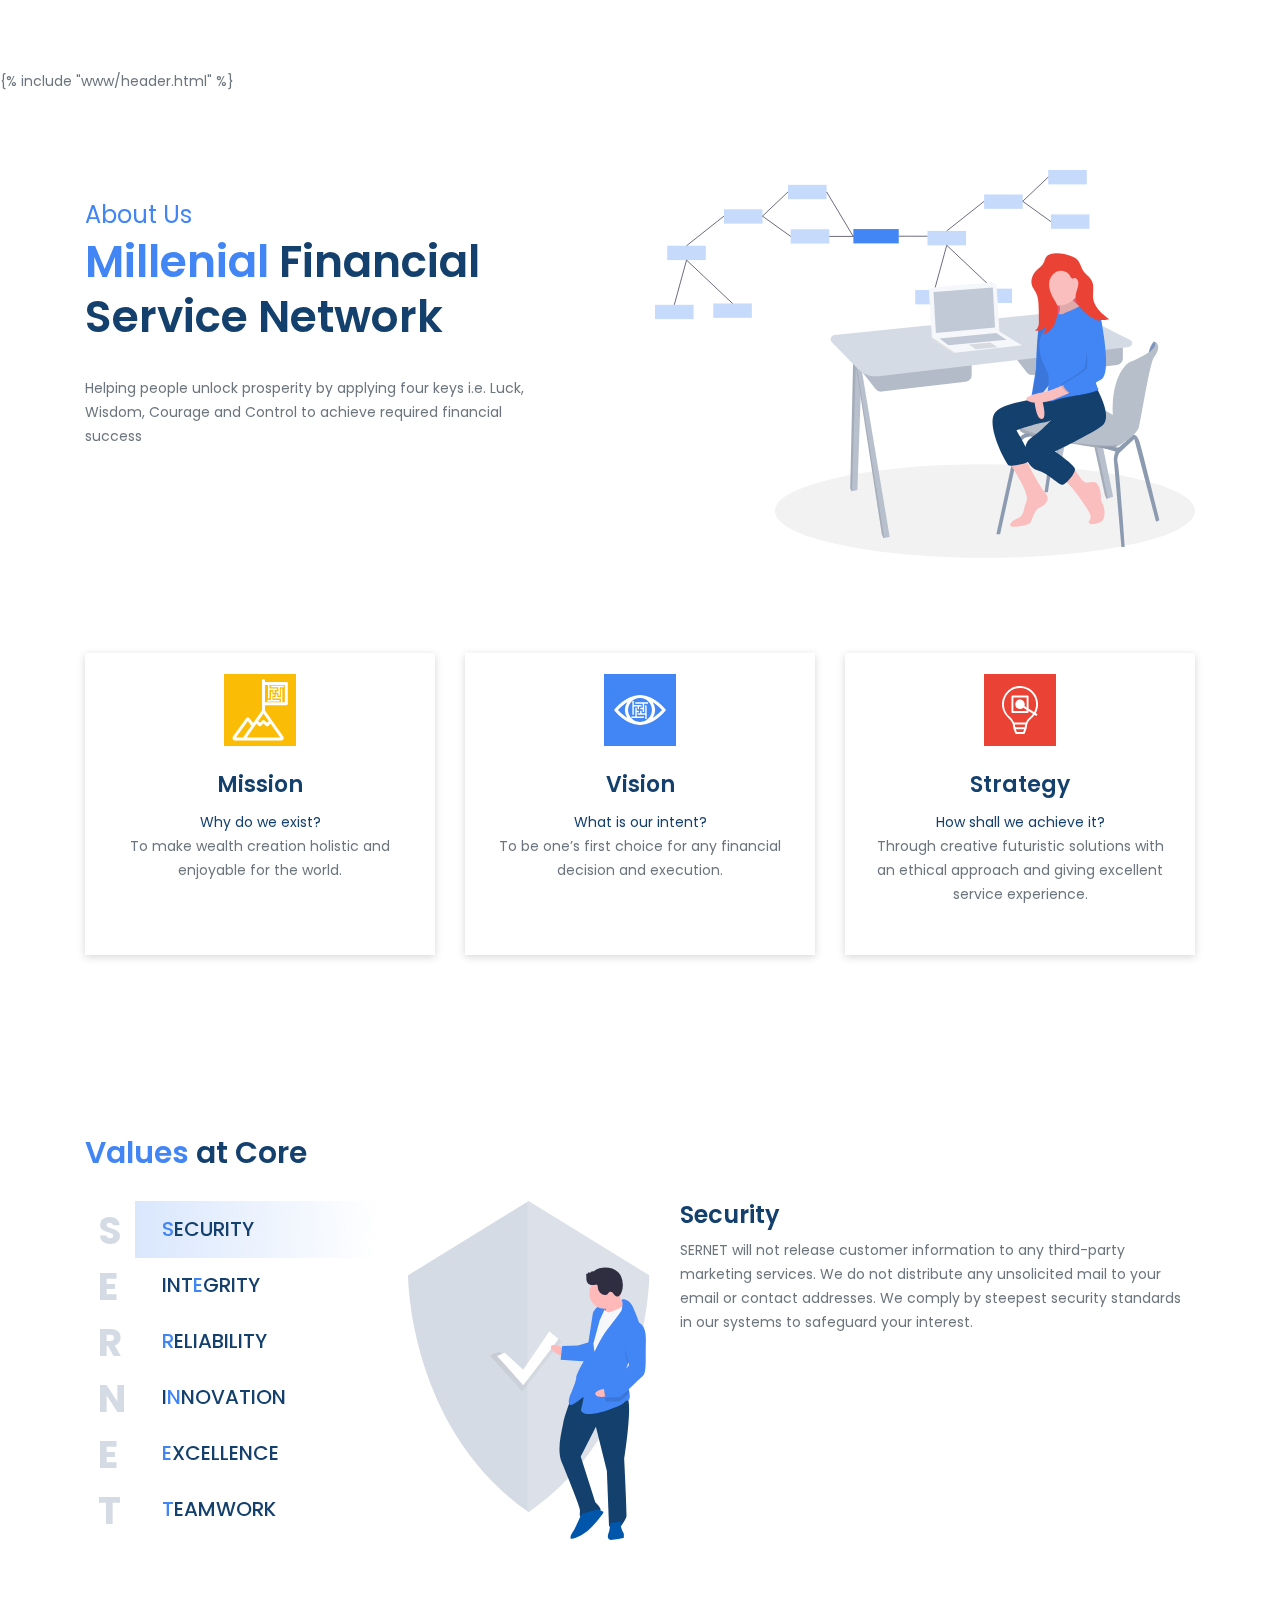
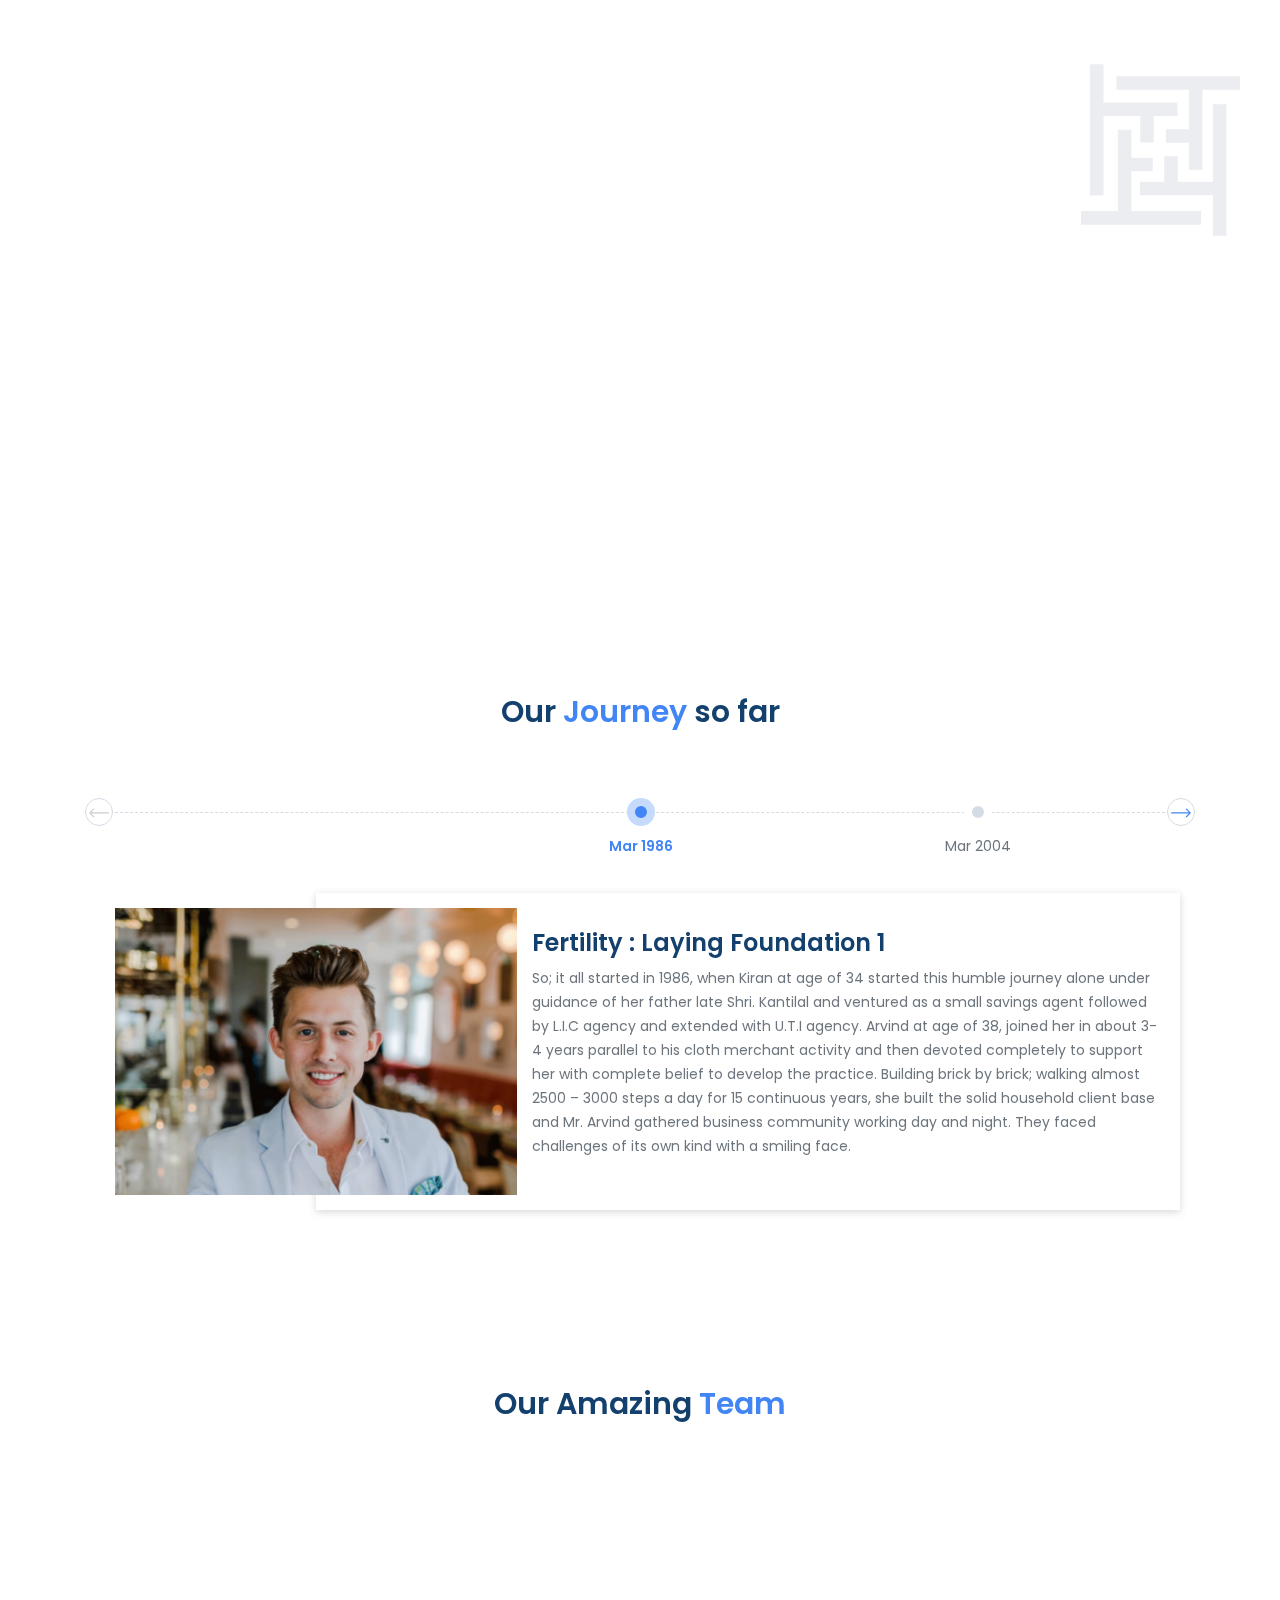
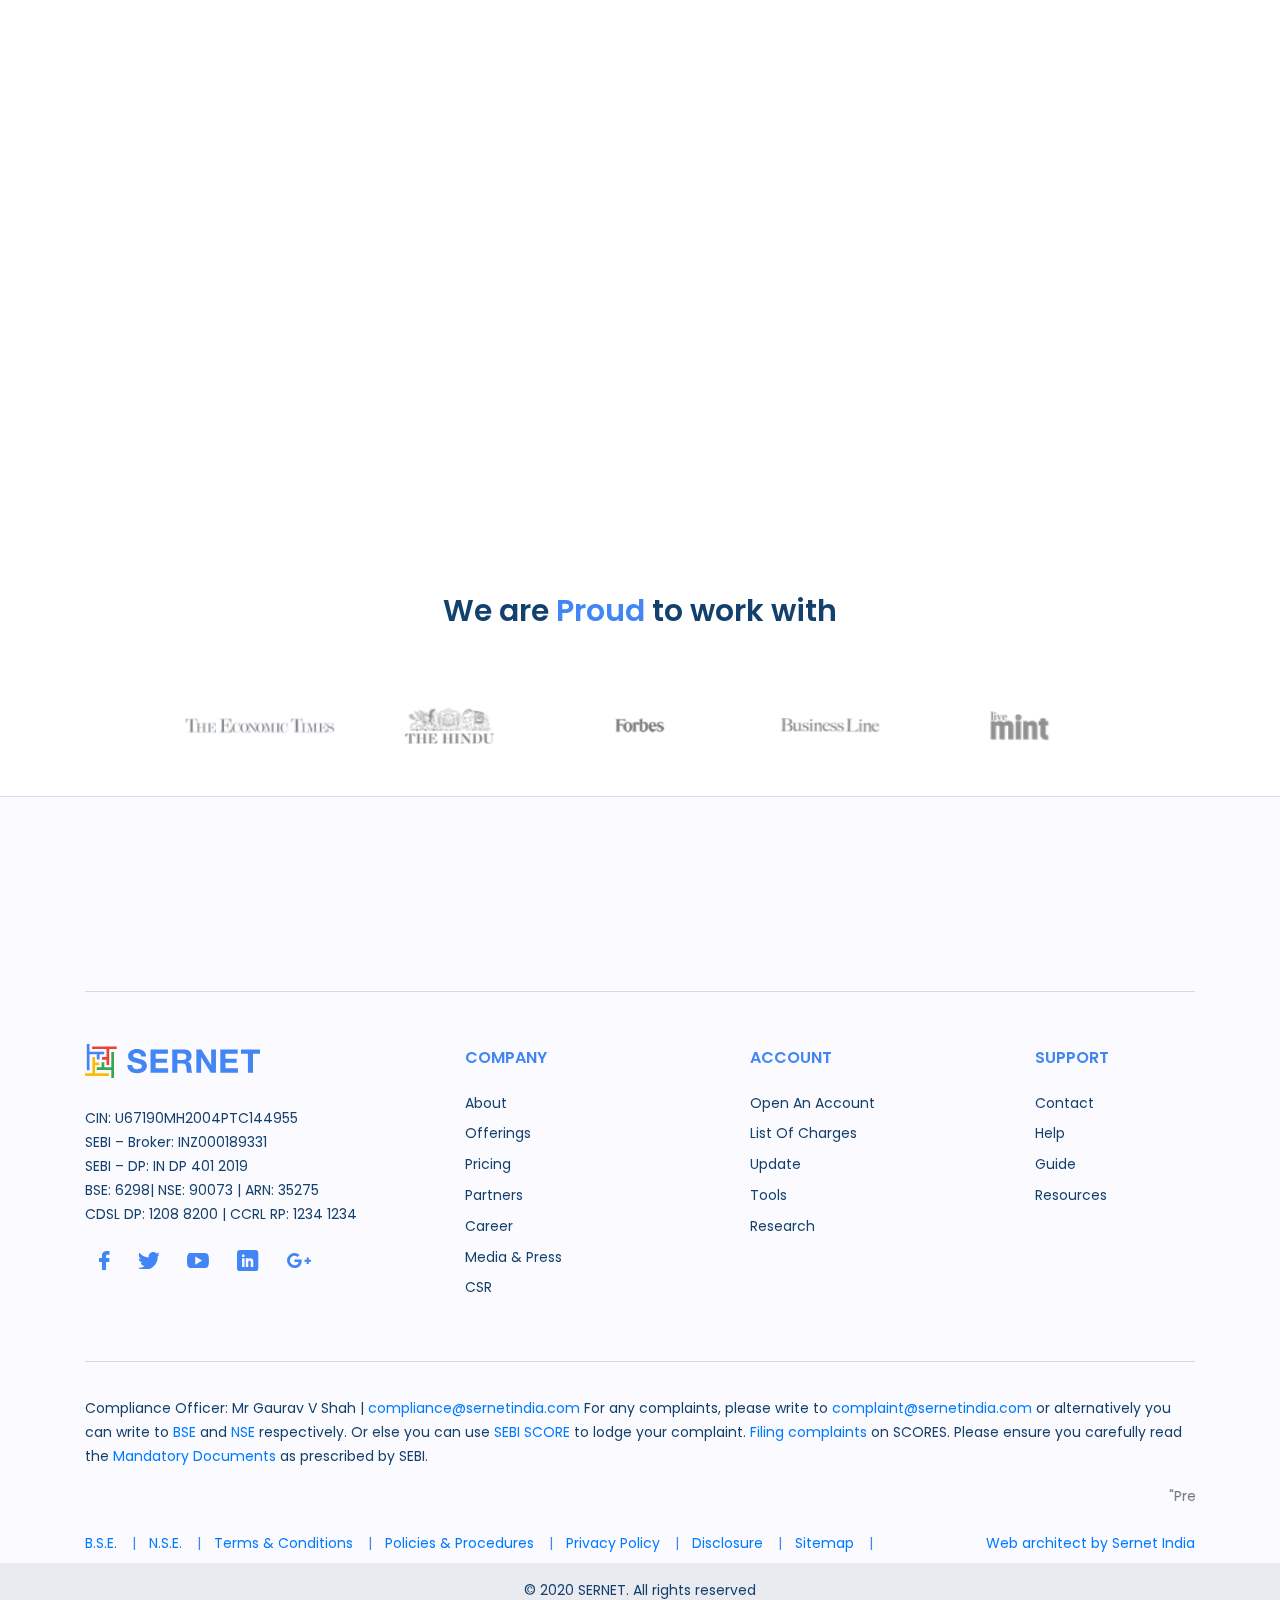
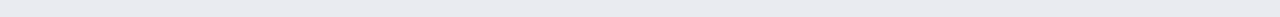
<file: bootstrap/www/about.html>
<!doctype html>
<html lang="en">
<head>
  <meta charset="utf-8">
  <meta name="viewport" content="width=device-width, initial-scale=1, shrink-to-fit=no">
  <link href="https://fonts.googleapis.com/css2?family=Poppins:wght@300;400;500;600;700&display=swap" rel="stylesheet">
  <link rel="stylesheet" href="https://stackpath.bootstrapcdn.com/bootstrap/4.4.1/css/bootstrap.min.css" integrity="sha384-Vkoo8x4CGsO3+Hhxv8T/Q5PaXtkKtu6ug5TOeNV6gBiFeWPGFN9MuhOf23Q9Ifjh" crossorigin="anonymous">
  <link rel="stylesheet" type="text/css" href="sernet_assets/css/style.css">
  <title>Sernet</title>
  <meta name="author" content="EnjoyFresh">
  <meta name="generator" content="EnjoyFresh">
  <meta name="theme-color" content="#4285F4">
  <meta name="description" content="">
  <link type="image/x-icon" rel="icon" href="sernet_assets/images/favicon.png"/>
  <link rel="apple-touch-icon" href="sernet_assets/images/favicon.png" />
</head>
<body data-target="#siteMenu">
  <div class="site-loader"></div>
  {% include "www/header.html" %}
  <main>

    <header class="header-about">
      <div class="container">
        <div class="row align-items-center">
          <div class="col-lg-6 offset-lg-1 order-lg-1">
            <div class="hero-media wow smoothenItUp" data-wow-delay=".3s" data-wow-duration="1s">
              <svg xmlns="http://www.w3.org/2000/svg" width="711" height="510.591" viewBox="0 0 711 510.591">
                  <rect width="50.796" height="18.917" transform="translate(433.344 32.229)" fill="#4285f4" opacity="0.3"/>
                  <rect width="50.796" height="18.917" transform="translate(517.77)" fill="#4285f4" opacity="0.3"/>
                  <rect width="50.796" height="18.917" transform="translate(521.273 58.503)" fill="#4285f4" opacity="0.3"/>
                  <rect width="50.796" height="18.917" transform="translate(358.727 80.222)" fill="#4285f4" opacity="0.3"/>
                  <rect width="50.796" height="18.917" transform="translate(342.613 157.992)" fill="#4285f4" opacity="0.3"/>
                  <rect width="50.796" height="18.917" transform="translate(419.332 156.24)" fill="#4285f4" opacity="0.3"/>
                  <path d="M803.76,14.856l-33.63,31.91,37.133,26.712" transform="translate(-285.99 -5.517)" fill="none" stroke="#3f3d56" stroke-miterlimit="10" stroke-width="1"/>
                  <line x1="49.219" y2="38.973" transform="translate(384.125 41.25)" fill="none" stroke="#3f3d56" stroke-miterlimit="10" stroke-width="1"/>
                  <path d="M585.4,216.54,601.515,157.7l60.6,57.1" transform="translate(-217.39 -58.563)" fill="none" stroke="#3f3d56" stroke-miterlimit="10" stroke-width="1"/>
                  <rect width="50.796" height="18.917" transform="translate(90.731 51.717)" fill="#4285f4" opacity="0.3"/>
                  <rect width="50.796" height="18.917" transform="translate(175.157 19.488)" fill="#4285f4" opacity="0.3"/>
                  <rect width="50.796" height="18.917" transform="translate(178.66 77.991)" fill="#4285f4" opacity="0.3"/>
                  <rect width="50.796" height="18.917" transform="translate(16.114 99.71)" fill="#4285f4" opacity="0.3"/>
                  <rect width="50.796" height="18.917" transform="translate(0 177.48)" fill="#4285f4" opacity="0.3"/>
                  <rect width="50.796" height="18.917" transform="translate(76.719 175.728)" fill="#4285f4" opacity="0.3"/>
                  <path d="M258.76,45.856l-33.63,31.91,37.133,26.712" transform="translate(-83.603 -17.029)" fill="none" stroke="#3f3d56" stroke-miterlimit="10" stroke-width="1"/>
                  <line x1="49.219" y2="38.973" transform="translate(41.512 60.738)" fill="none" stroke="#3f3d56" stroke-miterlimit="10" stroke-width="1"/>
                  <path d="M40.4,247.54,56.515,188.7l60.6,57.1" transform="translate(-15.003 -70.075)" fill="none" stroke="#3f3d56" stroke-miterlimit="10" stroke-width="1"/>
                  <line x2="57.605" transform="translate(229.456 87.449)" fill="none" stroke="#3f3d56" stroke-miterlimit="10" stroke-width="1"/>
                  <rect width="59.721" height="18.859" transform="translate(261.203 77.767)" fill="#4285f4"/>
                  <line x2="37.726" transform="translate(321.002 87.197)" fill="none" stroke="#3f3d56" stroke-miterlimit="10" stroke-width="1"/>
                  <line x1="34.964" y1="58.37" transform="translate(225.953 28.827)" fill="none" stroke="#3f3d56" stroke-miterlimit="10" stroke-width="1"/>
                  <ellipse cx="276.605" cy="61.607" rx="276.605" ry="61.607" transform="translate(157.79 387.376)" fill="#f2f2f2"/>
                  <path d="M874.123,391.611,847.15,526.752h-5.839l-.642-1-1.86-2.894,23.357-126.244,3.546-1.485Z" transform="translate(-311.494 -145.426)" fill="#b8c0ce"/>
                  <path d="M865.712,397.21,840.669,527.833l-1.86-2.894,23.357-126.244Z" transform="translate(-311.494 -147.505)" opacity="0.1"/>
                  <path d="M930.613,578.648l-6.935,2.235-1.685.545-2.225-5.005L881.6,402.33l3.968-.889,8.336-1.869Z" transform="translate(-327.386 -148.382)" fill="#b8c0ce"/>
                  <path d="M923.679,581.988l-1.685.545-2.225-5.005L881.6,403.434l3.968-.889Z" transform="translate(-327.386 -149.486)" opacity="0.1"/>
                  <path d="M424.437,391.611,418.32,566.794l-7.011,1.557-.5.111-1.947-3.615,3.893-171.569,3.746-.534Z" transform="translate(-151.833 -145.426)" fill="#b8c0ce"/>
                  <path d="M416.5,393.415l-5.195,175.606-.5.111-1.947-3.615,3.893-171.568Z" transform="translate(-151.833 -146.096)" opacity="0.1"/>
                  <path d="M464.642,630.61l-7.252,1.251-.812.139-2.224-4.727L419.039,398.422l1.018-.309,5.378-1.638Z" transform="translate(-155.611 -147.232)" fill="#b8c0ce"/>
                  <path d="M457.39,632.828l-.812.139-2.224-4.727L419.039,399.39l1.018-.309Z" transform="translate(-155.611 -148.2)" opacity="0.1"/>
                  <path d="M770.246,407.364l27,34.5a8.756,8.756,0,0,0,7.914,3.3L916,432.184a8.756,8.756,0,0,0,7.737-8.7V397.91Z" transform="translate(-307.721 -175.361)" fill="#b3bbc9"/>
                  <path d="M880.388,377.9H887.9v10.836a2.79,2.79,0,0,1-2.79,2.79h-1.929a2.79,2.79,0,0,1-2.79-2.79V377.9Z" transform="translate(-326.934 -140.334)" fill="#47465a"/>
                  <path d="M453.539,442.308l27,34.5a8.756,8.756,0,0,0,7.914,3.3L599.3,467.128a8.756,8.756,0,0,0,7.737-8.7V432.853Z" transform="translate(-190.111 -188.337)" fill="#b3bbc9"/>
                  <path d="M465.559,425.779l329.7-38.4a4.848,4.848,0,0,0,1.62-9.146L737.9,348.568a68.263,68.263,0,0,0-37.595-6.926L407.394,371.509A5.607,5.607,0,0,0,403.962,381l34.11,35A33.113,33.113,0,0,0,465.559,425.779Z" transform="translate(-171.11 -154.335)" fill="#d5dbe5"/>
                  <path d="M1078.488,405.166l-3.527-1.949s-3.807,2.8-6.909,14.61,5.8.128,5.8.128l3.893-8.064Z" transform="translate(-418.069 -177.331)" fill="#7d95bc"/>
                  <path d="M940.4,559.251s-3.615,16.962-5.283,21.689c-.818,2.314-4.766,4.43-9.143,6.048a61.218,61.218,0,0,1-11.99,3.128c-4.727.556-65.346-8.9-94.821-15.294-19.857-4.307-22.423-9.249-21.984-12.013a4.011,4.011,0,0,1,1.129-2.169s29.2-19.743,39.486-29.2,30.588-1.946,52.833,1.947S940.4,559.251,940.4,559.251Z" transform="translate(-317.707 -223.249)" fill="#b7bfcb"/>
                  <path d="M1047.39,403.217s13.625,8.9-32.256,27.251c0,0-24.938,14.061-21.692,71.982a15.886,15.886,0,0,0,2.309,7.356c4.734,7.786,14.878,27.5-2.029,29.942V544.2s30.588-15.294,33.924-28.363,14.459-85.645,20.021-92.319S1056.845,406.276,1047.39,403.217Z" transform="translate(-390.498 -177.331)" fill="#b7bfcb"/>
                  <path d="M925.972,608.22a61.213,61.213,0,0,1-11.99,3.128c-4.727.556-65.346-8.9-94.821-15.294-19.857-4.307-22.423-9.249-21.984-12.013,13.052,4.463,55.436,18.628,70.646,19.8,18.075,1.39,52.605,5.255,55.222,2.628C924.051,605.455,925.08,606.523,925.972,608.22Z" transform="translate(-317.706 -244.481)" opacity="0.1"/>
                  <path d="M749.457,728.094l26.417-120.682s4.727-12.791,15.572-12.235l10.01,5.006s-16.684-3.893-20.3,8.9-26.694,119.013-26.694,119.013Z" transform="translate(-300.001 -248.61)" fill="#8d9bb1"/>
                  <path d="M815.808,631.614l10.566-73.688H831.1l-10.845,73.688Z" transform="translate(-302.953 -207.187)" fill="#8d9bb1"/>
                  <path d="M1005.407,746.283,995.4,631.163s0-9.732,5.005-14.46,21.163-18.212,21.163-18.212,4.141-.975,7.478,8.48,26.417,104,26.417,104l-4.449,1.946-28.642-109-19.743,18.631s-3.893,6.952-1.946,13.347,9.176,110.393,9.176,110.393Z" transform="translate(-391.332 -249.836)" fill="#8d9bb1"/>
                  <path d="M927.717,579.158l25.026,7.229L958.3,581.1l-14.459-1.946Z" transform="translate(-344.51 -215.072)" fill="#8d9bb1"/>
                  <path d="M608.305,292.591l4.058,60.868,88.7-8.62-3.53-59.5a5.984,5.984,0,0,0-6.476-5.609l-77.287,6.5A5.984,5.984,0,0,0,608.305,292.591Z" transform="translate(-247.579 -131.466)" fill="#f6f7fb"/>
                  <path d="M699.218,356.53l-88.426,9.647-3.337.364-25.86-16.684v-3.615l87.869-7.913Z" transform="translate(-215.977 -125.639)" fill="#f6f7fb"/>
                  <path d="M610.792,371.075l-3.337.364-25.86-16.684v-3.237Z" transform="translate(-215.977 -130.537)" opacity="0.1"/>
                  <path d="M583.364,251.923l3.059,54.223,77.859-7.229L661.5,246.084Z" transform="translate(-216.634 -91.384)" fill="#c2c9d6"/>
                  <path d="M657.233,364.035l9.454,6.4,28.641-2.781-9.733-6.117Z" transform="translate(-244.065 -134.256)" fill="#a9b0bc" opacity="0.4"/>
                  <path d="M595.749,348.857l11.957,8.9,76.469-7.229-13.625-8.9Z" transform="translate(-221.233 -126.864)" fill="#c2c9d6"/>
                  <rect width="56.448" height="56.448" transform="translate(510.213 139.824)" fill="#ff6584"/>
                  <rect width="56.448" height="56.448" transform="translate(510.213 139.824)" opacity="0.1"/>
                  <path d="M876.358,301.726s7.963,21.566,0,25.548,28.534,0,28.534,0l10.285-8.295s-23.225-6.636-19.907-21.9S876.358,301.726,876.358,301.726Z" transform="translate(-346.704 -135.779)" fill="#fbbebe"/>
                  <path d="M876.358,301.726s7.963,21.566,0,25.548,28.534,0,28.534,0l10.285-8.295s-23.225-6.636-19.907-21.9S876.358,301.726,876.358,301.726Z" transform="translate(-346.704 -135.779)" opacity="0.1"/>
                  <path d="M773.056,649.52s29.861,42.137,24.884,53.75-2.322,18.912-12.276,22.894-12.608,11.281-3.982,10.949,19.907-2.654,21.566-5.64,5.64-17.253,11.281-19.244,16.257-9.622,8.626-18.912-26.859-43.509-25.374-46.971S773.056,649.52,773.056,649.52Z" transform="translate(-308.765 -267.247)" fill="#fbbebe"/>
                  <path d="M823.672,519.512s-61.713,3.982-77.638,18.912,13.935,70.671,17.253,71.335,29.2-1.991,28.2-9.29-18.58-37.161-18.58-37.161,22.893-8.295,35.5-10.285,26.543-11.281,26.543-11.281Z" transform="translate(-297.005 -220.518)" fill="#14406d"/>
                  <path d="M827.417,503.95s1,36.829,10.285,38.156,0-28.2,0-28.2l-.332-11.281Z" transform="translate(-328.952 -214.246)" fill="#fbbebe"/>
                  <path d="M854.051,350.609S836.8,345.632,833.48,358.9s-4.313,59.059-4.313,59.059l-5.972,36.5s10.949-3.318,13.271-1.659L850.4,435.215Z" transform="translate(-327.384 -157.456)" fill="#4285f4"/>
                  <path d="M854.051,350.609S836.8,345.632,833.48,358.9s-4.313,59.059-4.313,59.059l-5.972,36.5s10.949-3.318,13.271-1.659L850.4,435.215Z" transform="translate(-327.384 -151.326)" opacity="0.1"/>
                  <path d="M901.62,663.225s11.6,22.8,18.563,22.464,13.6-4.645,16.921,8.958-.664,9.954,3.318,17.917,4.645,21.9-2.986,25.216-14.6,3.65-14.931,0,6.636-3.65-1.327-16.59-24.884-36.5-31.852-38.819S901.62,663.225,901.62,663.225Z" transform="translate(-351.378 -273.886)" fill="#fbbebe"/>
                  <path d="M902.82,497.873s23.889,39.815,8.295,51.427-62.045,33.843-62.045,33.843,24.884,16.921,26.211,22.562-11.944,20.9-16.589,21.235-18.248-15.262-32.847-19.244-23.557-32.515-7.631-43.133,30.856-28.2,30.856-28.2l-4.642-25.544Z" transform="translate(-322.402 -212.482)" fill="#14406d"/>
                  <path d="M892.876,271.706c0,14.11-14.453,25.774-28.563,25.774a25.548,25.548,0,1,1,0-51.1C878.422,246.384,892.876,257.6,892.876,271.706Z" transform="translate(-333.166 -119.091)" fill="#fbbebe"/>
                  <path d="M871.043,338.533s22.894-9.954,22.894-11.281,13.272,2.986,16.258,5.64,4.645,2.323,6.636,7.631-9.954,54.745-9.954,54.745,6.636,38.156,10.286,41.806-29.529,8.958-29.529,8.958-21.9,3.981-25.548,5.64-10.285,3.982-8.958,0,6.968-6.968-2.654-11.944c0,0,3.318-16.258,0-23.557s-18.58-33.843-6.3-53.086,17.917-26.211,17.917-26.211S866.4,340.524,871.043,338.533Z" transform="translate(-333.426 -149.03)" fill="#4285f4"/>
                  <path d="M868.287,489.428s-25.88,11.478-33.677,12.541S803.256,509,816.2,514.312s32.515-2.654,32.515-2.654l27.539-11.613Z" transform="translate(-323.371 -209.346)" fill="#fbbebe"/>
                  <path d="M923.219,343.365s9.557-4.623,12.211,11.635,11.944,67.685,0,75.316-39.483,19.907-39.483,19.907-16.258-10.949-8.627-14.931,25.88-15.262,28.534-19.244,5.336-48.423.691-55.722S923.219,343.365,923.219,343.365Z" transform="translate(-350.44 -154.88)" opacity="0.1"/>
                  <path d="M924.37,337.425s13.272-.664,15.926,15.594,11.945,67.685,0,75.316-39.483,19.907-39.483,19.907-16.258-10.949-8.627-14.931,25.88-15.262,28.534-19.244-1.991-45.456-6.636-52.755S924.37,337.425,924.37,337.425Z" transform="translate(-352.247 -152.898)" fill="#4285f4"/>
                  <path d="M852.091,218.423c-4.073.554-8.442,2.044-10.492,5.608-1,1.744-1.327,3.789-2.1,5.646-2.132,5.125-7.31,8.186-11.048,12.289-4.872,5.348-7.291,13.406-4.418,20.045,1.113,2.571,2.919,4.773,4.29,7.217,3.823,6.817,4.027,15,4.136,22.817l.214,15.365a22.086,22.086,0,0,1-.648,6.977,7.472,7.472,0,0,1-4.521,5.04,11.718,11.718,0,0,0,13.646-4.66,11.975,11.975,0,0,1-3.66,10.624c6.083-1.433,11.184-5.857,14.4-11.216s4.7-11.594,5.372-17.807a23.344,23.344,0,0,0-.561-9.822,30.754,30.754,0,0,0-3.218-6.18c-3.121-5.126-5.932-10.578-6.938-16.494s0-12.408,3.846-17.019a15.374,15.374,0,0,1,12.142-5.568,13.518,13.518,0,0,1,11.271,6.9c.887,1.671,2.151,3.935,3.949,3.348a9.762,9.762,0,0,0,.974-.478c2.006-.913,4.284.888,5.168,2.906,2.79,6.366-2.35,13.316-2.881,20.246-.494,6.447,3.1,12.526,7.4,17.358A57.03,57.03,0,0,0,916.29,308.7a7.827,7.827,0,0,1-4.045-2.513,53.1,53.1,0,0,0,13.049-1.094c-4.668-3.518-9.37-7.066-13.267-11.423s-6.984-9.628-7.825-15.413c-1.128-7.764,1.763-16.171-1.543-23.286-3.023-6.5-10.519-10.139-13.256-16.769-2.781-6.734-4.583-12.584-11.945-15.515C869.422,219.484,860.773,217.241,852.091,218.423Z" transform="translate(-327.237 -108.589)" fill="#ea4335"/>
                  </svg>
            </div>
          </div>
          <div class="col-lg-5">
            <div class="hero-copy">
              <div class="hero-caption wow smoothenItUp" data-wow-duration="1s" data-wow-delay=".2s">
                <div class="hero-lead text-primary">About Us</div>
                <h1 class="title"><span class="text-primary">Millenial</span> Financial Service Network</h1>
                <p class="text">Helping people unlock prosperity by applying four keys i.e. Luck, Wisdom, Courage and Control to achieve required financial success
                </p>
              </div>

            </div>
          </div>
        </div>
      </div>
    </header>


    <section class="section-content section-goals">
      <div class="container">

        <div class="row">
          <div class="goal-item media-copy-card col-12 col-lg-4 wow fadeInUp" data-wow-delay=".3s" data-wow-duration="1s">
            <div class="media-copy-card__inner align-items-center">
              <div class="media-copy-card__media bg-warning">
                <img src="sernet_assets/images/about-mission-icon.svg" alt="Mission" class="img-fluid mx-auto d-block">
              </div>
              <div class="media-copy-card__copy align-items-center">
                <h3 class="title">Mission</h3>
                <div class="deck text-dark">Why do we exist?</div>
                <p class="text text-center">
                  To make wealth creation holistic and enjoyable for the world.
                </p>
              </div>

            </div>
          </div>

          <div class="goal-item media-copy-card col-12 col-lg-4 wow fadeInUp" data-wow-delay=".4s" data-wow-duration="1.1s">
            <div class="media-copy-card__inner align-items-center">
              <div class="media-copy-card__media bg-primary">
                <img src="sernet_assets/images/about-vision-icon.svg" alt="Vision" class="img-fluid mx-auto d-block">
              </div>
              <div class="media-copy-card__copy align-items-center">
                <h3 class="title">Vision</h3>
                <div class="deck text-dark">What is our intent?</div>
                <p class="text text-center">
                  To be one’s first choice for any financial decision and execution.
                </p>
              </div>

            </div>
          </div>

          <div class="goal-item media-copy-card col-12 col-lg-4 wow fadeInUp" data-wow-delay=".5s" data-wow-duration="1.2s">
            <div class="media-copy-card__inner align-items-center">
              <div class="media-copy-card__media bg-danger justify-content-center">
                <img src="sernet_assets/images/about-strategy-icon.svg" alt="Strategy" class="img-fluid mx-auto d-block">
              </div>
              <div class="media-copy-card__copy align-items-center">
                <h3 class="title">Strategy</h3>
                <div class="deck text-dark">How shall we achieve it?</div>
                <p class="text text-center">
                  Through creative futuristic solutions with an ethical approach and giving excellent service experience.
                </p>
              </div>

            </div>
          </div>
        </div>
      </div>
    </section>

    <section class="section-content section-values">
      <div class="container">
        <div class="section-heading">
          <h2 class="title"><span class="text-primary">Values</span> at Core</h2>
        </div>

        <div class="row values-tabs">
          <div class="col-12 col-md-5 col-lg-4 col-xl-3">
            <ul class="nav nav-tabs nav-pills flex-column"  role="tablist">
              <li class="nav-item">
                <a href="#tab-security" class="nav-link active" data-toggle="tab" role="tab" aria-controls="tab-Security" aria-selected="true" data-lead="S"><span class="text-primary">S</span>ECURITY</a>
              </li>
              <li class="nav-item">
                <a href="#tab-integrity" class="nav-link" data-toggle="tab" role="tab" aria-controls="tab-Integrity" aria-selected="false" data-lead="E">INT<span class="text-primary">E</span>GRITY</a>
              </li>
              <li class="nav-item">
                <a href="#tab-reliablity" class="nav-link" data-toggle="tab" role="tab" aria-controls="tab-Reliability" aria-selected="false" data-lead="R"><span class="text-primary">R</span>ELIABILITY</a>
              </li>
              <li class="nav-item">
                <a href="#tab-innovation" class="nav-link" data-toggle="tab" role="tab" aria-controls="tab-Innovation" aria-selected="false" data-lead="N">I<span class="text-primary">N</span>NOVATION</a>
              </li>
              <li class="nav-item">
                <a href="#tab-excellence" class="nav-link" data-toggle="tab" role="tab" aria-controls="tab-Excellence" aria-selected="false" data-lead="E"><span class="text-primary">E</span>XCELLENCE</a>
              </li>
              <li class="nav-item">
                <a href="#tab-teamwork" class="nav-link" data-toggle="tab" role="tab" aria-controls="tab-Teamwork" aria-selected="false" data-lead="T"><span class="text-primary">T</span>EAMWORK</a>
              </li>
            </ul>
          </div>

          <div class="col-12 col-md-7 col-lg-8 col-xl-9">
            <div class="tab-content">
              <div class="tab-pane fade show active" id="tab-security" role="tabpanel" aria-labelled-by="tab-security-pane">
                <div class="row">
                  <div class="col-12 col-lg-5 col-xl-4">
                    <div class="media">
                      <img class="img-fluid mx-auto d-block" src="sernet_assets/images/tab-security-img.svg" alt="">
                    </div>
                  </div>
                  <div class="col-12 col-lg-7 col-xl-8">
                    <div class="copy">
                      <h4 class="title">Security</h4>
                      <div class="text">
                        <p>SERNET will not release customer information to any third-party marketing services. We do not distribute any unsolicited mail to your email or contact addresses. We comply by steepest security standards in our systems to safeguard your interest.</p>
                      </div>
                    </div>
                  </div>
                </div>
              </div>
              <div class="tab-pane fade" id="tab-integrity" role="tabpanel" aria-labelled-by="tab-integrity-pane">
                <div class="row">
                  <div class="col-12 col-lg-5 col-xl-4">
                    <div class="media">
                      <img class="img-fluid mx-auto d-block" src="sernet_assets/images/tab-security-img.svg" alt="">
                    </div>
                  </div>
                  <div class="col-12 col-lg-7 col-xl-8">
                    <div class="copy">
                      <h4 class="title">Integrity</h4>
                      <div class="text">
                        <p>SERNET will not release customer information to any third-party marketing services. We do not distribute any unsolicited mail to your email or contact addresses. We comply by steepest security standards in our systems to safeguard your interest.</p>
                      </div>
                    </div>
                  </div>
                </div>
              </div>
              <div class="tab-pane fade" id="tab-reliablity" role="tabpanel" aria-labelled-by="tab-reliablity-pane">
                <div class="row">
                  <div class="col-12 col-lg-5 col-xl-4">
                    <div class="media">
                      <img class="img-fluid mx-auto d-block" src="sernet_assets/images/tab-security-img.svg" alt="">
                    </div>
                  </div>
                  <div class="col-12 col-lg-7 col-xl-8">
                    <div class="copy">
                      <h4 class="title">Reliablity</h4>
                      <div class="text">
                        <p>SERNET will not release customer information to any third-party marketing services. We do not distribute any unsolicited mail to your email or contact addresses. We comply by steepest security standards in our systems to safeguard your interest.</p>
                      </div>
                    </div>
                  </div>
                </div>
              </div>
              <div class="tab-pane fade" id="tab-innovation" role="tabpanel" aria-labelled-by="tab-innovation-pane">
                <div class="row">
                  <div class="col-12 col-lg-5 col-xl-4">
                    <div class="media">
                      <img class="img-fluid mx-auto d-block" src="sernet_assets/images/tab-security-img.svg" alt="">
                    </div>
                  </div>
                  <div class="col-12 col-lg-7 col-xl-8">
                    <div class="copy">
                      <h4 class="title">Innovation</h4>
                      <div class="text">
                        <p>SERNET will not release customer information to any third-party marketing services. We do not distribute any unsolicited mail to your email or contact addresses. We comply by steepest security standards in our systems to safeguard your interest.</p>
                      </div>
                    </div>
                  </div>
                </div>
              </div>
              <div class="tab-pane fade" id="tab-excellence" role="tabpanel" aria-labelled-by="tab-excellence-pane">
                <div class="row">
                  <div class="col-12 col-lg-5 col-xl-4">
                    <div class="media">
                      <img class="img-fluid mx-auto d-block" src="sernet_assets/images/tab-security-img.svg" alt="">
                    </div>
                  </div>
                  <div class="col-12 col-lg-7 col-xl-8">
                    <div class="copy">
                      <h4 class="title">Security</h4>
                      <div class="text">
                        <p>SERNET will not release customer information to any third-party marketing services. We do not distribute any unsolicited mail to your email or contact addresses. We comply by steepest security standards in our systems to safeguard your interest.</p>
                      </div>
                    </div>
                  </div>
                </div>
              </div>
              <div class="tab-pane fade" id="tab-teamwork" role="tabpanel" aria-labelled-by="tab-teamwork-pane">
                <div class="row">
                  <div class="col-12 col-lg-5 col-xl-4">
                    <div class="media">
                      <img class="img-fluid mx-auto d-block" src="sernet_assets/images/tab-security-img.svg" alt="">
                    </div>
                  </div>
                  <div class="col-12 col-lg-7 col-xl-8">
                    <div class="copy">
                      <h4 class="title">Teamwork</h4>
                      <div class="text">
                        <p>SERNET will not release customer information to any third-party marketing services. We do not distribute any unsolicited mail to your email or contact addresses. We comply by steepest security standards in our systems to safeguard your interest.</p>
                      </div>
                    </div>
                  </div>
                </div>
                </div>
              </div>
            </div>
          </div>
        </div>
      </div>
    </section>

    <section class="section-content section-about">
      <div class="container">
        <div class="row logo-sticker align-items-center">
          <div class="col-12  col-lg-4">
            <div class="media mb-3 wow fadeInUp" data-wow-delay=".3s" data-wow-duration="1s">
              <img class="img-fluid mx-auto d-block" src="sernet_assets/images/brief-img.png" alt="">
            </div>
          </div>
          <div class="col-12 col-lg-8 col-xl-7 offset-xl-1">
            <div class="copy wow fadeInUp" data-wow-delay=".4s" data-wow-duration="1.1s">
              <h3 class="title"><span class="text-primary">Brief</span> About Us</h3>
              <div class="text">
                <p>
                Lorem ipsum dolor sit amet, consetetur sadipscing elitr, sed diam nonumy eirmod tempor invidunt ut labore et dolore magna aliquyam erat, sed diam voluptua. At vero eos et accusam et justo duo dolores et ea rebum. Stet clita kasd gubergren, no sea takimata sanctus est Lorem ipsum dolor sit amet. Lorem ipsum dolor sit amet, consetetur sadipscing elitr, sed diam nonumy eirmod tempor invidunt ut labore et dolore magna aliquyam erat, sed diam voluptua. At vero eos et accusam et justo duo dolores et ea rebum. Stet clita kasd gubergren, no sea takimata sanctus est</p>
                <p>Lorem ipsum dolor sit amet. Lorem ipsum dolor sit amet, consetetur sadipscing elitr, sed diam nonumy eirmod tempor invidunt ut labore et dolore magna aliquyam erat, sed diam voluptua. At vero eos et accusam et justo duo dolores et ea rebum. Stet clita kasd gubergren, no sea takimata sanctus est Lorem ipsum dolor sit amet. Lorem ipsum dolor sit amet, consetetur sadipscing elitr, sed diam nonumy eirmod tempor invidunt ut labore et dolore magna aliquyam erat, sed diam voluptua. At vero eos et accusam et justo duo dolores et ea rebum. Stet clita kasd gubergren, no sea takimata sanctus est Lorem ipsum dolor sit amet</p>
              </div>
            </div>
          </div>
        </div>
      </div>
    </section>

    <section class="section-content section-journey">
      <div class="container">

        <div class="section-heading text-center">
          <h2 class="title">Our <span class="text-primary">Journey</span> so far</h2>
        </div>

        <div class="row">
          <div class="col-lg-12">

            <div class="timeline timeline--x">
              <div class="timeline-nav">
                <div class="timeline-nav__item" data-date="Mar 1986"><span></span></div>
                <div class="timeline-nav__item" data-date="Mar 2004"><span></span></div>
                <div class="timeline-nav__item" data-date="Mar 2010"><span></span></div>
                <div class="timeline-nav__item" data-date="Mar 2014"><span></span></div>
                <div class="timeline-nav__item" data-date="Mar 2020"><span></span></div>
              </div>
              <div class="timeline-content">

                <div class="timeline-content__item">
                  <div class="timeline-content__inner">
                    <div class="media">
                      <img src="sernet_assets/images/timeline-1.png" class="img-fluid mx-auto d-block" alt="">
                    </div>
                    <div class="copy">
                      <h4 class="title">Fertility : Laying Foundation 1</h4>
                      <div class="text">
                        <p>So; it all started in 1986, when Kiran at age of 34 started this humble journey alone under guidance of her father late Shri. Kantilal and ventured as a small savings agent followed by L.I.C agency and extended with U.T.I agency. Arvind at age of 38, joined her in about 3-4 years parallel to his cloth merchant activity and then devoted completely to support her with complete belief to develop the practice. Building brick by brick; walking almost 2500 – 3000 steps a day for 15 continuous years, she built the solid household client base and Mr. Arvind gathered business community working day and night. They faced challenges of its own kind with a smiling face.</p>
                      </div>
                    </div>
                  </div>
                </div>


                <div class="timeline-content__item">
                  <div class="timeline-content__inner">
                  <div class="media">
                    <img src="sernet_assets/images/timeline-1.png" class="img-fluid mx-auto d-block" alt="">
                  </div>
                  <div class="copy">
                    <h4 class="title">Fertility : Laying Foundation 2</h4>
                    <div class="text">
                      <p>So; it all started in 1986, when Kiran at age of 34 started this humble journey alone under guidance of her father late Shri. Kantilal and ventured as a small savings agent followed by L.I.C agency and extended with U.T.I agency. Arvind at age of 38, joined her in about 3-4 years parallel to his cloth merchant activity and then devoted completely to support her with complete belief to develop the practice. Building brick by brick; walking almost 2500 – 3000 steps a day for 15 continuous years, she built the solid household client base and Mr. Arvind gathered business community working day and night. They faced challenges of its own kind with a smiling face.</p>
                    </div>
                  </div>
                </div>
              </div>

                <div class="timeline-content__item">
                  <div class="timeline-content__inner">
                    <div class="media">
                      <img src="sernet_assets/images/timeline-1.png" class="img-fluid mx-auto d-block" alt="">
                    </div>
                    <div class="copy">
                      <h4 class="title">Fertility : Laying Foundation 3</h4>
                      <div class="text">
                        <p>So; it all started in 1986, when Kiran at age of 34 started this humble journey alone under guidance of her father late Shri. Kantilal and ventured as a small savings agent followed by L.I.C agency and extended with U.T.I agency. Arvind at age of 38, joined her in about 3-4 years parallel to his cloth merchant activity and then devoted completely to support her with complete belief to develop the practice. Building brick by brick; walking almost 2500 – 3000 steps a day for 15 continuous years, she built the solid household client base and Mr. Arvind gathered business community working day and night. They faced challenges of its own kind with a smiling face.</p>
                      </div>
                    </div>
                  </div>
                </div>

                <div class="timeline-content__item">
                  <div class="timeline-content__inner">
                    <div class="media">
                      <img src="sernet_assets/images/timeline-1.png" class="img-fluid mx-auto d-block" alt="">
                    </div>
                    <div class="copy">
                      <h4 class="title">Fertility : Laying Foundation 4</h4>
                      <div class="text">
                        <p>So; it all started in 1986, when Kiran at age of 34 started this humble journey alone under guidance of her father late Shri. Kantilal and ventured as a small savings agent followed by L.I.C agency and extended with U.T.I agency. Arvind at age of 38, joined her in about 3-4 years parallel to his cloth merchant activity and then devoted completely to support her with complete belief to develop the practice. Building brick by brick; walking almost 2500 – 3000 steps a day for 15 continuous years, she built the solid household client base and Mr. Arvind gathered business community working day and night. They faced challenges of its own kind with a smiling face.</p>
                      </div>
                    </div>
                  </div>
                </div>

                <div class="timeline-content__item">
                  <div class="timeline-content__inner">
                    <div class="media">
                      <img src="sernet_assets/images/timeline-1.png" class="img-fluid mx-auto d-block" alt="">
                    </div>
                    <div class="copy">
                      <h4 class="title">Fertility : Laying Foundation 5</h4>
                      <div class="text">
                        <p>So; it all started in 1986, when Kiran at age of 34 started this humble journey alone under guidance of her father late Shri. Kantilal and ventured as a small savings agent followed by L.I.C agency and extended with U.T.I agency. Arvind at age of 38, joined her in about 3-4 years parallel to his cloth merchant activity and then devoted completely to support her with complete belief to develop the practice. Building brick by brick; walking almost 2500 – 3000 steps a day for 15 continuous years, she built the solid household client base and Mr. Arvind gathered business community working day and night. They faced challenges of its own kind with a smiling face.</p>
                      </div>
                    </div>
                  </div>
                </div>

              </div>
            </div>

          </div>
        </div>

      </div>
    </section>

    <section class="section-content section-team">
      <div class="container">
        <div class="section-heading text-center">
          <h2 class="title">Our Amazing <span class="text-primary">Team</span></h2>
        </div>

        <div class="row">
          <div class="col-12 col-lg-4">
            <div class="teams-card text-center mb-5 wow fadeInUp" data-wow-delay=".3s" data-wow-duration="1s">
              <div class="media mb-4">
                <img src="sernet_assets/images/dp-arvind.jpg" alt="" class="img-fluid mx-auto d-block">
              </div>
              <div class="copy">
                <h3 class="title">Arvind J. Vora</h3>
                <div class="sub-text text-primary">Non Executive Chairman</div>
                <div class="text mb-4">Arvind is responsible to oversee finance functions and mentor young management.</div>
                <a class="link" href="#">
                  <svg xmlns="http://www.w3.org/2000/svg" width="24" height="24" viewBox="0 0 24 24"><defs><style>.a{fill:none;}.b{fill:#bcbcbc;}</style></defs><g transform="translate(1.35 1.35)"><circle class="a" cx="12" cy="12" r="12" transform="translate(-1.35 -1.35)"/><path class="b" d="M22.25,22.153h.005V14.34c0-3.822-.823-6.766-5.291-6.766a4.638,4.638,0,0,0-4.178,2.3h-.062V7.931H8.489V22.152H12.9V15.11c0-1.854.351-3.647,2.648-3.647,2.262,0,2.3,2.116,2.3,3.766v6.924Z" transform="translate(-0.955 -0.852)"/><path class="b" d="M.4,7.977H4.812V22.2H.4Z" transform="translate(-0.045 -0.897)"/><path class="b" d="M2.558,0A2.57,2.57,0,1,0,5.116,2.558,2.559,2.559,0,0,0,2.558,0Z"/></g></svg>
                </a>
              </div>
            </div>
          </div>

          <div class="col-12 col-lg-4">
            <div class="teams-card text-center mb-5 wow fadeInUp" data-wow-delay=".4s" data-wow-duration="1.1s">
              <div class="media mb-4">
                <img src="sernet_assets/images/dp-bhavesh.jpg" alt="" class="img-fluid mx-auto d-block">
              </div>
              <div class="copy">
                <h3 class="title">Bhavesh Vora</h3>
                <div class="sub-text text-primary">MD, CEO</div>
                <div class="text mb-4">Bhavesh is responsible to oversee key business decisions and drive the development agenda.</div>
                <a class="link" href="#">
                  <svg xmlns="http://www.w3.org/2000/svg" width="24" height="24" viewBox="0 0 24 24"><defs><style>.a{fill:none;}.b{fill:#bcbcbc;}</style></defs><g transform="translate(1.35 1.35)"><circle class="a" cx="12" cy="12" r="12" transform="translate(-1.35 -1.35)"/><path class="b" d="M22.25,22.153h.005V14.34c0-3.822-.823-6.766-5.291-6.766a4.638,4.638,0,0,0-4.178,2.3h-.062V7.931H8.489V22.152H12.9V15.11c0-1.854.351-3.647,2.648-3.647,2.262,0,2.3,2.116,2.3,3.766v6.924Z" transform="translate(-0.955 -0.852)"/><path class="b" d="M.4,7.977H4.812V22.2H.4Z" transform="translate(-0.045 -0.897)"/><path class="b" d="M2.558,0A2.57,2.57,0,1,0,5.116,2.558,2.559,2.559,0,0,0,2.558,0Z"/></g></svg>
                </a>
              </div>
            </div>
          </div>

          <div class="col-12 col-lg-4">
            <div class="teams-card text-center mb-5 wow fadeInUp" data-wow-delay=".5s" data-wow-duration="1.2s">
              <div class="media mb-4">
                <img src="sernet_assets/images/dp-bhumika.jpg" alt="" class="img-fluid mx-auto d-block">
              </div>
              <div class="copy">
                <h3 class="title">Bhumika Vora</h3>
                <div class="sub-text text-primary">Head HR</div>
                <div class="text mb-4">Bhumika is responsible to oversee training & development functions and nurture human resources.</div>
                <a class="link" href="#">
                  <svg xmlns="http://www.w3.org/2000/svg" width="24" height="24" viewBox="0 0 24 24"><defs><style>.a{fill:none;}.b{fill:#bcbcbc;}</style></defs><g transform="translate(1.35 1.35)"><circle class="a" cx="12" cy="12" r="12" transform="translate(-1.35 -1.35)"/><path class="b" d="M22.25,22.153h.005V14.34c0-3.822-.823-6.766-5.291-6.766a4.638,4.638,0,0,0-4.178,2.3h-.062V7.931H8.489V22.152H12.9V15.11c0-1.854.351-3.647,2.648-3.647,2.262,0,2.3,2.116,2.3,3.766v6.924Z" transform="translate(-0.955 -0.852)"/><path class="b" d="M.4,7.977H4.812V22.2H.4Z" transform="translate(-0.045 -0.897)"/><path class="b" d="M2.558,0A2.57,2.57,0,1,0,5.116,2.558,2.559,2.559,0,0,0,2.558,0Z"/></g></svg>
                </a>
              </div>
            </div>
          </div>

        </div>

      </div>
    </section>

    <section class="section-content section-press">
      <div class="container">
        <div class="section-heading text-center">
          <h2 class="title">We are <span class="text-primary">Proud</span> to  work with</h2>
        </div>
        <div class="row align-items-center">
          <div class="col-12 col-sm-6 col-md-4 col-xl-2 offset-xl-1 press-item">
            <img src="sernet_assets/images/tet.png" srcset="sernet_assets/images/tet@2x.png 1000w" alt="" class="img-fluid d-block mx-auto">
          </div>
          <div class="col-12 col-sm-6 col-md-4 col-xl-2 press-item">
            <img src="sernet_assets/images/the-hindu.png" srcset="sernet_assets/images/the-hindu@2x.png 1000w" alt="" class="img-fluid d-block mx-auto" width="90">
          </div>
          <div class="col-12 col-sm-6 col-md-4 col-xl-2 press-item">
            <img src="sernet_assets/images/forbes.png" srcset="sernet_assets/images/forbes@2x.png 1000w" alt="" class="img-fluid d-block mx-auto" width="50">
          </div>
          <div class="col-12 col-sm-6 col-md-4 col-xl-2 press-item">
            <img src="sernet_assets/images/businessline.png" srcset="sernet_assets/images/businessline@2x.png 1000w" alt="" class="img-fluid d-block mx-auto" width="100">
          </div>
          <div class="col-12 col-sm-6 col-md-4 col-xl-2 press-item">
            <img src="sernet_assets/images/mint.png" srcset="sernet_assets/images/mint@2x.png 1000w" alt="" class="img-fluid d-block mx-auto" width="60">
          </div>
        </div>
      </div>
    </section>
  </main>

  <footer>
    <div class="container">
      <div class="footer-top">

        <div class="row">
          <div class="col-12 col-md-6 col-lg-4">
            <div class="footer-cta wow smoothenItUp" data-wow-delay=".3s" data-wow-duration="1s">
              <span class="footer-cta-icon">
                <svg class="svg-icon-phone" xmlns="http://www.w3.org/2000/svg" width="50" height="50" viewBox="0 0 50 50"><defs></defs><g transform="translate(-236.782 -6913.428)"><circle class="a" cx="25" cy="25" r="25" transform="translate(236.782 6913.428)"/><g transform="translate(237.198 6914.126)"><path class="b" d="M48.881,39.392a7.231,7.231,0,0,0-2.218-4.969c-2.667-2.572-4.9-4.056-7.032-4.672-2.936-.848-5.655-.077-8.081,2.293l-.011.011-2.582,2.562a38.69,38.69,0,0,1-8.141-6.3l-.251-.251a38.694,38.694,0,0,1-6.3-8.14l2.563-2.582.011-.011c2.37-2.427,3.141-5.146,2.293-8.082-.616-2.13-2.1-4.365-4.672-7.032A7.267,7.267,0,0,0,4.379,1.861l-.055.049q-.038.034-.074.071A15.494,15.494,0,0,0,0,13.329C.04,21.18,4.354,30.158,11.542,37.345a46.542,46.542,0,0,0,4.578,3.987A1.91,1.91,0,0,0,18.444,38.3a42.759,42.759,0,0,1-4.2-3.656C7.75,28.153,3.854,20.177,3.82,13.31a11.8,11.8,0,0,1,3.1-8.595L6.931,4.7a3.435,3.435,0,0,1,4.784.173c4.944,5.127,4.586,7.548,2.4,9.788l-3.54,3.566a1.91,1.91,0,0,0-.389,2.122,38.586,38.586,0,0,0,7.678,10.42l.251.251A38.58,38.58,0,0,0,28.536,38.7a1.909,1.909,0,0,0,2.122-.389l3.566-3.54c2.24-2.185,4.661-2.542,9.788,2.4a3.435,3.435,0,0,1,.173,4.784l-.014.015a11.762,11.762,0,0,1-8.507,3.1h-.087a24.761,24.761,0,0,1-9.423-2.231,1.91,1.91,0,0,0-1.513,3.507,28.171,28.171,0,0,0,10.916,2.543h.107a15.46,15.46,0,0,0,11.242-4.25c.024-.024.048-.049.07-.074l.05-.055A7.231,7.231,0,0,0,48.881,39.392Z" transform="translate(0 -0.002)"/></g></g></svg>
              </span>
              <a class="footer-cta-link" href="tel:+919998811124" target="_blank">+91 99988 11124</a>
            </div>
          </div>

          <div class="col-12 col-md-6 col-lg-4">
            <div class="footer-cta wow smoothenItUp" data-wow-delay=".3s" data-wow-duration="1s">
              <span class="footer-cta-icon">
                <svg class="svg-icon-mail" xmlns="http://www.w3.org/2000/svg" width="50" height="50" viewBox="0 0 50 50"><defs></defs><g transform="translate(-674.564 -6898.543)"><circle class="a" cx="25" cy="25" r="25" transform="translate(674.564 6898.543)"/><g transform="translate(675.178 6904.939)"><path class="b" d="M46.846,82.495a1.9,1.9,0,0,0,1.9-1.9V68.117A7.626,7.626,0,0,0,41.133,60.5H7.617A7.626,7.626,0,0,0,0,68.117V90.112a7.626,7.626,0,0,0,7.617,7.617H41.133a7.626,7.626,0,0,0,7.617-7.617,1.9,1.9,0,0,0-3.809,0,3.813,3.813,0,0,1-3.809,3.809H7.617a3.813,3.813,0,0,1-3.809-3.809V68.521L20.353,78.808a7.57,7.57,0,0,0,8.045,0L44.942,68.521v12.07A1.9,1.9,0,0,0,46.846,82.495Zm-20.46-6.921a3.785,3.785,0,0,1-4.022,0L5.4,65.024a3.788,3.788,0,0,1,2.22-.715H41.133a3.788,3.788,0,0,1,2.22.715Z" transform="translate(0 -60.5)"/></g></g></svg>
              </span>
              <a class="footer-cta-link" href="mailto:provinceit@gmail.com" target="_blank">Provinceit@gmail.com</a>
            </div>
          </div>

          <div class="col-12 col-md-6 col-lg-4">
            <div class="footer-cta footer-cta--address wow smoothenItUp" data-wow-delay=".3s" data-wow-duration="1s">
              <span class="footer-cta-icon">
                <svg class="svg-icon-location" xmlns="http://www.w3.org/2000/svg" width="50" height="50" viewBox="0 0 50 50"><defs></defs><g transform="translate(-236.42 -6867.524)"><circle class="a" cx="25" cy="25" r="25" transform="translate(236.42 6867.524)"/><g transform="translate(241.387 6867.546)"><g transform="translate(2.747 2.747)"><g transform="translate(0 0)"><path class="b" d="M12.168,0a12.168,12.168,0,1,0,3.337,23.872,1.947,1.947,0,1,0-1.066-3.745A8.263,8.263,0,1,1,20.1,14.549a1.947,1.947,0,1,0,3.73,1.118A12.176,12.176,0,0,0,12.168,0Z" transform="translate(17.208 0) rotate(45)"/></g></g><g transform="translate(0)"><path class="b" d="M85.061,5.837A19.955,19.955,0,0,0,51,19.936,20.852,20.852,0,0,0,54.3,31.064,59.266,59.266,0,0,0,61.338,39.8a66.454,66.454,0,0,1,7.39,9.132,1.947,1.947,0,0,0,1.646.907h1.168a1.947,1.947,0,0,0,1.646-.907,66.455,66.455,0,0,1,7.39-9.132,59.255,59.255,0,0,0,7.041-8.737,20.854,20.854,0,0,0,3.294-11.132A19.826,19.826,0,0,0,85.061,5.837ZM77.7,37.176a80.24,80.24,0,0,0-6.745,8.083,80.223,80.223,0,0,0-6.745-8.083c-5-5.471-9.31-10.2-9.317-17.239a16.062,16.062,0,0,1,32.123,0C87.013,26.98,82.7,31.7,77.7,37.176Z" transform="translate(-51.003 0)"/></g></g></g></svg>
              </span>
              <address>B 201 Hemu Classic Premises CS Ltd<br> 67 S V Road, Opp Newera Cinema, Malad West<br> Mumbai 400064, Maharashtra, India
            </address>
          </div>
          </div>
        </div>
      </div>
        <div class="footer-middle">
          <div class="row">
            <div class="col-12 col-md-6 col-lg-4">
              <div class="footer-logo">
                <svg class="brand-logo" xmlns="http://www.w3.org/2000/svg" width="245.964" height="48" viewBox="0 0 245.964 48">
                  <g transform="translate(-92.004 -157.008)">
                    <g transform="translate(92.004 157.008)">
                      <path class="brand-blue" d="M101.95,167.747V157.008H98.16v36.764h3.79V171.537h10.283v7.391h3.79v-7.391h6.633v-3.79Z" transform="translate(-95.652 -157.008)"/>
                      <path class="brand-red" d="M116.422,165.225v3.79H136.7V180.1h-6.443v3.79H136.7v7.58h3.79V169.015h10.518v-3.79Z" transform="translate(-106.473 -161.877)"/>
                      <path class="brand-green" d="M152.935,184.527v21.7h-9.854v-7.106h-3.79v7.106h-6.822v3.79h20.467v11.37h3.79V184.527Z" transform="translate(-115.982 -173.386)"/>
                      <path class="brand-yellow" d="M106.122,224.9V213.716h5.969v-3.79h-5.969v-7.8h-3.79V224.9H92v3.79h33.637V224.9Z" transform="translate(-92.004 -183.813)"/>
                    </g>
                    <g transform="translate(151.491 163.966)">
                      <g transform="translate(0 0)">
                        <path class="brand-blue" d="M226.178,196.595c0,4.328,3.38,6.015,7.217,6.015,2.51,0,6.347-.729,6.347-4.055,0-3.508-4.886-4.1-9.682-5.376-4.837-1.276-9.726-3.145-9.726-9.252,0-6.653,6.3-9.841,12.2-9.841,6.8,0,13.058,2.961,13.058,10.48h-6.942c-.227-3.918-3.012-4.922-6.436-4.922-2.283,0-4.934.957-4.934,3.692,0,2.506,1.554,2.825,9.726,4.921,2.376.592,9.682,2.1,9.682,9.478,0,5.968-4.7,10.435-13.563,10.435-7.213,0-13.972-3.554-13.879-11.574Z" transform="translate(-219.24 -174.085)"/>
                        <g transform="translate(32.619 0.775)">
                          <path class="brand-blue" d="M299.3,175.988h24.386V182H306.47v6.971h15.8v5.558h-15.8v7.974h17.579v6.014H299.3Z" transform="translate(-299.298 -175.988)"/>
                        </g>
                        <g transform="translate(63.137 0.775)">
                          <path class="brand-blue" d="M374.2,175.988h17.582c5.845,0,9.541,4.055,9.541,8.976,0,3.826-1.551,6.7-5.157,8.156v.091c3.513.911,4.521,4.328,4.748,7.609.138,2.05.089,5.876,1.368,7.7h-7.168c-.866-2.05-.777-5.194-1.141-7.791-.5-3.417-1.826-4.921-5.432-4.921h-7.169V208.52H374.2Zm7.172,14.717h7.853c3.2,0,4.93-1.367,4.93-4.647,0-3.144-1.732-4.511-4.93-4.511h-7.853Z" transform="translate(-374.199 -175.988)"/>
                        </g>
                        <g transform="translate(97.033 0.775)">
                          <path class="brand-blue" d="M457.394,175.988h7.124l13.608,21.825h.093V175.988h6.711V208.52h-7.168L464.2,186.741h-.089V208.52h-6.715Z" transform="translate(-457.394 -175.988)"/>
                        </g>
                        <g transform="translate(130.745 0.775)">
                          <path class="brand-blue" d="M540.135,175.988h24.386V182H547.307v6.971h15.8v5.558h-15.8v7.974h17.579v6.014H540.135Z" transform="translate(-540.135 -175.988)"/>
                        </g>
                        <g transform="translate(159.767 0.775)">
                          <path class="brand-blue" d="M621.136,182h-9.771v-6.016h26.71V182H628.3V208.52h-7.169Z" transform="translate(-611.365 -175.988)"/>
                        </g>
                      </g>
                    </g>
                  </g>
                </svg>
              </div>
              <ul class="footer-copy list-unstyled">
                <li>CIN: U67190MH2004PTC144955</li>
                <li>SEBI – Broker: INZ000189331</li>
                <li>SEBI – DP: IN DP 401 2019</li>
                <li>BSE: 6298| NSE: 90073 | ARN: 35275</li>
                <li>CDSL DP: 1208 8200 | CCRL RP: 1234 1234</li>
              </ul>

              <div class="social-icons">
                <a href="//www.facebook.com/" title="Follow us on Facebook" target="_blank">
                <svg class="svg-icon-facebook" xmlns="http://www.w3.org/2000/svg" width="10.543" height="19.5" viewBox="0 0 10.543 19.5"><defs></defs><g transform="translate(-1086 -53)"><path class="a" d="M32.223,0,29.694,0a4.441,4.441,0,0,0-4.677,4.8V7.012H22.475a.4.4,0,0,0-.4.4v3.206a.4.4,0,0,0,.4.4h2.543V19.1a.4.4,0,0,0,.4.4h3.317a.4.4,0,0,0,.4-.4v-8.09H32.1a.4.4,0,0,0,.4-.4V7.41a.4.4,0,0,0-.4-.4H29.13V5.136c0-.9.215-1.359,1.389-1.359h1.7a.4.4,0,0,0,.4-.4V.4A.4.4,0,0,0,32.223,0Z" transform="translate(1063.923 53)"/></g></svg>
              </a>
              <a href="//www.twitter.com/" title="Follow us on Twitter" target="_blank">
                <svg class="svg-icon-twitter" xmlns="http://www.w3.org/2000/svg" width="21.938" height="17.82" viewBox="0 0 21.938 17.82"><defs></defs><g transform="translate(0)"><path class="a" d="M21.939,59.549a8.987,8.987,0,0,1-2.584.709,4.519,4.519,0,0,0,1.978-2.488,9.073,9.073,0,0,1-2.86,1.093,4.5,4.5,0,0,0-7.669,4.1,12.777,12.777,0,0,1-9.275-4.7,4.506,4.506,0,0,0,1.393,6.007,4.5,4.5,0,0,1-2.038-.565v.056a4.5,4.5,0,0,0,3.609,4.413,4.559,4.559,0,0,1-1.186.158,4.319,4.319,0,0,1-.847-.084,4.5,4.5,0,0,0,4.2,3.126A9.029,9.029,0,0,1,1.074,73.3,9.565,9.565,0,0,1,0,73.236a12.721,12.721,0,0,0,6.9,2.025,12.716,12.716,0,0,0,12.8-12.8l-.015-.583A8.987,8.987,0,0,0,21.939,59.549Z" transform="translate(-0.001 -57.441)"/></g></svg>
              </a>
              <a href="//www.youtube.com/" title="Subscribe us on YouTube" target="_blank">
                <svg class="svg-icon-youtube" xmlns="http://www.w3.org/2000/svg" width="21.938" height="15.083" viewBox="0 0 21.938 15.083"><defs></defs><g transform="translate(0 0)"><path class="a" d="M21.006,81.453c-.6-1.059-1.241-1.253-2.556-1.327C17.136,80.037,13.833,80,10.972,80s-6.171.037-7.484.125-1.959.269-2.56,1.329S0,84.331,0,87.537v.011c0,3.192.315,5.027.928,6.073s1.246,1.25,2.559,1.34,4.618.122,7.485.122,6.165-.045,7.479-.121,1.961-.281,2.556-1.34c.618-1.046.931-2.881.931-6.073v-.011C21.938,84.331,21.625,82.511,21.006,81.453ZM8.227,91.655V83.428l6.856,4.113Z" transform="translate(0 -80)"/></g></svg>
              </a>
              <a href="//www.linkedin.com/" target="_blank" title="Join us on Linkedin">
                <svg class="svg-icon-linkedin" xmlns="http://www.w3.org/2000/svg" width="21.298" height="21.298" viewBox="0 0 21.298 21.298"><defs></defs><path class="a" d="M18.178,0H3.12A3.124,3.124,0,0,0,0,3.12V18.178A3.124,3.124,0,0,0,3.12,21.3H18.178a3.124,3.124,0,0,0,3.12-3.12V3.12A3.124,3.124,0,0,0,18.178,0ZM7.529,16.889h-2.5V8.153h2.5Zm0-9.983h-2.5v-2.5h2.5Zm8.735,9.983h-2.5V11.9a1.248,1.248,0,1,0-2.5,0v4.992h-2.5V8.153h2.5v.47a5.41,5.41,0,0,1,1.872-.47,3.267,3.267,0,0,1,3.12,3.315Zm0,0"/></svg>
              </a>
              <a href="//www.google.com/" target="_blank" title="Find us on Google">
                <svg class="svg-icon-google" xmlns="http://www.w3.org/2000/svg" width="24" height="15" viewBox="0 0 24 15"><defs></defs><g transform="translate(0 -4.5)"><path class="a" d="M21.823,9H19.636v2.177H17.459v2.187h2.177v2.177h2.187V13.364H24V11.177H21.823Z"/><path class="a" d="M7.5,19.5c4.328,0,7.2-3.038,7.2-7.326a6.408,6.408,0,0,0-.122-1.248H7.5V13.5h4.257A4.062,4.062,0,0,1,7.5,16.737a4.738,4.738,0,0,1,0-9.475,4.213,4.213,0,0,1,2.988,1.156l2.036-1.954A7.172,7.172,0,0,0,7.5,4.5a7.5,7.5,0,0,0,0,15Z"/></g></svg>
              </a>
            </div>
          </div>
          <div class="col-12 col-sm-6 col-md-3 col-lg-3">
            <div class="title text-primary">
              COMPANY
            </div>
            <ul class="footer-links list-unstyled">
              <li><a href="about.html">About</a></li>
              <li><a href="#">offerings</a></li>
              <li><a href="#">Pricing</a></li>
              <li><a href="#">Partners</a></li>
              <li><a href="#">Career</a></li>
              <li><a href="#">Media &amp; Press</a></li>
              <li><a href="#">CSR</a></li>
            </ul>
          </div>
          <div class="col-12 col-sm-6 col-md-3 col-lg-3">
            <div class="title text-primary">
              ACCOUNT
            </div>
            <ul class="footer-links list-unstyled">
              <li><a href="#">Open an Account</a></li>
              <li><a href="#">List of Charges</a></li>
              <li><a href="#">Update</a></li>
              <li><a href="#">Tools</a></li>
              <li><a href="#">Research</a></li>
            </ul>
          </div>
          <div class="col-12 col-md-6 col-lg-2">
            <div class="title text-primary">
              SUPPORT
            </div>
            <ul class="footer-links list-unstyled">
              <li><a href="#">Contact</a></li>
              <li><a href="#">Help</a></li>
              <li><a href="#">Guide</a></li>
              <li><a href="#">Resources</a></li>
            </ul>
          </div>
        </div>
      </div>
      <div class="footer-lower">
        <p class="compliance">Compliance Officer: Mr Gaurav V Shah | <a href="mailto:compliance@sernetindia.com" target="_blank">compliance@sernetindia.com</a> For any complaints, please write to <a href="mailto:complaint@sernetindia.com" target="_blank">complaint@sernetindia.com</a> or alternatively you can write to <a target="_blank" href="#">BSE</a> and <a target="_blank" href="#">NSE</a> respectively. Or else you can use <a href="#" target="_blank">SEBI SCORE</a> to lodge your complaint. <a href="#" target="_blank">Filing complaints</a> on SCORES. Please ensure you carefully read the <a href="#" target="_blank">Mandatory Documents</a> as prescribed by SEBI.</p>
        <marquee class="marquee-copy" direction="left" scrollamount="3.5">
          <p class="disclaimer">"Prevent Unauthorized Transactions in your demat account. Update your Mobile Number with your Depository Participant. Receive alerts on your Registered Mobile for all debit and other important transactions in your Demat Account directly from CDSL on the same day. Issued in the interest of investors.” | “KYC is one time exercise while dealing in securities markets – once KYC is done through a SEBI registered intermediary (Broker, DP, Mutual Fund etc.), you need not undergo the same process again when you approach another intermediary.” | “No need to issue cheques by investors while subscribing to IPO. Just write the bank account number and sign in the application form to authorise your bank to make payment in case of allotment. No worries for refund as the money remains in investor’s account.” | “Research services offered by SERNET Financial Services Pvt. Ltd, is provided through tie ups with independent SEBI registered research analysts.” | “Mutual Fund Investments are subject to market risks. Please read all scheme related documents carefully before investing.” | “The Stock Exchange, Mumbai is not in any manner answerable, responsible or liable to any person or persons for any acts of omission or commission, errors, mistakes and/or violation, actual or perceived, by us or our partners, agents, associates etc., of any of the Rules, Regulations, Bye-laws of the Stock Exchange, Mumbai, SEBI Act or any other laws in force from time to time” | “The Stock Exchange, Mumbai is not answerable, responsible or liable for any information on this Website or for any services rendered by our employees, our servants, and us."</p>
        </marquee>

        <ul class="site-map nav list-inline mb-2">
          <li class="list-inline-item"><a href="#">B.S.E.</a></li>
          <li class="list-inline-item"><a href="#">N.S.E.</a></li>
          <li class="list-inline-item"><a href="#">Terms &amp; Conditions</a></li>
          <li class="list-inline-item"><a href="#">Policies &amp; Procedures</a></li>
          <li class="list-inline-item"><a href="#">Privacy Policy</a></li>
          <li class="list-inline-item"><a href="#">Disclosure</a></li>
          <li class="list-inline-item"><a href="#">Sitemap</a></li>
          <li class="list-inline-item ml-auto">
             <a href="#" class="ml-auto">Web architect by Sernet India</a>
          </li>
        </ul>
      </div>
    </div>
    <div class="footer-bottom text-center">
      <div class="container">&copy; 2020 SERNET. All rights reserved</div>
    </div>
  </footer>

<script type="text/javascript" src="sernet_assets/js/jquery-3.3.1.min.js"></script>
<script src="https://stackpath.bootstrapcdn.com/bootstrap/4.4.1/js/bootstrap.min.js" integrity="sha384-wfSDF2E50Y2D1uUdj0O3uMBJnjuUD4Ih7YwaYd1iqfktj0Uod8GCExl3Og8ifwB6" crossorigin="anonymous"></script>
<script type="text/javascript" src="sernet_assets/js/slick.min.js"></script>
<script type="text/javascript" src="sernet_assets/js/wow.min.js"></script>
<script src="sernet_assets/js/script.js"></script>
<script>
  new WOW().init();

  $(document).ready(function() {

    $('.timeline-nav').slick({
      slidesToShow: 1,
      slidesToScroll: 1,
      asNavFor: '.timeline-content',
      dots: false,
      infinite: false,
      centerMode: true,
      focusOnSelect: true,
      mobileFirst: true,
      responsive: [
        {
          breakpoint: 520,
          settings: {
            slidesToShow: 2
          }
        },
        {
          breakpoint: 768,
          settings: {
            slidesToShow: 3
          }
        },

      ],
      prevArrow: '<button type="button" class="slick-prev"><svg xmlns="http://www.w3.org/2000/svg" width="32" height="32" viewBox="0 0 32 32"><defs><style>.prev-a{fill:none;}.prev-b{fill:#4285f4;}</style></defs><circle class="prev-a" cx="16" cy="16" r="16"/><path class="prev-b" d="M4.819,11.5a.87.87,0,0,1,.007,1.225L.778,16.776H25.651a.865.865,0,0,1,0,1.731H.784l4.048,4.054a.876.876,0,0,1-.007,1.225.862.862,0,0,1-1.218-.007l-5.486-5.526h0a.972.972,0,0,1-.18-.273.826.826,0,0,1-.067-.333.868.868,0,0,1,.246-.606l5.486-5.526A.848.848,0,0,1,4.819,11.5Z" transform="translate(3.9 -1.735)"/></svg></button>',
      nextArrow: '<button type="button" class="slick-next"><svg xmlns="http://www.w3.org/2000/svg" width="32" height="32" viewBox="0 0 32 32"><defs><style>.next-a{fill:none;}.next-b{fill:#4285f4;}</style></defs><g transform="translate(-357 -2602.018)"><circle class="next-a" cx="16" cy="16" r="16" transform="translate(357 2602.018)"/><path class="next-b" d="M19.566,11.5a.87.87,0,0,0-.007,1.225l4.048,4.054H-1.266a.862.862,0,0,0-.859.865.862.862,0,0,0,.859.865H23.6l-4.048,4.054a.876.876,0,0,0,.007,1.225.862.862,0,0,0,1.218-.007l5.486-5.526h0a.972.972,0,0,0,.18-.273.826.826,0,0,0,.067-.333.868.868,0,0,0-.246-.606l-5.486-5.526A.848.848,0,0,0,19.566,11.5Z" transform="translate(360.716 2600.283)"/></g></svg></button>'
    });

     $('.timeline-content').slick({
      slidesToShow: 1,
      slidesToScroll: 1,
      arrows: false,
      fade: true,
      dots: false,
      asNavFor: '.timeline-nav'
    });

  });
</script>
</body>
</html>
</file>
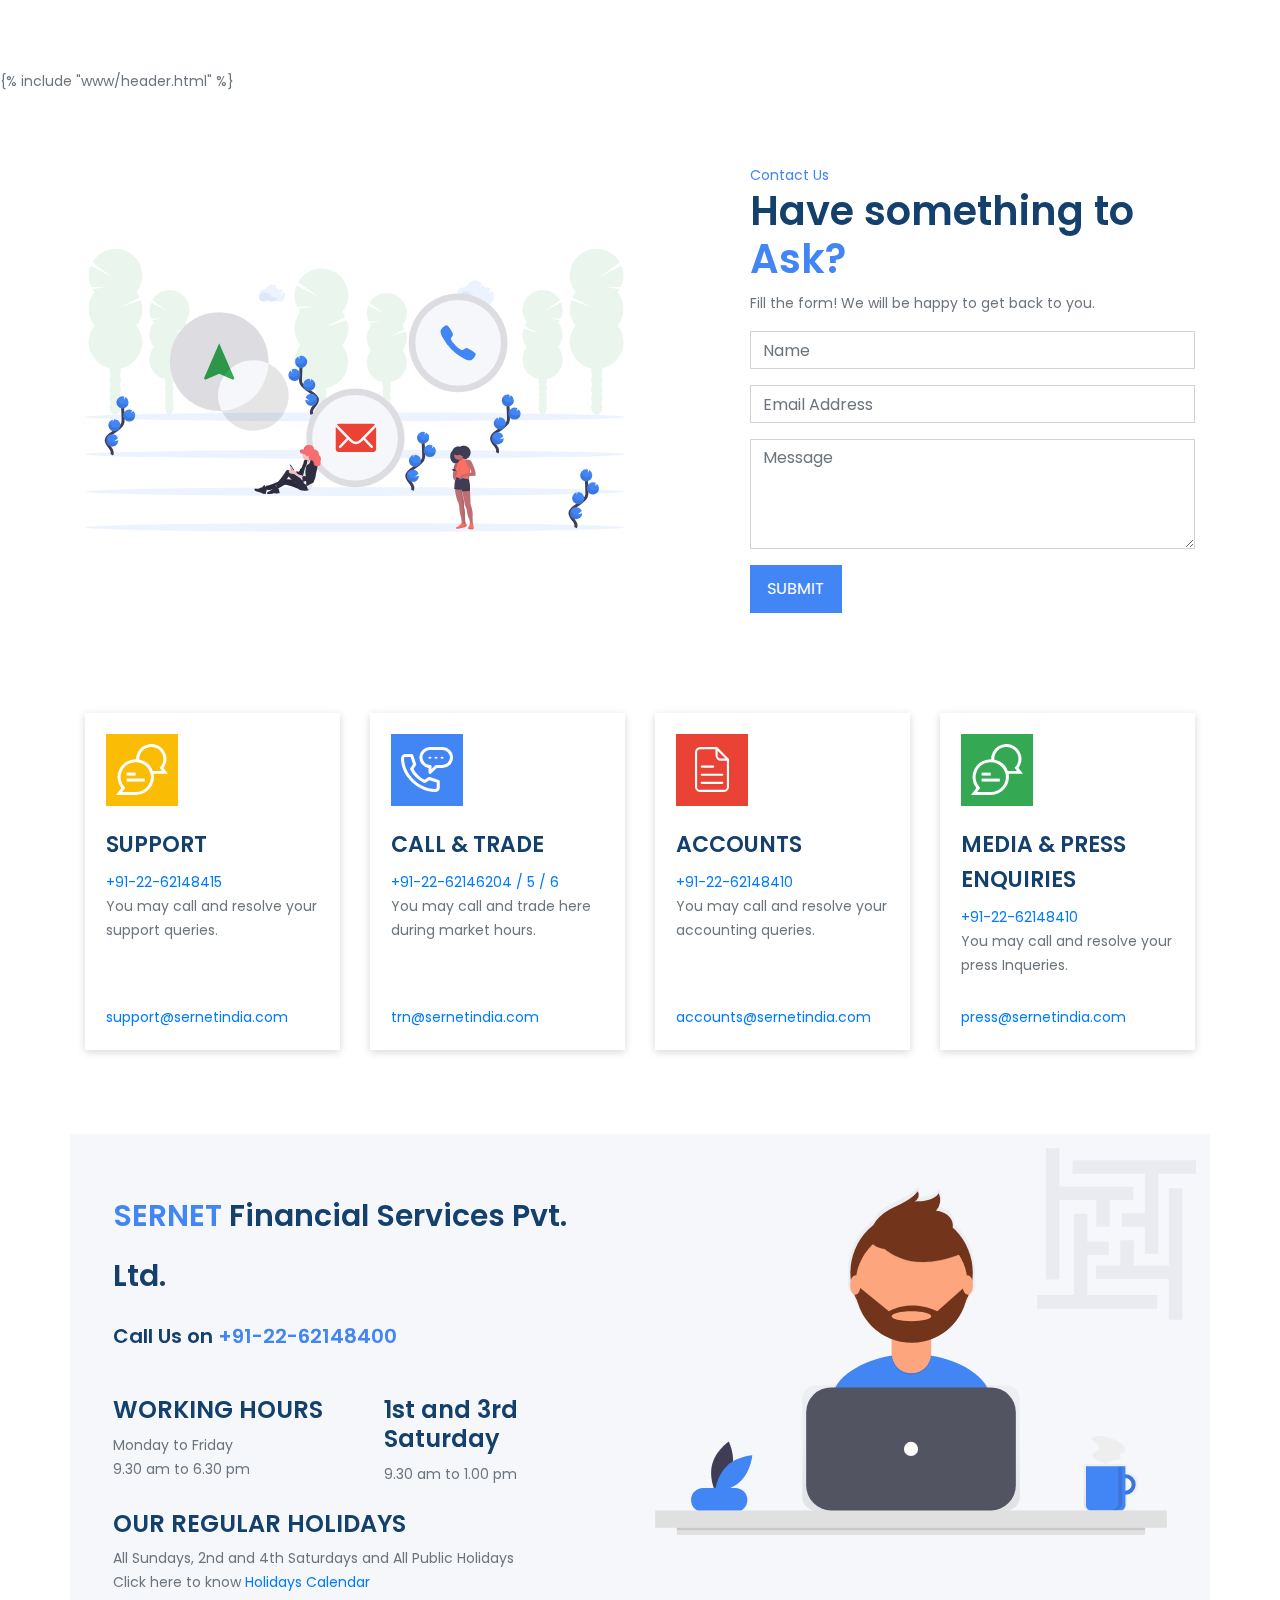
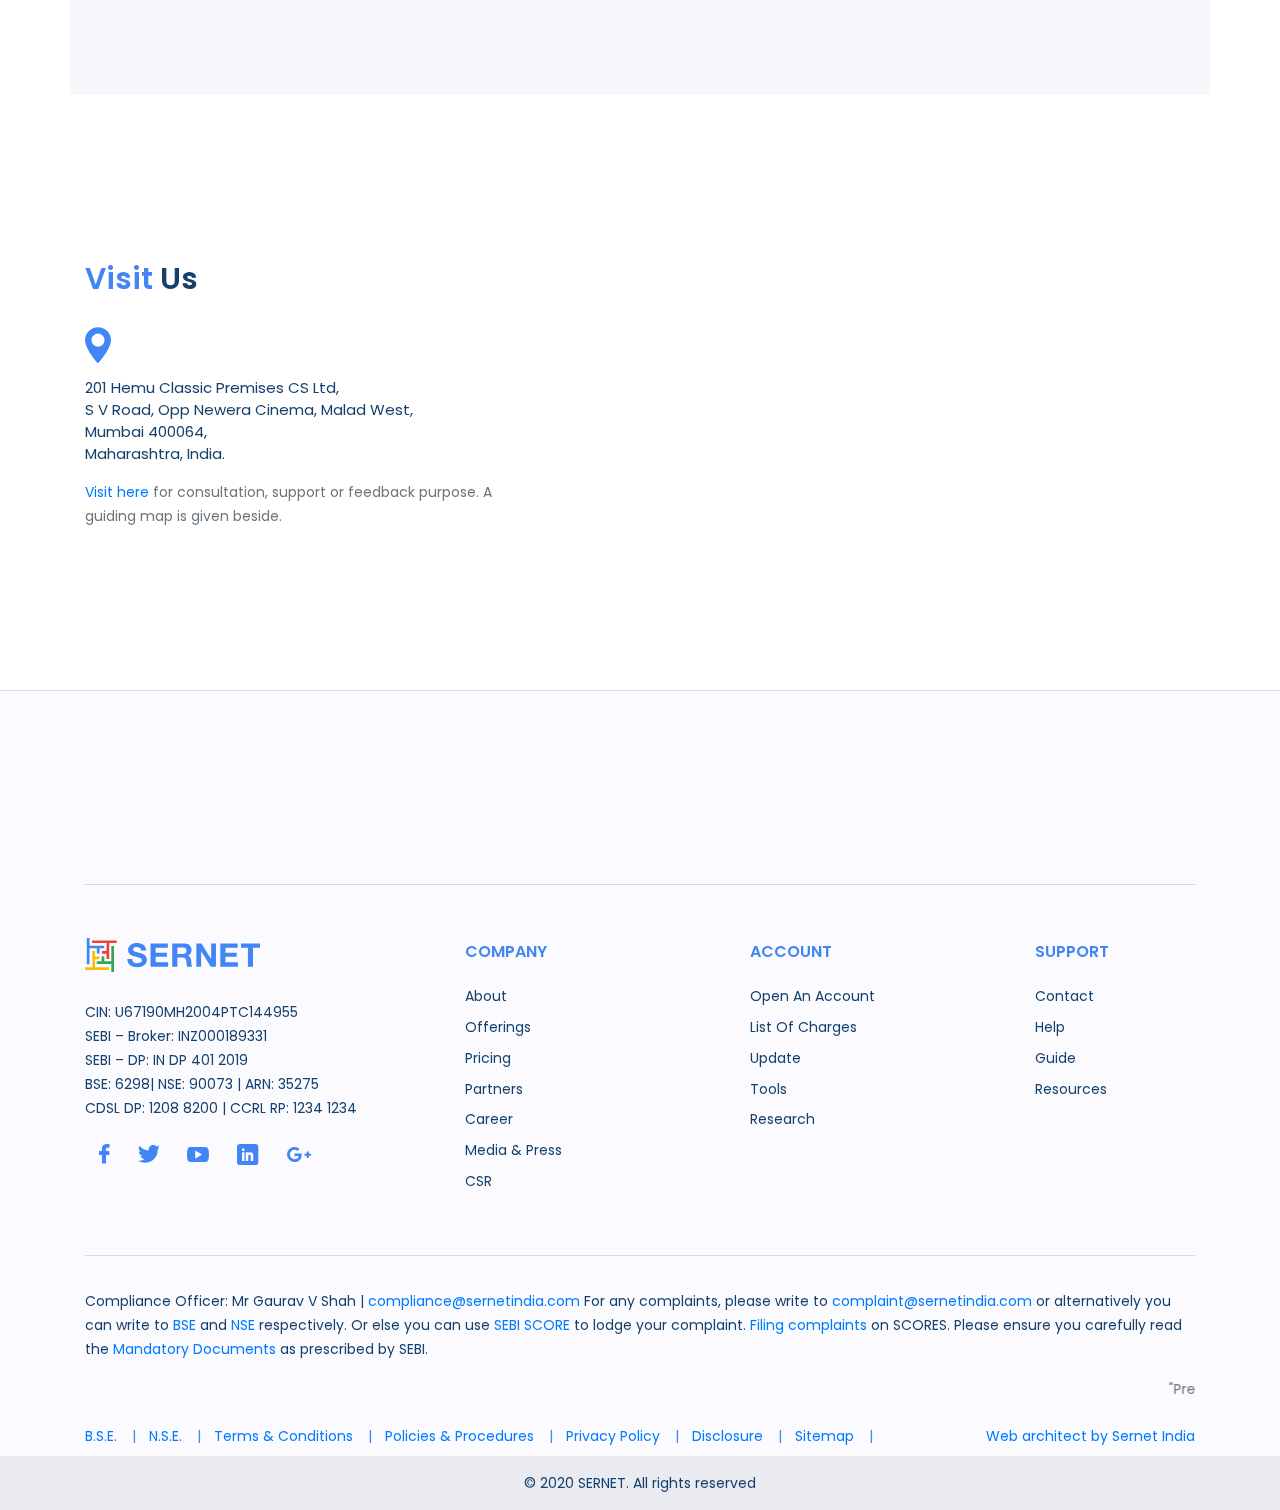
<file: bootstrap/www/contact-us.html>
<!doctype html>
<html lang="en">
<head>
  <meta charset="utf-8">
  <meta name="viewport" content="width=device-width, initial-scale=1, shrink-to-fit=no">
  <link href="https://fonts.googleapis.com/css2?family=Poppins:wght@300;400;500;600;700&display=swap" rel="stylesheet">
  <link rel="stylesheet" href="https://stackpath.bootstrapcdn.com/bootstrap/4.4.1/css/bootstrap.min.css" integrity="sha384-Vkoo8x4CGsO3+Hhxv8T/Q5PaXtkKtu6ug5TOeNV6gBiFeWPGFN9MuhOf23Q9Ifjh" crossorigin="anonymous">
  <link rel="stylesheet" type="text/css" href="sernet_assets/css/style.css">
  <title>Sernet</title>
  <meta name="author" content="EnjoyFresh">
  <meta name="generator" content="EnjoyFresh">
  <meta name="theme-color" content="#4285F4">
  <meta name="description" content="">
  <link type="image/x-icon" rel="icon" href="sernet_assets/images/favicon.png"/>
  <link rel="apple-touch-icon" href="sernet_assets/images/favicon.png" />
</head>
<body data-target="#siteMenu">
  <div class="site-loader"></div>
 {% include "www/header.html" %}
  <main>

    <header class="contact-hero section-content">
      <div class="container">
        <div class="row align-items-center">
          <div class="col-12 col-lg-6">
            <div class="media mb-4">
              <img src="sernet_assets/images/contact-hero.svg" alt="" class="img-fluid mx-auto d-block">
            </div>
          </div>
          <div class="col-12 col-lg-5 offset-lg-1">
            <div class="copy">
              <div class="hero-caption">
                <div class="hero-label text-primary">Contact Us</div>
                <h1 class="title">Have something to <span class="text-primary">Ask?</span></h1>
                <p class="text">Fill the form! We will be happy to get back to you.</p>
              </div>
              <form class="needs-validation" novalidate action="" method="post">
                <div class="form-group">
                  <label class="sr-only">Name</label>
                  <input type="text" name="contact-name" id="contact-name" class="form-control btn-flat" pattern="[a-zA-Z]+" placeholder="Name" maxlength="30" required="required">
                  <div class="invalid-feedback">
                    Invalid Name.
                  </div>

                </div>
                <div class="form-group">
                  <label class="sr-only">Email Address</label>
                  <input type="email" name="contact-email" id="contact-email" class="form-control btn-flat" placeholder="Email Address" maxlength="50" required="required">
                  <div class="invalid-feedback">
                    Invalid Email Address.
                  </div>
                </div>
                <div class="form-group">
                  <label class="sr-only">Message</label>
                  <textarea class="form-control btn-flat" rows="4" required="required" placeholder="Message"></textarea>
                  <div class="invalid-feedback">Please share the details</div>

                </div>
                <div class="form-group">
                  <button type="submit" class="btn btn-flat btn-primary">SUBMIT</button>
                </div>
              </form>
            </div>
          </div>
        </div>
      </div>
    </header>

    <section class="section-connect">
      <div class="container">


        <div class="connect-grid row">

          <div class="connect-item connect-item--support ripple-card media-copy-card col-md-6 col-xl-3 wow fadeInUp" data-wow-delay=".3s" data-wow-duration="1s">
            <div class="media-copy-card__inner ripple-effect">
              <span class="ripple"></span>
              <div class="media-copy-card__media">
                <img src="sernet_assets/images/connect-support.svg" alt="Support Icon">
              </div>
              <div class="media-copy-card__copy">
                <h3 class="title">SUPPORT</h3>
                <a class="tel-link" href="tel:+91-22-62148415">+91-22-62148415</a>
                <div class="text">You may call and resolve your support queries.</div>

                <a class="link" href="mailto:support@sernetindia.com">support@sernetindia.com</a>
              </div>
            </div>
          </div>

          <div class="connect-item connect-item--trade ripple-card media-copy-card col-md-6 col-xl-3 wow fadeInUp" data-wow-delay=".4s" data-wow-duration="1.1s">
            <div class="media-copy-card__inner ripple-effect">
              <span class="ripple"></span>
              <div class="media-copy-card__media">
                <img src="sernet_assets/images/connect-trade.svg" alt="Trade Icon">
              </div>
              <div class="media-copy-card__copy">
                <h3 class="title">CALL &amp; TRADE</h3>
                <a class="tel-link" href="tel:+91-22-62146204/5/6">+91-22-62146204 / 5 / 6</a>
                <div class="text">You may call and trade here during market hours.</div>

                <a class="link" href="mailto:trn@sernetindia.com">trn@sernetindia.com</a>
              </div>
            </div>
          </div>

          <div class="connect-item connect-item--accounts ripple-card media-copy-card col-md-6 col-xl-3 wow fadeInUp" data-wow-delay=".5s" data-wow-duration="1.2s">
            <div class="media-copy-card__inner ripple-effect">
              <span class="ripple"></span>
              <div class="media-copy-card__media">
                <img src="sernet_assets/images/connect-accounts.svg" alt="Accounts Icon">
              </div>
              <div class="media-copy-card__copy">
                <h3 class="title text-uppercase">ACCOUNTS</h3>
                <a class="tel-link" href="tel:+91-22-62148410">+91-22-62148410</a>
                <div class="text">You may call and resolve your accounting queries.</div>

                <a class="link" href="mailto:accounts@sernetindia.com">accounts@sernetindia.com</a>
              </div>
            </div>
          </div>

          <div class="connect-item connect-item--press ripple-card media-copy-card col-md-6 col-xl-3 wow fadeInUp" data-wow-delay=".6s" data-wow-duration="1.3s">
            <div class="media-copy-card__inner ripple-effect">
              <span class="ripple"></span>
              <div class="media-copy-card__media">
                <img src="sernet_assets/images/connect-support.svg" alt="Press Icon">
              </div>
              <div class="media-copy-card__copy">
                <h3 class="title text-uppercase">Media &amp; press enquiries</h3>
                <a class="tel-link" href="tel:+91-22-62148410">+91-22-62148410</a>
                <div class="text">You may call and resolve your press Inqueries.</div>

                <a class="link" href="mailto:press@sernetindia.com">press@sernetindia.com</a>
              </div>
            </div>
          </div>

        </div>

      </div>
    </section>

    <section class="section-office section-content">
      <div class="container">


        <div class="row section-box">

          <div class="col-12 col-lg-6">
            <div class="section-heading">
              <h2 class="title"><span class="text-primary">SERNET</span> Financial Services Pvt. Ltd.</h2>
            </div>
            <h5 class="title mb-5">Call Us on <a href="tel:+91-22-62148400" class="text-primary inline-decoration">+91-22-62148400</a></h5>
            <div class="row">
              <div class="col-12 col-sm-6">
                <h4 class="title text-uppercase">Working Hours</h4>

                <div class="day-label mb-4">
                  Monday to Friday<br> <time>9.30 am to 6.30 pm</time>
                </div>
              </div>
              <div class="col-12 col-sm-6">
                <h4 class="title">1st and 3rd Saturday</h4>

                <div class="day-label mb-4">
                  <time>9.30 am to 1.00 pm</time>
                </div>

              </div>
              <div class="col-12">
                <h4 class="title text-uppercase">Our regular holidays</h4>

                <div class="day-label mb-5">
                  All Sundays, 2nd and 4th Saturdays and All Public Holidays<br>
                  Click here to know <a href="#">Holidays Calendar</a>
                </div>
              </div>
            </div>
          </div>

          <div class="col-12 col-lg-6">
            <div class="media">
              <svg xmlns="http://www.w3.org/2000/svg" class="offuice-boy" xmlns:xlink="http://www.w3.org/1999/xlink" width="550" height="375" viewBox="0 0 550 375"><defs>
                <linearGradient id="a" x1="0.5" y1="1" x2="0.5" gradientUnits="objectBoundingBox">
                  <stop offset="0" stop-color="gray" stop-opacity="0.251"/><stop offset="0.535" stop-color="gray" stop-opacity="0.122"/>
                  <stop offset="1" stop-color="gray" stop-opacity="0.102"/>
                </linearGradient>
                </defs>

                  <g transform="translate(-1016.776 -2778.75)">
                    <ellipse cx="275" cy="187.5" rx="275" ry="187.5" transform="translate(1016.776 2778.75)" fill="none"/>

                    <g transform="translate(1017 2779)">

                      <path d="M242.886,633.749c-3.951,15.047-17.8,24.45-17.8,24.45s-7.439-14.993-3.488-30.039,17.8-24.45,17.8-24.45S246.837,618.7,242.886,633.749Z" transform="translate(-160.386 -329.504)" fill="#3f3d56"/>
                      <path d="M240.074,641.994c-11.067,10.934-12.3,27.624-12.3,27.624s16.7-1.036,27.771-11.97,12.3-27.624,12.3-27.624S251.14,631.06,240.074,641.994Z" transform="translate(-163.567 -340.933)" fill="#4285f4"/>
                      <rect width="60.483" height="25.738" rx="12.869" transform="translate(38.499 324.288)" fill="#4285f4"/>
                      <g transform="translate(460.219 298.573)" opacity="0.7">
                        <path d="M974.176,656.059v-9.274H927.8v42.893a9.043,9.043,0,0,0,9.042,9.042h28.286a9.042,9.042,0,0,0,9.042-9.042v-9.506a12.056,12.056,0,0,0,0-24.113Zm0,19.476V660.7a7.419,7.419,0,0,1,0,14.839Z" transform="translate(-927.805 -646.785)" fill="url(#a)"/>
                      </g>
                      <path d="M998.686,665.744a11.008,11.008,0,1,0,11.008,11.008A11.008,11.008,0,0,0,998.686,665.744Zm0,17.782a6.774,6.774,0,1,1,6.774-6.774A6.774,6.774,0,0,1,998.686,683.527Z" transform="translate(-493.588 -356.446)" fill="#4285f4"/>
                      <path d="M998.686,665.744a11.008,11.008,0,1,0,11.008,11.008A11.008,11.008,0,0,0,998.686,665.744Zm0,17.782a6.774,6.774,0,1,1,6.774-6.774A6.774,6.774,0,0,1,998.686,683.527Z" transform="translate(-493.588 -356.446)" opacity="0.1"/>
                      <path d="M818.016,531.776h42.338v41.9a5.516,5.516,0,0,1-5.516,5.516H823.531a5.516,5.516,0,0,1-5.516-5.516Z" transform="translate(-355.256 -230.945)" fill="#4285f4"/>
                      <rect width="549.554" height="18.629" transform="translate(0 348.25)" fill="#e0e0e0"/>
                      <g transform="translate(175.595 0)" opacity="0.7">
                        <path d="M610.554,342.605c-5.89-21.379-39.282-36.991-64.406-40.453,0-.158.012-.314.012-.473v-18.3l.081-.028v-.694a62.76,62.76,0,0,0,37.909-39.731,67.832,67.832,0,0,0,4.045-8.721c2.682-.977,4.708-5.4,4.708-10.714a18.7,18.7,0,0,0-.757-5.372,68.793,68.793,0,0,0,.5-8.157A67.987,67.987,0,0,0,570.191,159.4a13.267,13.267,0,0,0,.212-3.325c-.568-8.784-9.95-14.751-18.743-15.15a18.555,18.555,0,0,0,3.129-19.594c-5.607,8.168-17.118,9.037-27.025,9.1A8.105,8.105,0,0,0,531.476,119c-10.355,13.879-30.54,16.449-42.856,28.621a36.132,36.132,0,0,0-6.664,9.089,68.021,68.021,0,0,0-25.638,53.253,68.776,68.776,0,0,0,.494,8.084,18.652,18.652,0,0,0-.781,5.445c0,5.339,2.045,9.775,4.745,10.725a67.8,67.8,0,0,0,4.063,8.75,62.747,62.747,0,0,0,37.643,39.591V301.68c0,.147.008.292.011.439-25.22,3.4-58.879,19.137-64.716,40.688-5.041,18.611-10.422,39.05-13.1,51.05,22.95,16.126,71.106,25.595,101.285,25.595,28.674,0,75.541-8.546,97.815-23.23C621.366,383.036,615.815,361.7,610.554,342.605Z" transform="translate(-424.678 -119)" fill="url(#a)"/>
                      </g>
                      <path d="M528.6,553.318c27.661,0,72.871-8.244,94.358-22.409-2.327-12.72-7.682-33.3-12.757-51.722-6.463-23.459-47.252-39.722-71.585-39.722H515.171c-24.408,0-65.257,16.357-71.638,39.917-4.863,17.953-10.054,37.67-12.637,49.246C453.035,544.184,499.489,553.318,528.6,553.318Z" transform="translate(-251.783 -258.175)" fill="#4285f4"/>
                      <circle cx="65.756" cy="65.756" r="65.756" transform="translate(209.636 27.302)" fill="#72351c"/>
                      <path d="M449.291,261.311h42.133v33.707a21.067,21.067,0,0,1-21.067,21.067h0a21.067,21.067,0,0,1-21.067-21.067V261.311Z" transform="translate(-195.123 -113.485)" opacity="0.1"/>
                      <path d="M455.335,258.553h30.047a6.044,6.044,0,0,1,6.043,6.043v27.663a21.067,21.067,0,0,1-21.067,21.067h0a21.067,21.067,0,0,1-21.067-21.067V264.6A6.043,6.043,0,0,1,455.335,258.553Z" transform="translate(-195.123 -112.287)" fill="#fda57d"/>
                      <path d="M563.709,404.55a60.639,60.639,0,0,0,42.133.116V399.49H563.709Z" transform="translate(-309.462 -240.814)" opacity="0.1"/>
                      <circle cx="60.391" cy="60.391" r="60.391" transform="translate(215 45.775)" fill="#fda57d"/>
                      <path d="M525.046,197.9s25.451,51.662,97.246,21.653l-16.714-26.211-29.63-10.636Z" transform="translate(-292.672 -146.667)" opacity="0.1"/>
                      <path d="M525.046,196.557s25.451,51.662,97.246,21.652L605.578,192l-29.63-10.636Z" transform="translate(-292.672 -146.083)" fill="#72351c"/>
                      <path d="M523.679,170.059a34.889,34.889,0,0,1,8.647-14.065c11.881-11.742,31.353-14.221,41.341-27.61a7.819,7.819,0,0,1-3.581,11.026c9.557-.062,20.661-.9,26.07-8.779a17.9,17.9,0,0,1-3.019,18.9c8.482.385,17.533,6.142,18.081,14.615.365,5.645-3.174,10.99-7.813,14.227s-10.251,4.724-15.775,5.942C571.5,187.872,513.156,202.774,523.679,170.059Z" transform="translate(-291.53 -123.075)" fill="#72351c"/>
                      <path d="M615.133,307.6h-1.6l-31.149,27.73c-30.01-14.055-52.042,0-52.042,0l-32.669-26.591-3.294.414A60.386,60.386,0,1,0,615.14,307.6Zm-60.481,38.367c-11.749,0-21.273-2.381-21.273-5.318s9.524-5.318,21.273-5.318,21.273,2.381,21.273,5.318S566.4,345.969,554.653,345.969Z" transform="translate(-279.353 -200.908)" fill="#72351c"/><ellipse cx="5.618" cy="10.533" rx="5.618" ry="10.533" transform="translate(209.358 95.575)" fill="#fda57d"/><ellipse cx="5.618" cy="10.533" rx="5.618" ry="10.533" transform="translate(330.157 95.575)" fill="#fda57d"/>
                      <g transform="translate(157.923 213.671)" opacity="0.7">
                      <rect width="233.708" height="134.579" rx="14.5" fill="url(#a)"/></g>
                      <rect width="225.241" height="132.096" rx="26.835" transform="translate(162.156 216.154)" fill="#535461"/>
                      <circle cx="7.621" cy="7.621" r="7.621" transform="translate(267.156 274.581)" class="mac-logo" fill="#fff"/>
                      <rect width="502.981" height="7.621" transform="translate(23.286 366.879)" fill="#e0e0e0"/>
                      <rect width="502.981" height="2.54" transform="translate(23.286 366.879)" opacity="0.1"/>
                      <path d="M987.327,650.776v39.163a8.256,8.256,0,0,1-8.256,8.256h4.234a8.256,8.256,0,0,0,8.256-8.256V650.776Z" transform="translate(-489.85 -349.945)" opacity="0.1"/>
                      <path class="mug-smoke" d="M945.507,594.147a2.472,2.472,0,0,0-1.87.949c-.555,1.007.451,2.142,1.37,2.834a18.208,18.208,0,0,1,4.638,4.317c1.153,1.784,1.516,4.273.255,5.983-1.646,2.232-5.573,2.712-5.954,5.46-.244,1.764,1.281,3.269,2.826,4.154,3.814,2.185,8.73,2.767,11.492,6.186,1.143-2.35,3.7-3.708,6.247-4.288s5.2-.537,7.778-.93a2.689,2.689,0,0,0,2.146-1.138c.722-1.465-1.336-3.223-.626-4.694.541-1.12,2.129-1.033,3.289-1.481,1.888-.73,2.667-3.16,2.131-5.113a9.629,9.629,0,0,0-3.642-4.729c-4.29-3.371-9.449-5.354-14.667-6.78-2.427-.663-5.276-1.7-7.8-1.8C950.691,592.975,947.915,593.735,945.507,594.147Z" transform="translate(-474.392 -324.881)" fill="#eee"/>
                    </g>
                  </g>
                </svg>
            </div>

          </div>

        </div>


      </div>
    </section>

    <section class="section-location section-content">
      <div class="container">
        <div class="row">
          <div class="col-12 col-md-6 col-lg-5">
            <div class="section-heading">
              <h2 class="title"><span class="text-primary">Visit</span> Us</h2>
            </div>
            <div class="location-icon"><svg xmlns="http://www.w3.org/2000/svg" width="36" height="50" viewBox="0 0 36 50"><g transform="translate(-239.938 -2328.234)"><ellipse cx="18" cy="25" rx="18" ry="25" transform="translate(239.938 2328.234)" fill="none"/><g transform="translate(169.427 2334.469)"><g transform="translate(70.573 -6)"><path d="M88.511,0A17.958,17.958,0,0,0,70.573,17.938c0,12.275,16.053,30.3,16.736,31.057a1.616,1.616,0,0,0,2.4,0c.683-.761,16.736-18.782,16.736-31.057A17.959,17.959,0,0,0,88.511,0Zm0,26.963a9.025,9.025,0,1,1,9.025-9.025A9.035,9.035,0,0,1,88.511,26.963Z" transform="translate(-70.573)" fill="#4285f4"/></g></g></g></svg></div>
            <address class="text-dark">201 Hemu Classic Premises CS Ltd,<br> S V Road, Opp Newera Cinema, Malad West,<br> Mumbai 400064,<br> Maharashtra, India.</address>

            <div class="address-disclaimer mb-5">
              <a href="#">Visit here</a> for consultation, support or feedback purpose. A guiding map is given beside.
            </div>
          </div>
          <div class="col-12 col-md-6 col-lg-7">
            <div class="embed-responsive embed-responsive-16by9">
              <iframe class="embed-responsive-item" src="https://www.google.com/maps/embed?pb=!1m14!1m8!1m3!1d15073.0194114537!2d72.847184!3d19.184068!3m2!1i1024!2i768!4f13.1!3m3!1m2!1s0x0%3A0xe22243ec5a895685!2sSERNET!5e0!3m2!1sen!2sin!4v1592682514773!5m2!1sen!2sin" width="834" height="400" frameborder="0" style="border:0;" allowfullscreen="" aria-hidden="false" tabindex="0"></iframe>

            </div>
          </div>
        </div>
      </div>
    </section>


  </main>

  <footer>
    <div class="container">
      <div class="footer-top">

        <div class="row">
          <div class="col-12 col-md-6 col-lg-4">
            <div class="footer-cta wow smoothenItUp" data-wow-delay=".3s" data-wow-duration="1s">
              <span class="footer-cta-icon">
                <svg class="svg-icon-phone" xmlns="http://www.w3.org/2000/svg" width="50" height="50" viewBox="0 0 50 50"><defs></defs><g transform="translate(-236.782 -6913.428)"><circle class="a" cx="25" cy="25" r="25" transform="translate(236.782 6913.428)"/><g transform="translate(237.198 6914.126)"><path class="b" d="M48.881,39.392a7.231,7.231,0,0,0-2.218-4.969c-2.667-2.572-4.9-4.056-7.032-4.672-2.936-.848-5.655-.077-8.081,2.293l-.011.011-2.582,2.562a38.69,38.69,0,0,1-8.141-6.3l-.251-.251a38.694,38.694,0,0,1-6.3-8.14l2.563-2.582.011-.011c2.37-2.427,3.141-5.146,2.293-8.082-.616-2.13-2.1-4.365-4.672-7.032A7.267,7.267,0,0,0,4.379,1.861l-.055.049q-.038.034-.074.071A15.494,15.494,0,0,0,0,13.329C.04,21.18,4.354,30.158,11.542,37.345a46.542,46.542,0,0,0,4.578,3.987A1.91,1.91,0,0,0,18.444,38.3a42.759,42.759,0,0,1-4.2-3.656C7.75,28.153,3.854,20.177,3.82,13.31a11.8,11.8,0,0,1,3.1-8.595L6.931,4.7a3.435,3.435,0,0,1,4.784.173c4.944,5.127,4.586,7.548,2.4,9.788l-3.54,3.566a1.91,1.91,0,0,0-.389,2.122,38.586,38.586,0,0,0,7.678,10.42l.251.251A38.58,38.58,0,0,0,28.536,38.7a1.909,1.909,0,0,0,2.122-.389l3.566-3.54c2.24-2.185,4.661-2.542,9.788,2.4a3.435,3.435,0,0,1,.173,4.784l-.014.015a11.762,11.762,0,0,1-8.507,3.1h-.087a24.761,24.761,0,0,1-9.423-2.231,1.91,1.91,0,0,0-1.513,3.507,28.171,28.171,0,0,0,10.916,2.543h.107a15.46,15.46,0,0,0,11.242-4.25c.024-.024.048-.049.07-.074l.05-.055A7.231,7.231,0,0,0,48.881,39.392Z" transform="translate(0 -0.002)"/></g></g></svg>
              </span>
              <a class="footer-cta-link" href="tel:+919998811124" target="_blank">+91 99988 11124</a>
            </div>
          </div>

          <div class="col-12 col-md-6 col-lg-4">
            <div class="footer-cta wow smoothenItUp" data-wow-delay=".3s" data-wow-duration="1s">
              <span class="footer-cta-icon">
                <svg class="svg-icon-mail" xmlns="http://www.w3.org/2000/svg" width="50" height="50" viewBox="0 0 50 50"><defs></defs><g transform="translate(-674.564 -6898.543)"><circle class="a" cx="25" cy="25" r="25" transform="translate(674.564 6898.543)"/><g transform="translate(675.178 6904.939)"><path class="b" d="M46.846,82.495a1.9,1.9,0,0,0,1.9-1.9V68.117A7.626,7.626,0,0,0,41.133,60.5H7.617A7.626,7.626,0,0,0,0,68.117V90.112a7.626,7.626,0,0,0,7.617,7.617H41.133a7.626,7.626,0,0,0,7.617-7.617,1.9,1.9,0,0,0-3.809,0,3.813,3.813,0,0,1-3.809,3.809H7.617a3.813,3.813,0,0,1-3.809-3.809V68.521L20.353,78.808a7.57,7.57,0,0,0,8.045,0L44.942,68.521v12.07A1.9,1.9,0,0,0,46.846,82.495Zm-20.46-6.921a3.785,3.785,0,0,1-4.022,0L5.4,65.024a3.788,3.788,0,0,1,2.22-.715H41.133a3.788,3.788,0,0,1,2.22.715Z" transform="translate(0 -60.5)"/></g></g></svg>
              </span>
              <a class="footer-cta-link" href="mailto:provinceit@gmail.com" target="_blank">Provinceit@gmail.com</a>
            </div>
          </div>

          <div class="col-12 col-md-6 col-lg-4">
            <div class="footer-cta footer-cta--address wow smoothenItUp" data-wow-delay=".3s" data-wow-duration="1s">
              <span class="footer-cta-icon">
                <svg class="svg-icon-location" xmlns="http://www.w3.org/2000/svg" width="50" height="50" viewBox="0 0 50 50"><defs></defs><g transform="translate(-236.42 -6867.524)"><circle class="a" cx="25" cy="25" r="25" transform="translate(236.42 6867.524)"/><g transform="translate(241.387 6867.546)"><g transform="translate(2.747 2.747)"><g transform="translate(0 0)"><path class="b" d="M12.168,0a12.168,12.168,0,1,0,3.337,23.872,1.947,1.947,0,1,0-1.066-3.745A8.263,8.263,0,1,1,20.1,14.549a1.947,1.947,0,1,0,3.73,1.118A12.176,12.176,0,0,0,12.168,0Z" transform="translate(17.208 0) rotate(45)"/></g></g><g transform="translate(0)"><path class="b" d="M85.061,5.837A19.955,19.955,0,0,0,51,19.936,20.852,20.852,0,0,0,54.3,31.064,59.266,59.266,0,0,0,61.338,39.8a66.454,66.454,0,0,1,7.39,9.132,1.947,1.947,0,0,0,1.646.907h1.168a1.947,1.947,0,0,0,1.646-.907,66.455,66.455,0,0,1,7.39-9.132,59.255,59.255,0,0,0,7.041-8.737,20.854,20.854,0,0,0,3.294-11.132A19.826,19.826,0,0,0,85.061,5.837ZM77.7,37.176a80.24,80.24,0,0,0-6.745,8.083,80.223,80.223,0,0,0-6.745-8.083c-5-5.471-9.31-10.2-9.317-17.239a16.062,16.062,0,0,1,32.123,0C87.013,26.98,82.7,31.7,77.7,37.176Z" transform="translate(-51.003 0)"/></g></g></g></svg>
              </span>
              <address>B 201 Hemu Classic Premises CS Ltd<br> 67 S V Road, Opp Newera Cinema, Malad West<br> Mumbai 400064, Maharashtra, India
            </address>
          </div>
          </div>
        </div>
      </div>
        <div class="footer-middle">
          <div class="row">
            <div class="col-12 col-md-6 col-lg-4">
              <div class="footer-logo">
                <svg class="brand-logo" xmlns="http://www.w3.org/2000/svg" width="245.964" height="48" viewBox="0 0 245.964 48">
                  <g transform="translate(-92.004 -157.008)">
                    <g transform="translate(92.004 157.008)">
                      <path class="brand-blue" d="M101.95,167.747V157.008H98.16v36.764h3.79V171.537h10.283v7.391h3.79v-7.391h6.633v-3.79Z" transform="translate(-95.652 -157.008)"/>
                      <path class="brand-red" d="M116.422,165.225v3.79H136.7V180.1h-6.443v3.79H136.7v7.58h3.79V169.015h10.518v-3.79Z" transform="translate(-106.473 -161.877)"/>
                      <path class="brand-green" d="M152.935,184.527v21.7h-9.854v-7.106h-3.79v7.106h-6.822v3.79h20.467v11.37h3.79V184.527Z" transform="translate(-115.982 -173.386)"/>
                      <path class="brand-yellow" d="M106.122,224.9V213.716h5.969v-3.79h-5.969v-7.8h-3.79V224.9H92v3.79h33.637V224.9Z" transform="translate(-92.004 -183.813)"/>
                    </g>
                    <g transform="translate(151.491 163.966)">
                      <g transform="translate(0 0)">
                        <path class="brand-blue" d="M226.178,196.595c0,4.328,3.38,6.015,7.217,6.015,2.51,0,6.347-.729,6.347-4.055,0-3.508-4.886-4.1-9.682-5.376-4.837-1.276-9.726-3.145-9.726-9.252,0-6.653,6.3-9.841,12.2-9.841,6.8,0,13.058,2.961,13.058,10.48h-6.942c-.227-3.918-3.012-4.922-6.436-4.922-2.283,0-4.934.957-4.934,3.692,0,2.506,1.554,2.825,9.726,4.921,2.376.592,9.682,2.1,9.682,9.478,0,5.968-4.7,10.435-13.563,10.435-7.213,0-13.972-3.554-13.879-11.574Z" transform="translate(-219.24 -174.085)"/>
                        <g transform="translate(32.619 0.775)">
                          <path class="brand-blue" d="M299.3,175.988h24.386V182H306.47v6.971h15.8v5.558h-15.8v7.974h17.579v6.014H299.3Z" transform="translate(-299.298 -175.988)"/>
                        </g>
                        <g transform="translate(63.137 0.775)">
                          <path class="brand-blue" d="M374.2,175.988h17.582c5.845,0,9.541,4.055,9.541,8.976,0,3.826-1.551,6.7-5.157,8.156v.091c3.513.911,4.521,4.328,4.748,7.609.138,2.05.089,5.876,1.368,7.7h-7.168c-.866-2.05-.777-5.194-1.141-7.791-.5-3.417-1.826-4.921-5.432-4.921h-7.169V208.52H374.2Zm7.172,14.717h7.853c3.2,0,4.93-1.367,4.93-4.647,0-3.144-1.732-4.511-4.93-4.511h-7.853Z" transform="translate(-374.199 -175.988)"/>
                        </g>
                        <g transform="translate(97.033 0.775)">
                          <path class="brand-blue" d="M457.394,175.988h7.124l13.608,21.825h.093V175.988h6.711V208.52h-7.168L464.2,186.741h-.089V208.52h-6.715Z" transform="translate(-457.394 -175.988)"/>
                        </g>
                        <g transform="translate(130.745 0.775)">
                          <path class="brand-blue" d="M540.135,175.988h24.386V182H547.307v6.971h15.8v5.558h-15.8v7.974h17.579v6.014H540.135Z" transform="translate(-540.135 -175.988)"/>
                        </g>
                        <g transform="translate(159.767 0.775)">
                          <path class="brand-blue" d="M621.136,182h-9.771v-6.016h26.71V182H628.3V208.52h-7.169Z" transform="translate(-611.365 -175.988)"/>
                        </g>
                      </g>
                    </g>
                  </g>
                </svg>
              </div>
              <ul class="footer-copy list-unstyled">
                <li>CIN: U67190MH2004PTC144955</li>
                <li>SEBI – Broker: INZ000189331</li>
                <li>SEBI – DP: IN DP 401 2019</li>
                <li>BSE: 6298| NSE: 90073 | ARN: 35275</li>
                <li>CDSL DP: 1208 8200 | CCRL RP: 1234 1234</li>
              </ul>

              <div class="social-icons">
                <a href="//www.facebook.com/" title="Follow us on Facebook" target="_blank">
                <svg class="svg-icon-facebook" xmlns="http://www.w3.org/2000/svg" width="10.543" height="19.5" viewBox="0 0 10.543 19.5"><defs></defs><g transform="translate(-1086 -53)"><path class="a" d="M32.223,0,29.694,0a4.441,4.441,0,0,0-4.677,4.8V7.012H22.475a.4.4,0,0,0-.4.4v3.206a.4.4,0,0,0,.4.4h2.543V19.1a.4.4,0,0,0,.4.4h3.317a.4.4,0,0,0,.4-.4v-8.09H32.1a.4.4,0,0,0,.4-.4V7.41a.4.4,0,0,0-.4-.4H29.13V5.136c0-.9.215-1.359,1.389-1.359h1.7a.4.4,0,0,0,.4-.4V.4A.4.4,0,0,0,32.223,0Z" transform="translate(1063.923 53)"/></g></svg>
              </a>
              <a href="//www.twitter.com/" title="Follow us on Twitter" target="_blank">
                <svg class="svg-icon-twitter" xmlns="http://www.w3.org/2000/svg" width="21.938" height="17.82" viewBox="0 0 21.938 17.82"><defs></defs><g transform="translate(0)"><path class="a" d="M21.939,59.549a8.987,8.987,0,0,1-2.584.709,4.519,4.519,0,0,0,1.978-2.488,9.073,9.073,0,0,1-2.86,1.093,4.5,4.5,0,0,0-7.669,4.1,12.777,12.777,0,0,1-9.275-4.7,4.506,4.506,0,0,0,1.393,6.007,4.5,4.5,0,0,1-2.038-.565v.056a4.5,4.5,0,0,0,3.609,4.413,4.559,4.559,0,0,1-1.186.158,4.319,4.319,0,0,1-.847-.084,4.5,4.5,0,0,0,4.2,3.126A9.029,9.029,0,0,1,1.074,73.3,9.565,9.565,0,0,1,0,73.236a12.721,12.721,0,0,0,6.9,2.025,12.716,12.716,0,0,0,12.8-12.8l-.015-.583A8.987,8.987,0,0,0,21.939,59.549Z" transform="translate(-0.001 -57.441)"/></g></svg>
              </a>
              <a href="//www.youtube.com/" title="Subscribe us on YouTube" target="_blank">
                <svg class="svg-icon-youtube" xmlns="http://www.w3.org/2000/svg" width="21.938" height="15.083" viewBox="0 0 21.938 15.083"><defs></defs><g transform="translate(0 0)"><path class="a" d="M21.006,81.453c-.6-1.059-1.241-1.253-2.556-1.327C17.136,80.037,13.833,80,10.972,80s-6.171.037-7.484.125-1.959.269-2.56,1.329S0,84.331,0,87.537v.011c0,3.192.315,5.027.928,6.073s1.246,1.25,2.559,1.34,4.618.122,7.485.122,6.165-.045,7.479-.121,1.961-.281,2.556-1.34c.618-1.046.931-2.881.931-6.073v-.011C21.938,84.331,21.625,82.511,21.006,81.453ZM8.227,91.655V83.428l6.856,4.113Z" transform="translate(0 -80)"/></g></svg>
              </a>
              <a href="//www.linkedin.com/" target="_blank" title="Join us on Linkedin">
                <svg class="svg-icon-linkedin" xmlns="http://www.w3.org/2000/svg" width="21.298" height="21.298" viewBox="0 0 21.298 21.298"><defs></defs><path class="a" d="M18.178,0H3.12A3.124,3.124,0,0,0,0,3.12V18.178A3.124,3.124,0,0,0,3.12,21.3H18.178a3.124,3.124,0,0,0,3.12-3.12V3.12A3.124,3.124,0,0,0,18.178,0ZM7.529,16.889h-2.5V8.153h2.5Zm0-9.983h-2.5v-2.5h2.5Zm8.735,9.983h-2.5V11.9a1.248,1.248,0,1,0-2.5,0v4.992h-2.5V8.153h2.5v.47a5.41,5.41,0,0,1,1.872-.47,3.267,3.267,0,0,1,3.12,3.315Zm0,0"/></svg>
              </a>
              <a href="//www.google.com/" target="_blank" title="Find us on Google">
                <svg class="svg-icon-google" xmlns="http://www.w3.org/2000/svg" width="24" height="15" viewBox="0 0 24 15"><defs></defs><g transform="translate(0 -4.5)"><path class="a" d="M21.823,9H19.636v2.177H17.459v2.187h2.177v2.177h2.187V13.364H24V11.177H21.823Z"/><path class="a" d="M7.5,19.5c4.328,0,7.2-3.038,7.2-7.326a6.408,6.408,0,0,0-.122-1.248H7.5V13.5h4.257A4.062,4.062,0,0,1,7.5,16.737a4.738,4.738,0,0,1,0-9.475,4.213,4.213,0,0,1,2.988,1.156l2.036-1.954A7.172,7.172,0,0,0,7.5,4.5a7.5,7.5,0,0,0,0,15Z"/></g></svg>
              </a>
            </div>
          </div>
          <div class="col-12 col-sm-6 col-md-3 col-lg-3">
            <div class="title text-primary">
              COMPANY
            </div>
            <ul class="footer-links list-unstyled">
              <li><a href="about.html">About</a></li>
              <li><a href="#">offerings</a></li>
              <li><a href="#">Pricing</a></li>
              <li><a href="#">Partners</a></li>
              <li><a href="#">Career</a></li>
              <li><a href="#">Media &amp; Press</a></li>
              <li><a href="#">CSR</a></li>
            </ul>
          </div>
          <div class="col-12 col-sm-6 col-md-3 col-lg-3">
            <div class="title text-primary">
              ACCOUNT
            </div>
            <ul class="footer-links list-unstyled">
              <li><a href="#">Open an Account</a></li>
              <li><a href="#">List of Charges</a></li>
              <li><a href="#">Update</a></li>
              <li><a href="#">Tools</a></li>
              <li><a href="#">Research</a></li>
            </ul>
          </div>
          <div class="col-12 col-md-6 col-lg-2">
            <div class="title text-primary">
              SUPPORT
            </div>
            <ul class="footer-links list-unstyled">
              <li><a href="#">Contact</a></li>
              <li><a href="#">Help</a></li>
              <li><a href="#">Guide</a></li>
              <li><a href="#">Resources</a></li>
            </ul>
          </div>
        </div>
      </div>
      <div class="footer-lower">
        <p class="compliance">Compliance Officer: Mr Gaurav V Shah | <a href="mailto:compliance@sernetindia.com" target="_blank">compliance@sernetindia.com</a> For any complaints, please write to <a href="mailto:complaint@sernetindia.com" target="_blank">complaint@sernetindia.com</a> or alternatively you can write to <a target="_blank" href="#">BSE</a> and <a target="_blank" href="#">NSE</a> respectively. Or else you can use <a href="#" target="_blank">SEBI SCORE</a> to lodge your complaint. <a href="#" target="_blank">Filing complaints</a> on SCORES. Please ensure you carefully read the <a href="#" target="_blank">Mandatory Documents</a> as prescribed by SEBI.</p>
        <marquee class="marquee-copy" direction="left" scrollamount="3.5">
          <p class="disclaimer">"Prevent Unauthorized Transactions in your demat account. Update your Mobile Number with your Depository Participant. Receive alerts on your Registered Mobile for all debit and other important transactions in your Demat Account directly from CDSL on the same day. Issued in the interest of investors.” | “KYC is one time exercise while dealing in securities markets – once KYC is done through a SEBI registered intermediary (Broker, DP, Mutual Fund etc.), you need not undergo the same process again when you approach another intermediary.” | “No need to issue cheques by investors while subscribing to IPO. Just write the bank account number and sign in the application form to authorise your bank to make payment in case of allotment. No worries for refund as the money remains in investor’s account.” | “Research services offered by SERNET Financial Services Pvt. Ltd, is provided through tie ups with independent SEBI registered research analysts.” | “Mutual Fund Investments are subject to market risks. Please read all scheme related documents carefully before investing.” | “The Stock Exchange, Mumbai is not in any manner answerable, responsible or liable to any person or persons for any acts of omission or commission, errors, mistakes and/or violation, actual or perceived, by us or our partners, agents, associates etc., of any of the Rules, Regulations, Bye-laws of the Stock Exchange, Mumbai, SEBI Act or any other laws in force from time to time” | “The Stock Exchange, Mumbai is not answerable, responsible or liable for any information on this Website or for any services rendered by our employees, our servants, and us."</p>
        </marquee>

        <ul class="site-map nav list-inline mb-2">
          <li class="list-inline-item"><a href="#">B.S.E.</a></li>
          <li class="list-inline-item"><a href="#">N.S.E.</a></li>
          <li class="list-inline-item"><a href="#">Terms &amp; Conditions</a></li>
          <li class="list-inline-item"><a href="#">Policies &amp; Procedures</a></li>
          <li class="list-inline-item"><a href="#">Privacy Policy</a></li>
          <li class="list-inline-item"><a href="#">Disclosure</a></li>
          <li class="list-inline-item"><a href="#">Sitemap</a></li>
          <li class="list-inline-item ml-auto">
             <a href="#" class="ml-auto">Web architect by Sernet India</a>
          </li>
        </ul>
      </div>
    </div>
    <div class="footer-bottom text-center">
      <div class="container">&copy; 2020 SERNET. All rights reserved</div>
    </div>
  </footer>

<script type="text/javascript" src="sernet_assets/js/jquery-3.3.1.min.js"></script>
<script src="https://stackpath.bootstrapcdn.com/bootstrap/4.4.1/js/bootstrap.min.js" integrity="sha384-wfSDF2E50Y2D1uUdj0O3uMBJnjuUD4Ih7YwaYd1iqfktj0Uod8GCExl3Og8ifwB6" crossorigin="anonymous"></script>
<script type="text/javascript" src="sernet_assets/js/slick.min.js"></script>
<script type="text/javascript" src="sernet_assets/js/wow.min.js"></script>

<script src="sernet_assets/js/script.js"></script>
<script>
  new WOW().init();
</script>
</body>
</html>
</file>
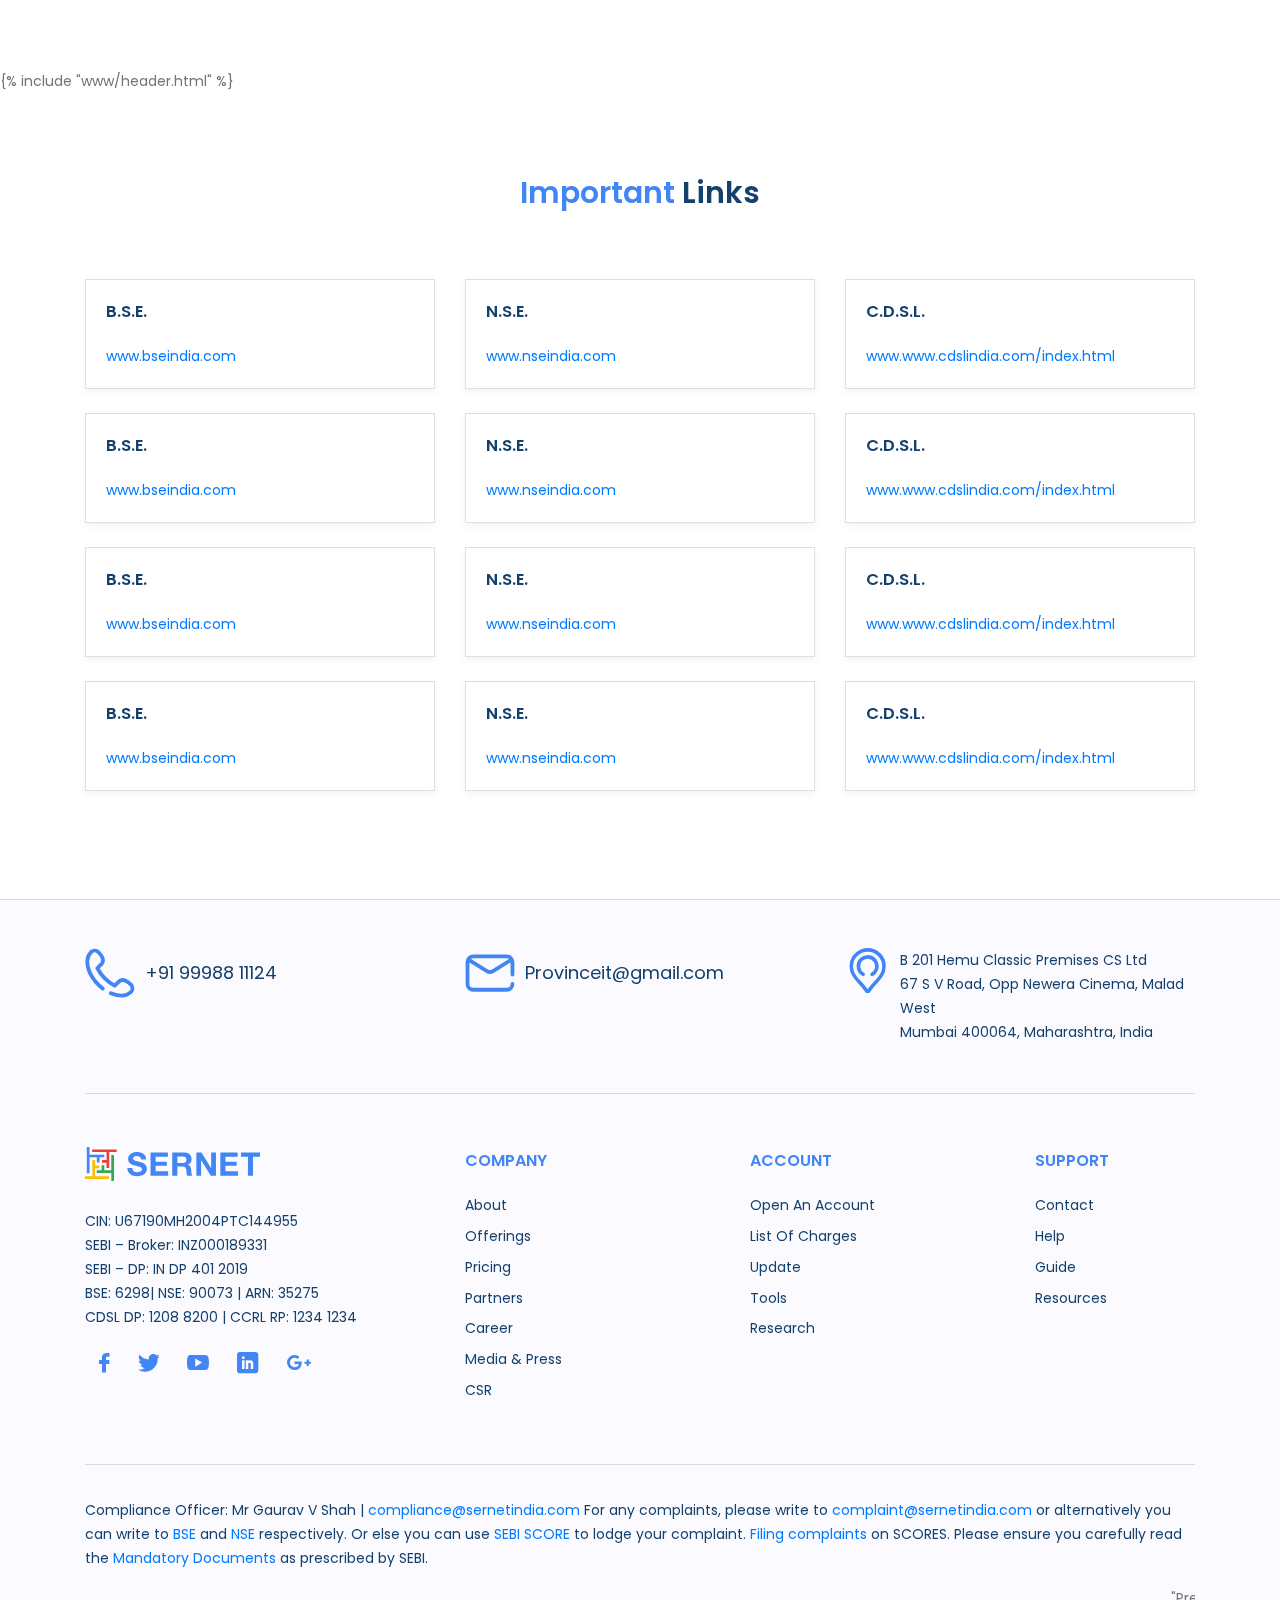
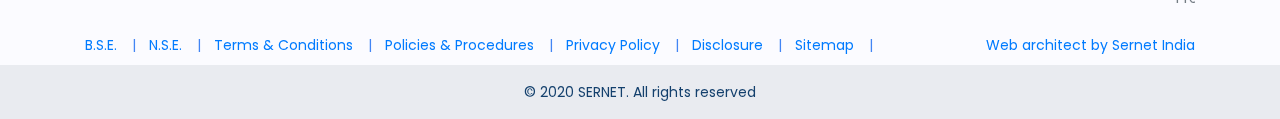
<file: bootstrap/www/important-links.html>
<!doctype html>
<html lang="en">
<head>
  <meta charset="utf-8">
  <meta name="viewport" content="width=device-width, initial-scale=1, shrink-to-fit=no">
  <link href="https://fonts.googleapis.com/css2?family=Poppins:wght@300;400;500;600;700&display=swap" rel="stylesheet">
  <link rel="stylesheet" href="https://stackpath.bootstrapcdn.com/bootstrap/4.4.1/css/bootstrap.min.css" integrity="sha384-Vkoo8x4CGsO3+Hhxv8T/Q5PaXtkKtu6ug5TOeNV6gBiFeWPGFN9MuhOf23Q9Ifjh" crossorigin="anonymous">
  <link rel="stylesheet" type="text/css" href="sernet_assets/css/style.css">
  <title>Policies and Procedures | Sernet</title>
  <meta name="author" content="EnjoyFresh">
  <meta name="generator" content="EnjoyFresh">
  <meta name="theme-color" content="#4285F4">
  <meta name="description" content="">
  <link type="image/x-icon" rel="icon" href="sernet_assets/images/favicon.png"/>
  <link rel="apple-touch-icon" href="sernet_assets/images/favicon.png" />
</head>
<body data-target="#siteMenu">
  <div class="site-loader"></div>
  {% include "www/header.html" %}
  <main>

    <section class="section-links section-content">
      <div class="container">
        <div class="section-heading text-center">
          <h2 class="title"><span class="text-primary">Important</span> Links</h2>
        </div>

        <div class="row links-grid">

          <div class="col-12 col-md-6 col-xl-4">
            <div class="card mb-4">
              <div class="card-body">
                <h4 class="title">B.S.E.</h4>
                <a href="http://bseindia.com" target="_blank" class="link">www.bseindia.com</a>
              </div>
            </div>
          </div>

          <div class="col-12 col-md-6 col-xl-4">
            <div class="card mb-4">
              <div class="card-body">
                <h4 class="title">N.S.E.</h4>
                <a href="http://nseindia.com" target="_blank" class="link">www.nseindia.com</a>
              </div>
            </div>
          </div>

          <div class="col-12 col-md-6 col-xl-4">
            <div class="card mb-4">
              <div class="card-body">
                <h4 class="title">C.D.S.L.</h4>
                <a href="http://www.cdslindia.com/index.html" target="_blank" class="link">www.www.cdslindia.com/index.html</a>
              </div>
            </div>
          </div>

          <div class="col-12 col-md-6 col-xl-4">
            <div class="card mb-4">
              <div class="card-body">
                <h4 class="title">B.S.E.</h4>
                <a href="http://bseindia.com" target="_blank" class="link">www.bseindia.com</a>
              </div>
            </div>
          </div>

          <div class="col-12 col-md-6 col-xl-4">
            <div class="card mb-4">
              <div class="card-body">
                <h4 class="title">N.S.E.</h4>
                <a href="http://nseindia.com" target="_blank" class="link">www.nseindia.com</a>
              </div>
            </div>
          </div>

          <div class="col-12 col-md-6 col-xl-4">
            <div class="card mb-4">
              <div class="card-body">
                <h4 class="title">C.D.S.L.</h4>
                <a href="http://www.cdslindia.com/index.html" target="_blank" class="link">www.www.cdslindia.com/index.html</a>
              </div>
            </div>
          </div>

          <div class="col-12 col-md-6 col-xl-4">
            <div class="card mb-4">
              <div class="card-body">
                <h4 class="title">B.S.E.</h4>
                <a href="http://bseindia.com" target="_blank" class="link">www.bseindia.com</a>
              </div>
            </div>
          </div>

          <div class="col-12 col-md-6 col-xl-4">
            <div class="card mb-4">
              <div class="card-body">
                <h4 class="title">N.S.E.</h4>
                <a href="http://nseindia.com" target="_blank" class="link">www.nseindia.com</a>
              </div>
            </div>
          </div>

          <div class="col-12 col-md-6 col-xl-4">
            <div class="card mb-4">
              <div class="card-body">
                <h4 class="title">C.D.S.L.</h4>
                <a href="http://www.cdslindia.com/index.html" target="_blank" class="link">www.www.cdslindia.com/index.html</a>
              </div>
            </div>
          </div>

          <div class="col-12 col-md-6 col-xl-4">
            <div class="card mb-4">
              <div class="card-body">
                <h4 class="title">B.S.E.</h4>
                <a href="http://bseindia.com" target="_blank" class="link">www.bseindia.com</a>
              </div>
            </div>
          </div>

          <div class="col-12 col-md-6 col-xl-4">
            <div class="card mb-4">
              <div class="card-body">
                <h4 class="title">N.S.E.</h4>
                <a href="http://nseindia.com" target="_blank" class="link">www.nseindia.com</a>
              </div>
            </div>
          </div>

          <div class="col-12 col-md-6 col-xl-4">
            <div class="card mb-4">
              <div class="card-body">
                <h4 class="title">C.D.S.L.</h4>
                <a href="http://www.cdslindia.com/index.html" target="_blank" class="link">www.www.cdslindia.com/index.html</a>
              </div>
            </div>
          </div>

        </div>
      </div>
    </section>


  </main>

  <footer>
    <div class="container">
      <div class="footer-top">

        <div class="row">
          <div class="col-12 col-md-6 col-lg-4">
            <div class="footer-cta wow smoothenItUp" data-wow-delay=".3s" data-wow-duration="1s">
              <span class="footer-cta-icon">
                <svg class="svg-icon-phone" xmlns="http://www.w3.org/2000/svg" width="50" height="50" viewBox="0 0 50 50"><defs></defs><g transform="translate(-236.782 -6913.428)"><circle class="a" cx="25" cy="25" r="25" transform="translate(236.782 6913.428)"/><g transform="translate(237.198 6914.126)"><path class="b" d="M48.881,39.392a7.231,7.231,0,0,0-2.218-4.969c-2.667-2.572-4.9-4.056-7.032-4.672-2.936-.848-5.655-.077-8.081,2.293l-.011.011-2.582,2.562a38.69,38.69,0,0,1-8.141-6.3l-.251-.251a38.694,38.694,0,0,1-6.3-8.14l2.563-2.582.011-.011c2.37-2.427,3.141-5.146,2.293-8.082-.616-2.13-2.1-4.365-4.672-7.032A7.267,7.267,0,0,0,4.379,1.861l-.055.049q-.038.034-.074.071A15.494,15.494,0,0,0,0,13.329C.04,21.18,4.354,30.158,11.542,37.345a46.542,46.542,0,0,0,4.578,3.987A1.91,1.91,0,0,0,18.444,38.3a42.759,42.759,0,0,1-4.2-3.656C7.75,28.153,3.854,20.177,3.82,13.31a11.8,11.8,0,0,1,3.1-8.595L6.931,4.7a3.435,3.435,0,0,1,4.784.173c4.944,5.127,4.586,7.548,2.4,9.788l-3.54,3.566a1.91,1.91,0,0,0-.389,2.122,38.586,38.586,0,0,0,7.678,10.42l.251.251A38.58,38.58,0,0,0,28.536,38.7a1.909,1.909,0,0,0,2.122-.389l3.566-3.54c2.24-2.185,4.661-2.542,9.788,2.4a3.435,3.435,0,0,1,.173,4.784l-.014.015a11.762,11.762,0,0,1-8.507,3.1h-.087a24.761,24.761,0,0,1-9.423-2.231,1.91,1.91,0,0,0-1.513,3.507,28.171,28.171,0,0,0,10.916,2.543h.107a15.46,15.46,0,0,0,11.242-4.25c.024-.024.048-.049.07-.074l.05-.055A7.231,7.231,0,0,0,48.881,39.392Z" transform="translate(0 -0.002)"/></g></g></svg>
              </span>
              <a class="footer-cta-link" href="tel:+919998811124" target="_blank">+91 99988 11124</a>
            </div>
          </div>

          <div class="col-12 col-md-6 col-lg-4">
            <div class="footer-cta wow smoothenItUp" data-wow-delay=".3s" data-wow-duration="1s">
              <span class="footer-cta-icon">
                <svg class="svg-icon-mail" xmlns="http://www.w3.org/2000/svg" width="50" height="50" viewBox="0 0 50 50"><defs></defs><g transform="translate(-674.564 -6898.543)"><circle class="a" cx="25" cy="25" r="25" transform="translate(674.564 6898.543)"/><g transform="translate(675.178 6904.939)"><path class="b" d="M46.846,82.495a1.9,1.9,0,0,0,1.9-1.9V68.117A7.626,7.626,0,0,0,41.133,60.5H7.617A7.626,7.626,0,0,0,0,68.117V90.112a7.626,7.626,0,0,0,7.617,7.617H41.133a7.626,7.626,0,0,0,7.617-7.617,1.9,1.9,0,0,0-3.809,0,3.813,3.813,0,0,1-3.809,3.809H7.617a3.813,3.813,0,0,1-3.809-3.809V68.521L20.353,78.808a7.57,7.57,0,0,0,8.045,0L44.942,68.521v12.07A1.9,1.9,0,0,0,46.846,82.495Zm-20.46-6.921a3.785,3.785,0,0,1-4.022,0L5.4,65.024a3.788,3.788,0,0,1,2.22-.715H41.133a3.788,3.788,0,0,1,2.22.715Z" transform="translate(0 -60.5)"/></g></g></svg>
              </span>
              <a class="footer-cta-link" href="mailto:provinceit@gmail.com" target="_blank">Provinceit@gmail.com</a>
            </div>
          </div>

          <div class="col-12 col-md-6 col-lg-4">
            <div class="footer-cta footer-cta--address wow smoothenItUp" data-wow-delay=".3s" data-wow-duration="1s">
              <span class="footer-cta-icon">
                <svg class="svg-icon-location" xmlns="http://www.w3.org/2000/svg" width="50" height="50" viewBox="0 0 50 50"><defs></defs><g transform="translate(-236.42 -6867.524)"><circle class="a" cx="25" cy="25" r="25" transform="translate(236.42 6867.524)"/><g transform="translate(241.387 6867.546)"><g transform="translate(2.747 2.747)"><g transform="translate(0 0)"><path class="b" d="M12.168,0a12.168,12.168,0,1,0,3.337,23.872,1.947,1.947,0,1,0-1.066-3.745A8.263,8.263,0,1,1,20.1,14.549a1.947,1.947,0,1,0,3.73,1.118A12.176,12.176,0,0,0,12.168,0Z" transform="translate(17.208 0) rotate(45)"/></g></g><g transform="translate(0)"><path class="b" d="M85.061,5.837A19.955,19.955,0,0,0,51,19.936,20.852,20.852,0,0,0,54.3,31.064,59.266,59.266,0,0,0,61.338,39.8a66.454,66.454,0,0,1,7.39,9.132,1.947,1.947,0,0,0,1.646.907h1.168a1.947,1.947,0,0,0,1.646-.907,66.455,66.455,0,0,1,7.39-9.132,59.255,59.255,0,0,0,7.041-8.737,20.854,20.854,0,0,0,3.294-11.132A19.826,19.826,0,0,0,85.061,5.837ZM77.7,37.176a80.24,80.24,0,0,0-6.745,8.083,80.223,80.223,0,0,0-6.745-8.083c-5-5.471-9.31-10.2-9.317-17.239a16.062,16.062,0,0,1,32.123,0C87.013,26.98,82.7,31.7,77.7,37.176Z" transform="translate(-51.003 0)"/></g></g></g></svg>
              </span>
              <address>B 201 Hemu Classic Premises CS Ltd<br> 67 S V Road, Opp Newera Cinema, Malad West<br> Mumbai 400064, Maharashtra, India
            </address>
          </div>
          </div>
        </div>
      </div>
        <div class="footer-middle">
          <div class="row">
            <div class="col-12 col-md-6 col-lg-4">
              <div class="footer-logo">
                <svg class="brand-logo" xmlns="http://www.w3.org/2000/svg" width="245.964" height="48" viewBox="0 0 245.964 48">
                  <g transform="translate(-92.004 -157.008)">
                    <g transform="translate(92.004 157.008)">
                      <path class="brand-blue" d="M101.95,167.747V157.008H98.16v36.764h3.79V171.537h10.283v7.391h3.79v-7.391h6.633v-3.79Z" transform="translate(-95.652 -157.008)"/>
                      <path class="brand-red" d="M116.422,165.225v3.79H136.7V180.1h-6.443v3.79H136.7v7.58h3.79V169.015h10.518v-3.79Z" transform="translate(-106.473 -161.877)"/>
                      <path class="brand-green" d="M152.935,184.527v21.7h-9.854v-7.106h-3.79v7.106h-6.822v3.79h20.467v11.37h3.79V184.527Z" transform="translate(-115.982 -173.386)"/>
                      <path class="brand-yellow" d="M106.122,224.9V213.716h5.969v-3.79h-5.969v-7.8h-3.79V224.9H92v3.79h33.637V224.9Z" transform="translate(-92.004 -183.813)"/>
                    </g>
                    <g transform="translate(151.491 163.966)">
                      <g transform="translate(0 0)">
                        <path class="brand-blue" d="M226.178,196.595c0,4.328,3.38,6.015,7.217,6.015,2.51,0,6.347-.729,6.347-4.055,0-3.508-4.886-4.1-9.682-5.376-4.837-1.276-9.726-3.145-9.726-9.252,0-6.653,6.3-9.841,12.2-9.841,6.8,0,13.058,2.961,13.058,10.48h-6.942c-.227-3.918-3.012-4.922-6.436-4.922-2.283,0-4.934.957-4.934,3.692,0,2.506,1.554,2.825,9.726,4.921,2.376.592,9.682,2.1,9.682,9.478,0,5.968-4.7,10.435-13.563,10.435-7.213,0-13.972-3.554-13.879-11.574Z" transform="translate(-219.24 -174.085)"/>
                        <g transform="translate(32.619 0.775)">
                          <path class="brand-blue" d="M299.3,175.988h24.386V182H306.47v6.971h15.8v5.558h-15.8v7.974h17.579v6.014H299.3Z" transform="translate(-299.298 -175.988)"/>
                        </g>
                        <g transform="translate(63.137 0.775)">
                          <path class="brand-blue" d="M374.2,175.988h17.582c5.845,0,9.541,4.055,9.541,8.976,0,3.826-1.551,6.7-5.157,8.156v.091c3.513.911,4.521,4.328,4.748,7.609.138,2.05.089,5.876,1.368,7.7h-7.168c-.866-2.05-.777-5.194-1.141-7.791-.5-3.417-1.826-4.921-5.432-4.921h-7.169V208.52H374.2Zm7.172,14.717h7.853c3.2,0,4.93-1.367,4.93-4.647,0-3.144-1.732-4.511-4.93-4.511h-7.853Z" transform="translate(-374.199 -175.988)"/>
                        </g>
                        <g transform="translate(97.033 0.775)">
                          <path class="brand-blue" d="M457.394,175.988h7.124l13.608,21.825h.093V175.988h6.711V208.52h-7.168L464.2,186.741h-.089V208.52h-6.715Z" transform="translate(-457.394 -175.988)"/>
                        </g>
                        <g transform="translate(130.745 0.775)">
                          <path class="brand-blue" d="M540.135,175.988h24.386V182H547.307v6.971h15.8v5.558h-15.8v7.974h17.579v6.014H540.135Z" transform="translate(-540.135 -175.988)"/>
                        </g>
                        <g transform="translate(159.767 0.775)">
                          <path class="brand-blue" d="M621.136,182h-9.771v-6.016h26.71V182H628.3V208.52h-7.169Z" transform="translate(-611.365 -175.988)"/>
                        </g>
                      </g>
                    </g>
                  </g>
                </svg>
              </div>
              <ul class="footer-copy list-unstyled">
                <li>CIN: U67190MH2004PTC144955</li>
                <li>SEBI – Broker: INZ000189331</li>
                <li>SEBI – DP: IN DP 401 2019</li>
                <li>BSE: 6298| NSE: 90073 | ARN: 35275</li>
                <li>CDSL DP: 1208 8200 | CCRL RP: 1234 1234</li>
              </ul>

              <div class="social-icons">
                <a href="//www.facebook.com/" title="Follow us on Facebook" target="_blank">
                <svg class="svg-icon-facebook" xmlns="http://www.w3.org/2000/svg" width="10.543" height="19.5" viewBox="0 0 10.543 19.5"><defs></defs><g transform="translate(-1086 -53)"><path class="a" d="M32.223,0,29.694,0a4.441,4.441,0,0,0-4.677,4.8V7.012H22.475a.4.4,0,0,0-.4.4v3.206a.4.4,0,0,0,.4.4h2.543V19.1a.4.4,0,0,0,.4.4h3.317a.4.4,0,0,0,.4-.4v-8.09H32.1a.4.4,0,0,0,.4-.4V7.41a.4.4,0,0,0-.4-.4H29.13V5.136c0-.9.215-1.359,1.389-1.359h1.7a.4.4,0,0,0,.4-.4V.4A.4.4,0,0,0,32.223,0Z" transform="translate(1063.923 53)"/></g></svg>
              </a>
              <a href="//www.twitter.com/" title="Follow us on Twitter" target="_blank">
                <svg class="svg-icon-twitter" xmlns="http://www.w3.org/2000/svg" width="21.938" height="17.82" viewBox="0 0 21.938 17.82"><defs></defs><g transform="translate(0)"><path class="a" d="M21.939,59.549a8.987,8.987,0,0,1-2.584.709,4.519,4.519,0,0,0,1.978-2.488,9.073,9.073,0,0,1-2.86,1.093,4.5,4.5,0,0,0-7.669,4.1,12.777,12.777,0,0,1-9.275-4.7,4.506,4.506,0,0,0,1.393,6.007,4.5,4.5,0,0,1-2.038-.565v.056a4.5,4.5,0,0,0,3.609,4.413,4.559,4.559,0,0,1-1.186.158,4.319,4.319,0,0,1-.847-.084,4.5,4.5,0,0,0,4.2,3.126A9.029,9.029,0,0,1,1.074,73.3,9.565,9.565,0,0,1,0,73.236a12.721,12.721,0,0,0,6.9,2.025,12.716,12.716,0,0,0,12.8-12.8l-.015-.583A8.987,8.987,0,0,0,21.939,59.549Z" transform="translate(-0.001 -57.441)"/></g></svg>
              </a>
              <a href="//www.youtube.com/" title="Subscribe us on YouTube" target="_blank">
                <svg class="svg-icon-youtube" xmlns="http://www.w3.org/2000/svg" width="21.938" height="15.083" viewBox="0 0 21.938 15.083"><defs></defs><g transform="translate(0 0)"><path class="a" d="M21.006,81.453c-.6-1.059-1.241-1.253-2.556-1.327C17.136,80.037,13.833,80,10.972,80s-6.171.037-7.484.125-1.959.269-2.56,1.329S0,84.331,0,87.537v.011c0,3.192.315,5.027.928,6.073s1.246,1.25,2.559,1.34,4.618.122,7.485.122,6.165-.045,7.479-.121,1.961-.281,2.556-1.34c.618-1.046.931-2.881.931-6.073v-.011C21.938,84.331,21.625,82.511,21.006,81.453ZM8.227,91.655V83.428l6.856,4.113Z" transform="translate(0 -80)"/></g></svg>
              </a>
              <a href="//www.linkedin.com/" target="_blank" title="Join us on Linkedin">
                <svg class="svg-icon-linkedin" xmlns="http://www.w3.org/2000/svg" width="21.298" height="21.298" viewBox="0 0 21.298 21.298"><defs></defs><path class="a" d="M18.178,0H3.12A3.124,3.124,0,0,0,0,3.12V18.178A3.124,3.124,0,0,0,3.12,21.3H18.178a3.124,3.124,0,0,0,3.12-3.12V3.12A3.124,3.124,0,0,0,18.178,0ZM7.529,16.889h-2.5V8.153h2.5Zm0-9.983h-2.5v-2.5h2.5Zm8.735,9.983h-2.5V11.9a1.248,1.248,0,1,0-2.5,0v4.992h-2.5V8.153h2.5v.47a5.41,5.41,0,0,1,1.872-.47,3.267,3.267,0,0,1,3.12,3.315Zm0,0"/></svg>
              </a>
              <a href="//www.google.com/" target="_blank" title="Find us on Google">
                <svg class="svg-icon-google" xmlns="http://www.w3.org/2000/svg" width="24" height="15" viewBox="0 0 24 15"><defs></defs><g transform="translate(0 -4.5)"><path class="a" d="M21.823,9H19.636v2.177H17.459v2.187h2.177v2.177h2.187V13.364H24V11.177H21.823Z"/><path class="a" d="M7.5,19.5c4.328,0,7.2-3.038,7.2-7.326a6.408,6.408,0,0,0-.122-1.248H7.5V13.5h4.257A4.062,4.062,0,0,1,7.5,16.737a4.738,4.738,0,0,1,0-9.475,4.213,4.213,0,0,1,2.988,1.156l2.036-1.954A7.172,7.172,0,0,0,7.5,4.5a7.5,7.5,0,0,0,0,15Z"/></g></svg>
              </a>
            </div>
          </div>
          <div class="col-12 col-sm-6 col-md-3 col-lg-3">
            <div class="title text-primary">
              COMPANY
            </div>
            <ul class="footer-links list-unstyled">
              <li><a href="about.html">About</a></li>
              <li><a href="#">offerings</a></li>
              <li><a href="#">Pricing</a></li>
              <li><a href="#">Partners</a></li>
              <li><a href="#">Career</a></li>
              <li><a href="#">Media &amp; Press</a></li>
              <li><a href="#">CSR</a></li>
            </ul>
          </div>
          <div class="col-12 col-sm-6 col-md-3 col-lg-3">
            <div class="title text-primary">
              ACCOUNT
            </div>
            <ul class="footer-links list-unstyled">
              <li><a href="#">Open an Account</a></li>
              <li><a href="#">List of Charges</a></li>
              <li><a href="#">Update</a></li>
              <li><a href="#">Tools</a></li>
              <li><a href="#">Research</a></li>
            </ul>
          </div>
          <div class="col-12 col-md-6 col-lg-2">
            <div class="title text-primary">
              SUPPORT
            </div>
            <ul class="footer-links list-unstyled">
              <li><a href="#">Contact</a></li>
              <li><a href="#">Help</a></li>
              <li><a href="#">Guide</a></li>
              <li><a href="#">Resources</a></li>
            </ul>
          </div>
        </div>
      </div>
      <div class="footer-lower">
        <p class="compliance">Compliance Officer: Mr Gaurav V Shah | <a href="mailto:compliance@sernetindia.com" target="_blank">compliance@sernetindia.com</a> For any complaints, please write to <a href="mailto:complaint@sernetindia.com" target="_blank">complaint@sernetindia.com</a> or alternatively you can write to <a target="_blank" href="#">BSE</a> and <a target="_blank" href="#">NSE</a> respectively. Or else you can use <a href="#" target="_blank">SEBI SCORE</a> to lodge your complaint. <a href="#" target="_blank">Filing complaints</a> on SCORES. Please ensure you carefully read the <a href="#" target="_blank">Mandatory Documents</a> as prescribed by SEBI.</p>
        <marquee class="marquee-copy" direction="left" scrollamount="3.5">
          <p class="disclaimer">"Prevent Unauthorized Transactions in your demat account. Update your Mobile Number with your Depository Participant. Receive alerts on your Registered Mobile for all debit and other important transactions in your Demat Account directly from CDSL on the same day. Issued in the interest of investors.” | “KYC is one time exercise while dealing in securities markets – once KYC is done through a SEBI registered intermediary (Broker, DP, Mutual Fund etc.), you need not undergo the same process again when you approach another intermediary.” | “No need to issue cheques by investors while subscribing to IPO. Just write the bank account number and sign in the application form to authorise your bank to make payment in case of allotment. No worries for refund as the money remains in investor’s account.” | “Research services offered by SERNET Financial Services Pvt. Ltd, is provided through tie ups with independent SEBI registered research analysts.” | “Mutual Fund Investments are subject to market risks. Please read all scheme related documents carefully before investing.” | “The Stock Exchange, Mumbai is not in any manner answerable, responsible or liable to any person or persons for any acts of omission or commission, errors, mistakes and/or violation, actual or perceived, by us or our partners, agents, associates etc., of any of the Rules, Regulations, Bye-laws of the Stock Exchange, Mumbai, SEBI Act or any other laws in force from time to time” | “The Stock Exchange, Mumbai is not answerable, responsible or liable for any information on this Website or for any services rendered by our employees, our servants, and us."</p>
        </marquee>

        <ul class="site-map nav list-inline mb-2">
          <li class="list-inline-item"><a href="#">B.S.E.</a></li>
          <li class="list-inline-item"><a href="#">N.S.E.</a></li>
          <li class="list-inline-item"><a href="#">Terms &amp; Conditions</a></li>
          <li class="list-inline-item"><a href="#">Policies &amp; Procedures</a></li>
          <li class="list-inline-item"><a href="#">Privacy Policy</a></li>
          <li class="list-inline-item"><a href="#">Disclosure</a></li>
          <li class="list-inline-item"><a href="#">Sitemap</a></li>
          <li class="list-inline-item ml-auto">
             <a href="#" class="ml-auto">Web architect by Sernet India</a>
          </li>
        </ul>
      </div>
    </div>
    <div class="footer-bottom text-center">
      <div class="container">&copy; 2020 SERNET. All rights reserved</div>
    </div>
  </footer>

<script type="text/javascript" src="sernet_assets/js/jquery-3.3.1.min.js"></script>
<script src="https://stackpath.bootstrapcdn.com/bootstrap/4.4.1/js/bootstrap.min.js" integrity="sha384-wfSDF2E50Y2D1uUdj0O3uMBJnjuUD4Ih7YwaYd1iqfktj0Uod8GCExl3Og8ifwB6" crossorigin="anonymous"></script>
<script src="sernet_assets/js/script.js"></script>
</body>
</html>
</file>
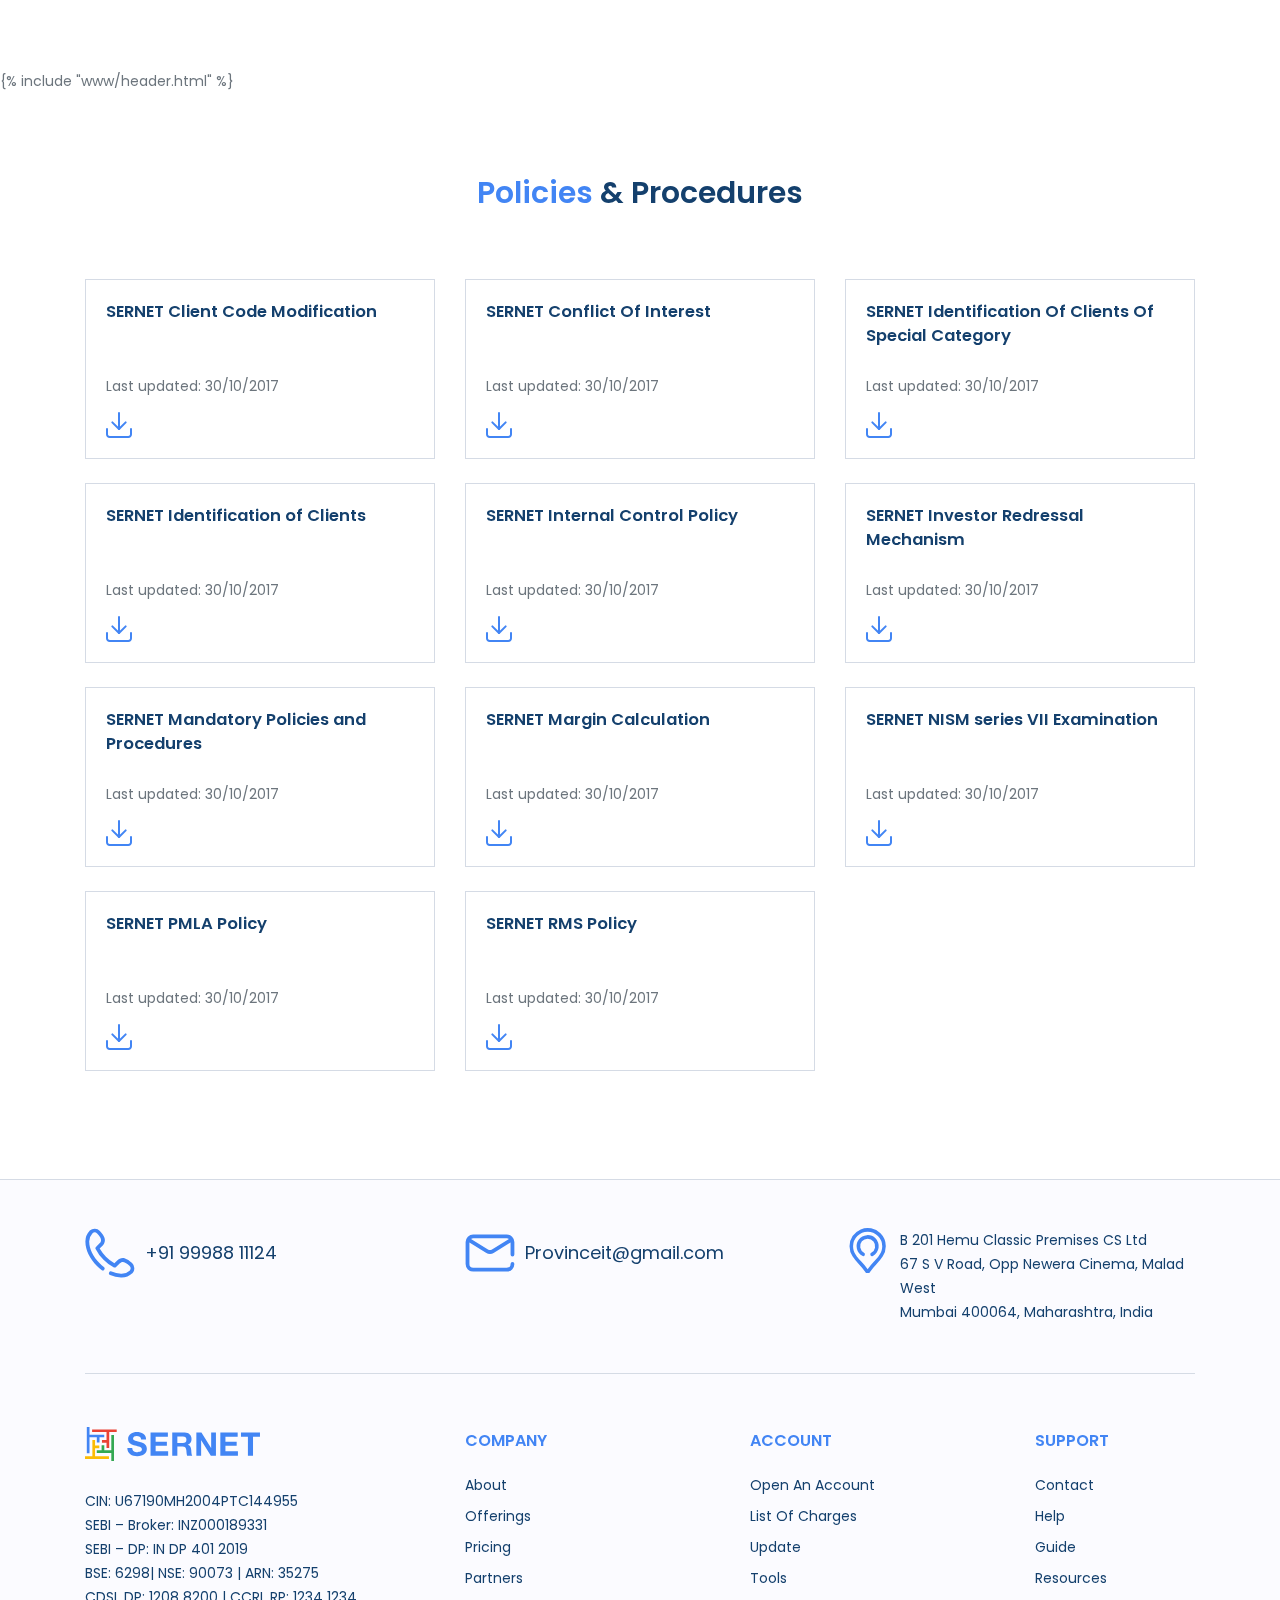
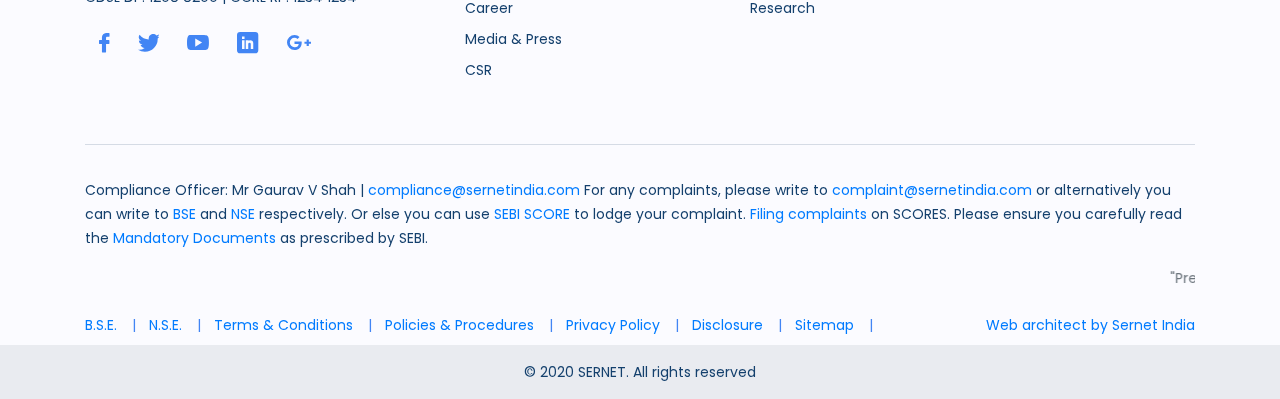
<file: bootstrap/www/policies-and-procedures.html>
<!doctype html>
<html lang="en">
<head>
  <meta charset="utf-8">
  <meta name="viewport" content="width=device-width, initial-scale=1, shrink-to-fit=no">
  <link href="https://fonts.googleapis.com/css2?family=Poppins:wght@300;400;500;600;700&display=swap" rel="stylesheet">
  <link rel="stylesheet" href="https://stackpath.bootstrapcdn.com/bootstrap/4.4.1/css/bootstrap.min.css" integrity="sha384-Vkoo8x4CGsO3+Hhxv8T/Q5PaXtkKtu6ug5TOeNV6gBiFeWPGFN9MuhOf23Q9Ifjh" crossorigin="anonymous">
  <link rel="stylesheet" type="text/css" href="sernet_assets/css/style.css">
  <title>Policies and Procedures | Sernet</title>
  <meta name="author" content="EnjoyFresh">
  <meta name="generator" content="EnjoyFresh">
  <meta name="theme-color" content="#4285F4">
  <meta name="description" content="">
  <link type="image/x-icon" rel="icon" href="sernet_assets/images/favicon.png"/>
  <link rel="apple-touch-icon" href="sernet_assets/images/favicon.png" />
</head>
<body data-target="#siteMenu">
  <div class="site-loader"></div>
{% include "www/header.html" %}
  <main>

    <section class="section-procedures section-content">
      <div class="container">
        <div class="section-heading text-center">
          <h2 class="title"><span class="text-primary">Policies</span> &amp; Procedures</h2>
        </div>

        <div class="row procedures-grid">

          <div class="col-12 col-md-6 col-lg-4">
            <div class="card mb-4">
              <div class="card-body">
                <h4 class="title">SERNET Client Code Modification</h4>
                <div class="meta">Last updated: <span>30/10/2017</span></div>
                <a href="#" class="link btn-download">
                  <svg xmlns="http://www.w3.org/2000/svg" width="26" height="26" viewBox="0 0 26 26">
                    <g class="doc-download-icon" data-name="Icon feather-download" transform="translate(1 1)">
                      <path id="Path_16936" data-name="Path 16936" d="M28.5,22.5v5.319a2.663,2.663,0,0,1-2.667,2.659H7.167A2.663,2.663,0,0,1,4.5,27.819V22.5" transform="translate(-4.5 -6.478)" fill="none" stroke="#4285f4" stroke-linecap="round" stroke-linejoin="round" stroke-width="2"/>
                      <path id="Path_16937" data-name="Path 16937" d="M10.5,15l6.681,6.649L23.862,15" transform="translate(-5.181 -5.657)" fill="none" stroke="#4285f4" stroke-linecap="round" stroke-linejoin="round" stroke-width="2"/>
                      <path id="Path_16938" data-name="Path 16938" d="M18,20.457V4.5" transform="translate(-6 -4.5)" fill="none" stroke="#4285f4" stroke-linecap="round" stroke-linejoin="round" stroke-width="2"/>
                    </g>
                  </svg>

                </a>
              </div>
            </div>
          </div>

          <div class="col-12 col-md-6 col-lg-4">
            <div class="card mb-4">
              <div class="card-body">
                <h4 class="title">SERNET Conflict Of Interest</h4>
                <div class="meta">Last updated: <span>30/10/2017</span></div>
                <a href="#" class="link btn-download">
                  <svg xmlns="http://www.w3.org/2000/svg" width="26" height="26" viewBox="0 0 26 26">
                    <g class="doc-download-icon" data-name="Icon feather-download" transform="translate(1 1)">
                      <path id="Path_16936" data-name="Path 16936" d="M28.5,22.5v5.319a2.663,2.663,0,0,1-2.667,2.659H7.167A2.663,2.663,0,0,1,4.5,27.819V22.5" transform="translate(-4.5 -6.478)" fill="none" stroke="#4285f4" stroke-linecap="round" stroke-linejoin="round" stroke-width="2"/>
                      <path id="Path_16937" data-name="Path 16937" d="M10.5,15l6.681,6.649L23.862,15" transform="translate(-5.181 -5.657)" fill="none" stroke="#4285f4" stroke-linecap="round" stroke-linejoin="round" stroke-width="2"/>
                      <path id="Path_16938" data-name="Path 16938" d="M18,20.457V4.5" transform="translate(-6 -4.5)" fill="none" stroke="#4285f4" stroke-linecap="round" stroke-linejoin="round" stroke-width="2"/>
                    </g>
                  </svg>

                </a>
              </div>
            </div>
          </div>

          <div class="col-12 col-md-6 col-lg-4">
            <div class="card mb-4">
              <div class="card-body">
                <h4 class="title">SERNET Identification Of Clients Of Special Category</h4>
                <div class="meta">Last updated: <span>30/10/2017</span></div>
                <a href="#" class="link btn-download">
                  <svg xmlns="http://www.w3.org/2000/svg" width="26" height="26" viewBox="0 0 26 26">
                    <g class="doc-download-icon" data-name="Icon feather-download" transform="translate(1 1)">
                      <path id="Path_16936" data-name="Path 16936" d="M28.5,22.5v5.319a2.663,2.663,0,0,1-2.667,2.659H7.167A2.663,2.663,0,0,1,4.5,27.819V22.5" transform="translate(-4.5 -6.478)" fill="none" stroke="#4285f4" stroke-linecap="round" stroke-linejoin="round" stroke-width="2"/>
                      <path id="Path_16937" data-name="Path 16937" d="M10.5,15l6.681,6.649L23.862,15" transform="translate(-5.181 -5.657)" fill="none" stroke="#4285f4" stroke-linecap="round" stroke-linejoin="round" stroke-width="2"/>
                      <path id="Path_16938" data-name="Path 16938" d="M18,20.457V4.5" transform="translate(-6 -4.5)" fill="none" stroke="#4285f4" stroke-linecap="round" stroke-linejoin="round" stroke-width="2"/>
                    </g>
                  </svg>

                </a>
              </div>
            </div>
          </div>

          <div class="col-12 col-md-6 col-lg-4">
            <div class="card mb-4">
              <div class="card-body">
                <h4 class="title">SERNET Identification of Clients</h4>
                <div class="meta">Last updated: <span>30/10/2017</span></div>
                <a href="#" class="link btn-download">
                  <svg xmlns="http://www.w3.org/2000/svg" width="26" height="26" viewBox="0 0 26 26">
                    <g class="doc-download-icon" data-name="Icon feather-download" transform="translate(1 1)">
                      <path id="Path_16936" data-name="Path 16936" d="M28.5,22.5v5.319a2.663,2.663,0,0,1-2.667,2.659H7.167A2.663,2.663,0,0,1,4.5,27.819V22.5" transform="translate(-4.5 -6.478)" fill="none" stroke="#4285f4" stroke-linecap="round" stroke-linejoin="round" stroke-width="2"/>
                      <path id="Path_16937" data-name="Path 16937" d="M10.5,15l6.681,6.649L23.862,15" transform="translate(-5.181 -5.657)" fill="none" stroke="#4285f4" stroke-linecap="round" stroke-linejoin="round" stroke-width="2"/>
                      <path id="Path_16938" data-name="Path 16938" d="M18,20.457V4.5" transform="translate(-6 -4.5)" fill="none" stroke="#4285f4" stroke-linecap="round" stroke-linejoin="round" stroke-width="2"/>
                    </g>
                  </svg>

                </a>
              </div>
            </div>
          </div>

          <div class="col-12 col-md-6 col-lg-4">
            <div class="card mb-4">
              <div class="card-body">
                <h4 class="title">SERNET Internal Control Policy</h4>
                <div class="meta">Last updated: <span>30/10/2017</span></div>
                <a href="#" class="link btn-download">
                  <svg xmlns="http://www.w3.org/2000/svg" width="26" height="26" viewBox="0 0 26 26">
                    <g class="doc-download-icon" data-name="Icon feather-download" transform="translate(1 1)">
                      <path id="Path_16936" data-name="Path 16936" d="M28.5,22.5v5.319a2.663,2.663,0,0,1-2.667,2.659H7.167A2.663,2.663,0,0,1,4.5,27.819V22.5" transform="translate(-4.5 -6.478)" fill="none" stroke="#4285f4" stroke-linecap="round" stroke-linejoin="round" stroke-width="2"/>
                      <path id="Path_16937" data-name="Path 16937" d="M10.5,15l6.681,6.649L23.862,15" transform="translate(-5.181 -5.657)" fill="none" stroke="#4285f4" stroke-linecap="round" stroke-linejoin="round" stroke-width="2"/>
                      <path id="Path_16938" data-name="Path 16938" d="M18,20.457V4.5" transform="translate(-6 -4.5)" fill="none" stroke="#4285f4" stroke-linecap="round" stroke-linejoin="round" stroke-width="2"/>
                    </g>
                  </svg>

                </a>
              </div>
            </div>
          </div>

          <div class="col-12 col-md-6 col-lg-4">
            <div class="card mb-4">
              <div class="card-body">
                <h4 class="title">SERNET Investor Redressal Mechanism</h4>
                <div class="meta">Last updated: <span>30/10/2017</span></div>
                <a href="#" class="link btn-download">
                  <svg xmlns="http://www.w3.org/2000/svg" width="26" height="26" viewBox="0 0 26 26">
                    <g class="doc-download-icon" data-name="Icon feather-download" transform="translate(1 1)">
                      <path id="Path_16936" data-name="Path 16936" d="M28.5,22.5v5.319a2.663,2.663,0,0,1-2.667,2.659H7.167A2.663,2.663,0,0,1,4.5,27.819V22.5" transform="translate(-4.5 -6.478)" fill="none" stroke="#4285f4" stroke-linecap="round" stroke-linejoin="round" stroke-width="2"/>
                      <path id="Path_16937" data-name="Path 16937" d="M10.5,15l6.681,6.649L23.862,15" transform="translate(-5.181 -5.657)" fill="none" stroke="#4285f4" stroke-linecap="round" stroke-linejoin="round" stroke-width="2"/>
                      <path id="Path_16938" data-name="Path 16938" d="M18,20.457V4.5" transform="translate(-6 -4.5)" fill="none" stroke="#4285f4" stroke-linecap="round" stroke-linejoin="round" stroke-width="2"/>
                    </g>
                  </svg>

                </a>
              </div>
            </div>
          </div>

          <div class="col-12 col-md-6 col-lg-4">
            <div class="card mb-4">
              <div class="card-body">
                <h4 class="title">SERNET Mandatory Policies and Procedures</h4>
                <div class="meta">Last updated: <span>30/10/2017</span></div>
                <a href="#" class="link btn-download">
                  <svg xmlns="http://www.w3.org/2000/svg" width="26" height="26" viewBox="0 0 26 26">
                    <g class="doc-download-icon" data-name="Icon feather-download" transform="translate(1 1)">
                      <path id="Path_16936" data-name="Path 16936" d="M28.5,22.5v5.319a2.663,2.663,0,0,1-2.667,2.659H7.167A2.663,2.663,0,0,1,4.5,27.819V22.5" transform="translate(-4.5 -6.478)" fill="none" stroke="#4285f4" stroke-linecap="round" stroke-linejoin="round" stroke-width="2"/>
                      <path id="Path_16937" data-name="Path 16937" d="M10.5,15l6.681,6.649L23.862,15" transform="translate(-5.181 -5.657)" fill="none" stroke="#4285f4" stroke-linecap="round" stroke-linejoin="round" stroke-width="2"/>
                      <path id="Path_16938" data-name="Path 16938" d="M18,20.457V4.5" transform="translate(-6 -4.5)" fill="none" stroke="#4285f4" stroke-linecap="round" stroke-linejoin="round" stroke-width="2"/>
                    </g>
                  </svg>

                </a>
              </div>
            </div>
          </div>

          <div class="col-12 col-md-6 col-lg-4">
            <div class="card mb-4">
              <div class="card-body">
                <h4 class="title">SERNET Margin Calculation</h4>
                <div class="meta">Last updated: <span>30/10/2017</span></div>
                <a href="#" class="link btn-download">
                  <svg xmlns="http://www.w3.org/2000/svg" width="26" height="26" viewBox="0 0 26 26">
                    <g class="doc-download-icon" data-name="Icon feather-download" transform="translate(1 1)">
                      <path id="Path_16936" data-name="Path 16936" d="M28.5,22.5v5.319a2.663,2.663,0,0,1-2.667,2.659H7.167A2.663,2.663,0,0,1,4.5,27.819V22.5" transform="translate(-4.5 -6.478)" fill="none" stroke="#4285f4" stroke-linecap="round" stroke-linejoin="round" stroke-width="2"/>
                      <path id="Path_16937" data-name="Path 16937" d="M10.5,15l6.681,6.649L23.862,15" transform="translate(-5.181 -5.657)" fill="none" stroke="#4285f4" stroke-linecap="round" stroke-linejoin="round" stroke-width="2"/>
                      <path id="Path_16938" data-name="Path 16938" d="M18,20.457V4.5" transform="translate(-6 -4.5)" fill="none" stroke="#4285f4" stroke-linecap="round" stroke-linejoin="round" stroke-width="2"/>
                    </g>
                  </svg>

                </a>
              </div>
            </div>
          </div>

          <div class="col-12 col-md-6 col-lg-4">
            <div class="card mb-4">
              <div class="card-body">
                <h4 class="title">SERNET NISM series VII Examination</h4>
                <div class="meta">Last updated: <span>30/10/2017</span></div>
                <a href="#" class="link btn-download">
                  <svg xmlns="http://www.w3.org/2000/svg" width="26" height="26" viewBox="0 0 26 26">
                    <g class="doc-download-icon" data-name="Icon feather-download" transform="translate(1 1)">
                      <path id="Path_16936" data-name="Path 16936" d="M28.5,22.5v5.319a2.663,2.663,0,0,1-2.667,2.659H7.167A2.663,2.663,0,0,1,4.5,27.819V22.5" transform="translate(-4.5 -6.478)" fill="none" stroke="#4285f4" stroke-linecap="round" stroke-linejoin="round" stroke-width="2"/>
                      <path id="Path_16937" data-name="Path 16937" d="M10.5,15l6.681,6.649L23.862,15" transform="translate(-5.181 -5.657)" fill="none" stroke="#4285f4" stroke-linecap="round" stroke-linejoin="round" stroke-width="2"/>
                      <path id="Path_16938" data-name="Path 16938" d="M18,20.457V4.5" transform="translate(-6 -4.5)" fill="none" stroke="#4285f4" stroke-linecap="round" stroke-linejoin="round" stroke-width="2"/>
                    </g>
                  </svg>

                </a>
              </div>
            </div>
          </div>


          <div class="col-12 col-md-6 col-lg-4">
            <div class="card mb-4">
              <div class="card-body">
                <h4 class="title">SERNET PMLA Policy</h4>
                <div class="meta">Last updated: <span>30/10/2017</span></div>
                <a href="#" class="link btn-download">
                  <svg xmlns="http://www.w3.org/2000/svg" width="26" height="26" viewBox="0 0 26 26">
                    <g class="doc-download-icon" data-name="Icon feather-download" transform="translate(1 1)">
                      <path id="Path_16936" data-name="Path 16936" d="M28.5,22.5v5.319a2.663,2.663,0,0,1-2.667,2.659H7.167A2.663,2.663,0,0,1,4.5,27.819V22.5" transform="translate(-4.5 -6.478)" fill="none" stroke="#4285f4" stroke-linecap="round" stroke-linejoin="round" stroke-width="2"/>
                      <path id="Path_16937" data-name="Path 16937" d="M10.5,15l6.681,6.649L23.862,15" transform="translate(-5.181 -5.657)" fill="none" stroke="#4285f4" stroke-linecap="round" stroke-linejoin="round" stroke-width="2"/>
                      <path id="Path_16938" data-name="Path 16938" d="M18,20.457V4.5" transform="translate(-6 -4.5)" fill="none" stroke="#4285f4" stroke-linecap="round" stroke-linejoin="round" stroke-width="2"/>
                    </g>
                  </svg>

                </a>
              </div>
            </div>
          </div>


          <div class="col-12 col-md-6 col-lg-4">
            <div class="card mb-4">
              <div class="card-body">
                <h4 class="title">SERNET RMS Policy</h4>
                <div class="meta">Last updated: <span>30/10/2017</span></div>
                <a href="#" class="link btn-download">
                  <svg xmlns="http://www.w3.org/2000/svg" width="26" height="26" viewBox="0 0 26 26">
                    <g class="doc-download-icon" data-name="Icon feather-download" transform="translate(1 1)">
                      <path id="Path_16936" data-name="Path 16936" d="M28.5,22.5v5.319a2.663,2.663,0,0,1-2.667,2.659H7.167A2.663,2.663,0,0,1,4.5,27.819V22.5" transform="translate(-4.5 -6.478)" fill="none" stroke="#4285f4" stroke-linecap="round" stroke-linejoin="round" stroke-width="2"/>
                      <path id="Path_16937" data-name="Path 16937" d="M10.5,15l6.681,6.649L23.862,15" transform="translate(-5.181 -5.657)" fill="none" stroke="#4285f4" stroke-linecap="round" stroke-linejoin="round" stroke-width="2"/>
                      <path id="Path_16938" data-name="Path 16938" d="M18,20.457V4.5" transform="translate(-6 -4.5)" fill="none" stroke="#4285f4" stroke-linecap="round" stroke-linejoin="round" stroke-width="2"/>
                    </g>
                  </svg>

                </a>
              </div>
            </div>
          </div>

        </div>
      </div>
    </section>


  </main>

  <footer>
    <div class="container">
      <div class="footer-top">

        <div class="row">
          <div class="col-12 col-md-6 col-lg-4">
            <div class="footer-cta wow smoothenItUp" data-wow-delay=".3s" data-wow-duration="1s">
              <span class="footer-cta-icon">
                <svg class="svg-icon-phone" xmlns="http://www.w3.org/2000/svg" width="50" height="50" viewBox="0 0 50 50"><defs></defs><g transform="translate(-236.782 -6913.428)"><circle class="a" cx="25" cy="25" r="25" transform="translate(236.782 6913.428)"/><g transform="translate(237.198 6914.126)"><path class="b" d="M48.881,39.392a7.231,7.231,0,0,0-2.218-4.969c-2.667-2.572-4.9-4.056-7.032-4.672-2.936-.848-5.655-.077-8.081,2.293l-.011.011-2.582,2.562a38.69,38.69,0,0,1-8.141-6.3l-.251-.251a38.694,38.694,0,0,1-6.3-8.14l2.563-2.582.011-.011c2.37-2.427,3.141-5.146,2.293-8.082-.616-2.13-2.1-4.365-4.672-7.032A7.267,7.267,0,0,0,4.379,1.861l-.055.049q-.038.034-.074.071A15.494,15.494,0,0,0,0,13.329C.04,21.18,4.354,30.158,11.542,37.345a46.542,46.542,0,0,0,4.578,3.987A1.91,1.91,0,0,0,18.444,38.3a42.759,42.759,0,0,1-4.2-3.656C7.75,28.153,3.854,20.177,3.82,13.31a11.8,11.8,0,0,1,3.1-8.595L6.931,4.7a3.435,3.435,0,0,1,4.784.173c4.944,5.127,4.586,7.548,2.4,9.788l-3.54,3.566a1.91,1.91,0,0,0-.389,2.122,38.586,38.586,0,0,0,7.678,10.42l.251.251A38.58,38.58,0,0,0,28.536,38.7a1.909,1.909,0,0,0,2.122-.389l3.566-3.54c2.24-2.185,4.661-2.542,9.788,2.4a3.435,3.435,0,0,1,.173,4.784l-.014.015a11.762,11.762,0,0,1-8.507,3.1h-.087a24.761,24.761,0,0,1-9.423-2.231,1.91,1.91,0,0,0-1.513,3.507,28.171,28.171,0,0,0,10.916,2.543h.107a15.46,15.46,0,0,0,11.242-4.25c.024-.024.048-.049.07-.074l.05-.055A7.231,7.231,0,0,0,48.881,39.392Z" transform="translate(0 -0.002)"/></g></g></svg>
              </span>
              <a class="footer-cta-link" href="tel:+919998811124" target="_blank">+91 99988 11124</a>
            </div>
          </div>

          <div class="col-12 col-md-6 col-lg-4">
            <div class="footer-cta wow smoothenItUp" data-wow-delay=".3s" data-wow-duration="1s">
              <span class="footer-cta-icon">
                <svg class="svg-icon-mail" xmlns="http://www.w3.org/2000/svg" width="50" height="50" viewBox="0 0 50 50"><defs></defs><g transform="translate(-674.564 -6898.543)"><circle class="a" cx="25" cy="25" r="25" transform="translate(674.564 6898.543)"/><g transform="translate(675.178 6904.939)"><path class="b" d="M46.846,82.495a1.9,1.9,0,0,0,1.9-1.9V68.117A7.626,7.626,0,0,0,41.133,60.5H7.617A7.626,7.626,0,0,0,0,68.117V90.112a7.626,7.626,0,0,0,7.617,7.617H41.133a7.626,7.626,0,0,0,7.617-7.617,1.9,1.9,0,0,0-3.809,0,3.813,3.813,0,0,1-3.809,3.809H7.617a3.813,3.813,0,0,1-3.809-3.809V68.521L20.353,78.808a7.57,7.57,0,0,0,8.045,0L44.942,68.521v12.07A1.9,1.9,0,0,0,46.846,82.495Zm-20.46-6.921a3.785,3.785,0,0,1-4.022,0L5.4,65.024a3.788,3.788,0,0,1,2.22-.715H41.133a3.788,3.788,0,0,1,2.22.715Z" transform="translate(0 -60.5)"/></g></g></svg>
              </span>
              <a class="footer-cta-link" href="mailto:provinceit@gmail.com" target="_blank">Provinceit@gmail.com</a>
            </div>
          </div>

          <div class="col-12 col-md-6 col-lg-4">
            <div class="footer-cta footer-cta--address wow smoothenItUp" data-wow-delay=".3s" data-wow-duration="1s">
              <span class="footer-cta-icon">
                <svg class="svg-icon-location" xmlns="http://www.w3.org/2000/svg" width="50" height="50" viewBox="0 0 50 50"><defs></defs><g transform="translate(-236.42 -6867.524)"><circle class="a" cx="25" cy="25" r="25" transform="translate(236.42 6867.524)"/><g transform="translate(241.387 6867.546)"><g transform="translate(2.747 2.747)"><g transform="translate(0 0)"><path class="b" d="M12.168,0a12.168,12.168,0,1,0,3.337,23.872,1.947,1.947,0,1,0-1.066-3.745A8.263,8.263,0,1,1,20.1,14.549a1.947,1.947,0,1,0,3.73,1.118A12.176,12.176,0,0,0,12.168,0Z" transform="translate(17.208 0) rotate(45)"/></g></g><g transform="translate(0)"><path class="b" d="M85.061,5.837A19.955,19.955,0,0,0,51,19.936,20.852,20.852,0,0,0,54.3,31.064,59.266,59.266,0,0,0,61.338,39.8a66.454,66.454,0,0,1,7.39,9.132,1.947,1.947,0,0,0,1.646.907h1.168a1.947,1.947,0,0,0,1.646-.907,66.455,66.455,0,0,1,7.39-9.132,59.255,59.255,0,0,0,7.041-8.737,20.854,20.854,0,0,0,3.294-11.132A19.826,19.826,0,0,0,85.061,5.837ZM77.7,37.176a80.24,80.24,0,0,0-6.745,8.083,80.223,80.223,0,0,0-6.745-8.083c-5-5.471-9.31-10.2-9.317-17.239a16.062,16.062,0,0,1,32.123,0C87.013,26.98,82.7,31.7,77.7,37.176Z" transform="translate(-51.003 0)"/></g></g></g></svg>
              </span>
              <address>B 201 Hemu Classic Premises CS Ltd<br> 67 S V Road, Opp Newera Cinema, Malad West<br> Mumbai 400064, Maharashtra, India
            </address>
          </div>
          </div>
        </div>
      </div>
        <div class="footer-middle">
          <div class="row">
            <div class="col-12 col-md-6 col-lg-4">
              <div class="footer-logo">
                <svg class="brand-logo" xmlns="http://www.w3.org/2000/svg" width="245.964" height="48" viewBox="0 0 245.964 48">
                  <g transform="translate(-92.004 -157.008)">
                    <g transform="translate(92.004 157.008)">
                      <path class="brand-blue" d="M101.95,167.747V157.008H98.16v36.764h3.79V171.537h10.283v7.391h3.79v-7.391h6.633v-3.79Z" transform="translate(-95.652 -157.008)"/>
                      <path class="brand-red" d="M116.422,165.225v3.79H136.7V180.1h-6.443v3.79H136.7v7.58h3.79V169.015h10.518v-3.79Z" transform="translate(-106.473 -161.877)"/>
                      <path class="brand-green" d="M152.935,184.527v21.7h-9.854v-7.106h-3.79v7.106h-6.822v3.79h20.467v11.37h3.79V184.527Z" transform="translate(-115.982 -173.386)"/>
                      <path class="brand-yellow" d="M106.122,224.9V213.716h5.969v-3.79h-5.969v-7.8h-3.79V224.9H92v3.79h33.637V224.9Z" transform="translate(-92.004 -183.813)"/>
                    </g>
                    <g transform="translate(151.491 163.966)">
                      <g transform="translate(0 0)">
                        <path class="brand-blue" d="M226.178,196.595c0,4.328,3.38,6.015,7.217,6.015,2.51,0,6.347-.729,6.347-4.055,0-3.508-4.886-4.1-9.682-5.376-4.837-1.276-9.726-3.145-9.726-9.252,0-6.653,6.3-9.841,12.2-9.841,6.8,0,13.058,2.961,13.058,10.48h-6.942c-.227-3.918-3.012-4.922-6.436-4.922-2.283,0-4.934.957-4.934,3.692,0,2.506,1.554,2.825,9.726,4.921,2.376.592,9.682,2.1,9.682,9.478,0,5.968-4.7,10.435-13.563,10.435-7.213,0-13.972-3.554-13.879-11.574Z" transform="translate(-219.24 -174.085)"/>
                        <g transform="translate(32.619 0.775)">
                          <path class="brand-blue" d="M299.3,175.988h24.386V182H306.47v6.971h15.8v5.558h-15.8v7.974h17.579v6.014H299.3Z" transform="translate(-299.298 -175.988)"/>
                        </g>
                        <g transform="translate(63.137 0.775)">
                          <path class="brand-blue" d="M374.2,175.988h17.582c5.845,0,9.541,4.055,9.541,8.976,0,3.826-1.551,6.7-5.157,8.156v.091c3.513.911,4.521,4.328,4.748,7.609.138,2.05.089,5.876,1.368,7.7h-7.168c-.866-2.05-.777-5.194-1.141-7.791-.5-3.417-1.826-4.921-5.432-4.921h-7.169V208.52H374.2Zm7.172,14.717h7.853c3.2,0,4.93-1.367,4.93-4.647,0-3.144-1.732-4.511-4.93-4.511h-7.853Z" transform="translate(-374.199 -175.988)"/>
                        </g>
                        <g transform="translate(97.033 0.775)">
                          <path class="brand-blue" d="M457.394,175.988h7.124l13.608,21.825h.093V175.988h6.711V208.52h-7.168L464.2,186.741h-.089V208.52h-6.715Z" transform="translate(-457.394 -175.988)"/>
                        </g>
                        <g transform="translate(130.745 0.775)">
                          <path class="brand-blue" d="M540.135,175.988h24.386V182H547.307v6.971h15.8v5.558h-15.8v7.974h17.579v6.014H540.135Z" transform="translate(-540.135 -175.988)"/>
                        </g>
                        <g transform="translate(159.767 0.775)">
                          <path class="brand-blue" d="M621.136,182h-9.771v-6.016h26.71V182H628.3V208.52h-7.169Z" transform="translate(-611.365 -175.988)"/>
                        </g>
                      </g>
                    </g>
                  </g>
                </svg>
              </div>
              <ul class="footer-copy list-unstyled">
                <li>CIN: U67190MH2004PTC144955</li>
                <li>SEBI – Broker: INZ000189331</li>
                <li>SEBI – DP: IN DP 401 2019</li>
                <li>BSE: 6298| NSE: 90073 | ARN: 35275</li>
                <li>CDSL DP: 1208 8200 | CCRL RP: 1234 1234</li>
              </ul>

              <div class="social-icons">
                <a href="//www.facebook.com/" title="Follow us on Facebook" target="_blank">
                <svg class="svg-icon-facebook" xmlns="http://www.w3.org/2000/svg" width="10.543" height="19.5" viewBox="0 0 10.543 19.5"><defs></defs><g transform="translate(-1086 -53)"><path class="a" d="M32.223,0,29.694,0a4.441,4.441,0,0,0-4.677,4.8V7.012H22.475a.4.4,0,0,0-.4.4v3.206a.4.4,0,0,0,.4.4h2.543V19.1a.4.4,0,0,0,.4.4h3.317a.4.4,0,0,0,.4-.4v-8.09H32.1a.4.4,0,0,0,.4-.4V7.41a.4.4,0,0,0-.4-.4H29.13V5.136c0-.9.215-1.359,1.389-1.359h1.7a.4.4,0,0,0,.4-.4V.4A.4.4,0,0,0,32.223,0Z" transform="translate(1063.923 53)"/></g></svg>
              </a>
              <a href="//www.twitter.com/" title="Follow us on Twitter" target="_blank">
                <svg class="svg-icon-twitter" xmlns="http://www.w3.org/2000/svg" width="21.938" height="17.82" viewBox="0 0 21.938 17.82"><defs></defs><g transform="translate(0)"><path class="a" d="M21.939,59.549a8.987,8.987,0,0,1-2.584.709,4.519,4.519,0,0,0,1.978-2.488,9.073,9.073,0,0,1-2.86,1.093,4.5,4.5,0,0,0-7.669,4.1,12.777,12.777,0,0,1-9.275-4.7,4.506,4.506,0,0,0,1.393,6.007,4.5,4.5,0,0,1-2.038-.565v.056a4.5,4.5,0,0,0,3.609,4.413,4.559,4.559,0,0,1-1.186.158,4.319,4.319,0,0,1-.847-.084,4.5,4.5,0,0,0,4.2,3.126A9.029,9.029,0,0,1,1.074,73.3,9.565,9.565,0,0,1,0,73.236a12.721,12.721,0,0,0,6.9,2.025,12.716,12.716,0,0,0,12.8-12.8l-.015-.583A8.987,8.987,0,0,0,21.939,59.549Z" transform="translate(-0.001 -57.441)"/></g></svg>
              </a>
              <a href="//www.youtube.com/" title="Subscribe us on YouTube" target="_blank">
                <svg class="svg-icon-youtube" xmlns="http://www.w3.org/2000/svg" width="21.938" height="15.083" viewBox="0 0 21.938 15.083"><defs></defs><g transform="translate(0 0)"><path class="a" d="M21.006,81.453c-.6-1.059-1.241-1.253-2.556-1.327C17.136,80.037,13.833,80,10.972,80s-6.171.037-7.484.125-1.959.269-2.56,1.329S0,84.331,0,87.537v.011c0,3.192.315,5.027.928,6.073s1.246,1.25,2.559,1.34,4.618.122,7.485.122,6.165-.045,7.479-.121,1.961-.281,2.556-1.34c.618-1.046.931-2.881.931-6.073v-.011C21.938,84.331,21.625,82.511,21.006,81.453ZM8.227,91.655V83.428l6.856,4.113Z" transform="translate(0 -80)"/></g></svg>
              </a>
              <a href="//www.linkedin.com/" target="_blank" title="Join us on Linkedin">
                <svg class="svg-icon-linkedin" xmlns="http://www.w3.org/2000/svg" width="21.298" height="21.298" viewBox="0 0 21.298 21.298"><defs></defs><path class="a" d="M18.178,0H3.12A3.124,3.124,0,0,0,0,3.12V18.178A3.124,3.124,0,0,0,3.12,21.3H18.178a3.124,3.124,0,0,0,3.12-3.12V3.12A3.124,3.124,0,0,0,18.178,0ZM7.529,16.889h-2.5V8.153h2.5Zm0-9.983h-2.5v-2.5h2.5Zm8.735,9.983h-2.5V11.9a1.248,1.248,0,1,0-2.5,0v4.992h-2.5V8.153h2.5v.47a5.41,5.41,0,0,1,1.872-.47,3.267,3.267,0,0,1,3.12,3.315Zm0,0"/></svg>
              </a>
              <a href="//www.google.com/" target="_blank" title="Find us on Google">
                <svg class="svg-icon-google" xmlns="http://www.w3.org/2000/svg" width="24" height="15" viewBox="0 0 24 15"><defs></defs><g transform="translate(0 -4.5)"><path class="a" d="M21.823,9H19.636v2.177H17.459v2.187h2.177v2.177h2.187V13.364H24V11.177H21.823Z"/><path class="a" d="M7.5,19.5c4.328,0,7.2-3.038,7.2-7.326a6.408,6.408,0,0,0-.122-1.248H7.5V13.5h4.257A4.062,4.062,0,0,1,7.5,16.737a4.738,4.738,0,0,1,0-9.475,4.213,4.213,0,0,1,2.988,1.156l2.036-1.954A7.172,7.172,0,0,0,7.5,4.5a7.5,7.5,0,0,0,0,15Z"/></g></svg>
              </a>
            </div>
          </div>
          <div class="col-12 col-sm-6 col-md-3 col-lg-3">
            <div class="title text-primary">
              COMPANY
            </div>
            <ul class="footer-links list-unstyled">
              <li><a href="about.html">About</a></li>
              <li><a href="#">offerings</a></li>
              <li><a href="#">Pricing</a></li>
              <li><a href="#">Partners</a></li>
              <li><a href="#">Career</a></li>
              <li><a href="#">Media &amp; Press</a></li>
              <li><a href="#">CSR</a></li>
            </ul>
          </div>
          <div class="col-12 col-sm-6 col-md-3 col-lg-3">
            <div class="title text-primary">
              ACCOUNT
            </div>
            <ul class="footer-links list-unstyled">
              <li><a href="#">Open an Account</a></li>
              <li><a href="#">List of Charges</a></li>
              <li><a href="#">Update</a></li>
              <li><a href="#">Tools</a></li>
              <li><a href="#">Research</a></li>
            </ul>
          </div>
          <div class="col-12 col-md-6 col-lg-2">
            <div class="title text-primary">
              SUPPORT
            </div>
            <ul class="footer-links list-unstyled">
              <li><a href="#">Contact</a></li>
              <li><a href="#">Help</a></li>
              <li><a href="#">Guide</a></li>
              <li><a href="#">Resources</a></li>
            </ul>
          </div>
        </div>
      </div>
      <div class="footer-lower">
        <p class="compliance">Compliance Officer: Mr Gaurav V Shah | <a href="mailto:compliance@sernetindia.com" target="_blank">compliance@sernetindia.com</a> For any complaints, please write to <a href="mailto:complaint@sernetindia.com" target="_blank">complaint@sernetindia.com</a> or alternatively you can write to <a target="_blank" href="#">BSE</a> and <a target="_blank" href="#">NSE</a> respectively. Or else you can use <a href="#" target="_blank">SEBI SCORE</a> to lodge your complaint. <a href="#" target="_blank">Filing complaints</a> on SCORES. Please ensure you carefully read the <a href="#" target="_blank">Mandatory Documents</a> as prescribed by SEBI.</p>
        <marquee class="marquee-copy" direction="left" scrollamount="3.5">
          <p class="disclaimer">"Prevent Unauthorized Transactions in your demat account. Update your Mobile Number with your Depository Participant. Receive alerts on your Registered Mobile for all debit and other important transactions in your Demat Account directly from CDSL on the same day. Issued in the interest of investors.” | “KYC is one time exercise while dealing in securities markets – once KYC is done through a SEBI registered intermediary (Broker, DP, Mutual Fund etc.), you need not undergo the same process again when you approach another intermediary.” | “No need to issue cheques by investors while subscribing to IPO. Just write the bank account number and sign in the application form to authorise your bank to make payment in case of allotment. No worries for refund as the money remains in investor’s account.” | “Research services offered by SERNET Financial Services Pvt. Ltd, is provided through tie ups with independent SEBI registered research analysts.” | “Mutual Fund Investments are subject to market risks. Please read all scheme related documents carefully before investing.” | “The Stock Exchange, Mumbai is not in any manner answerable, responsible or liable to any person or persons for any acts of omission or commission, errors, mistakes and/or violation, actual or perceived, by us or our partners, agents, associates etc., of any of the Rules, Regulations, Bye-laws of the Stock Exchange, Mumbai, SEBI Act or any other laws in force from time to time” | “The Stock Exchange, Mumbai is not answerable, responsible or liable for any information on this Website or for any services rendered by our employees, our servants, and us."</p>
        </marquee>

        <ul class="site-map nav list-inline mb-2">
          <li class="list-inline-item"><a href="#">B.S.E.</a></li>
          <li class="list-inline-item"><a href="#">N.S.E.</a></li>
          <li class="list-inline-item"><a href="#">Terms &amp; Conditions</a></li>
          <li class="list-inline-item"><a href="#">Policies &amp; Procedures</a></li>
          <li class="list-inline-item"><a href="#">Privacy Policy</a></li>
          <li class="list-inline-item"><a href="#">Disclosure</a></li>
          <li class="list-inline-item"><a href="#">Sitemap</a></li>
          <li class="list-inline-item ml-auto">
             <a href="#" class="ml-auto">Web architect by Sernet India</a>
          </li>
        </ul>
      </div>
    </div>
    <div class="footer-bottom text-center">
      <div class="container">&copy; 2020 SERNET. All rights reserved</div>
    </div>
  </footer>

<script type="text/javascript" src="sernet_assets/js/jquery-3.3.1.min.js"></script>
<script src="https://stackpath.bootstrapcdn.com/bootstrap/4.4.1/js/bootstrap.min.js" integrity="sha384-wfSDF2E50Y2D1uUdj0O3uMBJnjuUD4Ih7YwaYd1iqfktj0Uod8GCExl3Og8ifwB6" crossorigin="anonymous"></script>
<script type="text/javascript" src="sernet_assets/js/slick.min.js"></script>
<script type="text/javascript" src="sernet_assets/js/wow.min.js"></script>

<script src="sernet_assets/js/script.js"></script>
</body>
</html>
</file>
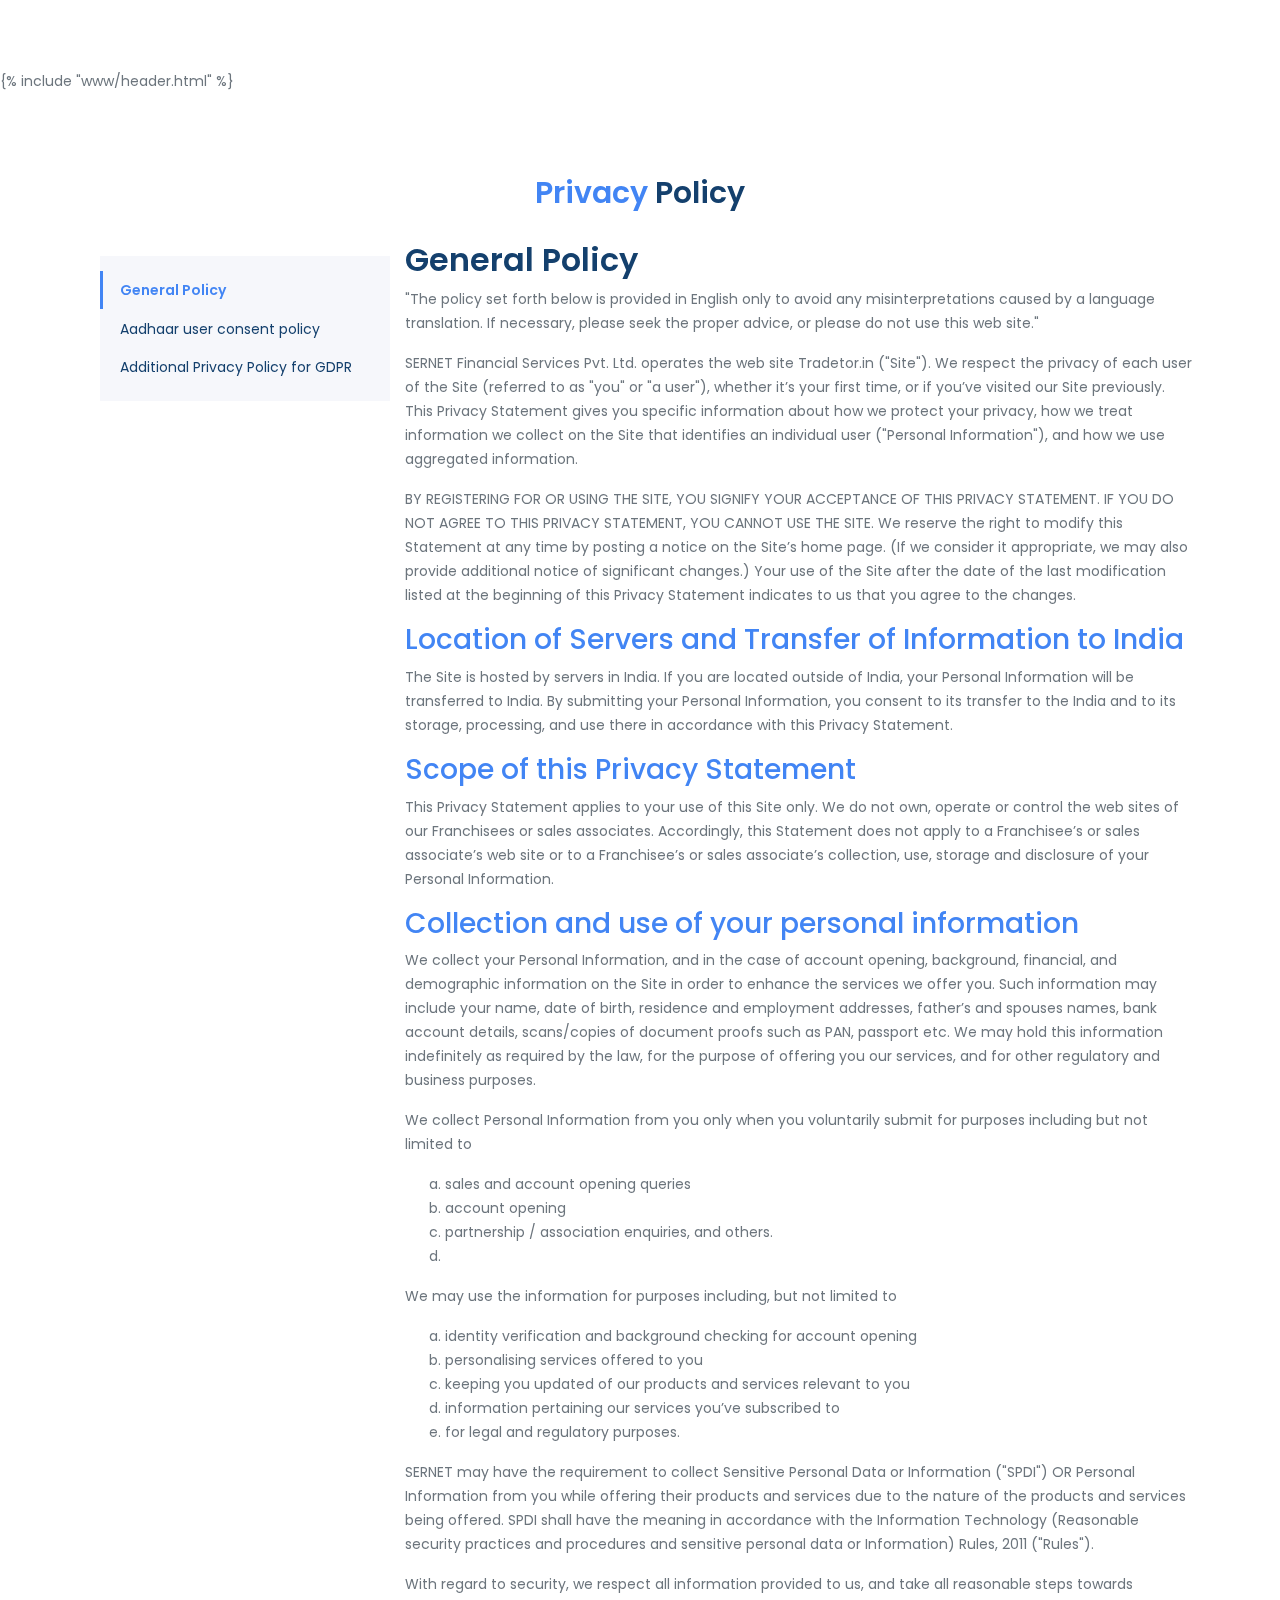
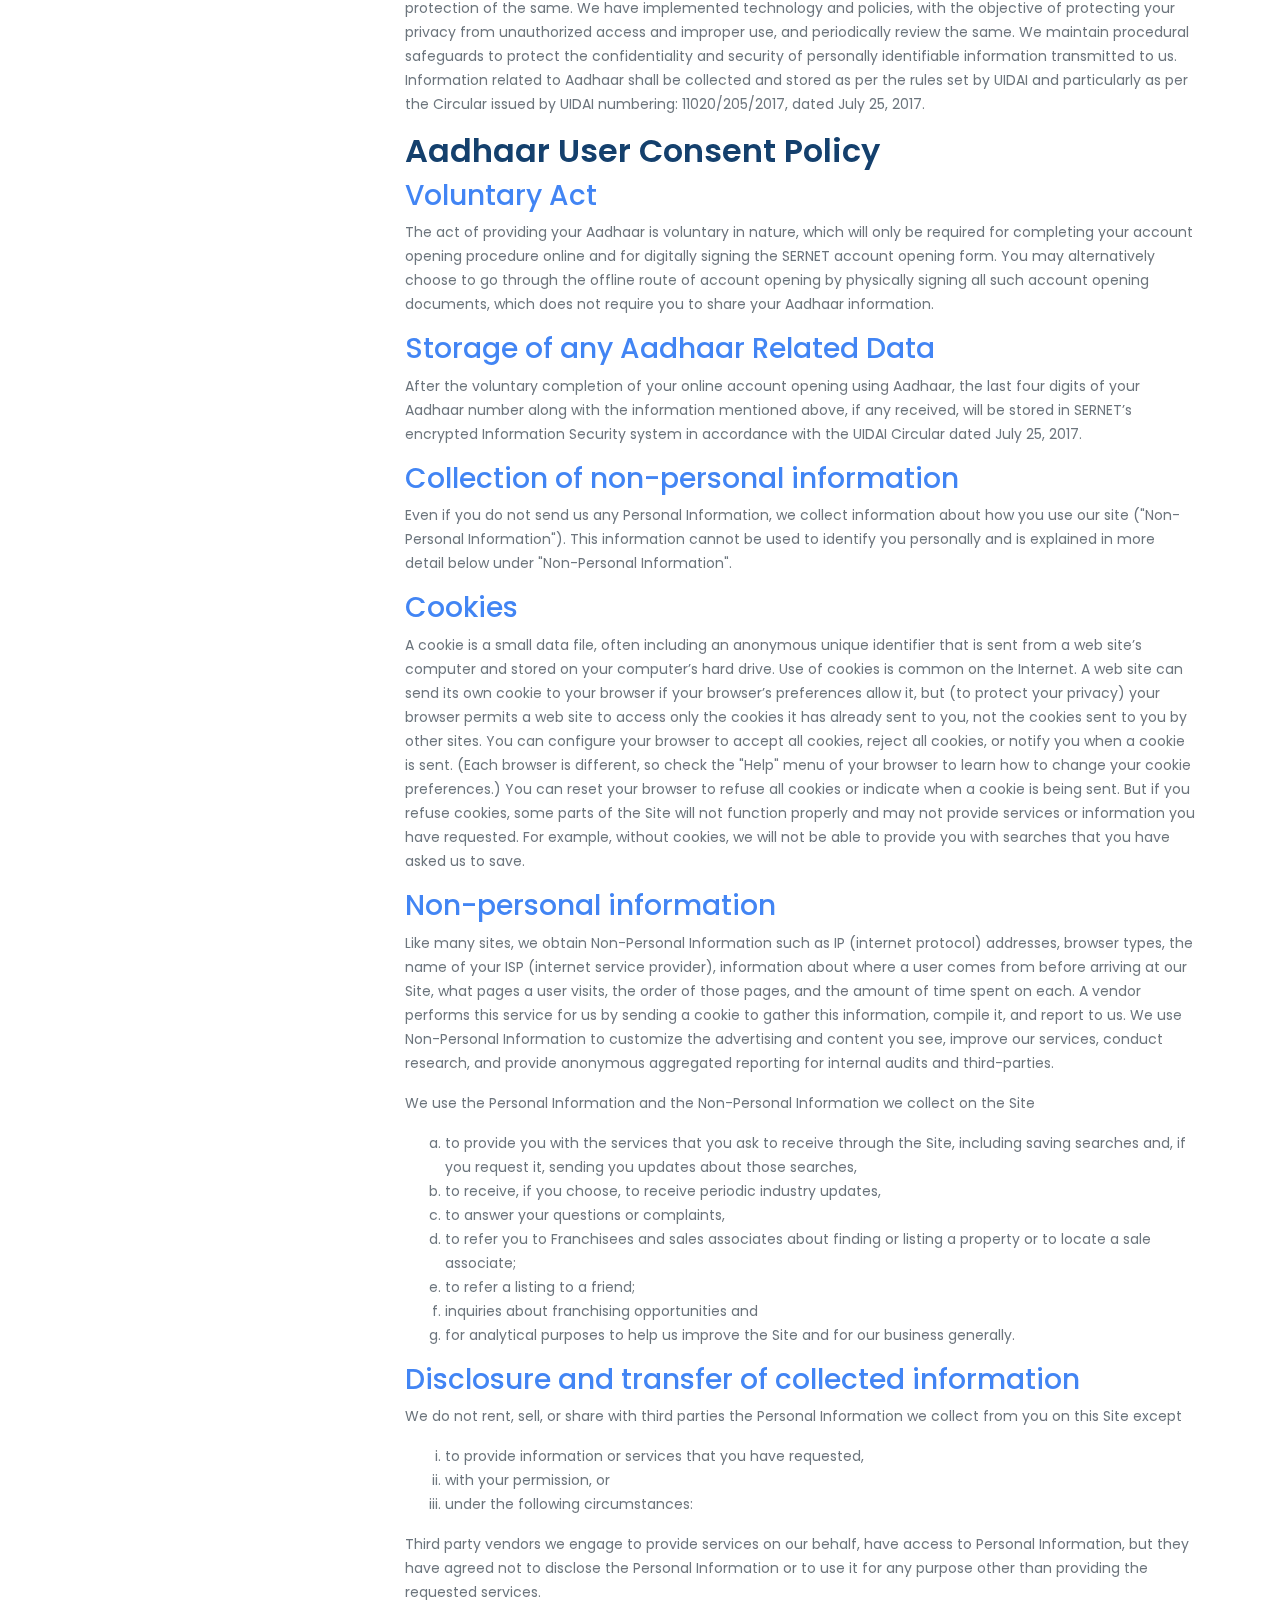
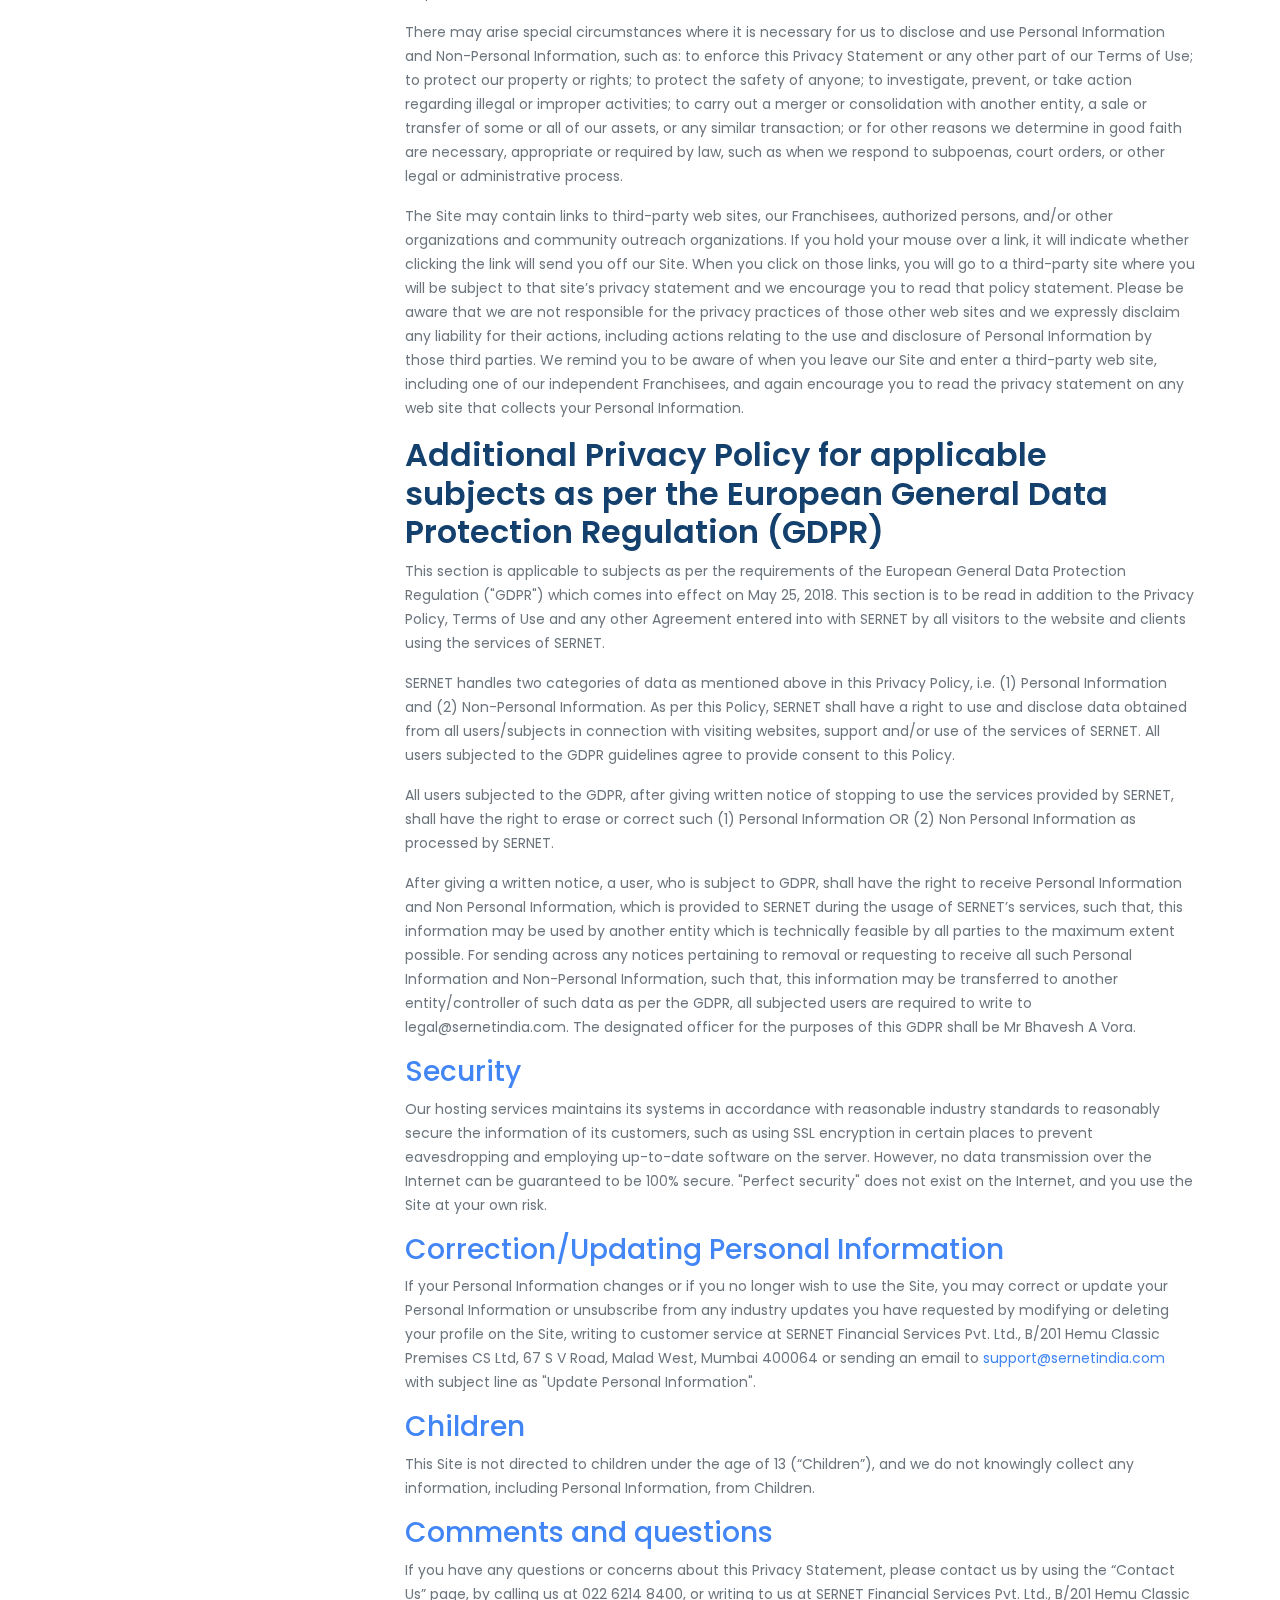
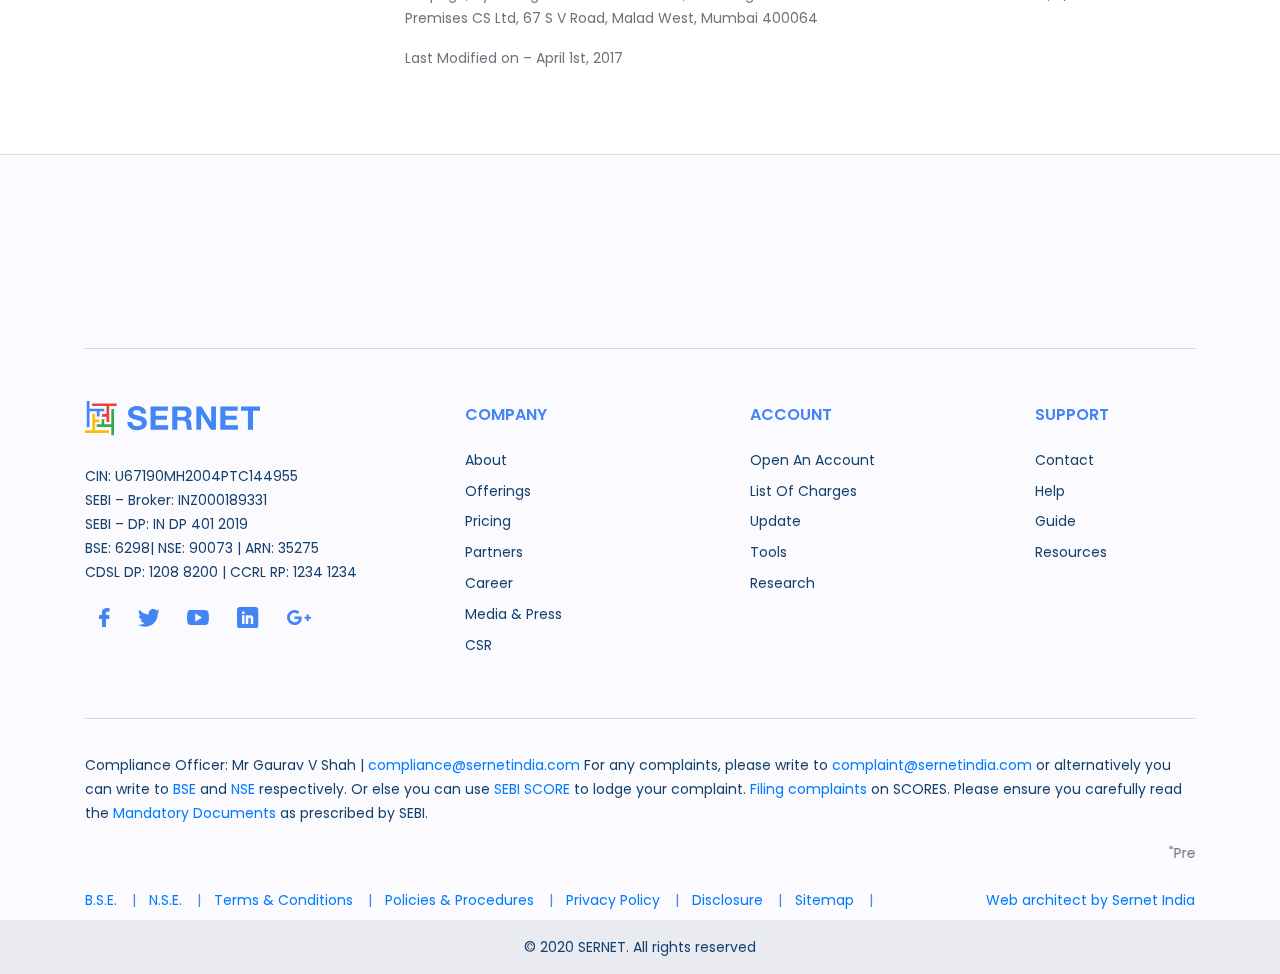
<file: bootstrap/www/privacy-policy.html>
<!doctype html>
<html lang="en">
<head>
  <meta charset="utf-8">
  <meta name="viewport" content="width=device-width, initial-scale=1, shrink-to-fit=no">
  <link href="https://fonts.googleapis.com/css2?family=Poppins:wght@300;400;500;600;700&display=swap" rel="stylesheet">
  <link rel="stylesheet" href="https://stackpath.bootstrapcdn.com/bootstrap/4.4.1/css/bootstrap.min.css" integrity="sha384-Vkoo8x4CGsO3+Hhxv8T/Q5PaXtkKtu6ug5TOeNV6gBiFeWPGFN9MuhOf23Q9Ifjh" crossorigin="anonymous">
  <link rel="stylesheet" type="text/css" href="sernet_assets/css/style.css">
  <title>Sernet</title>
  <meta name="author" content="EnjoyFresh">
  <meta name="generator" content="EnjoyFresh">
  <meta name="theme-color" content="#4285F4">
  <meta name="description" content="">
  <link type="image/x-icon" rel="icon" href="sernet_assets/images/favicon.png"/>
  <link rel="apple-touch-icon" href="sernet_assets/images/favicon.png" />
</head>
<body data-target="#siteMenu">
  <div class="site-loader"></div>
 {% include "www/header.html" %}
  <main>
    <section class="section-copy section-policy section-content">
      <div class="container">

        <div class="section-heading text-center">
          <h1 class="title"><span class="text-primary">Privacy</span> Policy</h1>
        </div>
        <div class="side-menu-wrapper">

          <aside class="side-menu">
            <div class="side-menu__inner">
              <div class="list-group side-menu-list">
                <a href="#general-policy" class="list-group-item list-group-item-action active">
                  General Policy
                </a>
                <a href="#aadhaar-consent-policy" class="list-group-item list-group-item-action">Aadhaar user consent policy</a>
                <a href="#gdpr-policy" class="list-group-item list-group-item-action">Additional Privacy Policy for GDPR</a>
              </div>
            </div>
          </aside>
          <div class="side-content">
            <div class="side-content__inner">

              <article id="general-policy" class="static-copy">
                <h2 class="title">General Policy</h2>

                <div class="text">
                  <p>"The policy set forth below is provided in English only to avoid any misinterpretations caused by a language translation. If necessary, please seek the proper advice, or please do not use this web site."</p>

                  <p>SERNET Financial Services Pvt. Ltd. operates the web site Tradetor.in ("Site"). We respect the privacy of each user of the Site (referred to as "you" or "a user"), whether it’s your first time, or if you’ve visited our Site previously. This Privacy Statement gives you specific information about how we protect your privacy, how we treat information we collect on the Site that identifies an individual user ("Personal Information"), and how we use aggregated information.</p>
                  <p>BY REGISTERING FOR OR USING THE SITE, YOU SIGNIFY YOUR ACCEPTANCE OF THIS PRIVACY STATEMENT. IF YOU DO NOT AGREE TO THIS PRIVACY STATEMENT, YOU CANNOT USE THE SITE. We reserve the right to modify this Statement at any time by posting a notice on the Site’s home page. (If we consider it appropriate, we may also provide additional notice of significant changes.) Your use of the Site after the date of the last modification listed at the beginning of this Privacy Statement indicates to us that you agree to the changes.</p>
                </div>

                <h3 class="sub-title text-primary">Location of Servers and Transfer of Information to India</h3>
                <div class="text">
                  <p>The Site is hosted by servers in India. If you are located outside of India, your Personal Information will be transferred to India. By submitting your Personal Information, you consent to its transfer to the India and to its storage, processing, and use there in accordance with this Privacy Statement.</p>
                </div>


                <h3 class="sub-title text-primary">Scope of this Privacy Statement</h3>
                <div class="text">
                  <p>This Privacy Statement applies to your use of this Site only. We do not own, operate or control the web sites of our Franchisees or sales associates. Accordingly, this Statement does not apply to a Franchisee’s or sales associate’s web site or to a Franchisee’s or sales associate’s collection, use, storage and disclosure of your Personal Information.</p>
                </div>

                <h3 class="sub-title text-primary">Collection and use of your personal information</h3>
                <div class="text">
                  <p>We collect your Personal Information, and in the case of account opening, background, financial, and demographic information on the Site in order to enhance the services we offer you. Such information may include your name, date of birth, residence and employment addresses, father’s and spouses names, bank account details, scans/copies of document proofs such as PAN, passport etc. We may hold this information indefinitely as required by the law, for the purpose of offering you our services, and for other regulatory and business purposes. </p>
                  <p>
                    We collect Personal Information from you only when you voluntarily submit for purposes including but not limited to
                  </p>
                  <ol class="alpha">
                    <li>sales and account opening queries</li>
                    <li>account opening </li>
                    <li>partnership / association enquiries, and others.</li>
                    <li></li>
                  </ol>
                  <p>We may use the information for purposes including, but not limited to</p>
                  <ol class="alpha">
                    <li>identity verification and background checking for account opening </li>
                    <li>personalising services offered to you</li>
                    <li>keeping you updated of our products and services relevant to you</li>
                    <li>information pertaining our services you’ve subscribed to</li>
                    <li>for legal and regulatory purposes.</li>
                  </ol>
                  <p>SERNET may have the requirement to collect Sensitive Personal Data or Information ("SPDI") OR Personal Information from you while offering their products and services due to the nature of the products and services being offered. SPDI shall have the meaning in accordance with the Information Technology (Reasonable security practices and procedures and sensitive personal data or Information) Rules, 2011 ("Rules").</p>
                  <p>With regard to security, we respect all information provided to us, and take all reasonable steps towards protection of the same. We have implemented technology and policies, with the objective of protecting your privacy from unauthorized access and improper use, and periodically review the same. We maintain procedural safeguards to protect the confidentiality and security of personally identifiable information transmitted to us. Information related to Aadhaar shall be collected and stored as per the rules set by UIDAI and particularly as per the Circular issued by UIDAI numbering: 11020/205/2017, dated July 25, 2017.</p>
                </div>
              </article>

              <article class="static-copy" id="aadhaar-consent-policy">
                <h2 class="title">Aadhaar User Consent Policy</h2>

                <h3 class="sub-title text-primary">Voluntary Act</h3>
                <div class="text">
                  <p>The act of providing your Aadhaar is voluntary in nature, which will only be required for completing your account opening procedure online and for digitally signing the SERNET account opening form. You may alternatively choose to go through the offline route of account opening by physically signing all such account opening documents, which does not require you to share your Aadhaar information.</p>
                </div>

                <h3 class="sub-title text-primary">Storage of any Aadhaar Related Data</h3>
                <div class="text">
                  <p>After the voluntary completion of your online account opening using Aadhaar, the last four digits of your Aadhaar number along with the information mentioned above, if any received, will be stored in SERNET’s encrypted Information Security system in accordance with the UIDAI Circular dated July 25, 2017.</p>
                </div>

                <h3 class="sub-title text-primary">Collection of non-personal information</h3>
                <div class="text">
                  <p>Even if you do not send us any Personal Information, we collect information about how you use our site ("Non-Personal Information"). This information cannot be used to identify you personally and is explained in more detail below under "Non-Personal Information".</p>
                </div>

                <h3 class="text-primary sub-title">Cookies</h3>
                <div class="text">
                  <p>A cookie is a small data file, often including an anonymous unique identifier that is sent from a web site’s computer and stored on your computer’s hard drive. Use of cookies is common on the Internet. A web site can send its own cookie to your browser if your browser’s preferences allow it, but (to protect your privacy) your browser permits a web site to access only the cookies it has already sent to you, not the cookies sent to you by other sites. You can configure your browser to accept all cookies, reject all cookies, or notify you when a cookie is sent. (Each browser is different, so check the "Help" menu of your browser to learn how to change your cookie preferences.) You can reset your browser to refuse all cookies or indicate when a cookie is being sent. But if you refuse cookies, some parts of the Site will not function properly and may not provide services or information you have requested. For example, without cookies, we will not be able to provide you with searches that you have asked us to save.</p>
                </div>

                <h3 class="sub-title text-primary">Non-personal information</h3>
                <div class="text">
                  <p>Like many sites, we obtain Non-Personal Information such as IP (internet protocol) addresses, browser types, the name of your ISP (internet service provider), information about where a user comes from before arriving at our Site, what pages a user visits, the order of those pages, and the amount of time spent on each. A vendor performs this service for us by sending a cookie to gather this information, compile it, and report to us. We use Non-Personal Information to customize the advertising and content you see, improve our services, conduct research, and provide anonymous aggregated reporting for internal audits and third-parties.</p>
                  <p> We use the Personal Information and the Non-Personal Information we collect on the Site</p>
                  <ol class="alpha">
                    <li>to provide you with the services that you ask to receive through the Site, including saving searches and, if you request it, sending you updates about those searches, </li>
                    <li>to receive, if you choose, to receive periodic industry updates,</li>
                    <li>to answer your questions or complaints, </li>
                    <li>to refer you to Franchisees and sales associates about finding or listing a property or to locate a sale associate; </li>
                    <li>to refer a listing to a friend; </li>
                    <li>inquiries about franchising opportunities and </li>
                    <li>for analytical purposes to help us improve the Site and for our business generally.</li>
                  </ol>
                </div>

                <h3 class="sub-title text-primary">Disclosure and transfer of collected information</h3>
                <div class="text">
                  <p>We do not rent, sell, or share with third parties the Personal Information we collect from you on this Site except </p>
                    <ol class="roman">
                      <li>to provide information or services that you have requested,</li>
                      <li>with your permission, or </li>
                      <li>under the following circumstances:</li>
                    </ol>
                    <p>Third party vendors we engage to provide services on our behalf, have access to Personal Information, but they have agreed not to disclose the Personal Information or to use it for any purpose other than providing the requested services.</p>
                    <p>There may arise special circumstances where it is necessary for us to disclose and use Personal Information and Non-Personal Information, such as: to enforce this Privacy Statement or any other part of our Terms of Use; to protect our property or rights; to protect the safety of anyone; to investigate, prevent, or take action regarding illegal or improper activities; to carry out a merger or consolidation with another entity, a sale or transfer of some or all of our assets, or any similar transaction; or for other reasons we determine in good faith are necessary, appropriate or required by law, such as when we respond to subpoenas, court orders, or other legal or administrative process.
                    </p>
                    <p>The Site may contain links to third-party web sites, our Franchisees, authorized persons, and/or other organizations and community outreach organizations. If you hold your mouse over a link, it will indicate whether clicking the link will send you off our Site. When you click on those links, you will go to a third-party site where you will be subject to that site’s privacy statement and we encourage you to read that policy statement. Please be aware that we are not responsible for the privacy practices of those other web sites and we expressly disclaim any liability for their actions, including actions relating to the use and disclosure of Personal Information by those third parties. We remind you to be aware of when you leave our Site and enter a third-party web site, including one of our independent Franchisees, and again encourage you to read the privacy statement on any web site that collects your Personal Information.</p>
                </div>
              </article>

              <article class="static-copy" id="gdpr-policy">
                <h2 class="title">Additional Privacy Policy for applicable subjects as per the European General Data Protection Regulation (GDPR)</h2>
                <div class="text">
                  <p>This section is applicable to subjects as per the requirements of the European General Data Protection Regulation ("GDPR") which comes into effect on May 25, 2018. This section is to be read in addition to the Privacy Policy, Terms of Use and any other Agreement entered into with SERNET by all visitors to the website and clients using the services of SERNET.</p>
                  <p>SERNET handles two categories of data as mentioned above in this Privacy Policy, i.e. (1) Personal Information and (2) Non-Personal Information. As per this Policy, SERNET shall have a right to use and disclose data obtained from all users/subjects in connection with visiting websites, support and/or use of the services of SERNET. All users subjected to the GDPR guidelines agree to provide consent to this Policy.</p>
                  <p>All users subjected to the GDPR, after giving written notice of stopping to use the services provided by SERNET, shall have the right to erase or correct such (1) Personal Information OR (2) Non Personal Information as processed by SERNET. </p>
                  <p>After giving a written notice, a user, who is subject to GDPR, shall have the right to receive Personal Information and Non Personal Information, which is provided to SERNET during the usage of SERNET’s services, such that, this information may be used by another entity which is technically feasible by all parties to the maximum extent possible. For sending across any notices pertaining to removal or requesting to receive all such Personal Information and Non-Personal Information, such that, this information may be transferred to another entity/controller of such data as per the GDPR, all subjected users are required to write to legal@sernetindia.com. The designated officer for the purposes of this GDPR shall be Mr Bhavesh A Vora.</p>
                </div>
                <h3 class="text-primary sub-title">Security</h3>
                <div class="text">
                  <p>Our hosting services maintains its systems in accordance with reasonable industry standards to reasonably secure the information of its customers, such as using SSL encryption in certain places to prevent eavesdropping and employing up-to-date software on the server. However, no data transmission over the Internet can be guaranteed to be 100% secure. "Perfect security" does not exist on the Internet, and you use the Site at your own risk.</p>
                </div>

                <h3 class="text-primary sub-title">Correction/Updating Personal Information</h3>
                <div class="text">
                  <p>If your Personal Information changes or if you no longer wish to use the Site, you may correct or update your Personal Information or unsubscribe from any industry updates you have requested by modifying or deleting your profile on the Site, writing to customer service at SERNET Financial Services Pvt. Ltd., B/201 Hemu Classic Premises CS Ltd, 67 S V Road, Malad West, Mumbai 400064 or sending an email to <a class="text-primary" href="mailto:support@sernetindia.com">support@sernetindia.com</a> with subject line as "Update Personal Information".</p>
                </div>

                <h3 class="sub-title text-primary">Children</h3>
                <div class="text">
                  <p>This Site is not directed to children under the age of 13 (“Children”), and we do not knowingly collect any information, including Personal Information, from Children.</p>
                </div>

                <h3 class="text-primary sub-title">Comments and questions</h3>
                <div class="text">
                  <p>If you have any questions or concerns about this Privacy Statement, please contact us by using the “Contact Us” page, by calling us at 022 6214 8400, or writing to us at SERNET Financial Services Pvt. Ltd., B/201 Hemu Classic Premises CS Ltd, 67 S V Road, Malad West, Mumbai 400064</p>
                </div>
              </article>
              <div class="modified-date">Last Modified on – April 1st, 2017</div>
            </div>
          </div>

        </div>
      </div>
    </section>

  </main>

  <footer>
    <div class="container">
      <div class="footer-top">

        <div class="row">
          <div class="col-12 col-md-6 col-lg-4">
            <div class="footer-cta wow smoothenItUp" data-wow-delay=".3s" data-wow-duration="1s">
              <span class="footer-cta-icon">
                <svg class="svg-icon-phone" xmlns="http://www.w3.org/2000/svg" width="50" height="50" viewBox="0 0 50 50"><defs></defs><g transform="translate(-236.782 -6913.428)"><circle class="a" cx="25" cy="25" r="25" transform="translate(236.782 6913.428)"/><g transform="translate(237.198 6914.126)"><path class="b" d="M48.881,39.392a7.231,7.231,0,0,0-2.218-4.969c-2.667-2.572-4.9-4.056-7.032-4.672-2.936-.848-5.655-.077-8.081,2.293l-.011.011-2.582,2.562a38.69,38.69,0,0,1-8.141-6.3l-.251-.251a38.694,38.694,0,0,1-6.3-8.14l2.563-2.582.011-.011c2.37-2.427,3.141-5.146,2.293-8.082-.616-2.13-2.1-4.365-4.672-7.032A7.267,7.267,0,0,0,4.379,1.861l-.055.049q-.038.034-.074.071A15.494,15.494,0,0,0,0,13.329C.04,21.18,4.354,30.158,11.542,37.345a46.542,46.542,0,0,0,4.578,3.987A1.91,1.91,0,0,0,18.444,38.3a42.759,42.759,0,0,1-4.2-3.656C7.75,28.153,3.854,20.177,3.82,13.31a11.8,11.8,0,0,1,3.1-8.595L6.931,4.7a3.435,3.435,0,0,1,4.784.173c4.944,5.127,4.586,7.548,2.4,9.788l-3.54,3.566a1.91,1.91,0,0,0-.389,2.122,38.586,38.586,0,0,0,7.678,10.42l.251.251A38.58,38.58,0,0,0,28.536,38.7a1.909,1.909,0,0,0,2.122-.389l3.566-3.54c2.24-2.185,4.661-2.542,9.788,2.4a3.435,3.435,0,0,1,.173,4.784l-.014.015a11.762,11.762,0,0,1-8.507,3.1h-.087a24.761,24.761,0,0,1-9.423-2.231,1.91,1.91,0,0,0-1.513,3.507,28.171,28.171,0,0,0,10.916,2.543h.107a15.46,15.46,0,0,0,11.242-4.25c.024-.024.048-.049.07-.074l.05-.055A7.231,7.231,0,0,0,48.881,39.392Z" transform="translate(0 -0.002)"/></g></g></svg>
              </span>
              <a class="footer-cta-link" href="tel:+919998811124" target="_blank">+91 99988 11124</a>
            </div>
          </div>

          <div class="col-12 col-md-6 col-lg-4">
            <div class="footer-cta wow smoothenItUp" data-wow-delay=".3s" data-wow-duration="1s">
              <span class="footer-cta-icon">
                <svg class="svg-icon-mail" xmlns="http://www.w3.org/2000/svg" width="50" height="50" viewBox="0 0 50 50"><defs></defs><g transform="translate(-674.564 -6898.543)"><circle class="a" cx="25" cy="25" r="25" transform="translate(674.564 6898.543)"/><g transform="translate(675.178 6904.939)"><path class="b" d="M46.846,82.495a1.9,1.9,0,0,0,1.9-1.9V68.117A7.626,7.626,0,0,0,41.133,60.5H7.617A7.626,7.626,0,0,0,0,68.117V90.112a7.626,7.626,0,0,0,7.617,7.617H41.133a7.626,7.626,0,0,0,7.617-7.617,1.9,1.9,0,0,0-3.809,0,3.813,3.813,0,0,1-3.809,3.809H7.617a3.813,3.813,0,0,1-3.809-3.809V68.521L20.353,78.808a7.57,7.57,0,0,0,8.045,0L44.942,68.521v12.07A1.9,1.9,0,0,0,46.846,82.495Zm-20.46-6.921a3.785,3.785,0,0,1-4.022,0L5.4,65.024a3.788,3.788,0,0,1,2.22-.715H41.133a3.788,3.788,0,0,1,2.22.715Z" transform="translate(0 -60.5)"/></g></g></svg>
              </span>
              <a class="footer-cta-link" href="mailto:provinceit@gmail.com" target="_blank">Provinceit@gmail.com</a>
            </div>
          </div>

          <div class="col-12 col-md-6 col-lg-4">
            <div class="footer-cta footer-cta--address wow smoothenItUp" data-wow-delay=".3s" data-wow-duration="1s">
              <span class="footer-cta-icon">
                <svg class="svg-icon-location" xmlns="http://www.w3.org/2000/svg" width="50" height="50" viewBox="0 0 50 50"><defs></defs><g transform="translate(-236.42 -6867.524)"><circle class="a" cx="25" cy="25" r="25" transform="translate(236.42 6867.524)"/><g transform="translate(241.387 6867.546)"><g transform="translate(2.747 2.747)"><g transform="translate(0 0)"><path class="b" d="M12.168,0a12.168,12.168,0,1,0,3.337,23.872,1.947,1.947,0,1,0-1.066-3.745A8.263,8.263,0,1,1,20.1,14.549a1.947,1.947,0,1,0,3.73,1.118A12.176,12.176,0,0,0,12.168,0Z" transform="translate(17.208 0) rotate(45)"/></g></g><g transform="translate(0)"><path class="b" d="M85.061,5.837A19.955,19.955,0,0,0,51,19.936,20.852,20.852,0,0,0,54.3,31.064,59.266,59.266,0,0,0,61.338,39.8a66.454,66.454,0,0,1,7.39,9.132,1.947,1.947,0,0,0,1.646.907h1.168a1.947,1.947,0,0,0,1.646-.907,66.455,66.455,0,0,1,7.39-9.132,59.255,59.255,0,0,0,7.041-8.737,20.854,20.854,0,0,0,3.294-11.132A19.826,19.826,0,0,0,85.061,5.837ZM77.7,37.176a80.24,80.24,0,0,0-6.745,8.083,80.223,80.223,0,0,0-6.745-8.083c-5-5.471-9.31-10.2-9.317-17.239a16.062,16.062,0,0,1,32.123,0C87.013,26.98,82.7,31.7,77.7,37.176Z" transform="translate(-51.003 0)"/></g></g></g></svg>
              </span>
              <address>B 201 Hemu Classic Premises CS Ltd<br> 67 S V Road, Opp Newera Cinema, Malad West<br> Mumbai 400064, Maharashtra, India
              </address>
            </div>
          </div>
        </div>
      </div>
      <div class="footer-middle">
        <div class="row">
          <div class="col-12 col-md-6 col-lg-4">
            <div class="footer-logo">
              <svg class="brand-logo" xmlns="http://www.w3.org/2000/svg" width="245.964" height="48" viewBox="0 0 245.964 48">
                <g transform="translate(-92.004 -157.008)">
                  <g transform="translate(92.004 157.008)">
                    <path class="brand-blue" d="M101.95,167.747V157.008H98.16v36.764h3.79V171.537h10.283v7.391h3.79v-7.391h6.633v-3.79Z" transform="translate(-95.652 -157.008)"/>
                    <path class="brand-red" d="M116.422,165.225v3.79H136.7V180.1h-6.443v3.79H136.7v7.58h3.79V169.015h10.518v-3.79Z" transform="translate(-106.473 -161.877)"/>
                    <path class="brand-green" d="M152.935,184.527v21.7h-9.854v-7.106h-3.79v7.106h-6.822v3.79h20.467v11.37h3.79V184.527Z" transform="translate(-115.982 -173.386)"/>
                    <path class="brand-yellow" d="M106.122,224.9V213.716h5.969v-3.79h-5.969v-7.8h-3.79V224.9H92v3.79h33.637V224.9Z" transform="translate(-92.004 -183.813)"/>
                  </g>
                  <g transform="translate(151.491 163.966)">
                    <g transform="translate(0 0)">
                      <path class="brand-blue" d="M226.178,196.595c0,4.328,3.38,6.015,7.217,6.015,2.51,0,6.347-.729,6.347-4.055,0-3.508-4.886-4.1-9.682-5.376-4.837-1.276-9.726-3.145-9.726-9.252,0-6.653,6.3-9.841,12.2-9.841,6.8,0,13.058,2.961,13.058,10.48h-6.942c-.227-3.918-3.012-4.922-6.436-4.922-2.283,0-4.934.957-4.934,3.692,0,2.506,1.554,2.825,9.726,4.921,2.376.592,9.682,2.1,9.682,9.478,0,5.968-4.7,10.435-13.563,10.435-7.213,0-13.972-3.554-13.879-11.574Z" transform="translate(-219.24 -174.085)"/>
                      <g transform="translate(32.619 0.775)">
                        <path class="brand-blue" d="M299.3,175.988h24.386V182H306.47v6.971h15.8v5.558h-15.8v7.974h17.579v6.014H299.3Z" transform="translate(-299.298 -175.988)"/>
                      </g>
                      <g transform="translate(63.137 0.775)">
                        <path class="brand-blue" d="M374.2,175.988h17.582c5.845,0,9.541,4.055,9.541,8.976,0,3.826-1.551,6.7-5.157,8.156v.091c3.513.911,4.521,4.328,4.748,7.609.138,2.05.089,5.876,1.368,7.7h-7.168c-.866-2.05-.777-5.194-1.141-7.791-.5-3.417-1.826-4.921-5.432-4.921h-7.169V208.52H374.2Zm7.172,14.717h7.853c3.2,0,4.93-1.367,4.93-4.647,0-3.144-1.732-4.511-4.93-4.511h-7.853Z" transform="translate(-374.199 -175.988)"/>
                      </g>
                      <g transform="translate(97.033 0.775)">
                        <path class="brand-blue" d="M457.394,175.988h7.124l13.608,21.825h.093V175.988h6.711V208.52h-7.168L464.2,186.741h-.089V208.52h-6.715Z" transform="translate(-457.394 -175.988)"/>
                      </g>
                      <g transform="translate(130.745 0.775)">
                        <path class="brand-blue" d="M540.135,175.988h24.386V182H547.307v6.971h15.8v5.558h-15.8v7.974h17.579v6.014H540.135Z" transform="translate(-540.135 -175.988)"/>
                      </g>
                      <g transform="translate(159.767 0.775)">
                        <path class="brand-blue" d="M621.136,182h-9.771v-6.016h26.71V182H628.3V208.52h-7.169Z" transform="translate(-611.365 -175.988)"/>
                      </g>
                    </g>
                  </g>
                </g>
              </svg>
            </div>
            <ul class="footer-copy list-unstyled">
              <li>CIN: U67190MH2004PTC144955</li>
              <li>SEBI – Broker: INZ000189331</li>
              <li>SEBI – DP: IN DP 401 2019</li>
              <li>BSE: 6298| NSE: 90073 | ARN: 35275</li>
              <li>CDSL DP: 1208 8200 | CCRL RP: 1234 1234</li>
            </ul>

            <div class="social-icons">
              <a href="//www.facebook.com/" title="Follow us on Facebook" target="_blank">
                <svg class="svg-icon-facebook" xmlns="http://www.w3.org/2000/svg" width="10.543" height="19.5" viewBox="0 0 10.543 19.5"><defs></defs><g transform="translate(-1086 -53)"><path class="a" d="M32.223,0,29.694,0a4.441,4.441,0,0,0-4.677,4.8V7.012H22.475a.4.4,0,0,0-.4.4v3.206a.4.4,0,0,0,.4.4h2.543V19.1a.4.4,0,0,0,.4.4h3.317a.4.4,0,0,0,.4-.4v-8.09H32.1a.4.4,0,0,0,.4-.4V7.41a.4.4,0,0,0-.4-.4H29.13V5.136c0-.9.215-1.359,1.389-1.359h1.7a.4.4,0,0,0,.4-.4V.4A.4.4,0,0,0,32.223,0Z" transform="translate(1063.923 53)"/></g></svg>
              </a>
              <a href="//www.twitter.com/" title="Follow us on Twitter" target="_blank">
                <svg class="svg-icon-twitter" xmlns="http://www.w3.org/2000/svg" width="21.938" height="17.82" viewBox="0 0 21.938 17.82"><defs></defs><g transform="translate(0)"><path class="a" d="M21.939,59.549a8.987,8.987,0,0,1-2.584.709,4.519,4.519,0,0,0,1.978-2.488,9.073,9.073,0,0,1-2.86,1.093,4.5,4.5,0,0,0-7.669,4.1,12.777,12.777,0,0,1-9.275-4.7,4.506,4.506,0,0,0,1.393,6.007,4.5,4.5,0,0,1-2.038-.565v.056a4.5,4.5,0,0,0,3.609,4.413,4.559,4.559,0,0,1-1.186.158,4.319,4.319,0,0,1-.847-.084,4.5,4.5,0,0,0,4.2,3.126A9.029,9.029,0,0,1,1.074,73.3,9.565,9.565,0,0,1,0,73.236a12.721,12.721,0,0,0,6.9,2.025,12.716,12.716,0,0,0,12.8-12.8l-.015-.583A8.987,8.987,0,0,0,21.939,59.549Z" transform="translate(-0.001 -57.441)"/></g></svg>
              </a>
              <a href="//www.youtube.com/" title="Subscribe us on YouTube" target="_blank">
                <svg class="svg-icon-youtube" xmlns="http://www.w3.org/2000/svg" width="21.938" height="15.083" viewBox="0 0 21.938 15.083"><defs></defs><g transform="translate(0 0)"><path class="a" d="M21.006,81.453c-.6-1.059-1.241-1.253-2.556-1.327C17.136,80.037,13.833,80,10.972,80s-6.171.037-7.484.125-1.959.269-2.56,1.329S0,84.331,0,87.537v.011c0,3.192.315,5.027.928,6.073s1.246,1.25,2.559,1.34,4.618.122,7.485.122,6.165-.045,7.479-.121,1.961-.281,2.556-1.34c.618-1.046.931-2.881.931-6.073v-.011C21.938,84.331,21.625,82.511,21.006,81.453ZM8.227,91.655V83.428l6.856,4.113Z" transform="translate(0 -80)"/></g></svg>
              </a>
              <a href="//www.linkedin.com/" target="_blank" title="Join us on Linkedin">
                <svg class="svg-icon-linkedin" xmlns="http://www.w3.org/2000/svg" width="21.298" height="21.298" viewBox="0 0 21.298 21.298"><defs></defs><path class="a" d="M18.178,0H3.12A3.124,3.124,0,0,0,0,3.12V18.178A3.124,3.124,0,0,0,3.12,21.3H18.178a3.124,3.124,0,0,0,3.12-3.12V3.12A3.124,3.124,0,0,0,18.178,0ZM7.529,16.889h-2.5V8.153h2.5Zm0-9.983h-2.5v-2.5h2.5Zm8.735,9.983h-2.5V11.9a1.248,1.248,0,1,0-2.5,0v4.992h-2.5V8.153h2.5v.47a5.41,5.41,0,0,1,1.872-.47,3.267,3.267,0,0,1,3.12,3.315Zm0,0"/></svg>
              </a>
              <a href="//www.google.com/" target="_blank" title="Find us on Google">
                <svg class="svg-icon-google" xmlns="http://www.w3.org/2000/svg" width="24" height="15" viewBox="0 0 24 15"><defs></defs><g transform="translate(0 -4.5)"><path class="a" d="M21.823,9H19.636v2.177H17.459v2.187h2.177v2.177h2.187V13.364H24V11.177H21.823Z"/><path class="a" d="M7.5,19.5c4.328,0,7.2-3.038,7.2-7.326a6.408,6.408,0,0,0-.122-1.248H7.5V13.5h4.257A4.062,4.062,0,0,1,7.5,16.737a4.738,4.738,0,0,1,0-9.475,4.213,4.213,0,0,1,2.988,1.156l2.036-1.954A7.172,7.172,0,0,0,7.5,4.5a7.5,7.5,0,0,0,0,15Z"/></g></svg>
              </a>
            </div>
          </div>
          <div class="col-12 col-sm-6 col-md-3 col-lg-3">
            <div class="title text-primary">
              COMPANY
            </div>
            <ul class="footer-links list-unstyled">
              <li><a href="about.html">About</a></li>
              <li><a href="#">offerings</a></li>
              <li><a href="#">Pricing</a></li>
              <li><a href="#">Partners</a></li>
              <li><a href="#">Career</a></li>
              <li><a href="#">Media &amp; Press</a></li>
              <li><a href="#">CSR</a></li>
            </ul>
          </div>
          <div class="col-12 col-sm-6 col-md-3 col-lg-3">
            <div class="title text-primary">
              ACCOUNT
            </div>
            <ul class="footer-links list-unstyled">
              <li><a href="#">Open an Account</a></li>
              <li><a href="#">List of Charges</a></li>
              <li><a href="#">Update</a></li>
              <li><a href="#">Tools</a></li>
              <li><a href="#">Research</a></li>
            </ul>
          </div>
          <div class="col-12 col-md-6 col-lg-2">
            <div class="title text-primary">
              SUPPORT
            </div>
            <ul class="footer-links list-unstyled">
              <li><a href="#">Contact</a></li>
              <li><a href="#">Help</a></li>
              <li><a href="#">Guide</a></li>
              <li><a href="#">Resources</a></li>
            </ul>
          </div>
        </div>
      </div>
      <div class="footer-lower">
        <p class="compliance">Compliance Officer: Mr Gaurav V Shah | <a href="mailto:compliance@sernetindia.com" target="_blank">compliance@sernetindia.com</a> For any complaints, please write to <a href="mailto:complaint@sernetindia.com" target="_blank">complaint@sernetindia.com</a> or alternatively you can write to <a target="_blank" href="#">BSE</a> and <a target="_blank" href="#">NSE</a> respectively. Or else you can use <a href="#" target="_blank">SEBI SCORE</a> to lodge your complaint. <a href="#" target="_blank">Filing complaints</a> on SCORES. Please ensure you carefully read the <a href="#" target="_blank">Mandatory Documents</a> as prescribed by SEBI.</p>
        <marquee class="marquee-copy" direction="left" scrollamount="3.5">
          <p class="disclaimer">"Prevent Unauthorized Transactions in your demat account. Update your Mobile Number with your Depository Participant. Receive alerts on your Registered Mobile for all debit and other important transactions in your Demat Account directly from CDSL on the same day. Issued in the interest of investors." | "KYC is one time exercise while dealing in securities markets – once KYC is done through a SEBI registered intermediary (Broker, DP, Mutual Fund etc.), you need not undergo the same process again when you approach another intermediary." | "No need to issue cheques by investors while subscribing to IPO. Just write the bank account number and sign in the application form to authorise your bank to make payment in case of allotment. No worries for refund as the money remains in investor’s account." | "Research services offered by SERNET Financial Services Pvt. Ltd, is provided through tie ups with independent SEBI registered research analysts." | "Mutual Fund Investments are subject to market risks. Please read all scheme related documents carefully before investing." | "The Stock Exchange, Mumbai is not in any manner answerable, responsible or liable to any person or persons for any acts of omission or commission, errors, mistakes and/or violation, actual or perceived, by us or our partners, agents, associates etc., of any of the Rules, Regulations, Bye-laws of the Stock Exchange, Mumbai, SEBI Act or any other laws in force from time to time" | "The Stock Exchange, Mumbai is not answerable, responsible or liable for any information on this Website or for any services rendered by our employees, our servants, and us."</p>
        </marquee>

        <ul class="site-map nav list-inline mb-2">
          <li class="list-inline-item"><a href="#">B.S.E.</a></li>
          <li class="list-inline-item"><a href="#">N.S.E.</a></li>
          <li class="list-inline-item"><a href="#">Terms &amp; Conditions</a></li>
          <li class="list-inline-item"><a href="#">Policies &amp; Procedures</a></li>
          <li class="list-inline-item"><a href="#">Privacy Policy</a></li>
          <li class="list-inline-item"><a href="#">Disclosure</a></li>
          <li class="list-inline-item"><a href="#">Sitemap</a></li>
          <li class="list-inline-item ml-auto">
           <a href="#" class="ml-auto">Web architect by Sernet India</a>
         </li>
       </ul>
     </div>
   </div>
   <div class="footer-bottom text-center">
    <div class="container">&copy; 2020 SERNET. All rights reserved</div>
  </div>
</footer>

<script type="text/javascript" src="sernet_assets/js/jquery-3.3.1.min.js"></script>
<script src="https://stackpath.bootstrapcdn.com/bootstrap/4.4.1/js/bootstrap.min.js" integrity="sha384-wfSDF2E50Y2D1uUdj0O3uMBJnjuUD4Ih7YwaYd1iqfktj0Uod8GCExl3Og8ifwB6" crossorigin="anonymous"></script>
<script type="text/javascript" src="sernet_assets/js/slick.min.js"></script>
<script type="text/javascript" src="sernet_assets/js/wow.min.js"></script>

<script src="sernet_assets/js/script.js"></script>
<script>
  new WOW().init();
</script>
</body>
</html>
</file>
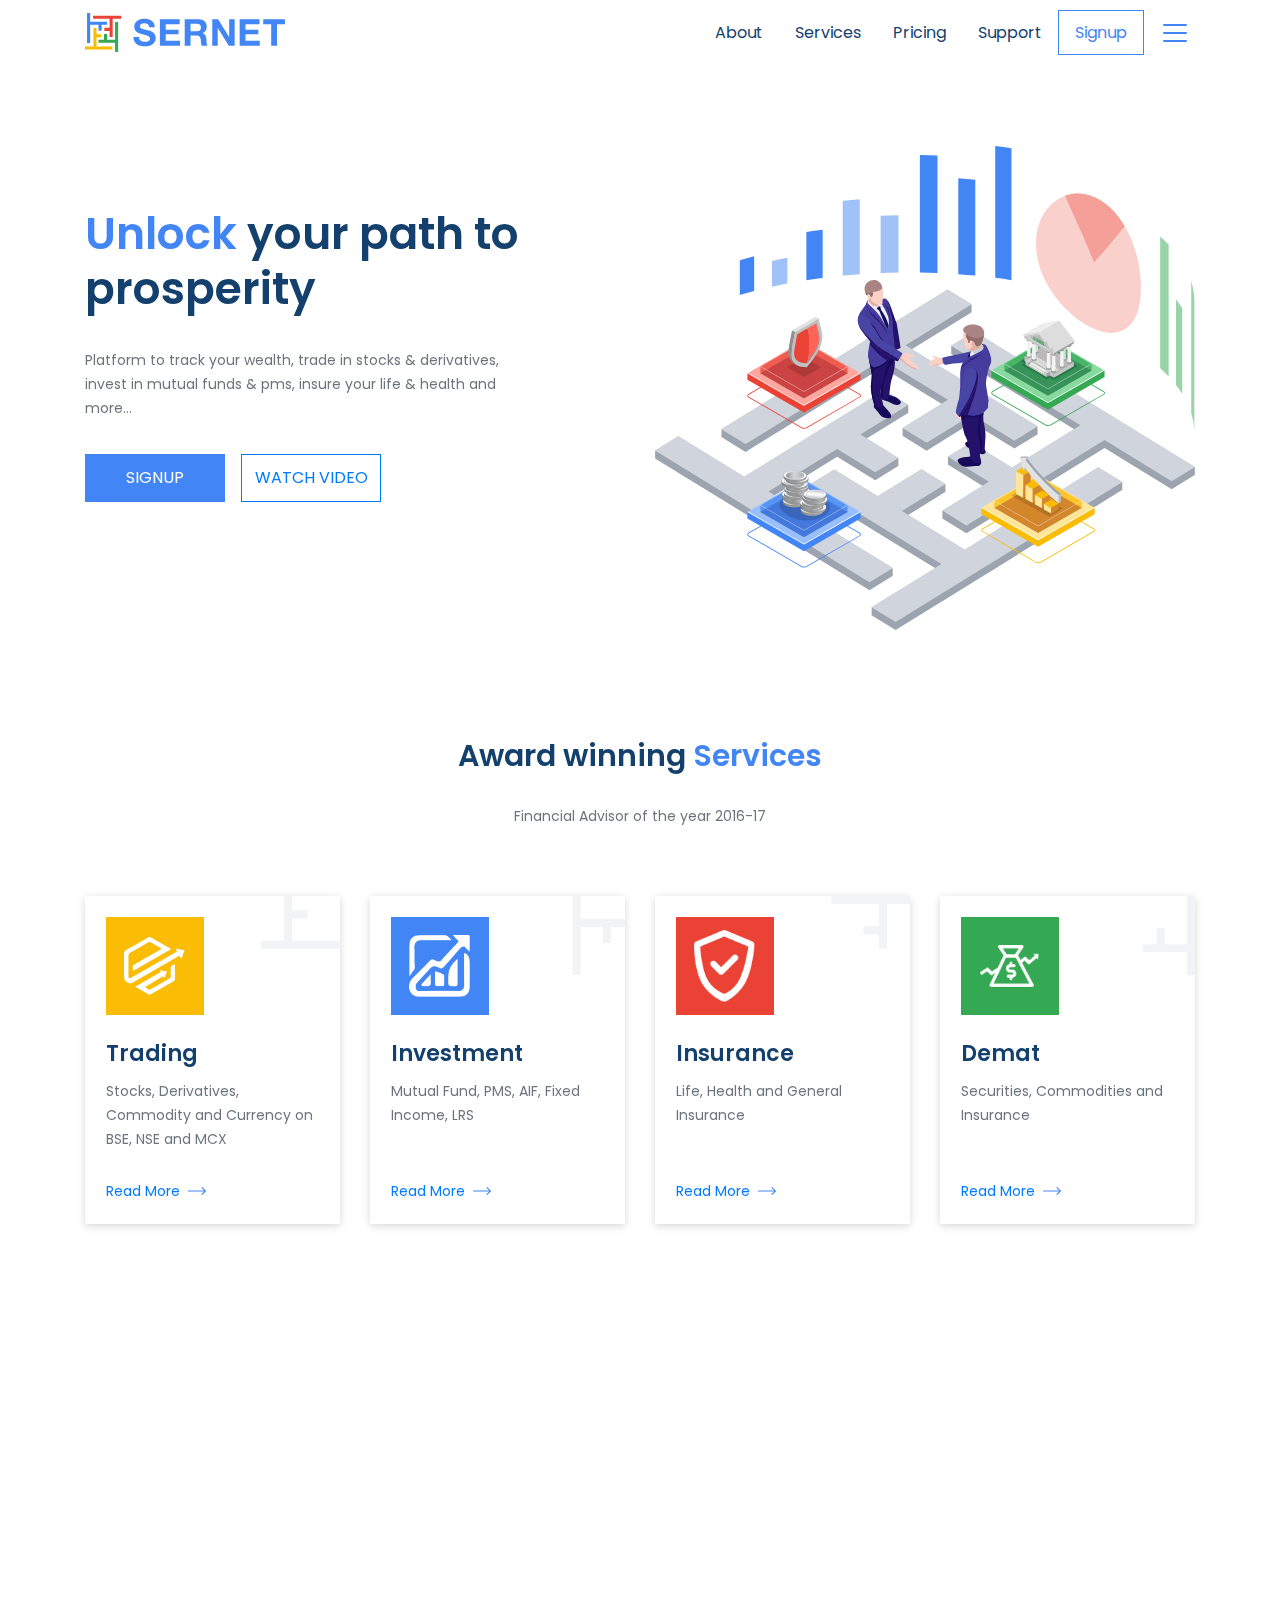
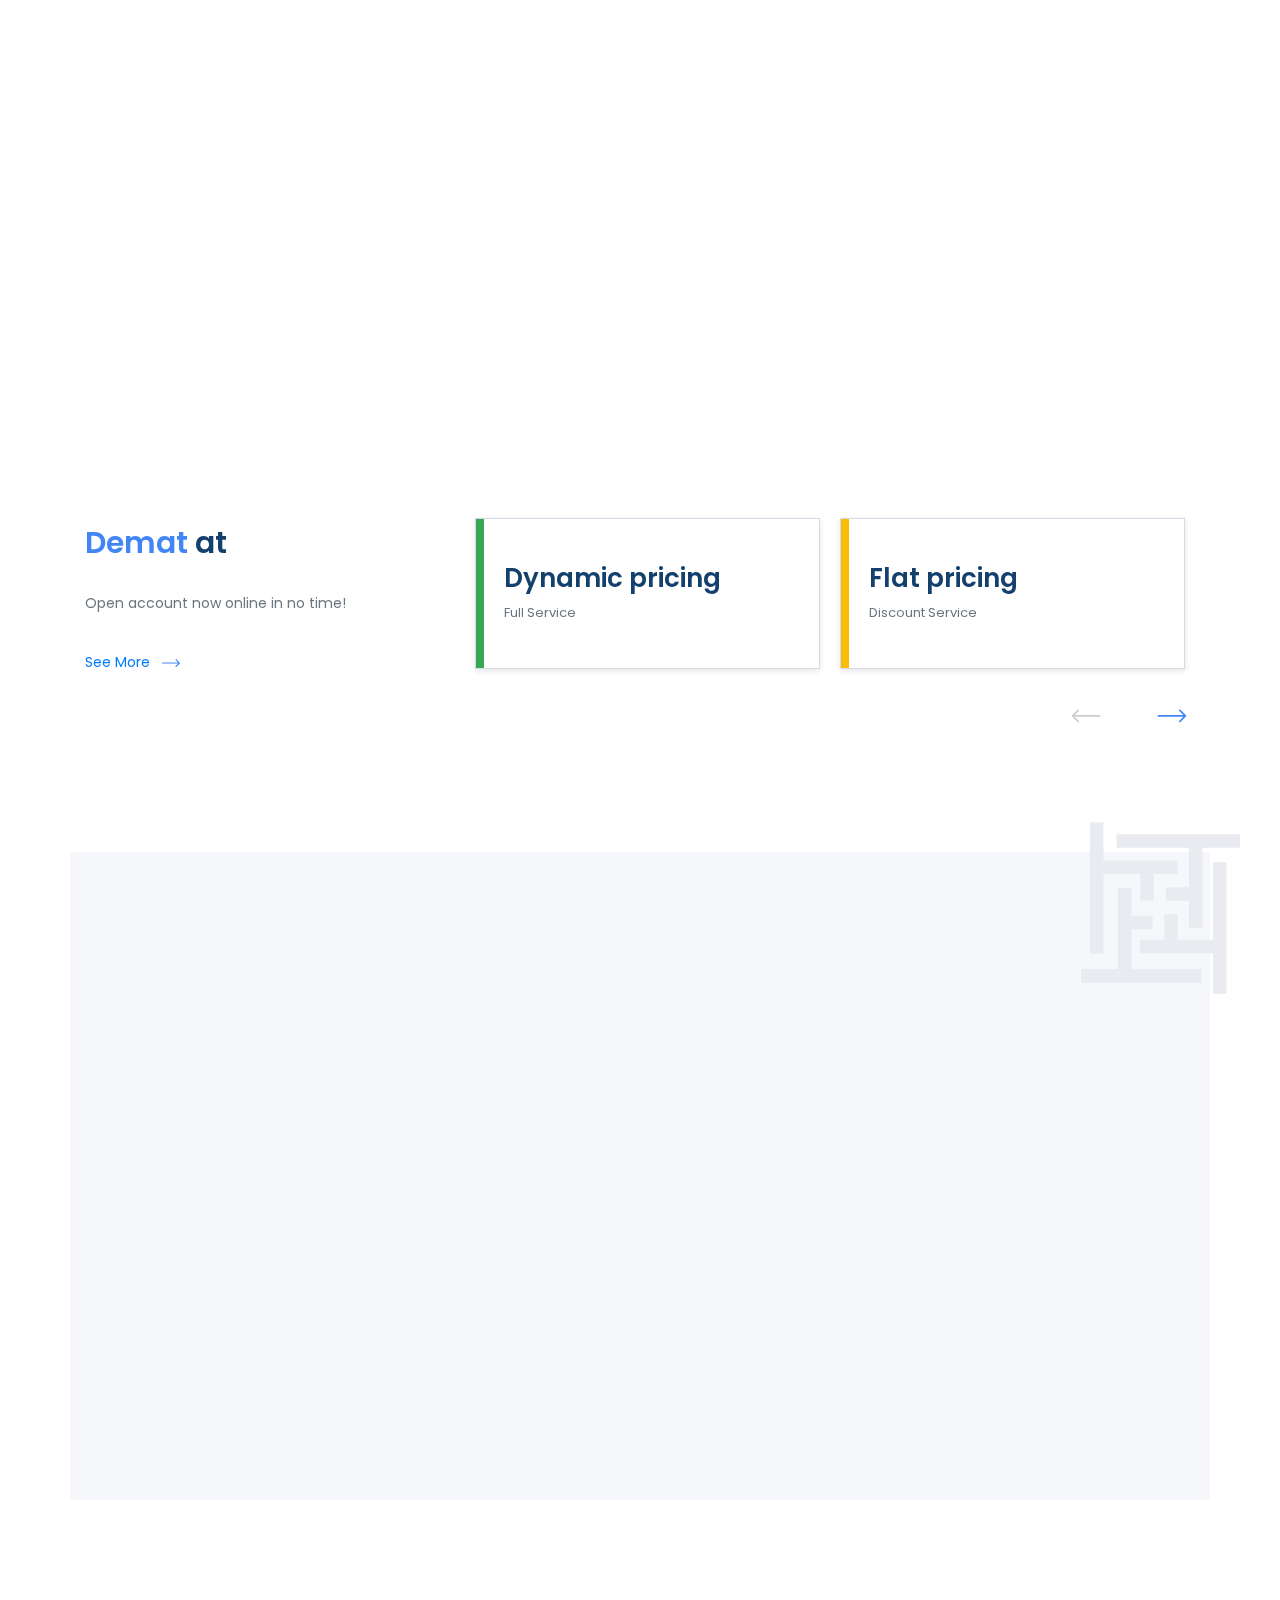
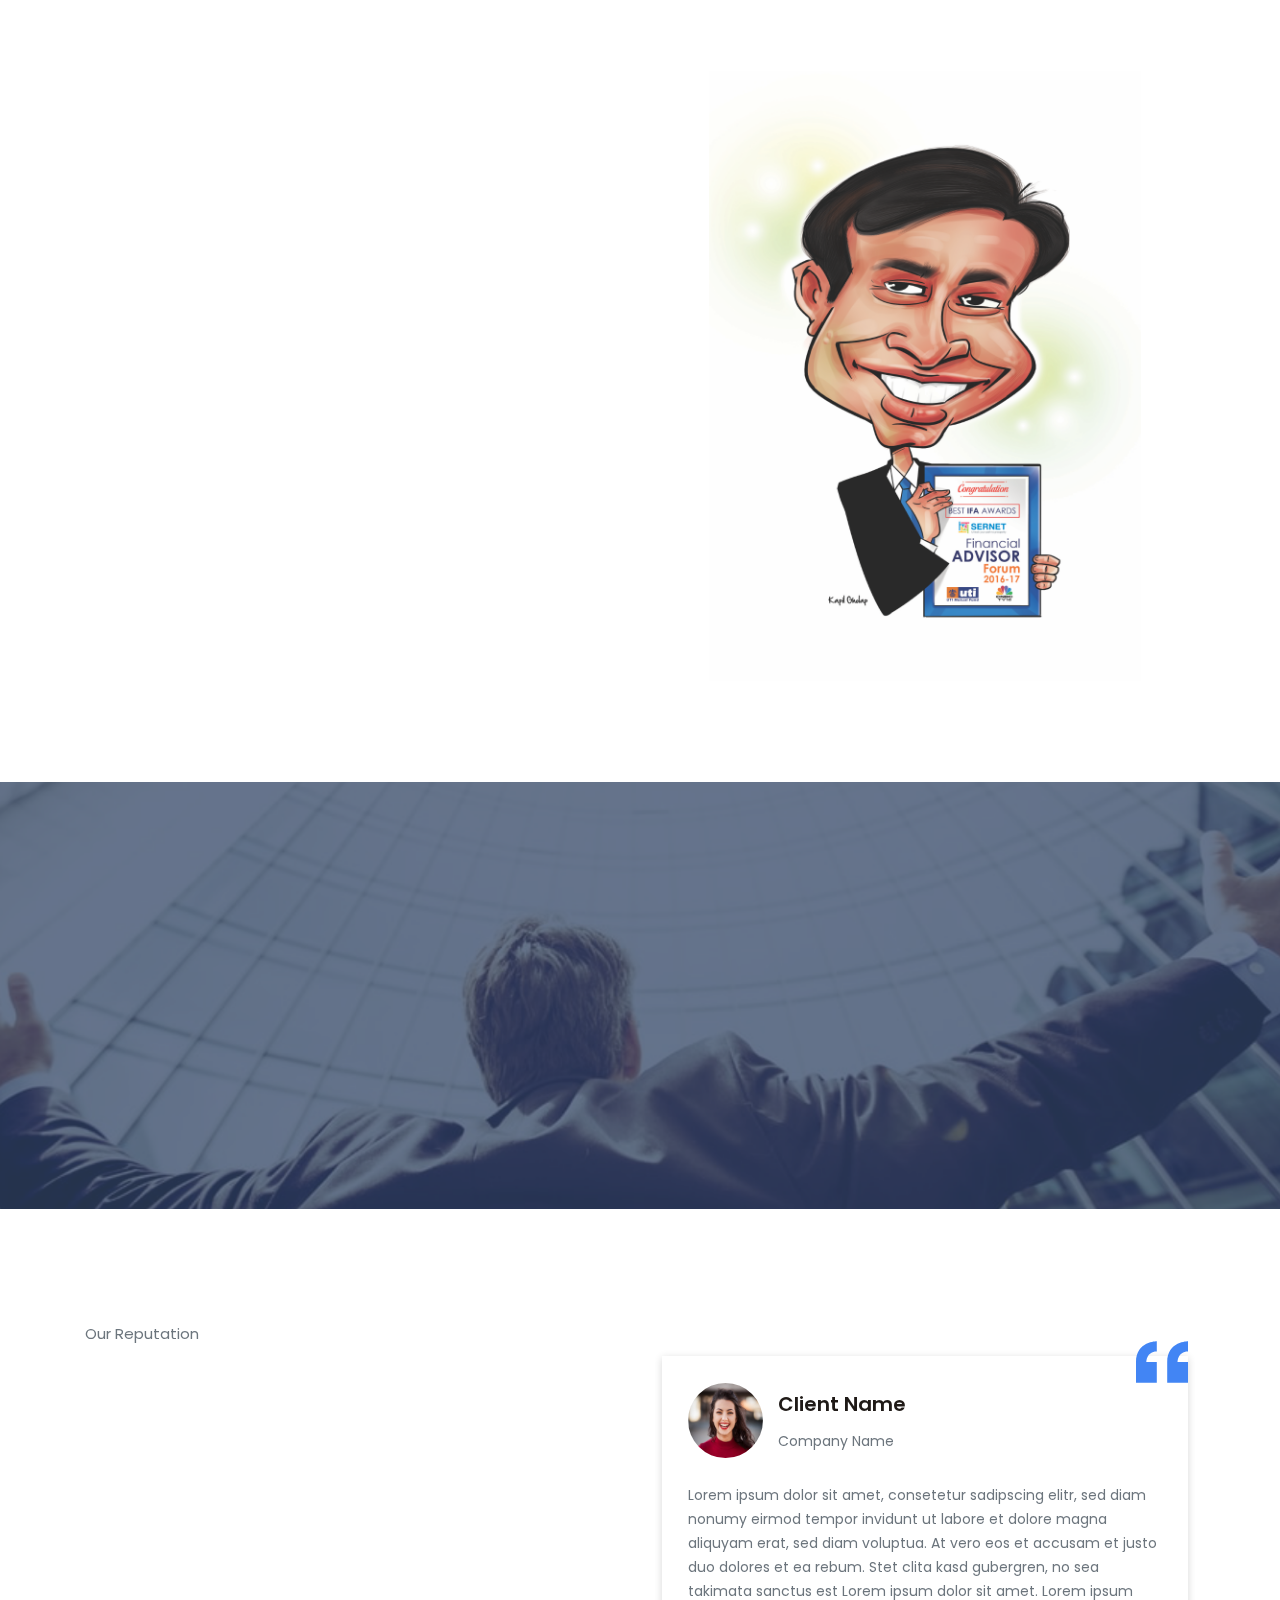
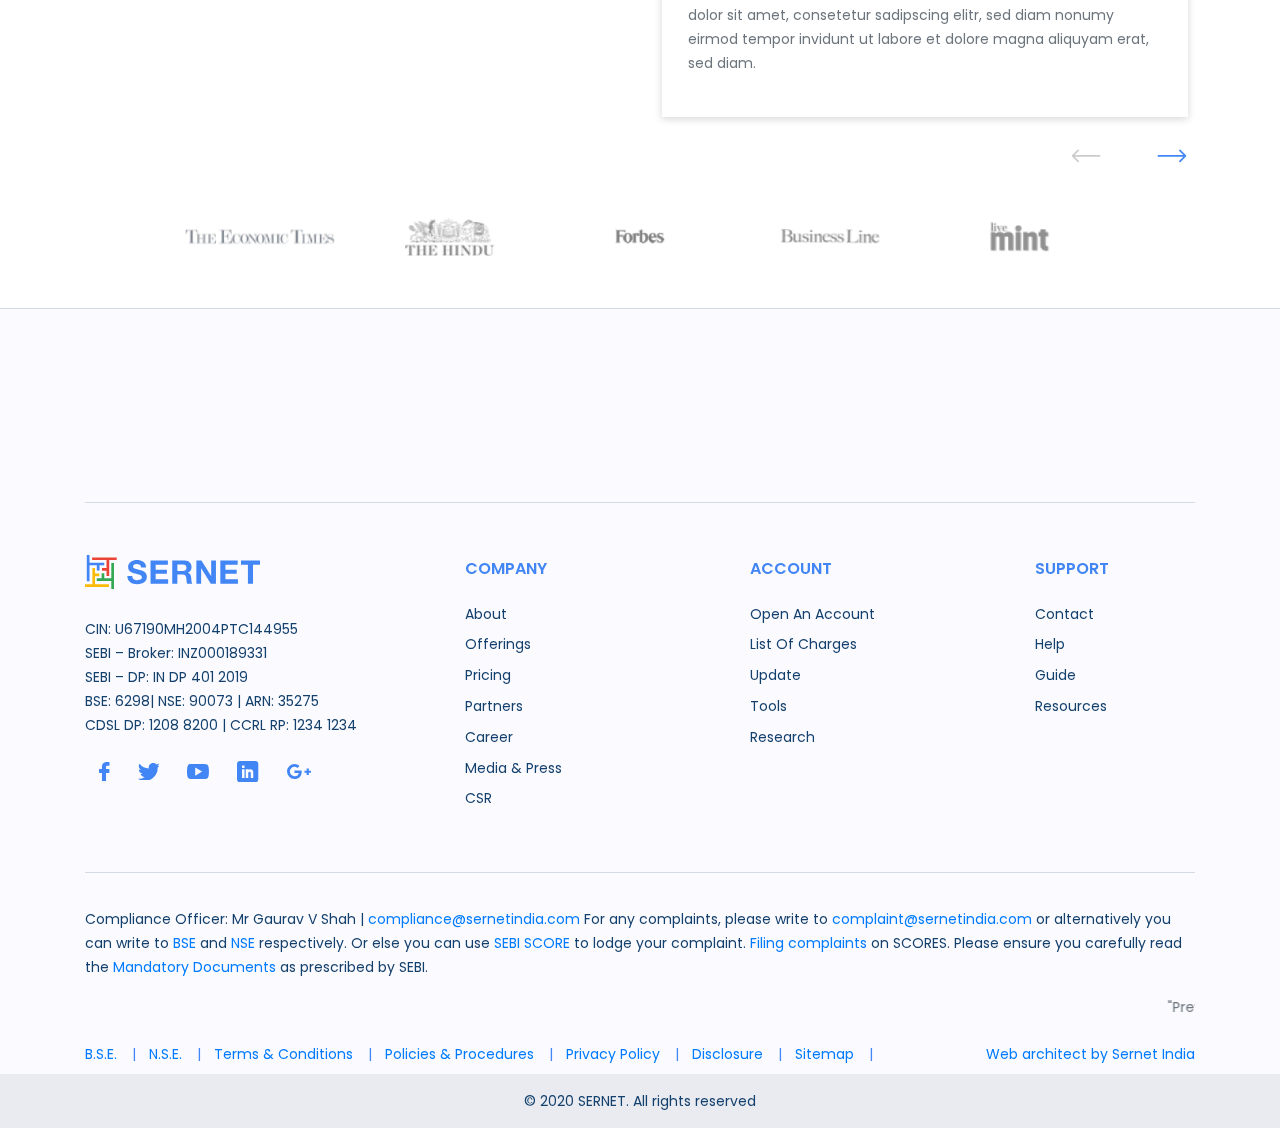
<file: bootstrap/www/sernet.html>
<!doctype html>
<html lang="en">
<head>
  <meta charset="utf-8">
  <meta name="viewport" content="width=device-width, initial-scale=1, shrink-to-fit=no">
  <link href="https://fonts.googleapis.com/css2?family=Poppins:wght@300;400;500;600;700&display=swap" rel="stylesheet">
  <link rel="stylesheet" href="https://stackpath.bootstrapcdn.com/bootstrap/4.4.1/css/bootstrap.min.css" integrity="sha384-Vkoo8x4CGsO3+Hhxv8T/Q5PaXtkKtu6ug5TOeNV6gBiFeWPGFN9MuhOf23Q9Ifjh" crossorigin="anonymous">
  <link rel="stylesheet" type="text/css" href="sernet_assets/css/style.css">
  <title>Sernet</title>
  <meta name="author" content="EnjoyFresh">
  <meta name="generator" content="EnjoyFresh">
  <meta name="theme-color" content="#4285F4">
  <meta name="description" content="">
  <link type="image/x-icon" rel="icon" href="sernet_assets/images/favicon.png"/>
  <link rel="apple-touch-icon" href="sernet_assets/images/favicon.png" />
</head>
<body data-target="#siteMenu">
  <div class="site-loader"></div>
  <nav class="navbar navbar-expand-lg fixed-top">
    <div class="container">
      <a class="navbar-brand" href="sernet.html">

        <svg class="brand-logo" xmlns="http://www.w3.org/2000/svg" width="245.964" height="48" viewBox="0 0 245.964 48">
          <g transform="translate(-92.004 -157.008)">
            <g transform="translate(92.004 157.008)">
              <path class="brand-blue" d="M101.95,167.747V157.008H98.16v36.764h3.79V171.537h10.283v7.391h3.79v-7.391h6.633v-3.79Z" transform="translate(-95.652 -157.008)"/>
              <path class="brand-red" d="M116.422,165.225v3.79H136.7V180.1h-6.443v3.79H136.7v7.58h3.79V169.015h10.518v-3.79Z" transform="translate(-106.473 -161.877)"/>
              <path class="brand-green" d="M152.935,184.527v21.7h-9.854v-7.106h-3.79v7.106h-6.822v3.79h20.467v11.37h3.79V184.527Z" transform="translate(-115.982 -173.386)"/>
              <path class="brand-yellow" d="M106.122,224.9V213.716h5.969v-3.79h-5.969v-7.8h-3.79V224.9H92v3.79h33.637V224.9Z" transform="translate(-92.004 -183.813)"/>
            </g>
            <g transform="translate(151.491 163.966)">
              <g transform="translate(0 0)">
                <path class="brand-blue" d="M226.178,196.595c0,4.328,3.38,6.015,7.217,6.015,2.51,0,6.347-.729,6.347-4.055,0-3.508-4.886-4.1-9.682-5.376-4.837-1.276-9.726-3.145-9.726-9.252,0-6.653,6.3-9.841,12.2-9.841,6.8,0,13.058,2.961,13.058,10.48h-6.942c-.227-3.918-3.012-4.922-6.436-4.922-2.283,0-4.934.957-4.934,3.692,0,2.506,1.554,2.825,9.726,4.921,2.376.592,9.682,2.1,9.682,9.478,0,5.968-4.7,10.435-13.563,10.435-7.213,0-13.972-3.554-13.879-11.574Z" transform="translate(-219.24 -174.085)"/>
                <g transform="translate(32.619 0.775)">
                  <path class="brand-blue" d="M299.3,175.988h24.386V182H306.47v6.971h15.8v5.558h-15.8v7.974h17.579v6.014H299.3Z" transform="translate(-299.298 -175.988)"/>
                </g>
                <g transform="translate(63.137 0.775)">
                  <path class="brand-blue" d="M374.2,175.988h17.582c5.845,0,9.541,4.055,9.541,8.976,0,3.826-1.551,6.7-5.157,8.156v.091c3.513.911,4.521,4.328,4.748,7.609.138,2.05.089,5.876,1.368,7.7h-7.168c-.866-2.05-.777-5.194-1.141-7.791-.5-3.417-1.826-4.921-5.432-4.921h-7.169V208.52H374.2Zm7.172,14.717h7.853c3.2,0,4.93-1.367,4.93-4.647,0-3.144-1.732-4.511-4.93-4.511h-7.853Z" transform="translate(-374.199 -175.988)"/>
                </g>
                <g transform="translate(97.033 0.775)">
                  <path class="brand-blue" d="M457.394,175.988h7.124l13.608,21.825h.093V175.988h6.711V208.52h-7.168L464.2,186.741h-.089V208.52h-6.715Z" transform="translate(-457.394 -175.988)"/>
                </g>
                <g transform="translate(130.745 0.775)">
                  <path class="brand-blue" d="M540.135,175.988h24.386V182H547.307v6.971h15.8v5.558h-15.8v7.974h17.579v6.014H540.135Z" transform="translate(-540.135 -175.988)"/>
                </g>
                <g transform="translate(159.767 0.775)">
                  <path class="brand-blue" d="M621.136,182h-9.771v-6.016h26.71V182H628.3V208.52h-7.169Z" transform="translate(-611.365 -175.988)"/>
                </g>
              </g>
            </g>
          </g>
        </svg>
      </a>
      <button class="navbar-toggler" type="button" data-toggle="collapse" data-target="#siteMenu" aria-controls="siteMenu" aria-expanded="false" aria-label="Toggle navigation">
        <span class="navbar-toggler-icon"><svg xmlns='http://www.w3.org/2000/svg' width='30' height='30' viewBox='0 0 30 30'><path stroke='#4285f4' stroke-linecap='round' stroke-miterlimit='10' stroke-width='2' d='M4 7h22M4 15h22M4 23h22'/></svg></span>
      </button>

      <div class="collapse navbar-collapse" id="siteMenu">
        <ul class="navbar-nav ml-auto">
          <li class="nav-item">
            <a class="nav-link" href="sernet.html">About</a>
          </li>
          <li class="nav-item">
            <a class="nav-link" href="#services">Services</a>
          </li>
          <li class="nav-item">
            <a class="nav-link" href="#pricing">Pricing</a>
          </li>
          <li class="nav-item">
            <a class="nav-link" href="#support">Support</a>
          </li>
          <li class="nav-item nav-focus">
            <a class="nav-link" href="signup.html">Signup</a>
          </li>
          <li class="nav-item">
            <a class="nav-link hamburger" href="#more-menu"><svg xmlns='http://www.w3.org/2000/svg' width='30' height='30' viewBox='0 0 30 30'><path stroke='#4285f4' stroke-linecap='round' stroke-miterlimit='10' stroke-width='2' d='M4 7h22M4 15h22M4 23h22'/></svg></a>
          </li>

        </ul>
      </div>
    </div>
  </nav>

  <main>
    <header>
      <div class="container">
        <div class="row align-items-center">
          <div class="col-lg-6 offset-lg-1 order-lg-1">
            <div class="hero-media wow smoothenItUp" data-wow-delay=".3s" data-wow-duration="1s">
              <img src="sernet_assets/images/hero-svg.svg" alt="" class="img-fluid d-block mx-auto">
            </div>
          </div>
          <div class="col-lg-5">
            <div class="hero-copy">
              <div class="hero-caption wow smoothenItUp" data-wow-duration="1s" data-wow-delay=".2s">
                <h1 class="title"><span class="text-primary">Unlock</span> your path to prosperity</h1>
                <p class="text">Platform to track your wealth, trade in stocks & derivatives, invest in mutual funds & pms, insure your life & health and more...
                </p>
              </div>
              <div class="hero-link d-flex">
                <div class="form-group mr-3 wow fadeInUp" data-wow-duration="1s" data-wow-delay=".4s">
                  <a href="#" class="btn btn-block btn-flat btn-cta text-uppercase btn-primary">Signup</a>
                </div>
                <div class="form-group wow fadeInUp" data-wow-duration="1s" data-wow-delay=".5s">
                  <button type="button" class="btn btn-block btn-flat btn-cta btn-outline-primary text-uppercase">Watch Video</button>
                </div>
              </div>
            </div>
          </div>
        </div>
      </div>
    </header>

    <section class="section-content section-services">
      <div class="container">

        <div class="section-heading text-center">
          <h2 class="title wow smoothenItUp" data-wow-duration="1s" data-wow-delay=".3s">Award winning <span class="text-primary">Services</span></h2>
          <div class="sub-text  wow smoothenItUp" data-wow-duration="1s" data-wow-delay=".4s">Financial Advisor of the year 2016-17</div>
        </div>

        <div class="services-grid row">

          <div class="service-item service-item--trading media-copy-card col-md-6 col-xl-3 wow fadeInUp" data-wow-delay=".3s" data-wow-duration="1s">
            <div class="media-copy-card__inner ripple-effect">
              <span class="ripple"></span>
              <div class="service-item__key">
                <img src="sernet_assets/images/key1.svg" alt="" class="img-fluid">
              </div>
              <div class="media-copy-card__media bg-warning">
                <img src="sernet_assets/images/ic_trading.png" srcset="sernet_assets/images/ic_trading@2x.png 1000w" alt="Trading Icon">
              </div>
              <div class="media-copy-card__copy">
                <h3 class="title">Trading</h3>
                <div class="text">Stocks, Derivatives, Commodity and Currency on BSE, NSE and MCX</div>

                <a class="link" href="#">Read More <span class="read-more-svg"><svg xmlns="http://www.w3.org/2000/svg" width="18" height="8.035" viewBox="0 0 18 8.035"><path d="M11.51,11.406a.547.547,0,0,0,0,.77l2.544,2.549H-1.585a.542.542,0,0,0-.54.544.542.542,0,0,0,.54.544H14.046L11.5,18.361a.551.551,0,0,0,0,.77.542.542,0,0,0,.766,0l3.448-3.473h0a.611.611,0,0,0,.113-.172.519.519,0,0,0,.042-.209.545.545,0,0,0-.155-.381l-3.448-3.473A.533.533,0,0,0,11.51,11.406Z" transform="translate(2.125 -11.252)" /></svg></span></a>
              </div>
            </div>
          </div>


          <div class="service-item service-item--investment media-copy-card col-md-6 col-xl-3 wow fadeInUp" data-wow-delay=".4s" data-wow-duration="1.1s">
            <div class="media-copy-card__inner ripple-effect">
              <span class="ripple"></span>
              <div class="service-item__key">
                <img src="sernet_assets/images/key2.svg" alt="" class="img-fluid">
              </div>
              <div class="media-copy-card__media">
                <img src="sernet_assets/images/ic_investment.png" srcset="sernet_assets/images/ic_investment@2x.png 1000w" alt="Investment Icon">
              </div>
              <div class="media-copy-card__copy">
                <h3 class="title">Investment</h3>
                <div class="text">Mutual Fund, PMS, AIF, Fixed Income, LRS</div>

                <a class="link" href="#">Read More <span class="read-more-svg"><svg xmlns="http://www.w3.org/2000/svg" width="18" height="8.035" viewBox="0 0 18 8.035"><path d="M11.51,11.406a.547.547,0,0,0,0,.77l2.544,2.549H-1.585a.542.542,0,0,0-.54.544.542.542,0,0,0,.54.544H14.046L11.5,18.361a.551.551,0,0,0,0,.77.542.542,0,0,0,.766,0l3.448-3.473h0a.611.611,0,0,0,.113-.172.519.519,0,0,0,.042-.209.545.545,0,0,0-.155-.381l-3.448-3.473A.533.533,0,0,0,11.51,11.406Z" transform="translate(2.125 -11.252)" /></svg></span></a>
              </div>
            </div>
          </div>


          <div class="service-item service-item--insurance media-copy-card col-md-6 col-xl-3 wow fadeInUp" data-wow-delay=".5s" data-wow-duration="1.2s">
            <div class="media-copy-card__inner ripple-effect">
              <span class="ripple"></span>
              <div class="service-item__key">
                <img src="sernet_assets/images/key3.svg" alt="" class="img-fluid">
              </div>
              <div class="media-copy-card__media">
                 <img src="sernet_assets/images/ic_insurance.png" srcset="sernet_assets/images/ic_insurance@2x.png 1000w" alt="Insurance Icon">
              </div>
              <div class="media-copy-card__copy">
                <h3 class="title">Insurance</h3>
                <div class="text">Life, Health and General Insurance</div>

                <a class="link" href="#">Read More <span class="read-more-svg"><svg xmlns="http://www.w3.org/2000/svg" width="18" height="8.035" viewBox="0 0 18 8.035"><path d="M11.51,11.406a.547.547,0,0,0,0,.77l2.544,2.549H-1.585a.542.542,0,0,0-.54.544.542.542,0,0,0,.54.544H14.046L11.5,18.361a.551.551,0,0,0,0,.77.542.542,0,0,0,.766,0l3.448-3.473h0a.611.611,0,0,0,.113-.172.519.519,0,0,0,.042-.209.545.545,0,0,0-.155-.381l-3.448-3.473A.533.533,0,0,0,11.51,11.406Z" transform="translate(2.125 -11.252)" /></svg></span></a>
              </div>
            </div>
          </div>


          <div class="service-item service-item--demat media-copy-card col-md-6 col-xl-3 wow fadeInUp" data-wow-delay=".6s" data-wow-duration="1.3s">
            <div class="media-copy-card__inner ripple-effect">
              <span class="ripple"></span>
              <div class="service-item__key">
                <img src="sernet_assets/images/key4.svg" alt="" class="img-fluid">
              </div>
              <div class="media-copy-card__media">
                <img src="sernet_assets/images/ic_demat.png" srcset="sernet_assets/images/ic_demat@2x.png 1000w" alt="Demat Icon">
                </svg>
              </div>
              <div class="media-copy-card__copy">
                <h3 class="title">Demat</h3>
                <div class="text">Securities, Commodities and Insurance</div>

                <a class="link" href="#">Read More <span class="read-more-svg"><svg xmlns="http://www.w3.org/2000/svg" width="18" height="8.035" viewBox="0 0 18 8.035"><path d="M11.51,11.406a.547.547,0,0,0,0,.77l2.544,2.549H-1.585a.542.542,0,0,0-.54.544.542.542,0,0,0,.54.544H14.046L11.5,18.361a.551.551,0,0,0,0,.77.542.542,0,0,0,.766,0l3.448-3.473h0a.611.611,0,0,0,.113-.172.519.519,0,0,0,.042-.209.545.545,0,0,0-.155-.381l-3.448-3.473A.533.533,0,0,0,11.51,11.406Z" transform="translate(2.125 -11.252)" /></svg></span></a>
              </div>
            </div>
          </div>


        </div>
      </div>
    </section>

    <section class="section-content section-platforms">
      <div class="container">
        <div class="row">
          <div class="col-12 col-lg-12 col-xl-4">

            <div class="section-heading">
              <h2 class="title  wow smoothenItUp" data-wow-duration="1s" data-wow-delay=".3s"><span class="text-primary">Platforms</span> we endorse</h2>
              <div class="sub-text  wow smoothenItUp" data-wow-duration="1s" data-wow-delay=".4s">Trade, Invest or Track your Holdings through these associate platforms easily and stay updated always.</div>
            </div>
          </div>
          <div class="platform-grid col-12 col-lg-12 col-xl-8">
            <div class="row">

              <div class="media-copy-card media-copy-card--inline col-12 col-lg-6">

                <div class="media-copy-card__inner">
                  <div class="media-copy-card__media wow fadeInUp" data-wow-delay=".3s" data-wow-duration="1s">
                    <img src="sernet_assets/images/bolt.png" srcset="sernet_assets/images/bolt@2x.png 1000w" class="img-fluid d-block mx-auto" alt="">
                  </div>
                  <div class="media-copy-card__copy wow fadeInUp" data-wow-duration="1s" data-wow-delay=".3s">
                    <div class="title">BSE Bolt+ On Web</div>
                    <div class="text">Trade online smartly on BSE, NSE and MCX on Desktop, Browser and Mobile from anywhere in the world.
                    </div>
                    <a class="link" href="#">View Details <span class="read-more-svg"><svg xmlns="http://www.w3.org/2000/svg" width="18" height="8.035" viewBox="0 0 18 8.035"><path d="M11.51,11.406a.547.547,0,0,0,0,.77l2.544,2.549H-1.585a.542.542,0,0,0-.54.544.542.542,0,0,0,.54.544H14.046L11.5,18.361a.551.551,0,0,0,0,.77.542.542,0,0,0,.766,0l3.448-3.473h0a.611.611,0,0,0,.113-.172.519.519,0,0,0,.042-.209.545.545,0,0,0-.155-.381l-3.448-3.473A.533.533,0,0,0,11.51,11.406Z" transform="translate(2.125 -11.252)" /></svg></span></a>
                  </div>
                </div>

              </div>


              <div class="media-copy-card media-copy-card--inline col-12 col-lg-6">

                <div class="media-copy-card__inner">
                  <div class="media-copy-card__media wow fadeInUp" data-wow-delay=".3s" data-wow-duration="1s">
                    <img src="sernet_assets/images/bse-star.png" srcset="sernet_assets/images/bse-star@2x.png 1000w" class="img-fluid d-block mx-auto" alt="">
                  </div>
                  <div class="media-copy-card__copy wow fadeInUp" data-wow-duration="1s" data-wow-delay=".4s">
                    <div class="title">BSE StAR MF</div>
                    <div class="text">Invest online in any mutual fund on any Browser and Mobile from anywhere in the world.
                    </div>
                    <a class="link" href="#">View Details <span class="read-more-svg"><svg xmlns="http://www.w3.org/2000/svg" width="18" height="8.035" viewBox="0 0 18 8.035"><path d="M11.51,11.406a.547.547,0,0,0,0,.77l2.544,2.549H-1.585a.542.542,0,0,0-.54.544.542.542,0,0,0,.54.544H14.046L11.5,18.361a.551.551,0,0,0,0,.77.542.542,0,0,0,.766,0l3.448-3.473h0a.611.611,0,0,0,.113-.172.519.519,0,0,0,.042-.209.545.545,0,0,0-.155-.381l-3.448-3.473A.533.533,0,0,0,11.51,11.406Z" transform="translate(2.125 -11.252)" /></svg></span></a>
                  </div>
                </div>

              </div>


              <div class="media-copy-card media-copy-card--inline col-12 col-lg-6">

                <div class="media-copy-card__inner">
                  <div class="media-copy-card__media wow fadeInUp" data-wow-delay=".3s" data-wow-duration="1s">
                    <img src="sernet_assets/images/csdl-my-easi.png" srcset="sernet_assets/images/csdl-my-easi@2x.png 1000w" class="img-fluid d-block mx-auto" alt="">
                  </div>
                  <div class="media-copy-card__copy wow fadeInUp" data-wow-duration="1s" data-wow-delay=".5s">
                    <div class="title">CDSL My Easi</div>
                    <div class="text">Track your Security holdings on any Browser and Mobile from anywhere in the world.
                    </div>
                    <a class="link" href="#">View Details <span class="read-more-svg"><svg xmlns="http://www.w3.org/2000/svg" width="18" height="8.035" viewBox="0 0 18 8.035"><path d="M11.51,11.406a.547.547,0,0,0,0,.77l2.544,2.549H-1.585a.542.542,0,0,0-.54.544.542.542,0,0,0,.54.544H14.046L11.5,18.361a.551.551,0,0,0,0,.77.542.542,0,0,0,.766,0l3.448-3.473h0a.611.611,0,0,0,.113-.172.519.519,0,0,0,.042-.209.545.545,0,0,0-.155-.381l-3.448-3.473A.533.533,0,0,0,11.51,11.406Z" transform="translate(2.125 -11.252)" /></svg></span></a>
                  </div>
                </div>

              </div>


              <div class="media-copy-card media-copy-card--inline col-12 col-lg-6">

                <div class="media-copy-card__inner">
                  <div class="media-copy-card__media wow fadeInUp" data-wow-delay=".3s" data-wow-duration="1s">
                    <img src="sernet_assets/images/ita.png" srcset="sernet_assets/images/ita@2x.png 1000w" class="img-fluid d-block mx-auto" alt="">
                  </div>
                  <div class="media-copy-card__copy wow fadeInUp" data-wow-duration="1s" data-wow-delay=".6s">
                    <div class="title">ITA</div>
                    <div class="text">Invest globally in Stocks, Index Funds, Sovereign Debt and Structured Products through LRS route.
                    </div>
                    <a class="link" href="#">View Details <span class="read-more-svg"><svg xmlns="http://www.w3.org/2000/svg" width="18" height="8.035" viewBox="0 0 18 8.035"><path d="M11.51,11.406a.547.547,0,0,0,0,.77l2.544,2.549H-1.585a.542.542,0,0,0-.54.544.542.542,0,0,0,.54.544H14.046L11.5,18.361a.551.551,0,0,0,0,.77.542.542,0,0,0,.766,0l3.448-3.473h0a.611.611,0,0,0,.113-.172.519.519,0,0,0,.042-.209.545.545,0,0,0-.155-.381l-3.448-3.473A.533.533,0,0,0,11.51,11.406Z" transform="translate(2.125 -11.252)" /></svg></span></a>
                  </div>
                </div>

              </div>

            </div>
          </div>
        </div>
      </div>
    </section>


    <section class="section-content section-account">
      <div class="container">

        <div class="account-ticker">

          <div class="ticker-item row d-flex">
            <div class="col-12 col-md-6 col-lg-5 col-xl-4">

              <div class="section-heading">
                <h2 class="title"><span class="text-primary">Demat</span> at</h2>
                <div class="sub-text">Open account now online in no time!</div>
                <a href="#" class="link">See More <span class="read-more-svg"><svg xmlns="http://www.w3.org/2000/svg" width="18" height="8.035" viewBox="0 0 18 8.035"><path d="M11.51,11.406a.547.547,0,0,0,0,.77l2.544,2.549H-1.585a.542.542,0,0,0-.54.544.542.542,0,0,0,.54.544H14.046L11.5,18.361a.551.551,0,0,0,0,.77.542.542,0,0,0,.766,0l3.448-3.473h0a.611.611,0,0,0,.113-.172.519.519,0,0,0,.042-.209.545.545,0,0,0-.155-.381l-3.448-3.473A.533.533,0,0,0,11.51,11.406Z" transform="translate(2.125 -11.252)" /></svg></span></a>
              </div>
            </div>
            <div class="col-12 col-md-6 col-lg-7 col-xl-8 d-flex">
              <div class="ticker-copy ticker-success">
                <h3 class="title">Dynamic pricing</h3>
                <div class="text">Full Service</div>
              </div>
              <div class="ticker-copy ticker-warning">
                <h3 class="title">Flat pricing</h3>
                <div class="text">Discount Service</div>
              </div>
            </div>
          </div>


          <div class="ticker-item row d-flex">
            <div class="col-12 col-md-6 col-lg-5 col-xl-4">

              <div class="section-heading">
                <h2 class="title"><span class="text-primary">Invest</span> online at</h2>
                <div class="sub-text">Open account now online in no time!</div>
                <a href="#" class="link">See More <span class="read-more-svg"><svg xmlns="http://www.w3.org/2000/svg" width="18" height="8.035" viewBox="0 0 18 8.035"><path d="M11.51,11.406a.547.547,0,0,0,0,.77l2.544,2.549H-1.585a.542.542,0,0,0-.54.544.542.542,0,0,0,.54.544H14.046L11.5,18.361a.551.551,0,0,0,0,.77.542.542,0,0,0,.766,0l3.448-3.473h0a.611.611,0,0,0,.113-.172.519.519,0,0,0,.042-.209.545.545,0,0,0-.155-.381l-3.448-3.473A.533.533,0,0,0,11.51,11.406Z" transform="translate(2.125 -11.252)" /></svg></span></a>
              </div>
            </div>
            <div class="col-12 col-md-6 col-lg-7 col-xl-8 d-flex">
              <div class="ticker-copy ticker-success">
                <h3 class="title">&#8377; 0 free on MF Investments</h3>
                <div class="text">Full Service</div>
              </div>
            </div>
          </div>


          <div class="ticker-item row d-flex">
            <div class="col-12 col-md-6 col-lg-5 col-xl-4">

              <div class="section-heading">
                <h2 class="title"><span class="text-primary">Demat</span> at</h2>
                <div class="sub-text">Open account now online in no time!</div>
                <a href="#" class="link">See More <span class="read-more-svg"><svg xmlns="http://www.w3.org/2000/svg" width="18" height="8.035" viewBox="0 0 18 8.035"><path d="M11.51,11.406a.547.547,0,0,0,0,.77l2.544,2.549H-1.585a.542.542,0,0,0-.54.544.542.542,0,0,0,.54.544H14.046L11.5,18.361a.551.551,0,0,0,0,.77.542.542,0,0,0,.766,0l3.448-3.473h0a.611.611,0,0,0,.113-.172.519.519,0,0,0,.042-.209.545.545,0,0,0-.155-.381l-3.448-3.473A.533.533,0,0,0,11.51,11.406Z" transform="translate(2.125 -11.252)" /></svg></span></a>
              </div>
            </div>
            <div class="col-12 col-md-6 col-lg-7 col-xl-8 d-flex">
              <div class="ticker-copy ticker-success">
                <h3 class="title">Debit Transaction</h3>
                <div class="text">&#8377; 20/-</div>
              </div>
              <div class="ticker-copy ticker-warning">
                <h3 class="title">AMC</h3>
                <div class="text">Starts from Rs. 300/- p.a.</div>
              </div>
            </div>
          </div>

        </div>

      </div>
    </section>

    <section class="section-content section-demand">
      <div class="container section-box">
        <div class="row align-items-center">

          <div class="col-12 col-lg-6 demand-media">
            <div class="section-heading">
              <h2 class="title wow smoothenItUp" data-wow-duration="1s" data-wow-delay=".3s"><span class="text-primary">Infotainment</span> on Demant</h2>
              <p class="sub-text  wow smoothenItUp" data-wow-duration="1s" data-wow-delay=".4s">Information in form of jargon, awareness, upcoming events, notifications and third party news available for free at your convenience.</p>
            </div>
            <div class="demand-img  wow fadeInLeft" data-wow-duration="1s" data-wow-delay=".5s">
              <img src="sernet_assets/images/demand.png" srcset="sernet_assets/images/demand@2x.png 1000w" alt="" class="img-fluid mr-auto d-block">
            </div>
          </div>
          <div class="col-12 col-lg-6 demand-copy">
            <ol class="demand-list leading-zero">
              <li class="before-warning wow fadeInUp" data-wow-duration="1s" data-wow-delay=".3s" data-number="01">
                <div class="copy">
                  <h3 class="title">Financial Dictionary</h3>
                  <div class="text">Financial jargons simplified.</div>
                </div>
              </li>
              <li class="before-primary wow fadeInUp" data-wow-duration="1s" data-wow-delay=".4s" data-number="02">
                <div class="copy">
                  <h3 class="title">Calendar</h3>
                  <div class="text">Trading and Clearing holidays.</div>
                </div>
              </li>
              <li class="before-danger wow fadeInUp" data-wow-duration="1s" data-wow-delay=".5s" data-number="03">
                <div class="copy">
                  <h3 class="title">LEAPeS - Blog</h3>
                  <div class="text">Bulletin and Financial awareness.</div>
                </div>
              </li>
              <li class="before-success wow fadeInUp" data-wow-duration="1s" data-wow-delay=".6s" data-number="04">
                <div class="copy">
                  <h3 class="title">LEAPeS - News</h3>
                  <div class="text">Third Party Publishers news feed.</div>
                </div>
              </li>
            </ol>
          </div>

        </div>
      </div>
    </section>

    <section class="section-content section-reasons">
      <div class="container">
        <div class="row align-items-center">
          <div class="col-12 col-lg-6">

            <div class="section-heading">
              <h2 class="title wow smoothenItUp" data-wow-delay=".4s" data-wow-duration="1s">Reasons you should <span class="text-primary">Choose us</span></h2>
              <div class="sub-text wow smoothenItUp" data-wow-delay=".5s" data-wow-duration="1.1s">Smart and modern platforms that help you decide and act at convenience with optimised speed.</div>
            </div>

            <ul class="reasons-list check-list">
              <li class="wow fadeInUp" data-wow-delay=".3s" data-wow-duration="1s">Account Setup in just 48 hrs
                <span class="desc">Go green and paperless process to open an account in 48 working hours conveniently.</span>
              </li>
              <li class="wow fadeInUp" data-wow-delay=".4s" data-wow-duration="1.1s">Unbeatable support
                <span class="desc">We are experienced & ready to support with full band- width. TAT is just 4 hrs. at max.</span>
              </li>
              <li class="wow fadeInUp" data-wow-delay=".5s" data-wow-duration="1.2s">Enjoy leveraged trading
                <span class="desc">Up to 20X margin in Cash, 6X margin in futures & 4X margin in options for Intraday.</span>
              </li>
              <li class="wow fadeInUp" data-wow-delay=".6s" data-wow-duration="1.3s">Award winner Services
                <span class="desc">Awarded as a Financial Advisor of the year 2016-17</span>
              </li>
            </ul>

          </div>

          <div class="col-12 col-lg-6">
            <div class="reasons-media">
              <img src="sernet_assets/images/awarded.png" srcset="sernet_assets/images/awarded@2x.png 1000w" alt="Awards" class="img-fluid d-block mx-auto">
            </div>
          </div>
        </div>
      </div>
    </section>

    <section class="section-content section-signup section-bg-media" style="background-image: url('sernet_assets/images/signup-bg.png');">
      <div class="container">
        <div class="section-heading text-center">
          <h2 class="title wow smoothenItUp" data-wow-delay=".3s" data-wow-duration="1s">Unlock your prosperity now</h2>
          <div class="sub-text wow smoothenItUp" data-wow-delay=".4s" data-wow-duration="1.1s">Stable platforms, Hybrid Pricing in Trading, 0 fee in Investment and Insurance.</div>
          <div class="link wow smoothenItUp" data-wow-delay=".5s" data-wow-duration="1.4s">
            <a href="#" class="btn btn-flat btn-primary">SIGNUP NOW</a>
          </div>
        </div>
      </div>
    </section>

    <section class="section-content section-reputation">
      <div class="container">

        <div class="row">
          <div class="col-12 col-lg-6">

            <div class="section-heading">
              <div class="legend">Our Reputation</div>
              <h2 class="title wow smoothenItUp" data-wow-delay=".5s" data-wow-duration="1s">They shared their <span class="text-primary">Experience</span><br> with us</h2>
            </div>

            <div class="review-label wow fadeIn" data-wow-delay=".2s" data-wow-duration="1s">
              Review us on
            </div>
            <ul class="review-icons list-inline">
              <li class="list-inline-item wow fadeInRight" data-wow-delay=".3s" data-wow-duration="1s">
                <a href="#" target="_blank">
                  <img src="sernet_assets/images/google.png" srcset="sernet_assets/images/google@2x.png 1000w" alt="" class="img-fluid mx-auto d-block">
                </a>
              </li>
              <li class="list-inline-item wow fadeInRight" data-wow-delay=".4s" data-wow-duration="1.1s">
                <a href="#" target="_blank">
                  <img src="sernet_assets/images/fb.svg" alt="" class="img-fluid mx-auto d-block">
                </a>
              </li>
              <li class="list-inline-item wow fadeInRight" data-wow-delay=".5s" data-wow-duration="1.2s">
                <a href="#" target="_blank">
                  <img src="sernet_assets/images/linkedin.svg" alt="" class="img-fluid mx-auto d-block">
                </a>
              </li>
            </ul>

          </div>

          <div class="col-12 col-lg-6">
            <div class="testimonial-slider">

              <div class="testimonial-slider-item">
                <div class="testimonial-slider-item__inner">
                <div class="testimonial-meta">
                  <div class="media">
                    <img src="sernet_assets/images/avtar.png" srcset="sernet_assets/images/avtar@2x.png 1000w" alt="" class="img-fluid d-block">
                  </div>
                  <div class="copy">
                    <div class="name">Client Name</div>
                    <div class="company">Company Name</div>
                  </div>
                </div>
                <div class="testimonial-text">
                  <p>
                    Lorem ipsum dolor sit amet, consetetur sadipscing elitr, sed diam nonumy eirmod tempor invidunt ut labore et dolore magna aliquyam erat, sed diam voluptua. At vero eos et accusam et justo duo dolores et ea rebum. Stet clita kasd gubergren, no sea takimata sanctus est Lorem ipsum dolor sit amet. Lorem ipsum dolor sit amet, consetetur sadipscing elitr, sed diam nonumy eirmod tempor invidunt ut labore et dolore magna aliquyam erat, sed diam.
                  </p>
                </div>

                </div>
              </div>

              <div class="testimonial-slider-item">
                <div class="testimonial-slider-item__inner">
                <div class="testimonial-meta">
                  <div class="media">
                    <img src="sernet_assets/images/avtar.png" srcset="sernet_assets/images/avtar@2x.png 1000w" alt="" class="img-fluid d-block">
                  </div>
                  <div class="copy">
                    <div class="name">Client Name</div>
                    <div class="company">Company Name</div>
                  </div>
                </div>
                <div class="testimonial-text">
                  <p>
                    Lorem ipsum dolor sit amet, consetetur sadipscing elitr, sed diam nonumy eirmod tempor invidunt ut labore et dolore magna aliquyam erat, sed diam voluptua. At vero eos et accusam et justo duo dolores et ea rebum. Stet clita kasd gubergren, no sea takimata sanctus est Lorem ipsum dolor sit amet. Lorem ipsum dolor sit amet, consetetur sadipscing elitr, sed diam nonumy eirmod tempor invidunt ut labore et dolore magna aliquyam erat, sed diam.
                  </p>
                </div>

                </div>
              </div>

              <div class="testimonial-slider-item">
                <div class="testimonial-slider-item__inner">
                <div class="testimonial-meta">
                  <div class="media">
                    <img src="sernet_assets/images/avtar.png" srcset="sernet_assets/images/avtar@2x.png 1000w" alt="" class="img-fluid d-block">
                  </div>
                  <div class="copy">
                    <div class="name">Client Name</div>
                    <div class="company">Company Name</div>
                  </div>
                </div>
                <div class="testimonial-text">
                  <p>
                    Lorem ipsum dolor sit amet, consetetur sadipscing elitr, sed diam nonumy eirmod tempor invidunt ut labore et dolore magna aliquyam erat, sed diam voluptua. At vero eos et accusam et justo duo dolores et ea rebum. Stet clita kasd gubergren, no sea takimata sanctus est Lorem ipsum dolor sit amet. Lorem ipsum dolor sit amet, consetetur sadipscing elitr, sed diam nonumy eirmod tempor invidunt ut labore et dolore magna aliquyam erat, sed diam.
                  </p>
                </div>

                </div>
              </div>

            </div>
          </div>

        </div>
      </div>
    </section>
    <section class="section-content section-press">
      <div class="container">
        <div class="row align-items-center">
          <div class="col-12 col-sm-6 col-md-4 col-xl-2 offset-xl-1 press-item">
            <img src="sernet_assets/images/tet.png" srcset="sernet_assets/images/tet@2x.png 1000w" alt="" class="img-fluid d-block mx-auto">
          </div>
          <div class="col-12 col-sm-6 col-md-4 col-xl-2 press-item">
            <img src="sernet_assets/images/the-hindu.png" srcset="sernet_assets/images/the-hindu@2x.png 1000w" alt="" class="img-fluid d-block mx-auto" width="90">
          </div>
          <div class="col-12 col-sm-6 col-md-4 col-xl-2 press-item">
            <img src="sernet_assets/images/forbes.png" srcset="sernet_assets/images/forbes@2x.png 1000w" alt="" class="img-fluid d-block mx-auto" width="50">
          </div>
          <div class="col-12 col-sm-6 col-md-4 col-xl-2 press-item">
            <img src="sernet_assets/images/businessline.png" srcset="sernet_assets/images/businessline@2x.png 1000w" alt="" class="img-fluid d-block mx-auto" width="100">
          </div>
          <div class="col-12 col-sm-6 col-md-4 col-xl-2 press-item">
            <img src="sernet_assets/images/mint.png" srcset="sernet_assets/images/mint@2x.png 1000w" alt="" class="img-fluid d-block mx-auto" width="60">
          </div>
        </div>
      </div>
    </section>
  </main>

  <footer>
    <div class="container">
      <div class="footer-top">

        <div class="row">
          <div class="col-12 col-md-6 col-lg-4">
            <div class="footer-cta wow smoothenItUp" data-wow-delay=".3s" data-wow-duration="1s">
              <span class="footer-cta-icon">
                <svg class="svg-icon-phone" xmlns="http://www.w3.org/2000/svg" width="50" height="50" viewBox="0 0 50 50"><defs></defs><g transform="translate(-236.782 -6913.428)"><circle class="a" cx="25" cy="25" r="25" transform="translate(236.782 6913.428)"/><g transform="translate(237.198 6914.126)"><path class="b" d="M48.881,39.392a7.231,7.231,0,0,0-2.218-4.969c-2.667-2.572-4.9-4.056-7.032-4.672-2.936-.848-5.655-.077-8.081,2.293l-.011.011-2.582,2.562a38.69,38.69,0,0,1-8.141-6.3l-.251-.251a38.694,38.694,0,0,1-6.3-8.14l2.563-2.582.011-.011c2.37-2.427,3.141-5.146,2.293-8.082-.616-2.13-2.1-4.365-4.672-7.032A7.267,7.267,0,0,0,4.379,1.861l-.055.049q-.038.034-.074.071A15.494,15.494,0,0,0,0,13.329C.04,21.18,4.354,30.158,11.542,37.345a46.542,46.542,0,0,0,4.578,3.987A1.91,1.91,0,0,0,18.444,38.3a42.759,42.759,0,0,1-4.2-3.656C7.75,28.153,3.854,20.177,3.82,13.31a11.8,11.8,0,0,1,3.1-8.595L6.931,4.7a3.435,3.435,0,0,1,4.784.173c4.944,5.127,4.586,7.548,2.4,9.788l-3.54,3.566a1.91,1.91,0,0,0-.389,2.122,38.586,38.586,0,0,0,7.678,10.42l.251.251A38.58,38.58,0,0,0,28.536,38.7a1.909,1.909,0,0,0,2.122-.389l3.566-3.54c2.24-2.185,4.661-2.542,9.788,2.4a3.435,3.435,0,0,1,.173,4.784l-.014.015a11.762,11.762,0,0,1-8.507,3.1h-.087a24.761,24.761,0,0,1-9.423-2.231,1.91,1.91,0,0,0-1.513,3.507,28.171,28.171,0,0,0,10.916,2.543h.107a15.46,15.46,0,0,0,11.242-4.25c.024-.024.048-.049.07-.074l.05-.055A7.231,7.231,0,0,0,48.881,39.392Z" transform="translate(0 -0.002)"/></g></g></svg>
              </span>
              <a class="footer-cta-link" href="tel:+919998811124" target="_blank">+91 99988 11124</a>
            </div>
          </div>

          <div class="col-12 col-md-6 col-lg-4">
            <div class="footer-cta wow smoothenItUp" data-wow-delay=".3s" data-wow-duration="1s">
              <span class="footer-cta-icon">
                <svg class="svg-icon-mail" xmlns="http://www.w3.org/2000/svg" width="50" height="50" viewBox="0 0 50 50"><defs></defs><g transform="translate(-674.564 -6898.543)"><circle class="a" cx="25" cy="25" r="25" transform="translate(674.564 6898.543)"/><g transform="translate(675.178 6904.939)"><path class="b" d="M46.846,82.495a1.9,1.9,0,0,0,1.9-1.9V68.117A7.626,7.626,0,0,0,41.133,60.5H7.617A7.626,7.626,0,0,0,0,68.117V90.112a7.626,7.626,0,0,0,7.617,7.617H41.133a7.626,7.626,0,0,0,7.617-7.617,1.9,1.9,0,0,0-3.809,0,3.813,3.813,0,0,1-3.809,3.809H7.617a3.813,3.813,0,0,1-3.809-3.809V68.521L20.353,78.808a7.57,7.57,0,0,0,8.045,0L44.942,68.521v12.07A1.9,1.9,0,0,0,46.846,82.495Zm-20.46-6.921a3.785,3.785,0,0,1-4.022,0L5.4,65.024a3.788,3.788,0,0,1,2.22-.715H41.133a3.788,3.788,0,0,1,2.22.715Z" transform="translate(0 -60.5)"/></g></g></svg>
              </span>
              <a class="footer-cta-link" href="mailto:provinceit@gmail.com" target="_blank">Provinceit@gmail.com</a>
            </div>
          </div>

          <div class="col-12 col-md-6 col-lg-4">
            <div class="footer-cta footer-cta--address wow smoothenItUp" data-wow-delay=".3s" data-wow-duration="1s">
              <span class="footer-cta-icon">
                <svg class="svg-icon-location" xmlns="http://www.w3.org/2000/svg" width="50" height="50" viewBox="0 0 50 50"><defs></defs><g transform="translate(-236.42 -6867.524)"><circle class="a" cx="25" cy="25" r="25" transform="translate(236.42 6867.524)"/><g transform="translate(241.387 6867.546)"><g transform="translate(2.747 2.747)"><g transform="translate(0 0)"><path class="b" d="M12.168,0a12.168,12.168,0,1,0,3.337,23.872,1.947,1.947,0,1,0-1.066-3.745A8.263,8.263,0,1,1,20.1,14.549a1.947,1.947,0,1,0,3.73,1.118A12.176,12.176,0,0,0,12.168,0Z" transform="translate(17.208 0) rotate(45)"/></g></g><g transform="translate(0)"><path class="b" d="M85.061,5.837A19.955,19.955,0,0,0,51,19.936,20.852,20.852,0,0,0,54.3,31.064,59.266,59.266,0,0,0,61.338,39.8a66.454,66.454,0,0,1,7.39,9.132,1.947,1.947,0,0,0,1.646.907h1.168a1.947,1.947,0,0,0,1.646-.907,66.455,66.455,0,0,1,7.39-9.132,59.255,59.255,0,0,0,7.041-8.737,20.854,20.854,0,0,0,3.294-11.132A19.826,19.826,0,0,0,85.061,5.837ZM77.7,37.176a80.24,80.24,0,0,0-6.745,8.083,80.223,80.223,0,0,0-6.745-8.083c-5-5.471-9.31-10.2-9.317-17.239a16.062,16.062,0,0,1,32.123,0C87.013,26.98,82.7,31.7,77.7,37.176Z" transform="translate(-51.003 0)"/></g></g></g></svg>
              </span>
              <address>B 201 Hemu Classic Premises CS Ltd<br> 67 S V Road, Opp Newera Cinema, Malad West<br> Mumbai 400064, Maharashtra, India
            </address>
          </div>
          </div>
        </div>
      </div>
        <div class="footer-middle">
          <div class="row">
            <div class="col-12 col-md-6 col-lg-4">
              <div class="footer-logo">
                <svg class="brand-logo" xmlns="http://www.w3.org/2000/svg" width="245.964" height="48" viewBox="0 0 245.964 48">
                  <g transform="translate(-92.004 -157.008)">
                    <g transform="translate(92.004 157.008)">
                      <path class="brand-blue" d="M101.95,167.747V157.008H98.16v36.764h3.79V171.537h10.283v7.391h3.79v-7.391h6.633v-3.79Z" transform="translate(-95.652 -157.008)"/>
                      <path class="brand-red" d="M116.422,165.225v3.79H136.7V180.1h-6.443v3.79H136.7v7.58h3.79V169.015h10.518v-3.79Z" transform="translate(-106.473 -161.877)"/>
                      <path class="brand-green" d="M152.935,184.527v21.7h-9.854v-7.106h-3.79v7.106h-6.822v3.79h20.467v11.37h3.79V184.527Z" transform="translate(-115.982 -173.386)"/>
                      <path class="brand-yellow" d="M106.122,224.9V213.716h5.969v-3.79h-5.969v-7.8h-3.79V224.9H92v3.79h33.637V224.9Z" transform="translate(-92.004 -183.813)"/>
                    </g>
                    <g transform="translate(151.491 163.966)">
                      <g transform="translate(0 0)">
                        <path class="brand-blue" d="M226.178,196.595c0,4.328,3.38,6.015,7.217,6.015,2.51,0,6.347-.729,6.347-4.055,0-3.508-4.886-4.1-9.682-5.376-4.837-1.276-9.726-3.145-9.726-9.252,0-6.653,6.3-9.841,12.2-9.841,6.8,0,13.058,2.961,13.058,10.48h-6.942c-.227-3.918-3.012-4.922-6.436-4.922-2.283,0-4.934.957-4.934,3.692,0,2.506,1.554,2.825,9.726,4.921,2.376.592,9.682,2.1,9.682,9.478,0,5.968-4.7,10.435-13.563,10.435-7.213,0-13.972-3.554-13.879-11.574Z" transform="translate(-219.24 -174.085)"/>
                        <g transform="translate(32.619 0.775)">
                          <path class="brand-blue" d="M299.3,175.988h24.386V182H306.47v6.971h15.8v5.558h-15.8v7.974h17.579v6.014H299.3Z" transform="translate(-299.298 -175.988)"/>
                        </g>
                        <g transform="translate(63.137 0.775)">
                          <path class="brand-blue" d="M374.2,175.988h17.582c5.845,0,9.541,4.055,9.541,8.976,0,3.826-1.551,6.7-5.157,8.156v.091c3.513.911,4.521,4.328,4.748,7.609.138,2.05.089,5.876,1.368,7.7h-7.168c-.866-2.05-.777-5.194-1.141-7.791-.5-3.417-1.826-4.921-5.432-4.921h-7.169V208.52H374.2Zm7.172,14.717h7.853c3.2,0,4.93-1.367,4.93-4.647,0-3.144-1.732-4.511-4.93-4.511h-7.853Z" transform="translate(-374.199 -175.988)"/>
                        </g>
                        <g transform="translate(97.033 0.775)">
                          <path class="brand-blue" d="M457.394,175.988h7.124l13.608,21.825h.093V175.988h6.711V208.52h-7.168L464.2,186.741h-.089V208.52h-6.715Z" transform="translate(-457.394 -175.988)"/>
                        </g>
                        <g transform="translate(130.745 0.775)">
                          <path class="brand-blue" d="M540.135,175.988h24.386V182H547.307v6.971h15.8v5.558h-15.8v7.974h17.579v6.014H540.135Z" transform="translate(-540.135 -175.988)"/>
                        </g>
                        <g transform="translate(159.767 0.775)">
                          <path class="brand-blue" d="M621.136,182h-9.771v-6.016h26.71V182H628.3V208.52h-7.169Z" transform="translate(-611.365 -175.988)"/>
                        </g>
                      </g>
                    </g>
                  </g>
                </svg>
              </div>
              <ul class="footer-copy list-unstyled">
                <li>CIN: U67190MH2004PTC144955</li>
                <li>SEBI – Broker: INZ000189331</li>
                <li>SEBI – DP: IN DP 401 2019</li>
                <li>BSE: 6298| NSE: 90073 | ARN: 35275</li>
                <li>CDSL DP: 1208 8200 | CCRL RP: 1234 1234</li>
              </ul>

              <div class="social-icons">
                <a href="//www.facebook.com/" title="Follow us on Facebook" target="_blank">
                <svg class="svg-icon-facebook" xmlns="http://www.w3.org/2000/svg" width="10.543" height="19.5" viewBox="0 0 10.543 19.5"><defs></defs><g transform="translate(-1086 -53)"><path class="a" d="M32.223,0,29.694,0a4.441,4.441,0,0,0-4.677,4.8V7.012H22.475a.4.4,0,0,0-.4.4v3.206a.4.4,0,0,0,.4.4h2.543V19.1a.4.4,0,0,0,.4.4h3.317a.4.4,0,0,0,.4-.4v-8.09H32.1a.4.4,0,0,0,.4-.4V7.41a.4.4,0,0,0-.4-.4H29.13V5.136c0-.9.215-1.359,1.389-1.359h1.7a.4.4,0,0,0,.4-.4V.4A.4.4,0,0,0,32.223,0Z" transform="translate(1063.923 53)"/></g></svg>
              </a>
              <a href="//www.twitter.com/" title="Follow us on Twitter" target="_blank">
                <svg class="svg-icon-twitter" xmlns="http://www.w3.org/2000/svg" width="21.938" height="17.82" viewBox="0 0 21.938 17.82"><defs></defs><g transform="translate(0)"><path class="a" d="M21.939,59.549a8.987,8.987,0,0,1-2.584.709,4.519,4.519,0,0,0,1.978-2.488,9.073,9.073,0,0,1-2.86,1.093,4.5,4.5,0,0,0-7.669,4.1,12.777,12.777,0,0,1-9.275-4.7,4.506,4.506,0,0,0,1.393,6.007,4.5,4.5,0,0,1-2.038-.565v.056a4.5,4.5,0,0,0,3.609,4.413,4.559,4.559,0,0,1-1.186.158,4.319,4.319,0,0,1-.847-.084,4.5,4.5,0,0,0,4.2,3.126A9.029,9.029,0,0,1,1.074,73.3,9.565,9.565,0,0,1,0,73.236a12.721,12.721,0,0,0,6.9,2.025,12.716,12.716,0,0,0,12.8-12.8l-.015-.583A8.987,8.987,0,0,0,21.939,59.549Z" transform="translate(-0.001 -57.441)"/></g></svg>
              </a>
              <a href="//www.youtube.com/" title="Subscribe us on YouTube" target="_blank">
                <svg class="svg-icon-youtube" xmlns="http://www.w3.org/2000/svg" width="21.938" height="15.083" viewBox="0 0 21.938 15.083"><defs></defs><g transform="translate(0 0)"><path class="a" d="M21.006,81.453c-.6-1.059-1.241-1.253-2.556-1.327C17.136,80.037,13.833,80,10.972,80s-6.171.037-7.484.125-1.959.269-2.56,1.329S0,84.331,0,87.537v.011c0,3.192.315,5.027.928,6.073s1.246,1.25,2.559,1.34,4.618.122,7.485.122,6.165-.045,7.479-.121,1.961-.281,2.556-1.34c.618-1.046.931-2.881.931-6.073v-.011C21.938,84.331,21.625,82.511,21.006,81.453ZM8.227,91.655V83.428l6.856,4.113Z" transform="translate(0 -80)"/></g></svg>
              </a>
              <a href="//www.linkedin.com/" target="_blank" title="Join us on Linkedin">
                <svg class="svg-icon-linkedin" xmlns="http://www.w3.org/2000/svg" width="21.298" height="21.298" viewBox="0 0 21.298 21.298"><defs></defs><path class="a" d="M18.178,0H3.12A3.124,3.124,0,0,0,0,3.12V18.178A3.124,3.124,0,0,0,3.12,21.3H18.178a3.124,3.124,0,0,0,3.12-3.12V3.12A3.124,3.124,0,0,0,18.178,0ZM7.529,16.889h-2.5V8.153h2.5Zm0-9.983h-2.5v-2.5h2.5Zm8.735,9.983h-2.5V11.9a1.248,1.248,0,1,0-2.5,0v4.992h-2.5V8.153h2.5v.47a5.41,5.41,0,0,1,1.872-.47,3.267,3.267,0,0,1,3.12,3.315Zm0,0"/></svg>
              </a>
              <a href="//www.google.com/" target="_blank" title="Find us on Google">
                <svg class="svg-icon-google" xmlns="http://www.w3.org/2000/svg" width="24" height="15" viewBox="0 0 24 15"><defs></defs><g transform="translate(0 -4.5)"><path class="a" d="M21.823,9H19.636v2.177H17.459v2.187h2.177v2.177h2.187V13.364H24V11.177H21.823Z"/><path class="a" d="M7.5,19.5c4.328,0,7.2-3.038,7.2-7.326a6.408,6.408,0,0,0-.122-1.248H7.5V13.5h4.257A4.062,4.062,0,0,1,7.5,16.737a4.738,4.738,0,0,1,0-9.475,4.213,4.213,0,0,1,2.988,1.156l2.036-1.954A7.172,7.172,0,0,0,7.5,4.5a7.5,7.5,0,0,0,0,15Z"/></g></svg>
              </a>
            </div>
          </div>
          <div class="col-12 col-sm-6 col-md-3 col-lg-3">
            <div class="title text-primary">
              COMPANY
            </div>
            <ul class="footer-links list-unstyled">
              <li><a href="#">About</a></li>
              <li><a href="#">offerings</a></li>
              <li><a href="#">Pricing</a></li>
              <li><a href="#">Partners</a></li>
              <li><a href="#">Career</a></li>
              <li><a href="#">Media &amp; Press</a></li>
              <li><a href="#">CSR</a></li>
            </ul>
          </div>
          <div class="col-12 col-sm-6 col-md-3 col-lg-3">
            <div class="title text-primary">
              ACCOUNT
            </div>
            <ul class="footer-links list-unstyled">
              <li><a href="#">Open an Account</a></li>
              <li><a href="#">List of Charges</a></li>
              <li><a href="#">Update</a></li>
              <li><a href="#">Tools</a></li>
              <li><a href="#">Research</a></li>
            </ul>
          </div>
          <div class="col-12 col-md-6 col-lg-2">
            <div class="title text-primary">
              SUPPORT
            </div>
            <ul class="footer-links list-unstyled">
              <li><a href="#">Contact</a></li>
              <li><a href="#">Help</a></li>
              <li><a href="#">Guide</a></li>
              <li><a href="#">Resources</a></li>
            </ul>
          </div>
        </div>
      </div>
      <div class="footer-lower">
        <p class="compliance">Compliance Officer: Mr Gaurav V Shah | <a href="mailto:compliance@sernetindia.com" target="_blank">compliance@sernetindia.com</a> For any complaints, please write to <a href="mailto:complaint@sernetindia.com" target="_blank">complaint@sernetindia.com</a> or alternatively you can write to <a target="_blank" href="#">BSE</a> and <a target="_blank" href="#">NSE</a> respectively. Or else you can use <a href="#" target="_blank">SEBI SCORE</a> to lodge your complaint. <a href="#" target="_blank">Filing complaints</a> on SCORES. Please ensure you carefully read the <a href="#" target="_blank">Mandatory Documents</a> as prescribed by SEBI.</p>
        <marquee class="marquee-copy" direction="left" scrollamount="3.5">
          <p class="disclaimer">"Prevent Unauthorized Transactions in your demat account. Update your Mobile Number with your Depository Participant. Receive alerts on your Registered Mobile for all debit and other important transactions in your Demat Account directly from CDSL on the same day. Issued in the interest of investors.” | “KYC is one time exercise while dealing in securities markets – once KYC is done through a SEBI registered intermediary (Broker, DP, Mutual Fund etc.), you need not undergo the same process again when you approach another intermediary.” | “No need to issue cheques by investors while subscribing to IPO. Just write the bank account number and sign in the application form to authorise your bank to make payment in case of allotment. No worries for refund as the money remains in investor’s account.” | “Research services offered by SERNET Financial Services Pvt. Ltd, is provided through tie ups with independent SEBI registered research analysts.” | “Mutual Fund Investments are subject to market risks. Please read all scheme related documents carefully before investing.” | “The Stock Exchange, Mumbai is not in any manner answerable, responsible or liable to any person or persons for any acts of omission or commission, errors, mistakes and/or violation, actual or perceived, by us or our partners, agents, associates etc., of any of the Rules, Regulations, Bye-laws of the Stock Exchange, Mumbai, SEBI Act or any other laws in force from time to time” | “The Stock Exchange, Mumbai is not answerable, responsible or liable for any information on this Website or for any services rendered by our employees, our servants, and us."</p>
        </marquee>

        <ul class="site-map nav list-inline mb-2">
          <li class="list-inline-item"><a href="#">B.S.E.</a></li>
          <li class="list-inline-item"><a href="#">N.S.E.</a></li>
          <li class="list-inline-item"><a href="#">Terms &amp; Conditions</a></li>
          <li class="list-inline-item"><a href="#">Policies &amp; Procedures</a></li>
          <li class="list-inline-item"><a href="#">Privacy Policy</a></li>
          <li class="list-inline-item"><a href="#">Disclosure</a></li>
          <li class="list-inline-item"><a href="#">Sitemap</a></li>
          <li class="list-inline-item ml-auto">
             <a href="#" class="ml-auto">Web architect by Sernet India</a>
          </li>
        </ul>
      </div>
    </div>
    <div class="footer-bottom text-center">
      <div class="container">&copy; 2020 SERNET. All rights reserved</div>
    </div>
  </footer>

<script type="text/javascript" src="sernet_assets/js/jquery-3.3.1.min.js"></script>
<script src="https://stackpath.bootstrapcdn.com/bootstrap/4.4.1/js/bootstrap.min.js" integrity="sha384-wfSDF2E50Y2D1uUdj0O3uMBJnjuUD4Ih7YwaYd1iqfktj0Uod8GCExl3Og8ifwB6" crossorigin="anonymous"></script>
<script type="text/javascript" src="sernet_assets/js/slick.min.js"></script>
<script type="text/javascript" src="sernet_assets/js/wow.min.js"></script>
<!-- <script type="text/javascript" ssernet_assetssets/js/retina.min.js"></script> -->

<script src="sernet_assets/js/script.js"></script>
<script>
  new WOW().init();
  $(document).ready(function() {
    $('.account-ticker').slick({
      autoPlay: true,
      infinite: false,
      mobileFirst: true,
      slidesToShow: 1,
      dots: false,
      fade: true,
      cssEase: 'linear',
      prevArrow: '<button type="button" class="slick-prev"><svg xmlns="http://www.w3.org/2000/svg" width="32" height="32" viewBox="0 0 32 32"><defs><style>.prev-a{fill:none;}.prev-b{fill:#4285f4;}</style></defs><circle class="prev-a" cx="16" cy="16" r="16"/><path class="prev-b" d="M4.819,11.5a.87.87,0,0,1,.007,1.225L.778,16.776H25.651a.865.865,0,0,1,0,1.731H.784l4.048,4.054a.876.876,0,0,1-.007,1.225.862.862,0,0,1-1.218-.007l-5.486-5.526h0a.972.972,0,0,1-.18-.273.826.826,0,0,1-.067-.333.868.868,0,0,1,.246-.606l5.486-5.526A.848.848,0,0,1,4.819,11.5Z" transform="translate(3.9 -1.735)"/></svg></button>',
      nextArrow: '<button type="button" class="slick-next"><svg xmlns="http://www.w3.org/2000/svg" width="32" height="32" viewBox="0 0 32 32"><defs><style>.next-a{fill:none;}.next-b{fill:#4285f4;}</style></defs><g transform="translate(-357 -2602.018)"><circle class="next-a" cx="16" cy="16" r="16" transform="translate(357 2602.018)"/><path class="next-b" d="M19.566,11.5a.87.87,0,0,0-.007,1.225l4.048,4.054H-1.266a.862.862,0,0,0-.859.865.862.862,0,0,0,.859.865H23.6l-4.048,4.054a.876.876,0,0,0,.007,1.225.862.862,0,0,0,1.218-.007l5.486-5.526h0a.972.972,0,0,0,.18-.273.826.826,0,0,0,.067-.333.868.868,0,0,0-.246-.606l-5.486-5.526A.848.848,0,0,0,19.566,11.5Z" transform="translate(360.716 2600.283)"/></g></svg></button>'
    });
    $('.testimonial-slider').slick({
          autoPlay: true,
          mobileFirst: true,
          infinite: false,
          slidesToShow: 1,
          dots: false,
          prevArrow: '<button type="button" class="slick-prev"><svg class="prev-arrow" xmlns="http://www.w3.org/2000/svg" width="32" height="32" viewBox="0 0 32 32"><defs></defs><circle class="prev-a" cx="16" cy="16" r="16"/><path class="b" d="M4.819,11.5a.87.87,0,0,1,.007,1.225L.778,16.776H25.651a.865.865,0,0,1,0,1.731H.784l4.048,4.054a.876.876,0,0,1-.007,1.225.862.862,0,0,1-1.218-.007l-5.486-5.526h0a.972.972,0,0,1-.18-.273.826.826,0,0,1-.067-.333.868.868,0,0,1,.246-.606l5.486-5.526A.848.848,0,0,1,4.819,11.5Z" transform="translate(3.9 -1.735)"/></svg></button>',
          nextArrow: '<button type="button" class="slick-next"><svg class="next-arrow" xmlns="http://www.w3.org/2000/svg" width="32" height="32" viewBox="0 0 32 32"><defs></defs><g transform="translate(-357 -2602.018)"><circle class="next-a" cx="16" cy="16" r="16" transform="translate(357 2602.018)"/><path class="next-b" d="M19.566,11.5a.87.87,0,0,0-.007,1.225l4.048,4.054H-1.266a.862.862,0,0,0-.859.865.862.862,0,0,0,.859.865H23.6l-4.048,4.054a.876.876,0,0,0,.007,1.225.862.862,0,0,0,1.218-.007l5.486-5.526h0a.972.972,0,0,0,.18-.273.826.826,0,0,0,.067-.333.868.868,0,0,0-.246-.606l-5.486-5.526A.848.848,0,0,0,19.566,11.5Z" transform="translate(360.716 2600.283)"/></g></svg></button>'
    });
  });
</script>
</body>
</html>
</file>
<file: bootstrap/www/sernet_assets/css/style.css>
* {
  position: relative;
}

html,
body {
  height: 100%;
}

body {
  display: flex;
  flex-direction: column;
  min-height: 100vh;
}

main {
  flex: 1 0 auto;
  overflow-x: hidden;
}

footer {
  margin-top: auto;
}

[data-toggle="collapse"] {
  cursor: pointer;
}

.ml-0 {
  margin-left: 0 !important;
}

.mr-0 {
  margin-right: 0 !important;
}

:root {
  --unnamed-color-1: #8D929D;
  --unnamed-color-2: #383431;
}

.text-primary {
  color: #4285F4 !important;
}

.text-dark {
  color: #14406D !important;
}

.text-white {
  color: white !important;
}

.bg-primary {
  background-color: #4285F4 !important;
}

.bg-secondary {
  background-color: #8bc442 !important;
}

.bg-success {
  background-color: #34A853 !important;
}

.bg-danger {
  background-color: #EA4335 !important;
}

.bg-warning {
  background-color: #FBBC05 !important;
}

@media (min-width: 1400px) {
  .container {
    max-width: 1206px;
    padding: 0;
  }
}

.scroll-vh {
  max-height: 100vh;
  overflow-y: auto;
}

.add-scroll-y {
  overflow-y: auto;
}

.no-gutter {
  padding-left: 0 !important;
  padding-right: 0 !important;
}

.inline-group {
  display: inline-block;
}

.block-link::before {
  content: '';
  display: block;
  position: absolute;
  left: 0;
  top: 0;
  width: 100%;
  height: 100%;
}

.btn-flat {
  border-radius: 0;
}

ol.alpha,
ul.alpha {
  list-style-type: lower-alpha;
}

ol.numeric,
ul.numeric {
  list-style-type: decimal;
}

ol.roman,
ul.roman {
  list-style-type: lower-roman;
}

ol.leading-zero,
ul.leading-zero {
  list-style-type: decimal-leading-zero;
}

.fix-zee {
  z-index: 100;
}

.text-nowrap {
  white-space: nowrap;
}

svg {
  max-width: 100%;
  height: auto;
}

.section-content {
  padding: 5em 0 6em;
}

body {
  font-family: "Poppins", sans-serif;
  font-weight: 400;
}

b,
strong,
.strong,
.font-bold {
  font-weight: 700;
}

.font-primary {
  font-family: "Poppins", sans-serif;
}

/* * Copyright (c) 2020 Deepak*/
@-webkit-keyframes shooting {
  0% {
    top: 0;
    left: 100%;
    right: auto;
    opacity: 0;
  }
  10% {
    opacity: 1;
  }
  100% {
    top: 100%;
    left: 0;
    right: auto;
    opacity: 1;
  }
}

@keyframes shooting {
  0% {
    top: 0;
    left: 100%;
    right: auto;
    opacity: 0;
  }
  10% {
    opacity: 1;
  }
  100% {
    top: 100%;
    left: 0;
    right: auto;
    opacity: 1;
  }
}

@-webkit-keyframes ride {
  0% {
    transform: translate3D(100%, 0, 0);
  }
  100% {
    transform: translate3D(-100%, 0, 0);
  }
}

@-webkit-keyframes rideX {
  0% {
    transform: translate3D(100%, 0, 0);
  }
  100% {
    transform: translate3D(-100%, 0, 0);
  }
}

@keyframes rideX {
  0% {
    transform: translate3D(100%, 0, 0);
  }
  100% {
    transform: translate3D(-100%, 0, 0);
  }
}

@-webkit-keyframes jerk {
  0% {
    transform: translateY(-1px);
  }
  50% {
    transform: translateY(2px);
  }
  100% {
    transform: translateY(-1px);
  }
}

@keyframes jerk {
  0% {
    transform: translateY(-1px);
  }
  50% {
    transform: translateY(2px);
  }
  100% {
    transform: translateY(-1px);
  }
}

@-webkit-keyframes pressure {
  0% {
    transform: scale(0.9);
  }
  50% {
    transform: scale(1);
  }
  100% {
    transform: scale(0.9);
  }
}

@keyframes pressure {
  0% {
    transform: scale(0.9);
  }
  50% {
    transform: scale(1);
  }
  100% {
    transform: scale(0.9);
  }
}

@-webkit-keyframes levitate {
  0% {
    transform: translate(0, 0);
  }
  50% {
    transform: translate(0, 6px);
  }
  100% {
    transform: translate(0, 0);
  }
}

@keyframes levitate {
  0% {
    transform: translate(0, 0);
  }
  50% {
    transform: translate(0, 6px);
  }
  100% {
    transform: translate(0, 0);
  }
}

@-webkit-keyframes smoothenItUp {
  from {
    opacity: 0;
    transform: translate3d(0, 50px, 0);
  }
  to {
    opacity: 1;
    transform: translate3d(0, 0, 0);
  }
}

@keyframes smoothenItUp {
  from {
    opacity: 0;
    transform: translate3d(0, 50px, 0);
  }
  to {
    opacity: 1;
    transform: translate3d(0, 0, 0);
  }
}

.smoothenItUp {
  -webkit-animation-name: smoothenItUp;
  animation-name: smoothenItUp;
}

@-webkit-keyframes spinner {
  from {
    transform: rotate(0);
  }
  to {
    transform: rotate(360deg);
  }
}

@-webkit-keyframes blinkMe {
  0% {
    opacity: 0;
  }
  90% {
    opacity: 0;
  }
  100% {
    opacity: 1;
  }
}

@keyframes blinkMe {
  0% {
    opacity: 0;
  }
  90% {
    opacity: 0;
  }
  100% {
    opacity: 1;
  }
}

@-webkit-keyframes upar {
  0%,
  10% {
    transform: translateY(10px);
    opacity: 1;
  }
  30%,
  60% {
    transform: translateY(0);
    opacity: 1;
  }
  100% {
    transform: translateY(-100%);
    opacity: 0;
  }
}

@keyframes upar {
  0%,
  10% {
    transform: translateY(10px);
    opacity: 1;
  }
  30%,
  60% {
    transform: translateY(0);
    opacity: 1;
  }
  100% {
    transform: translateY(-100%);
    opacity: 0;
  }
}

@keyframes spinner {
  from {
    transform: rotate(0);
  }
  to {
    transform: rotate(360deg);
  }
}

.spinner {
  -webkit-animation-name: spinner;
  animation-name: spinner;
}

@-webkit-keyframes pinch {
  from {
    transform: scale(0);
  }
  to {
    transform: scale(1);
  }
}

@keyframes pinch {
  from {
    transform: scale(0);
  }
  to {
    transform: scale(1);
  }
}

.pinch {
  -webkit-animation-name: pinch;
  animation-name: pinch;
}

@-webkit-keyframes solar {
  0% {
    margin-left: 0;
  }
  50% {
    margin-left: 80%;
  }
  100% {
    margin-left: 0;
  }
}

@keyframes solar {
  0% {
    margin-left: 0;
  }
  50% {
    margin-left: 80%;
  }
  100% {
    margin-left: 0;
  }
}

@-webkit-keyframes pulsate {
  0% {
    transform: translateX(0);
    opacity: 1;
  }
  100% {
    transform: translateX(100%);
    opacity: 0;
  }
}

@keyframes pulsate {
  0% {
    transform: translateX(0);
    opacity: 1;
  }
  100% {
    transform: translateX(100%);
    opacity: 0;
  }
}

@-webkit-keyframes reel {
  0% {
    background-position: 0 0;
  }
  100% {
    background-position: -554px 0;
  }
}

@keyframes reel {
  0% {
    background-position: 0 0;
  }
  100% {
    background-position: -554px 0;
  }
}

@-webkit-keyframes shaking {
  0 {
    transform: translateY(0);
  }
  100% {
    transform: translateY(-2px);
  }
}

@keyframes shaking {
  0 {
    transform: translateY(0);
  }
  100% {
    transform: translateY(-2px);
  }
}

.inline-decoration {
  display: inline;
  background-image: linear-gradient(#4285F4, #4285F4);
  background-repeat: no-repeat;
  background-size: 0 2px;
  background-position: left bottom;
  transition: background .8s ease;
  text-decoration: none;
  padding-bottom: 4px;
}

.inline-decoration.active-decoration {
  background-size: 100% 2px;
}

.inline-decoration.active-decoration:hover, .inline-decoration.active-decoration:focus {
  background-size: 0 2px;
  transition: background .8s ease;
}

.inline-decoration:hover, .inline-decoration:focus {
  background-size: 100% 2px;
  transition: background .8s ease;
  text-decoration: none;
}

@-webkit-keyframes fadeInUp {
  from {
    opacity: 0;
    -webkit-transform: translate3d(0, 100%, 0);
    transform: translate3d(0, 100%, 0);
  }
  to {
    opacity: 1;
    -webkit-transform: translate3d(0, 0, 0);
    transform: translate3d(0, 0, 0);
  }
}

@keyframes fadeInUp {
  from {
    opacity: 0;
    -webkit-transform: translate3d(0, 100%, 0);
    transform: translate3d(0, 100%, 0);
  }
  to {
    opacity: 1;
    -webkit-transform: translate3d(0, 0, 0);
    transform: translate3d(0, 0, 0);
  }
}

.fadeInUp {
  -webkit-animation-name: fadeInUp;
  animation-name: fadeInUp;
}

.bg {
  display: inline-block;
}

.bg::after {
  content: '';
  position: absolute;
  top: calc(100% - 2px);
  right: 0;
  height: 2px;
  width: 0;
  background-color: #4285F4;
  transition: all 0.25s cubic-bezier(0.285, 0.105, 0.465, 1.015);
}

.bg:hover {
  text-decoration: none;
}

.bg:hover::after {
  width: 100%;
  left: 0;
  right: auto;
  transition: all 0.25s cubic-bezier(0.285, 0.105, 0.465, 1.015);
}

/*!
 * animate.css -http://daneden.me/animate
 * Version - 3.7.0
 * Licensed under the MIT license - http://opensource.org/licenses/MIT
 *
 * Copyright (c) 2018 Daniel Eden
 */
@-webkit-keyframes bounce {
  from,
  20%,
  53%,
  80%,
  to {
    -webkit-animation-timing-function: cubic-bezier(0.215, 0.61, 0.355, 1);
    animation-timing-function: cubic-bezier(0.215, 0.61, 0.355, 1);
    -webkit-transform: translate3d(0, 0, 0);
    transform: translate3d(0, 0, 0);
  }
  40%,
  43% {
    -webkit-animation-timing-function: cubic-bezier(0.755, 0.05, 0.855, 0.06);
    animation-timing-function: cubic-bezier(0.755, 0.05, 0.855, 0.06);
    -webkit-transform: translate3d(0, -30px, 0);
    transform: translate3d(0, -30px, 0);
  }
  70% {
    -webkit-animation-timing-function: cubic-bezier(0.755, 0.05, 0.855, 0.06);
    animation-timing-function: cubic-bezier(0.755, 0.05, 0.855, 0.06);
    -webkit-transform: translate3d(0, -15px, 0);
    transform: translate3d(0, -15px, 0);
  }
  90% {
    -webkit-transform: translate3d(0, -4px, 0);
    transform: translate3d(0, -4px, 0);
  }
}

@keyframes bounce {
  from,
  20%,
  53%,
  80%,
  to {
    -webkit-animation-timing-function: cubic-bezier(0.215, 0.61, 0.355, 1);
    animation-timing-function: cubic-bezier(0.215, 0.61, 0.355, 1);
    -webkit-transform: translate3d(0, 0, 0);
    transform: translate3d(0, 0, 0);
  }
  40%,
  43% {
    -webkit-animation-timing-function: cubic-bezier(0.755, 0.05, 0.855, 0.06);
    animation-timing-function: cubic-bezier(0.755, 0.05, 0.855, 0.06);
    -webkit-transform: translate3d(0, -30px, 0);
    transform: translate3d(0, -30px, 0);
  }
  70% {
    -webkit-animation-timing-function: cubic-bezier(0.755, 0.05, 0.855, 0.06);
    animation-timing-function: cubic-bezier(0.755, 0.05, 0.855, 0.06);
    -webkit-transform: translate3d(0, -15px, 0);
    transform: translate3d(0, -15px, 0);
  }
  90% {
    -webkit-transform: translate3d(0, -4px, 0);
    transform: translate3d(0, -4px, 0);
  }
}

.bounce {
  -webkit-animation-name: bounce;
  animation-name: bounce;
  -webkit-transform-origin: center bottom;
  transform-origin: center bottom;
}

@-webkit-keyframes flash {
  from,
  50%,
  to {
    opacity: 1;
  }
  25%,
  75% {
    opacity: 0;
  }
}

@keyframes flash {
  from,
  50%,
  to {
    opacity: 1;
  }
  25%,
  75% {
    opacity: 0;
  }
}

.flash {
  -webkit-animation-name: flash;
  animation-name: flash;
}

/* originally authored by Nick Pettit - https://github.com/nickpettit/glide */
@-webkit-keyframes pulse {
  from {
    -webkit-transform: scale3d(1, 1, 1);
    transform: scale3d(1, 1, 1);
  }
  50% {
    -webkit-transform: scale3d(1.05, 1.05, 1.05);
    transform: scale3d(1.05, 1.05, 1.05);
  }
  to {
    -webkit-transform: scale3d(1, 1, 1);
    transform: scale3d(1, 1, 1);
  }
}

@keyframes pulse {
  from {
    -webkit-transform: scale3d(1, 1, 1);
    transform: scale3d(1, 1, 1);
  }
  50% {
    -webkit-transform: scale3d(1.05, 1.05, 1.05);
    transform: scale3d(1.05, 1.05, 1.05);
  }
  to {
    -webkit-transform: scale3d(1, 1, 1);
    transform: scale3d(1, 1, 1);
  }
}

.pulse {
  -webkit-animation-name: pulse;
  animation-name: pulse;
}

@-webkit-keyframes rubberBand {
  from {
    -webkit-transform: scale3d(1, 1, 1);
    transform: scale3d(1, 1, 1);
  }
  30% {
    -webkit-transform: scale3d(1.25, 0.75, 1);
    transform: scale3d(1.25, 0.75, 1);
  }
  40% {
    -webkit-transform: scale3d(0.75, 1.25, 1);
    transform: scale3d(0.75, 1.25, 1);
  }
  50% {
    -webkit-transform: scale3d(1.15, 0.85, 1);
    transform: scale3d(1.15, 0.85, 1);
  }
  65% {
    -webkit-transform: scale3d(0.95, 1.05, 1);
    transform: scale3d(0.95, 1.05, 1);
  }
  75% {
    -webkit-transform: scale3d(1.05, 0.95, 1);
    transform: scale3d(1.05, 0.95, 1);
  }
  to {
    -webkit-transform: scale3d(1, 1, 1);
    transform: scale3d(1, 1, 1);
  }
}

@keyframes rubberBand {
  from {
    -webkit-transform: scale3d(1, 1, 1);
    transform: scale3d(1, 1, 1);
  }
  30% {
    -webkit-transform: scale3d(1.25, 0.75, 1);
    transform: scale3d(1.25, 0.75, 1);
  }
  40% {
    -webkit-transform: scale3d(0.75, 1.25, 1);
    transform: scale3d(0.75, 1.25, 1);
  }
  50% {
    -webkit-transform: scale3d(1.15, 0.85, 1);
    transform: scale3d(1.15, 0.85, 1);
  }
  65% {
    -webkit-transform: scale3d(0.95, 1.05, 1);
    transform: scale3d(0.95, 1.05, 1);
  }
  75% {
    -webkit-transform: scale3d(1.05, 0.95, 1);
    transform: scale3d(1.05, 0.95, 1);
  }
  to {
    -webkit-transform: scale3d(1, 1, 1);
    transform: scale3d(1, 1, 1);
  }
}

.rubberBand {
  -webkit-animation-name: rubberBand;
  animation-name: rubberBand;
}

@-webkit-keyframes shake {
  from,
  to {
    -webkit-transform: translate3d(0, 0, 0);
    transform: translate3d(0, 0, 0);
  }
  10%,
  30%,
  50%,
  70%,
  90% {
    -webkit-transform: translate3d(-10px, 0, 0);
    transform: translate3d(-10px, 0, 0);
  }
  20%,
  40%,
  60%,
  80% {
    -webkit-transform: translate3d(10px, 0, 0);
    transform: translate3d(10px, 0, 0);
  }
}

@keyframes shake {
  from,
  to {
    -webkit-transform: translate3d(0, 0, 0);
    transform: translate3d(0, 0, 0);
  }
  10%,
  30%,
  50%,
  70%,
  90% {
    -webkit-transform: translate3d(-10px, 0, 0);
    transform: translate3d(-10px, 0, 0);
  }
  20%,
  40%,
  60%,
  80% {
    -webkit-transform: translate3d(10px, 0, 0);
    transform: translate3d(10px, 0, 0);
  }
}

.shake {
  -webkit-animation-name: shake;
  animation-name: shake;
}

@-webkit-keyframes headShake {
  0% {
    -webkit-transform: translateX(0);
    transform: translateX(0);
  }
  6.5% {
    -webkit-transform: translateX(-6px) rotateY(-9deg);
    transform: translateX(-6px) rotateY(-9deg);
  }
  18.5% {
    -webkit-transform: translateX(5px) rotateY(7deg);
    transform: translateX(5px) rotateY(7deg);
  }
  31.5% {
    -webkit-transform: translateX(-3px) rotateY(-5deg);
    transform: translateX(-3px) rotateY(-5deg);
  }
  43.5% {
    -webkit-transform: translateX(2px) rotateY(3deg);
    transform: translateX(2px) rotateY(3deg);
  }
  50% {
    -webkit-transform: translateX(0);
    transform: translateX(0);
  }
}

@keyframes headShake {
  0% {
    -webkit-transform: translateX(0);
    transform: translateX(0);
  }
  6.5% {
    -webkit-transform: translateX(-6px) rotateY(-9deg);
    transform: translateX(-6px) rotateY(-9deg);
  }
  18.5% {
    -webkit-transform: translateX(5px) rotateY(7deg);
    transform: translateX(5px) rotateY(7deg);
  }
  31.5% {
    -webkit-transform: translateX(-3px) rotateY(-5deg);
    transform: translateX(-3px) rotateY(-5deg);
  }
  43.5% {
    -webkit-transform: translateX(2px) rotateY(3deg);
    transform: translateX(2px) rotateY(3deg);
  }
  50% {
    -webkit-transform: translateX(0);
    transform: translateX(0);
  }
}

.headShake {
  -webkit-animation-timing-function: ease-in-out;
  animation-timing-function: ease-in-out;
  -webkit-animation-name: headShake;
  animation-name: headShake;
}

@-webkit-keyframes swing {
  20% {
    -webkit-transform: rotate3d(0, 0, 1, 15deg);
    transform: rotate3d(0, 0, 1, 15deg);
  }
  40% {
    -webkit-transform: rotate3d(0, 0, 1, -10deg);
    transform: rotate3d(0, 0, 1, -10deg);
  }
  60% {
    -webkit-transform: rotate3d(0, 0, 1, 5deg);
    transform: rotate3d(0, 0, 1, 5deg);
  }
  80% {
    -webkit-transform: rotate3d(0, 0, 1, -5deg);
    transform: rotate3d(0, 0, 1, -5deg);
  }
  to {
    -webkit-transform: rotate3d(0, 0, 1, 0deg);
    transform: rotate3d(0, 0, 1, 0deg);
  }
}

@keyframes swing {
  20% {
    -webkit-transform: rotate3d(0, 0, 1, 15deg);
    transform: rotate3d(0, 0, 1, 15deg);
  }
  40% {
    -webkit-transform: rotate3d(0, 0, 1, -10deg);
    transform: rotate3d(0, 0, 1, -10deg);
  }
  60% {
    -webkit-transform: rotate3d(0, 0, 1, 5deg);
    transform: rotate3d(0, 0, 1, 5deg);
  }
  80% {
    -webkit-transform: rotate3d(0, 0, 1, -5deg);
    transform: rotate3d(0, 0, 1, -5deg);
  }
  to {
    -webkit-transform: rotate3d(0, 0, 1, 0deg);
    transform: rotate3d(0, 0, 1, 0deg);
  }
}

.swing {
  -webkit-transform-origin: top center;
  transform-origin: top center;
  -webkit-animation-name: swing;
  animation-name: swing;
}

@-webkit-keyframes tada {
  from {
    -webkit-transform: scale3d(1, 1, 1);
    transform: scale3d(1, 1, 1);
  }
  10%,
  20% {
    -webkit-transform: scale3d(0.9, 0.9, 0.9) rotate3d(0, 0, 1, -3deg);
    transform: scale3d(0.9, 0.9, 0.9) rotate3d(0, 0, 1, -3deg);
  }
  30%,
  50%,
  70%,
  90% {
    -webkit-transform: scale3d(1.1, 1.1, 1.1) rotate3d(0, 0, 1, 3deg);
    transform: scale3d(1.1, 1.1, 1.1) rotate3d(0, 0, 1, 3deg);
  }
  40%,
  60%,
  80% {
    -webkit-transform: scale3d(1.1, 1.1, 1.1) rotate3d(0, 0, 1, -3deg);
    transform: scale3d(1.1, 1.1, 1.1) rotate3d(0, 0, 1, -3deg);
  }
  to {
    -webkit-transform: scale3d(1, 1, 1);
    transform: scale3d(1, 1, 1);
  }
}

@keyframes tada {
  from {
    -webkit-transform: scale3d(1, 1, 1);
    transform: scale3d(1, 1, 1);
  }
  10%,
  20% {
    -webkit-transform: scale3d(0.9, 0.9, 0.9) rotate3d(0, 0, 1, -3deg);
    transform: scale3d(0.9, 0.9, 0.9) rotate3d(0, 0, 1, -3deg);
  }
  30%,
  50%,
  70%,
  90% {
    -webkit-transform: scale3d(1.1, 1.1, 1.1) rotate3d(0, 0, 1, 3deg);
    transform: scale3d(1.1, 1.1, 1.1) rotate3d(0, 0, 1, 3deg);
  }
  40%,
  60%,
  80% {
    -webkit-transform: scale3d(1.1, 1.1, 1.1) rotate3d(0, 0, 1, -3deg);
    transform: scale3d(1.1, 1.1, 1.1) rotate3d(0, 0, 1, -3deg);
  }
  to {
    -webkit-transform: scale3d(1, 1, 1);
    transform: scale3d(1, 1, 1);
  }
}

.tada {
  -webkit-animation-name: tada;
  animation-name: tada;
}

/* originally authored by Nick Pettit - https://github.com/nickpettit/glide */
@-webkit-keyframes wobble {
  from {
    -webkit-transform: translate3d(0, 0, 0);
    transform: translate3d(0, 0, 0);
  }
  15% {
    -webkit-transform: translate3d(-25%, 0, 0) rotate3d(0, 0, 1, -5deg);
    transform: translate3d(-25%, 0, 0) rotate3d(0, 0, 1, -5deg);
  }
  30% {
    -webkit-transform: translate3d(20%, 0, 0) rotate3d(0, 0, 1, 3deg);
    transform: translate3d(20%, 0, 0) rotate3d(0, 0, 1, 3deg);
  }
  45% {
    -webkit-transform: translate3d(-15%, 0, 0) rotate3d(0, 0, 1, -3deg);
    transform: translate3d(-15%, 0, 0) rotate3d(0, 0, 1, -3deg);
  }
  60% {
    -webkit-transform: translate3d(10%, 0, 0) rotate3d(0, 0, 1, 2deg);
    transform: translate3d(10%, 0, 0) rotate3d(0, 0, 1, 2deg);
  }
  75% {
    -webkit-transform: translate3d(-5%, 0, 0) rotate3d(0, 0, 1, -1deg);
    transform: translate3d(-5%, 0, 0) rotate3d(0, 0, 1, -1deg);
  }
  to {
    -webkit-transform: translate3d(0, 0, 0);
    transform: translate3d(0, 0, 0);
  }
}

@keyframes wobble {
  from {
    -webkit-transform: translate3d(0, 0, 0);
    transform: translate3d(0, 0, 0);
  }
  15% {
    -webkit-transform: translate3d(-25%, 0, 0) rotate3d(0, 0, 1, -5deg);
    transform: translate3d(-25%, 0, 0) rotate3d(0, 0, 1, -5deg);
  }
  30% {
    -webkit-transform: translate3d(20%, 0, 0) rotate3d(0, 0, 1, 3deg);
    transform: translate3d(20%, 0, 0) rotate3d(0, 0, 1, 3deg);
  }
  45% {
    -webkit-transform: translate3d(-15%, 0, 0) rotate3d(0, 0, 1, -3deg);
    transform: translate3d(-15%, 0, 0) rotate3d(0, 0, 1, -3deg);
  }
  60% {
    -webkit-transform: translate3d(10%, 0, 0) rotate3d(0, 0, 1, 2deg);
    transform: translate3d(10%, 0, 0) rotate3d(0, 0, 1, 2deg);
  }
  75% {
    -webkit-transform: translate3d(-5%, 0, 0) rotate3d(0, 0, 1, -1deg);
    transform: translate3d(-5%, 0, 0) rotate3d(0, 0, 1, -1deg);
  }
  to {
    -webkit-transform: translate3d(0, 0, 0);
    transform: translate3d(0, 0, 0);
  }
}

.wobble {
  -webkit-animation-name: wobble;
  animation-name: wobble;
}

@-webkit-keyframes jello {
  from,
  11.1%,
  to {
    -webkit-transform: translate3d(0, 0, 0);
    transform: translate3d(0, 0, 0);
  }
  22.2% {
    -webkit-transform: skewX(-12.5deg) skewY(-12.5deg);
    transform: skewX(-12.5deg) skewY(-12.5deg);
  }
  33.3% {
    -webkit-transform: skewX(6.25deg) skewY(6.25deg);
    transform: skewX(6.25deg) skewY(6.25deg);
  }
  44.4% {
    -webkit-transform: skewX(-3.125deg) skewY(-3.125deg);
    transform: skewX(-3.125deg) skewY(-3.125deg);
  }
  55.5% {
    -webkit-transform: skewX(1.5625deg) skewY(1.5625deg);
    transform: skewX(1.5625deg) skewY(1.5625deg);
  }
  66.6% {
    -webkit-transform: skewX(-0.78125deg) skewY(-0.78125deg);
    transform: skewX(-0.78125deg) skewY(-0.78125deg);
  }
  77.7% {
    -webkit-transform: skewX(0.39062deg) skewY(0.39062deg);
    transform: skewX(0.39062deg) skewY(0.39062deg);
  }
  88.8% {
    -webkit-transform: skewX(-0.19531deg) skewY(-0.19531deg);
    transform: skewX(-0.19531deg) skewY(-0.19531deg);
  }
}

@keyframes jello {
  from,
  11.1%,
  to {
    -webkit-transform: translate3d(0, 0, 0);
    transform: translate3d(0, 0, 0);
  }
  22.2% {
    -webkit-transform: skewX(-12.5deg) skewY(-12.5deg);
    transform: skewX(-12.5deg) skewY(-12.5deg);
  }
  33.3% {
    -webkit-transform: skewX(6.25deg) skewY(6.25deg);
    transform: skewX(6.25deg) skewY(6.25deg);
  }
  44.4% {
    -webkit-transform: skewX(-3.125deg) skewY(-3.125deg);
    transform: skewX(-3.125deg) skewY(-3.125deg);
  }
  55.5% {
    -webkit-transform: skewX(1.5625deg) skewY(1.5625deg);
    transform: skewX(1.5625deg) skewY(1.5625deg);
  }
  66.6% {
    -webkit-transform: skewX(-0.78125deg) skewY(-0.78125deg);
    transform: skewX(-0.78125deg) skewY(-0.78125deg);
  }
  77.7% {
    -webkit-transform: skewX(0.39062deg) skewY(0.39062deg);
    transform: skewX(0.39062deg) skewY(0.39062deg);
  }
  88.8% {
    -webkit-transform: skewX(-0.19531deg) skewY(-0.19531deg);
    transform: skewX(-0.19531deg) skewY(-0.19531deg);
  }
}

.jello {
  -webkit-animation-name: jello;
  animation-name: jello;
  -webkit-transform-origin: center;
  transform-origin: center;
}

@-webkit-keyframes heartBeat {
  0% {
    -webkit-transform: scale(1);
    transform: scale(1);
  }
  14% {
    -webkit-transform: scale(1.3);
    transform: scale(1.3);
  }
  28% {
    -webkit-transform: scale(1);
    transform: scale(1);
  }
  42% {
    -webkit-transform: scale(1.3);
    transform: scale(1.3);
  }
  70% {
    -webkit-transform: scale(1);
    transform: scale(1);
  }
}

@keyframes heartBeat {
  0% {
    -webkit-transform: scale(1);
    transform: scale(1);
  }
  14% {
    -webkit-transform: scale(1.3);
    transform: scale(1.3);
  }
  28% {
    -webkit-transform: scale(1);
    transform: scale(1);
  }
  42% {
    -webkit-transform: scale(1.3);
    transform: scale(1.3);
  }
  70% {
    -webkit-transform: scale(1);
    transform: scale(1);
  }
}

.heartBeat {
  -webkit-animation-name: heartBeat;
  animation-name: heartBeat;
  -webkit-animation-duration: 1.3s;
  animation-duration: 1.3s;
  -webkit-animation-timing-function: ease-in-out;
  animation-timing-function: ease-in-out;
}

@-webkit-keyframes bounceIn {
  from,
  20%,
  40%,
  60%,
  80%,
  to {
    -webkit-animation-timing-function: cubic-bezier(0.215, 0.61, 0.355, 1);
    animation-timing-function: cubic-bezier(0.215, 0.61, 0.355, 1);
  }
  0% {
    opacity: 0;
    -webkit-transform: scale3d(0.3, 0.3, 0.3);
    transform: scale3d(0.3, 0.3, 0.3);
  }
  20% {
    -webkit-transform: scale3d(1.1, 1.1, 1.1);
    transform: scale3d(1.1, 1.1, 1.1);
  }
  40% {
    -webkit-transform: scale3d(0.9, 0.9, 0.9);
    transform: scale3d(0.9, 0.9, 0.9);
  }
  60% {
    opacity: 1;
    -webkit-transform: scale3d(1.03, 1.03, 1.03);
    transform: scale3d(1.03, 1.03, 1.03);
  }
  80% {
    -webkit-transform: scale3d(0.97, 0.97, 0.97);
    transform: scale3d(0.97, 0.97, 0.97);
  }
  to {
    opacity: 1;
    -webkit-transform: scale3d(1, 1, 1);
    transform: scale3d(1, 1, 1);
  }
}

@keyframes bounceIn {
  from,
  20%,
  40%,
  60%,
  80%,
  to {
    -webkit-animation-timing-function: cubic-bezier(0.215, 0.61, 0.355, 1);
    animation-timing-function: cubic-bezier(0.215, 0.61, 0.355, 1);
  }
  0% {
    opacity: 0;
    -webkit-transform: scale3d(0.3, 0.3, 0.3);
    transform: scale3d(0.3, 0.3, 0.3);
  }
  20% {
    -webkit-transform: scale3d(1.1, 1.1, 1.1);
    transform: scale3d(1.1, 1.1, 1.1);
  }
  40% {
    -webkit-transform: scale3d(0.9, 0.9, 0.9);
    transform: scale3d(0.9, 0.9, 0.9);
  }
  60% {
    opacity: 1;
    -webkit-transform: scale3d(1.03, 1.03, 1.03);
    transform: scale3d(1.03, 1.03, 1.03);
  }
  80% {
    -webkit-transform: scale3d(0.97, 0.97, 0.97);
    transform: scale3d(0.97, 0.97, 0.97);
  }
  to {
    opacity: 1;
    -webkit-transform: scale3d(1, 1, 1);
    transform: scale3d(1, 1, 1);
  }
}

.bounceIn {
  -webkit-animation-duration: 0.75s;
  animation-duration: 0.75s;
  -webkit-animation-name: bounceIn;
  animation-name: bounceIn;
}

@-webkit-keyframes bounceInDown {
  from,
  60%,
  75%,
  90%,
  to {
    -webkit-animation-timing-function: cubic-bezier(0.215, 0.61, 0.355, 1);
    animation-timing-function: cubic-bezier(0.215, 0.61, 0.355, 1);
  }
  0% {
    opacity: 0;
    -webkit-transform: translate3d(0, -3000px, 0);
    transform: translate3d(0, -3000px, 0);
  }
  60% {
    opacity: 1;
    -webkit-transform: translate3d(0, 25px, 0);
    transform: translate3d(0, 25px, 0);
  }
  75% {
    -webkit-transform: translate3d(0, -10px, 0);
    transform: translate3d(0, -10px, 0);
  }
  90% {
    -webkit-transform: translate3d(0, 5px, 0);
    transform: translate3d(0, 5px, 0);
  }
  to {
    -webkit-transform: translate3d(0, 0, 0);
    transform: translate3d(0, 0, 0);
  }
}

@keyframes bounceInDown {
  from,
  60%,
  75%,
  90%,
  to {
    -webkit-animation-timing-function: cubic-bezier(0.215, 0.61, 0.355, 1);
    animation-timing-function: cubic-bezier(0.215, 0.61, 0.355, 1);
  }
  0% {
    opacity: 0;
    -webkit-transform: translate3d(0, -3000px, 0);
    transform: translate3d(0, -3000px, 0);
  }
  60% {
    opacity: 1;
    -webkit-transform: translate3d(0, 25px, 0);
    transform: translate3d(0, 25px, 0);
  }
  75% {
    -webkit-transform: translate3d(0, -10px, 0);
    transform: translate3d(0, -10px, 0);
  }
  90% {
    -webkit-transform: translate3d(0, 5px, 0);
    transform: translate3d(0, 5px, 0);
  }
  to {
    -webkit-transform: translate3d(0, 0, 0);
    transform: translate3d(0, 0, 0);
  }
}

.bounceInDown {
  -webkit-animation-name: bounceInDown;
  animation-name: bounceInDown;
}

@-webkit-keyframes bounceInLeft {
  from,
  60%,
  75%,
  90%,
  to {
    -webkit-animation-timing-function: cubic-bezier(0.215, 0.61, 0.355, 1);
    animation-timing-function: cubic-bezier(0.215, 0.61, 0.355, 1);
  }
  0% {
    opacity: 0;
    -webkit-transform: translate3d(-3000px, 0, 0);
    transform: translate3d(-3000px, 0, 0);
  }
  60% {
    opacity: 1;
    -webkit-transform: translate3d(25px, 0, 0);
    transform: translate3d(25px, 0, 0);
  }
  75% {
    -webkit-transform: translate3d(-10px, 0, 0);
    transform: translate3d(-10px, 0, 0);
  }
  90% {
    -webkit-transform: translate3d(5px, 0, 0);
    transform: translate3d(5px, 0, 0);
  }
  to {
    -webkit-transform: translate3d(0, 0, 0);
    transform: translate3d(0, 0, 0);
  }
}

@keyframes bounceInLeft {
  from,
  60%,
  75%,
  90%,
  to {
    -webkit-animation-timing-function: cubic-bezier(0.215, 0.61, 0.355, 1);
    animation-timing-function: cubic-bezier(0.215, 0.61, 0.355, 1);
  }
  0% {
    opacity: 0;
    -webkit-transform: translate3d(-3000px, 0, 0);
    transform: translate3d(-3000px, 0, 0);
  }
  60% {
    opacity: 1;
    -webkit-transform: translate3d(25px, 0, 0);
    transform: translate3d(25px, 0, 0);
  }
  75% {
    -webkit-transform: translate3d(-10px, 0, 0);
    transform: translate3d(-10px, 0, 0);
  }
  90% {
    -webkit-transform: translate3d(5px, 0, 0);
    transform: translate3d(5px, 0, 0);
  }
  to {
    -webkit-transform: translate3d(0, 0, 0);
    transform: translate3d(0, 0, 0);
  }
}

.bounceInLeft {
  -webkit-animation-name: bounceInLeft;
  animation-name: bounceInLeft;
}

@-webkit-keyframes bounceInRight {
  from,
  60%,
  75%,
  90%,
  to {
    -webkit-animation-timing-function: cubic-bezier(0.215, 0.61, 0.355, 1);
    animation-timing-function: cubic-bezier(0.215, 0.61, 0.355, 1);
  }
  from {
    opacity: 0;
    -webkit-transform: translate3d(3000px, 0, 0);
    transform: translate3d(3000px, 0, 0);
  }
  60% {
    opacity: 1;
    -webkit-transform: translate3d(-25px, 0, 0);
    transform: translate3d(-25px, 0, 0);
  }
  75% {
    -webkit-transform: translate3d(10px, 0, 0);
    transform: translate3d(10px, 0, 0);
  }
  90% {
    -webkit-transform: translate3d(-5px, 0, 0);
    transform: translate3d(-5px, 0, 0);
  }
  to {
    -webkit-transform: translate3d(0, 0, 0);
    transform: translate3d(0, 0, 0);
  }
}

@keyframes bounceInRight {
  from,
  60%,
  75%,
  90%,
  to {
    -webkit-animation-timing-function: cubic-bezier(0.215, 0.61, 0.355, 1);
    animation-timing-function: cubic-bezier(0.215, 0.61, 0.355, 1);
  }
  from {
    opacity: 0;
    -webkit-transform: translate3d(3000px, 0, 0);
    transform: translate3d(3000px, 0, 0);
  }
  60% {
    opacity: 1;
    -webkit-transform: translate3d(-25px, 0, 0);
    transform: translate3d(-25px, 0, 0);
  }
  75% {
    -webkit-transform: translate3d(10px, 0, 0);
    transform: translate3d(10px, 0, 0);
  }
  90% {
    -webkit-transform: translate3d(-5px, 0, 0);
    transform: translate3d(-5px, 0, 0);
  }
  to {
    -webkit-transform: translate3d(0, 0, 0);
    transform: translate3d(0, 0, 0);
  }
}

.bounceInRight {
  -webkit-animation-name: bounceInRight;
  animation-name: bounceInRight;
}

@-webkit-keyframes bounceInUp {
  from,
  60%,
  75%,
  90%,
  to {
    -webkit-animation-timing-function: cubic-bezier(0.215, 0.61, 0.355, 1);
    animation-timing-function: cubic-bezier(0.215, 0.61, 0.355, 1);
  }
  from {
    opacity: 0;
    -webkit-transform: translate3d(0, 3000px, 0);
    transform: translate3d(0, 3000px, 0);
  }
  60% {
    opacity: 1;
    -webkit-transform: translate3d(0, -20px, 0);
    transform: translate3d(0, -20px, 0);
  }
  75% {
    -webkit-transform: translate3d(0, 10px, 0);
    transform: translate3d(0, 10px, 0);
  }
  90% {
    -webkit-transform: translate3d(0, -5px, 0);
    transform: translate3d(0, -5px, 0);
  }
  to {
    -webkit-transform: translate3d(0, 0, 0);
    transform: translate3d(0, 0, 0);
  }
}

@keyframes bounceInUp {
  from,
  60%,
  75%,
  90%,
  to {
    -webkit-animation-timing-function: cubic-bezier(0.215, 0.61, 0.355, 1);
    animation-timing-function: cubic-bezier(0.215, 0.61, 0.355, 1);
  }
  from {
    opacity: 0;
    -webkit-transform: translate3d(0, 3000px, 0);
    transform: translate3d(0, 3000px, 0);
  }
  60% {
    opacity: 1;
    -webkit-transform: translate3d(0, -20px, 0);
    transform: translate3d(0, -20px, 0);
  }
  75% {
    -webkit-transform: translate3d(0, 10px, 0);
    transform: translate3d(0, 10px, 0);
  }
  90% {
    -webkit-transform: translate3d(0, -5px, 0);
    transform: translate3d(0, -5px, 0);
  }
  to {
    -webkit-transform: translate3d(0, 0, 0);
    transform: translate3d(0, 0, 0);
  }
}

.bounceInUp {
  -webkit-animation-name: bounceInUp;
  animation-name: bounceInUp;
}

@-webkit-keyframes bounceOut {
  20% {
    -webkit-transform: scale3d(0.9, 0.9, 0.9);
    transform: scale3d(0.9, 0.9, 0.9);
  }
  50%,
  55% {
    opacity: 1;
    -webkit-transform: scale3d(1.1, 1.1, 1.1);
    transform: scale3d(1.1, 1.1, 1.1);
  }
  to {
    opacity: 0;
    -webkit-transform: scale3d(0.3, 0.3, 0.3);
    transform: scale3d(0.3, 0.3, 0.3);
  }
}

@keyframes bounceOut {
  20% {
    -webkit-transform: scale3d(0.9, 0.9, 0.9);
    transform: scale3d(0.9, 0.9, 0.9);
  }
  50%,
  55% {
    opacity: 1;
    -webkit-transform: scale3d(1.1, 1.1, 1.1);
    transform: scale3d(1.1, 1.1, 1.1);
  }
  to {
    opacity: 0;
    -webkit-transform: scale3d(0.3, 0.3, 0.3);
    transform: scale3d(0.3, 0.3, 0.3);
  }
}

.bounceOut {
  -webkit-animation-duration: 0.75s;
  animation-duration: 0.75s;
  -webkit-animation-name: bounceOut;
  animation-name: bounceOut;
}

@-webkit-keyframes bounceOutDown {
  20% {
    -webkit-transform: translate3d(0, 10px, 0);
    transform: translate3d(0, 10px, 0);
  }
  40%,
  45% {
    opacity: 1;
    -webkit-transform: translate3d(0, -20px, 0);
    transform: translate3d(0, -20px, 0);
  }
  to {
    opacity: 0;
    -webkit-transform: translate3d(0, 2000px, 0);
    transform: translate3d(0, 2000px, 0);
  }
}

@keyframes bounceOutDown {
  20% {
    -webkit-transform: translate3d(0, 10px, 0);
    transform: translate3d(0, 10px, 0);
  }
  40%,
  45% {
    opacity: 1;
    -webkit-transform: translate3d(0, -20px, 0);
    transform: translate3d(0, -20px, 0);
  }
  to {
    opacity: 0;
    -webkit-transform: translate3d(0, 2000px, 0);
    transform: translate3d(0, 2000px, 0);
  }
}

.bounceOutDown {
  -webkit-animation-name: bounceOutDown;
  animation-name: bounceOutDown;
}

@-webkit-keyframes bounceOutLeft {
  20% {
    opacity: 1;
    -webkit-transform: translate3d(20px, 0, 0);
    transform: translate3d(20px, 0, 0);
  }
  to {
    opacity: 0;
    -webkit-transform: translate3d(-2000px, 0, 0);
    transform: translate3d(-2000px, 0, 0);
  }
}

@keyframes bounceOutLeft {
  20% {
    opacity: 1;
    -webkit-transform: translate3d(20px, 0, 0);
    transform: translate3d(20px, 0, 0);
  }
  to {
    opacity: 0;
    -webkit-transform: translate3d(-2000px, 0, 0);
    transform: translate3d(-2000px, 0, 0);
  }
}

.bounceOutLeft {
  -webkit-animation-name: bounceOutLeft;
  animation-name: bounceOutLeft;
}

@-webkit-keyframes bounceOutRight {
  20% {
    opacity: 1;
    -webkit-transform: translate3d(-20px, 0, 0);
    transform: translate3d(-20px, 0, 0);
  }
  to {
    opacity: 0;
    -webkit-transform: translate3d(2000px, 0, 0);
    transform: translate3d(2000px, 0, 0);
  }
}

@keyframes bounceOutRight {
  20% {
    opacity: 1;
    -webkit-transform: translate3d(-20px, 0, 0);
    transform: translate3d(-20px, 0, 0);
  }
  to {
    opacity: 0;
    -webkit-transform: translate3d(2000px, 0, 0);
    transform: translate3d(2000px, 0, 0);
  }
}

.bounceOutRight {
  -webkit-animation-name: bounceOutRight;
  animation-name: bounceOutRight;
}

@-webkit-keyframes bounceOutUp {
  20% {
    -webkit-transform: translate3d(0, -10px, 0);
    transform: translate3d(0, -10px, 0);
  }
  40%,
  45% {
    opacity: 1;
    -webkit-transform: translate3d(0, 20px, 0);
    transform: translate3d(0, 20px, 0);
  }
  to {
    opacity: 0;
    -webkit-transform: translate3d(0, -2000px, 0);
    transform: translate3d(0, -2000px, 0);
  }
}

@keyframes bounceOutUp {
  20% {
    -webkit-transform: translate3d(0, -10px, 0);
    transform: translate3d(0, -10px, 0);
  }
  40%,
  45% {
    opacity: 1;
    -webkit-transform: translate3d(0, 20px, 0);
    transform: translate3d(0, 20px, 0);
  }
  to {
    opacity: 0;
    -webkit-transform: translate3d(0, -2000px, 0);
    transform: translate3d(0, -2000px, 0);
  }
}

.bounceOutUp {
  -webkit-animation-name: bounceOutUp;
  animation-name: bounceOutUp;
}

@-webkit-keyframes fadeIn {
  from {
    opacity: 0;
  }
  to {
    opacity: 1;
  }
}

@keyframes fadeIn {
  from {
    opacity: 0;
  }
  to {
    opacity: 1;
  }
}

.fadeIn {
  -webkit-animation-name: fadeIn;
  animation-name: fadeIn;
}

@-webkit-keyframes fadeInDown {
  from {
    opacity: 0;
    -webkit-transform: translate3d(0, -100%, 0);
    transform: translate3d(0, -100%, 0);
  }
  to {
    opacity: 1;
    -webkit-transform: translate3d(0, 0, 0);
    transform: translate3d(0, 0, 0);
  }
}

@keyframes fadeInDown {
  from {
    opacity: 0;
    -webkit-transform: translate3d(0, -100%, 0);
    transform: translate3d(0, -100%, 0);
  }
  to {
    opacity: 1;
    -webkit-transform: translate3d(0, 0, 0);
    transform: translate3d(0, 0, 0);
  }
}

.fadeInDown {
  -webkit-animation-name: fadeInDown;
  animation-name: fadeInDown;
}

@-webkit-keyframes fadeInDownBig {
  from {
    opacity: 0;
    -webkit-transform: translate3d(0, -2000px, 0);
    transform: translate3d(0, -2000px, 0);
  }
  to {
    opacity: 1;
    -webkit-transform: translate3d(0, 0, 0);
    transform: translate3d(0, 0, 0);
  }
}

@keyframes fadeInDownBig {
  from {
    opacity: 0;
    -webkit-transform: translate3d(0, -2000px, 0);
    transform: translate3d(0, -2000px, 0);
  }
  to {
    opacity: 1;
    -webkit-transform: translate3d(0, 0, 0);
    transform: translate3d(0, 0, 0);
  }
}

.fadeInDownBig {
  -webkit-animation-name: fadeInDownBig;
  animation-name: fadeInDownBig;
}

@-webkit-keyframes fadeInLeft {
  from {
    opacity: 0;
    -webkit-transform: translate3d(-100%, 0, 0);
    transform: translate3d(-100%, 0, 0);
  }
  to {
    opacity: 1;
    -webkit-transform: translate3d(0, 0, 0);
    transform: translate3d(0, 0, 0);
  }
}

@keyframes fadeInLeft {
  from {
    opacity: 0;
    -webkit-transform: translate3d(-100%, 0, 0);
    transform: translate3d(-100%, 0, 0);
  }
  to {
    opacity: 1;
    -webkit-transform: translate3d(0, 0, 0);
    transform: translate3d(0, 0, 0);
  }
}

.fadeInLeft {
  -webkit-animation-name: fadeInLeft;
  animation-name: fadeInLeft;
}

@-webkit-keyframes fadeInLeftBig {
  from {
    opacity: 0;
    -webkit-transform: translate3d(-2000px, 0, 0);
    transform: translate3d(-2000px, 0, 0);
  }
  to {
    opacity: 1;
    -webkit-transform: translate3d(0, 0, 0);
    transform: translate3d(0, 0, 0);
  }
}

@keyframes fadeInLeftBig {
  from {
    opacity: 0;
    -webkit-transform: translate3d(-2000px, 0, 0);
    transform: translate3d(-2000px, 0, 0);
  }
  to {
    opacity: 1;
    -webkit-transform: translate3d(0, 0, 0);
    transform: translate3d(0, 0, 0);
  }
}

.fadeInLeftBig {
  -webkit-animation-name: fadeInLeftBig;
  animation-name: fadeInLeftBig;
}

@-webkit-keyframes fadeInRight {
  from {
    opacity: 0;
    -webkit-transform: translate3d(100%, 0, 0);
    transform: translate3d(100%, 0, 0);
  }
  to {
    opacity: 1;
    -webkit-transform: translate3d(0, 0, 0);
    transform: translate3d(0, 0, 0);
  }
}

@keyframes fadeInRight {
  from {
    opacity: 0;
    -webkit-transform: translate3d(100%, 0, 0);
    transform: translate3d(100%, 0, 0);
  }
  to {
    opacity: 1;
    -webkit-transform: translate3d(0, 0, 0);
    transform: translate3d(0, 0, 0);
  }
}

.fadeInRight {
  -webkit-animation-name: fadeInRight;
  animation-name: fadeInRight;
}

@-webkit-keyframes fadeInRightBig {
  from {
    opacity: 0;
    -webkit-transform: translate3d(2000px, 0, 0);
    transform: translate3d(2000px, 0, 0);
  }
  to {
    opacity: 1;
    -webkit-transform: translate3d(0, 0, 0);
    transform: translate3d(0, 0, 0);
  }
}

@keyframes fadeInRightBig {
  from {
    opacity: 0;
    -webkit-transform: translate3d(2000px, 0, 0);
    transform: translate3d(2000px, 0, 0);
  }
  to {
    opacity: 1;
    -webkit-transform: translate3d(0, 0, 0);
    transform: translate3d(0, 0, 0);
  }
}

.fadeInRightBig {
  -webkit-animation-name: fadeInRightBig;
  animation-name: fadeInRightBig;
}

@-webkit-keyframes fadeInUp {
  from {
    opacity: 0;
    -webkit-transform: translate3d(0, 100%, 0);
    transform: translate3d(0, 100%, 0);
  }
  to {
    opacity: 1;
    -webkit-transform: translate3d(0, 0, 0);
    transform: translate3d(0, 0, 0);
  }
}

@keyframes fadeInUp {
  from {
    opacity: 0;
    -webkit-transform: translate3d(0, 100%, 0);
    transform: translate3d(0, 100%, 0);
  }
  to {
    opacity: 1;
    -webkit-transform: translate3d(0, 0, 0);
    transform: translate3d(0, 0, 0);
  }
}

.fadeInUp {
  -webkit-animation-name: fadeInUp;
  animation-name: fadeInUp;
}

@-webkit-keyframes fadeInUpBig {
  from {
    opacity: 0;
    -webkit-transform: translate3d(0, 2000px, 0);
    transform: translate3d(0, 2000px, 0);
  }
  to {
    opacity: 1;
    -webkit-transform: translate3d(0, 0, 0);
    transform: translate3d(0, 0, 0);
  }
}

@keyframes fadeInUpBig {
  from {
    opacity: 0;
    -webkit-transform: translate3d(0, 2000px, 0);
    transform: translate3d(0, 2000px, 0);
  }
  to {
    opacity: 1;
    -webkit-transform: translate3d(0, 0, 0);
    transform: translate3d(0, 0, 0);
  }
}

.fadeInUpBig {
  -webkit-animation-name: fadeInUpBig;
  animation-name: fadeInUpBig;
}

@-webkit-keyframes fadeOut {
  from {
    opacity: 1;
  }
  to {
    opacity: 0;
  }
}

@keyframes fadeOut {
  from {
    opacity: 1;
  }
  to {
    opacity: 0;
  }
}

.fadeOut {
  -webkit-animation-name: fadeOut;
  animation-name: fadeOut;
}

@-webkit-keyframes fadeOutDown {
  from {
    opacity: 1;
  }
  to {
    opacity: 0;
    -webkit-transform: translate3d(0, 100%, 0);
    transform: translate3d(0, 100%, 0);
  }
}

@keyframes fadeOutDown {
  from {
    opacity: 1;
  }
  to {
    opacity: 0;
    -webkit-transform: translate3d(0, 100%, 0);
    transform: translate3d(0, 100%, 0);
  }
}

.fadeOutDown {
  -webkit-animation-name: fadeOutDown;
  animation-name: fadeOutDown;
}

@-webkit-keyframes fadeOutDownBig {
  from {
    opacity: 1;
  }
  to {
    opacity: 0;
    -webkit-transform: translate3d(0, 2000px, 0);
    transform: translate3d(0, 2000px, 0);
  }
}

@keyframes fadeOutDownBig {
  from {
    opacity: 1;
  }
  to {
    opacity: 0;
    -webkit-transform: translate3d(0, 2000px, 0);
    transform: translate3d(0, 2000px, 0);
  }
}

.fadeOutDownBig {
  -webkit-animation-name: fadeOutDownBig;
  animation-name: fadeOutDownBig;
}

@-webkit-keyframes fadeOutLeft {
  from {
    opacity: 1;
  }
  to {
    opacity: 0;
    -webkit-transform: translate3d(-100%, 0, 0);
    transform: translate3d(-100%, 0, 0);
  }
}

@keyframes fadeOutLeft {
  from {
    opacity: 1;
  }
  to {
    opacity: 0;
    -webkit-transform: translate3d(-100%, 0, 0);
    transform: translate3d(-100%, 0, 0);
  }
}

.fadeOutLeft {
  -webkit-animation-name: fadeOutLeft;
  animation-name: fadeOutLeft;
}

@-webkit-keyframes fadeOutLeftBig {
  from {
    opacity: 1;
  }
  to {
    opacity: 0;
    -webkit-transform: translate3d(-2000px, 0, 0);
    transform: translate3d(-2000px, 0, 0);
  }
}

@keyframes fadeOutLeftBig {
  from {
    opacity: 1;
  }
  to {
    opacity: 0;
    -webkit-transform: translate3d(-2000px, 0, 0);
    transform: translate3d(-2000px, 0, 0);
  }
}

.fadeOutLeftBig {
  -webkit-animation-name: fadeOutLeftBig;
  animation-name: fadeOutLeftBig;
}

@-webkit-keyframes fadeOutRight {
  from {
    opacity: 1;
  }
  to {
    opacity: 0;
    -webkit-transform: translate3d(100%, 0, 0);
    transform: translate3d(100%, 0, 0);
  }
}

@keyframes fadeOutRight {
  from {
    opacity: 1;
  }
  to {
    opacity: 0;
    -webkit-transform: translate3d(100%, 0, 0);
    transform: translate3d(100%, 0, 0);
  }
}

.fadeOutRight {
  -webkit-animation-name: fadeOutRight;
  animation-name: fadeOutRight;
}

@-webkit-keyframes fadeOutRightBig {
  from {
    opacity: 1;
  }
  to {
    opacity: 0;
    -webkit-transform: translate3d(2000px, 0, 0);
    transform: translate3d(2000px, 0, 0);
  }
}

@keyframes fadeOutRightBig {
  from {
    opacity: 1;
  }
  to {
    opacity: 0;
    -webkit-transform: translate3d(2000px, 0, 0);
    transform: translate3d(2000px, 0, 0);
  }
}

.fadeOutRightBig {
  -webkit-animation-name: fadeOutRightBig;
  animation-name: fadeOutRightBig;
}

@-webkit-keyframes fadeOutUp {
  from {
    opacity: 1;
  }
  to {
    opacity: 0;
    -webkit-transform: translate3d(0, -100%, 0);
    transform: translate3d(0, -100%, 0);
  }
}

@keyframes fadeOutUp {
  from {
    opacity: 1;
  }
  to {
    opacity: 0;
    -webkit-transform: translate3d(0, -100%, 0);
    transform: translate3d(0, -100%, 0);
  }
}

.fadeOutUp {
  -webkit-animation-name: fadeOutUp;
  animation-name: fadeOutUp;
}

@-webkit-keyframes fadeOutUpBig {
  from {
    opacity: 1;
  }
  to {
    opacity: 0;
    -webkit-transform: translate3d(0, -2000px, 0);
    transform: translate3d(0, -2000px, 0);
  }
}

@keyframes fadeOutUpBig {
  from {
    opacity: 1;
  }
  to {
    opacity: 0;
    -webkit-transform: translate3d(0, -2000px, 0);
    transform: translate3d(0, -2000px, 0);
  }
}

.fadeOutUpBig {
  -webkit-animation-name: fadeOutUpBig;
  animation-name: fadeOutUpBig;
}

@-webkit-keyframes flip {
  from {
    -webkit-transform: perspective(400px) scale3d(1, 1, 1) translate3d(0, 0, 0) rotate3d(0, 1, 0, -360deg);
    transform: perspective(400px) scale3d(1, 1, 1) translate3d(0, 0, 0) rotate3d(0, 1, 0, -360deg);
    -webkit-animation-timing-function: ease-out;
    animation-timing-function: ease-out;
  }
  40% {
    -webkit-transform: perspective(400px) scale3d(1, 1, 1) translate3d(0, 0, 150px) rotate3d(0, 1, 0, -190deg);
    transform: perspective(400px) scale3d(1, 1, 1) translate3d(0, 0, 150px) rotate3d(0, 1, 0, -190deg);
    -webkit-animation-timing-function: ease-out;
    animation-timing-function: ease-out;
  }
  50% {
    -webkit-transform: perspective(400px) scale3d(1, 1, 1) translate3d(0, 0, 150px) rotate3d(0, 1, 0, -170deg);
    transform: perspective(400px) scale3d(1, 1, 1) translate3d(0, 0, 150px) rotate3d(0, 1, 0, -170deg);
    -webkit-animation-timing-function: ease-in;
    animation-timing-function: ease-in;
  }
  80% {
    -webkit-transform: perspective(400px) scale3d(0.95, 0.95, 0.95) translate3d(0, 0, 0) rotate3d(0, 1, 0, 0deg);
    transform: perspective(400px) scale3d(0.95, 0.95, 0.95) translate3d(0, 0, 0) rotate3d(0, 1, 0, 0deg);
    -webkit-animation-timing-function: ease-in;
    animation-timing-function: ease-in;
  }
  to {
    -webkit-transform: perspective(400px) scale3d(1, 1, 1) translate3d(0, 0, 0) rotate3d(0, 1, 0, 0deg);
    transform: perspective(400px) scale3d(1, 1, 1) translate3d(0, 0, 0) rotate3d(0, 1, 0, 0deg);
    -webkit-animation-timing-function: ease-in;
    animation-timing-function: ease-in;
  }
}

@keyframes flip {
  from {
    -webkit-transform: perspective(400px) scale3d(1, 1, 1) translate3d(0, 0, 0) rotate3d(0, 1, 0, -360deg);
    transform: perspective(400px) scale3d(1, 1, 1) translate3d(0, 0, 0) rotate3d(0, 1, 0, -360deg);
    -webkit-animation-timing-function: ease-out;
    animation-timing-function: ease-out;
  }
  40% {
    -webkit-transform: perspective(400px) scale3d(1, 1, 1) translate3d(0, 0, 150px) rotate3d(0, 1, 0, -190deg);
    transform: perspective(400px) scale3d(1, 1, 1) translate3d(0, 0, 150px) rotate3d(0, 1, 0, -190deg);
    -webkit-animation-timing-function: ease-out;
    animation-timing-function: ease-out;
  }
  50% {
    -webkit-transform: perspective(400px) scale3d(1, 1, 1) translate3d(0, 0, 150px) rotate3d(0, 1, 0, -170deg);
    transform: perspective(400px) scale3d(1, 1, 1) translate3d(0, 0, 150px) rotate3d(0, 1, 0, -170deg);
    -webkit-animation-timing-function: ease-in;
    animation-timing-function: ease-in;
  }
  80% {
    -webkit-transform: perspective(400px) scale3d(0.95, 0.95, 0.95) translate3d(0, 0, 0) rotate3d(0, 1, 0, 0deg);
    transform: perspective(400px) scale3d(0.95, 0.95, 0.95) translate3d(0, 0, 0) rotate3d(0, 1, 0, 0deg);
    -webkit-animation-timing-function: ease-in;
    animation-timing-function: ease-in;
  }
  to {
    -webkit-transform: perspective(400px) scale3d(1, 1, 1) translate3d(0, 0, 0) rotate3d(0, 1, 0, 0deg);
    transform: perspective(400px) scale3d(1, 1, 1) translate3d(0, 0, 0) rotate3d(0, 1, 0, 0deg);
    -webkit-animation-timing-function: ease-in;
    animation-timing-function: ease-in;
  }
}

.animated.flip {
  -webkit-backface-visibility: visible;
  backface-visibility: visible;
  -webkit-animation-name: flip;
  animation-name: flip;
}

@-webkit-keyframes flipInX {
  from {
    -webkit-transform: perspective(400px) rotate3d(1, 0, 0, 90deg);
    transform: perspective(400px) rotate3d(1, 0, 0, 90deg);
    -webkit-animation-timing-function: ease-in;
    animation-timing-function: ease-in;
    opacity: 0;
  }
  40% {
    -webkit-transform: perspective(400px) rotate3d(1, 0, 0, -20deg);
    transform: perspective(400px) rotate3d(1, 0, 0, -20deg);
    -webkit-animation-timing-function: ease-in;
    animation-timing-function: ease-in;
  }
  60% {
    -webkit-transform: perspective(400px) rotate3d(1, 0, 0, 10deg);
    transform: perspective(400px) rotate3d(1, 0, 0, 10deg);
    opacity: 1;
  }
  80% {
    -webkit-transform: perspective(400px) rotate3d(1, 0, 0, -5deg);
    transform: perspective(400px) rotate3d(1, 0, 0, -5deg);
  }
  to {
    -webkit-transform: perspective(400px);
    transform: perspective(400px);
  }
}

@keyframes flipInX {
  from {
    -webkit-transform: perspective(400px) rotate3d(1, 0, 0, 90deg);
    transform: perspective(400px) rotate3d(1, 0, 0, 90deg);
    -webkit-animation-timing-function: ease-in;
    animation-timing-function: ease-in;
    opacity: 0;
  }
  40% {
    -webkit-transform: perspective(400px) rotate3d(1, 0, 0, -20deg);
    transform: perspective(400px) rotate3d(1, 0, 0, -20deg);
    -webkit-animation-timing-function: ease-in;
    animation-timing-function: ease-in;
  }
  60% {
    -webkit-transform: perspective(400px) rotate3d(1, 0, 0, 10deg);
    transform: perspective(400px) rotate3d(1, 0, 0, 10deg);
    opacity: 1;
  }
  80% {
    -webkit-transform: perspective(400px) rotate3d(1, 0, 0, -5deg);
    transform: perspective(400px) rotate3d(1, 0, 0, -5deg);
  }
  to {
    -webkit-transform: perspective(400px);
    transform: perspective(400px);
  }
}

.flipInX {
  -webkit-backface-visibility: visible !important;
  backface-visibility: visible !important;
  -webkit-animation-name: flipInX;
  animation-name: flipInX;
}

@-webkit-keyframes flipInY {
  from {
    -webkit-transform: perspective(400px) rotate3d(0, 1, 0, 90deg);
    transform: perspective(400px) rotate3d(0, 1, 0, 90deg);
    -webkit-animation-timing-function: ease-in;
    animation-timing-function: ease-in;
    opacity: 0;
  }
  40% {
    -webkit-transform: perspective(400px) rotate3d(0, 1, 0, -20deg);
    transform: perspective(400px) rotate3d(0, 1, 0, -20deg);
    -webkit-animation-timing-function: ease-in;
    animation-timing-function: ease-in;
  }
  60% {
    -webkit-transform: perspective(400px) rotate3d(0, 1, 0, 10deg);
    transform: perspective(400px) rotate3d(0, 1, 0, 10deg);
    opacity: 1;
  }
  80% {
    -webkit-transform: perspective(400px) rotate3d(0, 1, 0, -5deg);
    transform: perspective(400px) rotate3d(0, 1, 0, -5deg);
  }
  to {
    -webkit-transform: perspective(400px);
    transform: perspective(400px);
  }
}

@keyframes flipInY {
  from {
    -webkit-transform: perspective(400px) rotate3d(0, 1, 0, 90deg);
    transform: perspective(400px) rotate3d(0, 1, 0, 90deg);
    -webkit-animation-timing-function: ease-in;
    animation-timing-function: ease-in;
    opacity: 0;
  }
  40% {
    -webkit-transform: perspective(400px) rotate3d(0, 1, 0, -20deg);
    transform: perspective(400px) rotate3d(0, 1, 0, -20deg);
    -webkit-animation-timing-function: ease-in;
    animation-timing-function: ease-in;
  }
  60% {
    -webkit-transform: perspective(400px) rotate3d(0, 1, 0, 10deg);
    transform: perspective(400px) rotate3d(0, 1, 0, 10deg);
    opacity: 1;
  }
  80% {
    -webkit-transform: perspective(400px) rotate3d(0, 1, 0, -5deg);
    transform: perspective(400px) rotate3d(0, 1, 0, -5deg);
  }
  to {
    -webkit-transform: perspective(400px);
    transform: perspective(400px);
  }
}

.flipInY {
  -webkit-backface-visibility: visible !important;
  backface-visibility: visible !important;
  -webkit-animation-name: flipInY;
  animation-name: flipInY;
}

@-webkit-keyframes flipOutX {
  from {
    -webkit-transform: perspective(400px);
    transform: perspective(400px);
  }
  30% {
    -webkit-transform: perspective(400px) rotate3d(1, 0, 0, -20deg);
    transform: perspective(400px) rotate3d(1, 0, 0, -20deg);
    opacity: 1;
  }
  to {
    -webkit-transform: perspective(400px) rotate3d(1, 0, 0, 90deg);
    transform: perspective(400px) rotate3d(1, 0, 0, 90deg);
    opacity: 0;
  }
}

@keyframes flipOutX {
  from {
    -webkit-transform: perspective(400px);
    transform: perspective(400px);
  }
  30% {
    -webkit-transform: perspective(400px) rotate3d(1, 0, 0, -20deg);
    transform: perspective(400px) rotate3d(1, 0, 0, -20deg);
    opacity: 1;
  }
  to {
    -webkit-transform: perspective(400px) rotate3d(1, 0, 0, 90deg);
    transform: perspective(400px) rotate3d(1, 0, 0, 90deg);
    opacity: 0;
  }
}

.flipOutX {
  -webkit-animation-duration: 0.75s;
  animation-duration: 0.75s;
  -webkit-animation-name: flipOutX;
  animation-name: flipOutX;
  -webkit-backface-visibility: visible !important;
  backface-visibility: visible !important;
}

@-webkit-keyframes flipOutY {
  from {
    -webkit-transform: perspective(400px);
    transform: perspective(400px);
  }
  30% {
    -webkit-transform: perspective(400px) rotate3d(0, 1, 0, -15deg);
    transform: perspective(400px) rotate3d(0, 1, 0, -15deg);
    opacity: 1;
  }
  to {
    -webkit-transform: perspective(400px) rotate3d(0, 1, 0, 90deg);
    transform: perspective(400px) rotate3d(0, 1, 0, 90deg);
    opacity: 0;
  }
}

@keyframes flipOutY {
  from {
    -webkit-transform: perspective(400px);
    transform: perspective(400px);
  }
  30% {
    -webkit-transform: perspective(400px) rotate3d(0, 1, 0, -15deg);
    transform: perspective(400px) rotate3d(0, 1, 0, -15deg);
    opacity: 1;
  }
  to {
    -webkit-transform: perspective(400px) rotate3d(0, 1, 0, 90deg);
    transform: perspective(400px) rotate3d(0, 1, 0, 90deg);
    opacity: 0;
  }
}

.flipOutY {
  -webkit-animation-duration: 0.75s;
  animation-duration: 0.75s;
  -webkit-backface-visibility: visible !important;
  backface-visibility: visible !important;
  -webkit-animation-name: flipOutY;
  animation-name: flipOutY;
}

@-webkit-keyframes lightSpeedIn {
  from {
    -webkit-transform: translate3d(100%, 0, 0) skewX(-30deg);
    transform: translate3d(100%, 0, 0) skewX(-30deg);
    opacity: 0;
  }
  60% {
    -webkit-transform: skewX(20deg);
    transform: skewX(20deg);
    opacity: 1;
  }
  80% {
    -webkit-transform: skewX(-5deg);
    transform: skewX(-5deg);
  }
  to {
    -webkit-transform: translate3d(0, 0, 0);
    transform: translate3d(0, 0, 0);
  }
}

@keyframes lightSpeedIn {
  from {
    -webkit-transform: translate3d(100%, 0, 0) skewX(-30deg);
    transform: translate3d(100%, 0, 0) skewX(-30deg);
    opacity: 0;
  }
  60% {
    -webkit-transform: skewX(20deg);
    transform: skewX(20deg);
    opacity: 1;
  }
  80% {
    -webkit-transform: skewX(-5deg);
    transform: skewX(-5deg);
  }
  to {
    -webkit-transform: translate3d(0, 0, 0);
    transform: translate3d(0, 0, 0);
  }
}

.lightSpeedIn {
  -webkit-animation-name: lightSpeedIn;
  animation-name: lightSpeedIn;
  -webkit-animation-timing-function: ease-out;
  animation-timing-function: ease-out;
}

@-webkit-keyframes lightSpeedOut {
  from {
    opacity: 1;
  }
  to {
    -webkit-transform: translate3d(100%, 0, 0) skewX(30deg);
    transform: translate3d(100%, 0, 0) skewX(30deg);
    opacity: 0;
  }
}

@keyframes lightSpeedOut {
  from {
    opacity: 1;
  }
  to {
    -webkit-transform: translate3d(100%, 0, 0) skewX(30deg);
    transform: translate3d(100%, 0, 0) skewX(30deg);
    opacity: 0;
  }
}

.lightSpeedOut {
  -webkit-animation-name: lightSpeedOut;
  animation-name: lightSpeedOut;
  -webkit-animation-timing-function: ease-in;
  animation-timing-function: ease-in;
}

@-webkit-keyframes rotateIn {
  from {
    -webkit-transform-origin: center;
    transform-origin: center;
    -webkit-transform: rotate3d(0, 0, 1, -200deg);
    transform: rotate3d(0, 0, 1, -200deg);
    opacity: 0;
  }
  to {
    -webkit-transform-origin: center;
    transform-origin: center;
    -webkit-transform: translate3d(0, 0, 0);
    transform: translate3d(0, 0, 0);
    opacity: 1;
  }
}

@keyframes rotateIn {
  from {
    -webkit-transform-origin: center;
    transform-origin: center;
    -webkit-transform: rotate3d(0, 0, 1, -200deg);
    transform: rotate3d(0, 0, 1, -200deg);
    opacity: 0;
  }
  to {
    -webkit-transform-origin: center;
    transform-origin: center;
    -webkit-transform: translate3d(0, 0, 0);
    transform: translate3d(0, 0, 0);
    opacity: 1;
  }
}

.rotateIn {
  -webkit-animation-name: rotateIn;
  animation-name: rotateIn;
}

@-webkit-keyframes rotateInDownLeft {
  from {
    -webkit-transform-origin: left bottom;
    transform-origin: left bottom;
    -webkit-transform: rotate3d(0, 0, 1, -45deg);
    transform: rotate3d(0, 0, 1, -45deg);
    opacity: 0;
  }
  to {
    -webkit-transform-origin: left bottom;
    transform-origin: left bottom;
    -webkit-transform: translate3d(0, 0, 0);
    transform: translate3d(0, 0, 0);
    opacity: 1;
  }
}

@keyframes rotateInDownLeft {
  from {
    -webkit-transform-origin: left bottom;
    transform-origin: left bottom;
    -webkit-transform: rotate3d(0, 0, 1, -45deg);
    transform: rotate3d(0, 0, 1, -45deg);
    opacity: 0;
  }
  to {
    -webkit-transform-origin: left bottom;
    transform-origin: left bottom;
    -webkit-transform: translate3d(0, 0, 0);
    transform: translate3d(0, 0, 0);
    opacity: 1;
  }
}

.rotateInDownLeft {
  -webkit-animation-name: rotateInDownLeft;
  animation-name: rotateInDownLeft;
}

@-webkit-keyframes rotateInDownRight {
  from {
    -webkit-transform-origin: right bottom;
    transform-origin: right bottom;
    -webkit-transform: rotate3d(0, 0, 1, 45deg);
    transform: rotate3d(0, 0, 1, 45deg);
    opacity: 0;
  }
  to {
    -webkit-transform-origin: right bottom;
    transform-origin: right bottom;
    -webkit-transform: translate3d(0, 0, 0);
    transform: translate3d(0, 0, 0);
    opacity: 1;
  }
}

@keyframes rotateInDownRight {
  from {
    -webkit-transform-origin: right bottom;
    transform-origin: right bottom;
    -webkit-transform: rotate3d(0, 0, 1, 45deg);
    transform: rotate3d(0, 0, 1, 45deg);
    opacity: 0;
  }
  to {
    -webkit-transform-origin: right bottom;
    transform-origin: right bottom;
    -webkit-transform: translate3d(0, 0, 0);
    transform: translate3d(0, 0, 0);
    opacity: 1;
  }
}

.rotateInDownRight {
  -webkit-animation-name: rotateInDownRight;
  animation-name: rotateInDownRight;
}

@-webkit-keyframes rotateInUpLeft {
  from {
    -webkit-transform-origin: left bottom;
    transform-origin: left bottom;
    -webkit-transform: rotate3d(0, 0, 1, 45deg);
    transform: rotate3d(0, 0, 1, 45deg);
    opacity: 0;
  }
  to {
    -webkit-transform-origin: left bottom;
    transform-origin: left bottom;
    -webkit-transform: translate3d(0, 0, 0);
    transform: translate3d(0, 0, 0);
    opacity: 1;
  }
}

@keyframes rotateInUpLeft {
  from {
    -webkit-transform-origin: left bottom;
    transform-origin: left bottom;
    -webkit-transform: rotate3d(0, 0, 1, 45deg);
    transform: rotate3d(0, 0, 1, 45deg);
    opacity: 0;
  }
  to {
    -webkit-transform-origin: left bottom;
    transform-origin: left bottom;
    -webkit-transform: translate3d(0, 0, 0);
    transform: translate3d(0, 0, 0);
    opacity: 1;
  }
}

.rotateInUpLeft {
  -webkit-animation-name: rotateInUpLeft;
  animation-name: rotateInUpLeft;
}

@-webkit-keyframes rotateInUpRight {
  from {
    -webkit-transform-origin: right bottom;
    transform-origin: right bottom;
    -webkit-transform: rotate3d(0, 0, 1, -90deg);
    transform: rotate3d(0, 0, 1, -90deg);
    opacity: 0;
  }
  to {
    -webkit-transform-origin: right bottom;
    transform-origin: right bottom;
    -webkit-transform: translate3d(0, 0, 0);
    transform: translate3d(0, 0, 0);
    opacity: 1;
  }
}

@keyframes rotateInUpRight {
  from {
    -webkit-transform-origin: right bottom;
    transform-origin: right bottom;
    -webkit-transform: rotate3d(0, 0, 1, -90deg);
    transform: rotate3d(0, 0, 1, -90deg);
    opacity: 0;
  }
  to {
    -webkit-transform-origin: right bottom;
    transform-origin: right bottom;
    -webkit-transform: translate3d(0, 0, 0);
    transform: translate3d(0, 0, 0);
    opacity: 1;
  }
}

.rotateInUpRight {
  -webkit-animation-name: rotateInUpRight;
  animation-name: rotateInUpRight;
}

@-webkit-keyframes rotateOut {
  from {
    -webkit-transform-origin: center;
    transform-origin: center;
    opacity: 1;
  }
  to {
    -webkit-transform-origin: center;
    transform-origin: center;
    -webkit-transform: rotate3d(0, 0, 1, 200deg);
    transform: rotate3d(0, 0, 1, 200deg);
    opacity: 0;
  }
}

@keyframes rotateOut {
  from {
    -webkit-transform-origin: center;
    transform-origin: center;
    opacity: 1;
  }
  to {
    -webkit-transform-origin: center;
    transform-origin: center;
    -webkit-transform: rotate3d(0, 0, 1, 200deg);
    transform: rotate3d(0, 0, 1, 200deg);
    opacity: 0;
  }
}

.rotateOut {
  -webkit-animation-name: rotateOut;
  animation-name: rotateOut;
}

@-webkit-keyframes rotateOutDownLeft {
  from {
    -webkit-transform-origin: left bottom;
    transform-origin: left bottom;
    opacity: 1;
  }
  to {
    -webkit-transform-origin: left bottom;
    transform-origin: left bottom;
    -webkit-transform: rotate3d(0, 0, 1, 45deg);
    transform: rotate3d(0, 0, 1, 45deg);
    opacity: 0;
  }
}

@keyframes rotateOutDownLeft {
  from {
    -webkit-transform-origin: left bottom;
    transform-origin: left bottom;
    opacity: 1;
  }
  to {
    -webkit-transform-origin: left bottom;
    transform-origin: left bottom;
    -webkit-transform: rotate3d(0, 0, 1, 45deg);
    transform: rotate3d(0, 0, 1, 45deg);
    opacity: 0;
  }
}

.rotateOutDownLeft {
  -webkit-animation-name: rotateOutDownLeft;
  animation-name: rotateOutDownLeft;
}

@-webkit-keyframes rotateOutDownRight {
  from {
    -webkit-transform-origin: right bottom;
    transform-origin: right bottom;
    opacity: 1;
  }
  to {
    -webkit-transform-origin: right bottom;
    transform-origin: right bottom;
    -webkit-transform: rotate3d(0, 0, 1, -45deg);
    transform: rotate3d(0, 0, 1, -45deg);
    opacity: 0;
  }
}

@keyframes rotateOutDownRight {
  from {
    -webkit-transform-origin: right bottom;
    transform-origin: right bottom;
    opacity: 1;
  }
  to {
    -webkit-transform-origin: right bottom;
    transform-origin: right bottom;
    -webkit-transform: rotate3d(0, 0, 1, -45deg);
    transform: rotate3d(0, 0, 1, -45deg);
    opacity: 0;
  }
}

.rotateOutDownRight {
  -webkit-animation-name: rotateOutDownRight;
  animation-name: rotateOutDownRight;
}

@-webkit-keyframes rotateOutUpLeft {
  from {
    -webkit-transform-origin: left bottom;
    transform-origin: left bottom;
    opacity: 1;
  }
  to {
    -webkit-transform-origin: left bottom;
    transform-origin: left bottom;
    -webkit-transform: rotate3d(0, 0, 1, -45deg);
    transform: rotate3d(0, 0, 1, -45deg);
    opacity: 0;
  }
}

@keyframes rotateOutUpLeft {
  from {
    -webkit-transform-origin: left bottom;
    transform-origin: left bottom;
    opacity: 1;
  }
  to {
    -webkit-transform-origin: left bottom;
    transform-origin: left bottom;
    -webkit-transform: rotate3d(0, 0, 1, -45deg);
    transform: rotate3d(0, 0, 1, -45deg);
    opacity: 0;
  }
}

.rotateOutUpLeft {
  -webkit-animation-name: rotateOutUpLeft;
  animation-name: rotateOutUpLeft;
}

@-webkit-keyframes rotateOutUpRight {
  from {
    -webkit-transform-origin: right bottom;
    transform-origin: right bottom;
    opacity: 1;
  }
  to {
    -webkit-transform-origin: right bottom;
    transform-origin: right bottom;
    -webkit-transform: rotate3d(0, 0, 1, 90deg);
    transform: rotate3d(0, 0, 1, 90deg);
    opacity: 0;
  }
}

@keyframes rotateOutUpRight {
  from {
    -webkit-transform-origin: right bottom;
    transform-origin: right bottom;
    opacity: 1;
  }
  to {
    -webkit-transform-origin: right bottom;
    transform-origin: right bottom;
    -webkit-transform: rotate3d(0, 0, 1, 90deg);
    transform: rotate3d(0, 0, 1, 90deg);
    opacity: 0;
  }
}

.rotateOutUpRight {
  -webkit-animation-name: rotateOutUpRight;
  animation-name: rotateOutUpRight;
}

@-webkit-keyframes hinge {
  0% {
    -webkit-transform-origin: top left;
    transform-origin: top left;
    -webkit-animation-timing-function: ease-in-out;
    animation-timing-function: ease-in-out;
  }
  20%,
  60% {
    -webkit-transform: rotate3d(0, 0, 1, 80deg);
    transform: rotate3d(0, 0, 1, 80deg);
    -webkit-transform-origin: top left;
    transform-origin: top left;
    -webkit-animation-timing-function: ease-in-out;
    animation-timing-function: ease-in-out;
  }
  40%,
  80% {
    -webkit-transform: rotate3d(0, 0, 1, 60deg);
    transform: rotate3d(0, 0, 1, 60deg);
    -webkit-transform-origin: top left;
    transform-origin: top left;
    -webkit-animation-timing-function: ease-in-out;
    animation-timing-function: ease-in-out;
    opacity: 1;
  }
  to {
    -webkit-transform: translate3d(0, 700px, 0);
    transform: translate3d(0, 700px, 0);
    opacity: 0;
  }
}

@keyframes hinge {
  0% {
    -webkit-transform-origin: top left;
    transform-origin: top left;
    -webkit-animation-timing-function: ease-in-out;
    animation-timing-function: ease-in-out;
  }
  20%,
  60% {
    -webkit-transform: rotate3d(0, 0, 1, 80deg);
    transform: rotate3d(0, 0, 1, 80deg);
    -webkit-transform-origin: top left;
    transform-origin: top left;
    -webkit-animation-timing-function: ease-in-out;
    animation-timing-function: ease-in-out;
  }
  40%,
  80% {
    -webkit-transform: rotate3d(0, 0, 1, 60deg);
    transform: rotate3d(0, 0, 1, 60deg);
    -webkit-transform-origin: top left;
    transform-origin: top left;
    -webkit-animation-timing-function: ease-in-out;
    animation-timing-function: ease-in-out;
    opacity: 1;
  }
  to {
    -webkit-transform: translate3d(0, 700px, 0);
    transform: translate3d(0, 700px, 0);
    opacity: 0;
  }
}

.hinge {
  -webkit-animation-duration: 2s;
  animation-duration: 2s;
  -webkit-animation-name: hinge;
  animation-name: hinge;
}

@-webkit-keyframes jackInTheBox {
  from {
    opacity: 0;
    -webkit-transform: scale(0.1) rotate(30deg);
    transform: scale(0.1) rotate(30deg);
    -webkit-transform-origin: center bottom;
    transform-origin: center bottom;
  }
  50% {
    -webkit-transform: rotate(-10deg);
    transform: rotate(-10deg);
  }
  70% {
    -webkit-transform: rotate(3deg);
    transform: rotate(3deg);
  }
  to {
    opacity: 1;
    -webkit-transform: scale(1);
    transform: scale(1);
  }
}

@keyframes jackInTheBox {
  from {
    opacity: 0;
    -webkit-transform: scale(0.1) rotate(30deg);
    transform: scale(0.1) rotate(30deg);
    -webkit-transform-origin: center bottom;
    transform-origin: center bottom;
  }
  50% {
    -webkit-transform: rotate(-10deg);
    transform: rotate(-10deg);
  }
  70% {
    -webkit-transform: rotate(3deg);
    transform: rotate(3deg);
  }
  to {
    opacity: 1;
    -webkit-transform: scale(1);
    transform: scale(1);
  }
}

.jackInTheBox {
  -webkit-animation-name: jackInTheBox;
  animation-name: jackInTheBox;
}

/* originally authored by Nick Pettit - https://github.com/nickpettit/glide */
@-webkit-keyframes rollIn {
  from {
    opacity: 0;
    -webkit-transform: translate3d(-100%, 0, 0) rotate3d(0, 0, 1, -120deg);
    transform: translate3d(-100%, 0, 0) rotate3d(0, 0, 1, -120deg);
  }
  to {
    opacity: 1;
    -webkit-transform: translate3d(0, 0, 0);
    transform: translate3d(0, 0, 0);
  }
}

@keyframes rollIn {
  from {
    opacity: 0;
    -webkit-transform: translate3d(-100%, 0, 0) rotate3d(0, 0, 1, -120deg);
    transform: translate3d(-100%, 0, 0) rotate3d(0, 0, 1, -120deg);
  }
  to {
    opacity: 1;
    -webkit-transform: translate3d(0, 0, 0);
    transform: translate3d(0, 0, 0);
  }
}

.rollIn {
  -webkit-animation-name: rollIn;
  animation-name: rollIn;
}

/* originally authored by Nick Pettit - https://github.com/nickpettit/glide */
@-webkit-keyframes rollOut {
  from {
    opacity: 1;
  }
  to {
    opacity: 0;
    -webkit-transform: translate3d(100%, 0, 0) rotate3d(0, 0, 1, 120deg);
    transform: translate3d(100%, 0, 0) rotate3d(0, 0, 1, 120deg);
  }
}

@keyframes rollOut {
  from {
    opacity: 1;
  }
  to {
    opacity: 0;
    -webkit-transform: translate3d(100%, 0, 0) rotate3d(0, 0, 1, 120deg);
    transform: translate3d(100%, 0, 0) rotate3d(0, 0, 1, 120deg);
  }
}

.rollOut {
  -webkit-animation-name: rollOut;
  animation-name: rollOut;
}

@-webkit-keyframes zoomIn {
  from {
    opacity: 0;
    -webkit-transform: scale3d(0.3, 0.3, 0.3);
    transform: scale3d(0.3, 0.3, 0.3);
  }
  50% {
    opacity: 1;
  }
}

@keyframes zoomIn {
  from {
    opacity: 0;
    -webkit-transform: scale3d(0.3, 0.3, 0.3);
    transform: scale3d(0.3, 0.3, 0.3);
  }
  50% {
    opacity: 1;
  }
}

.zoomIn {
  -webkit-animation-name: zoomIn;
  animation-name: zoomIn;
}

@-webkit-keyframes zoomInDown {
  from {
    opacity: 0;
    -webkit-transform: scale3d(0.1, 0.1, 0.1) translate3d(0, -1000px, 0);
    transform: scale3d(0.1, 0.1, 0.1) translate3d(0, -1000px, 0);
    -webkit-animation-timing-function: cubic-bezier(0.55, 0.055, 0.675, 0.19);
    animation-timing-function: cubic-bezier(0.55, 0.055, 0.675, 0.19);
  }
  60% {
    opacity: 1;
    -webkit-transform: scale3d(0.475, 0.475, 0.475) translate3d(0, 60px, 0);
    transform: scale3d(0.475, 0.475, 0.475) translate3d(0, 60px, 0);
    -webkit-animation-timing-function: cubic-bezier(0.175, 0.885, 0.32, 1);
    animation-timing-function: cubic-bezier(0.175, 0.885, 0.32, 1);
  }
}

@keyframes zoomInDown {
  from {
    opacity: 0;
    -webkit-transform: scale3d(0.1, 0.1, 0.1) translate3d(0, -1000px, 0);
    transform: scale3d(0.1, 0.1, 0.1) translate3d(0, -1000px, 0);
    -webkit-animation-timing-function: cubic-bezier(0.55, 0.055, 0.675, 0.19);
    animation-timing-function: cubic-bezier(0.55, 0.055, 0.675, 0.19);
  }
  60% {
    opacity: 1;
    -webkit-transform: scale3d(0.475, 0.475, 0.475) translate3d(0, 60px, 0);
    transform: scale3d(0.475, 0.475, 0.475) translate3d(0, 60px, 0);
    -webkit-animation-timing-function: cubic-bezier(0.175, 0.885, 0.32, 1);
    animation-timing-function: cubic-bezier(0.175, 0.885, 0.32, 1);
  }
}

.zoomInDown {
  -webkit-animation-name: zoomInDown;
  animation-name: zoomInDown;
}

@-webkit-keyframes zoomInLeft {
  from {
    opacity: 0;
    -webkit-transform: scale3d(0.1, 0.1, 0.1) translate3d(-1000px, 0, 0);
    transform: scale3d(0.1, 0.1, 0.1) translate3d(-1000px, 0, 0);
    -webkit-animation-timing-function: cubic-bezier(0.55, 0.055, 0.675, 0.19);
    animation-timing-function: cubic-bezier(0.55, 0.055, 0.675, 0.19);
  }
  60% {
    opacity: 1;
    -webkit-transform: scale3d(0.475, 0.475, 0.475) translate3d(10px, 0, 0);
    transform: scale3d(0.475, 0.475, 0.475) translate3d(10px, 0, 0);
    -webkit-animation-timing-function: cubic-bezier(0.175, 0.885, 0.32, 1);
    animation-timing-function: cubic-bezier(0.175, 0.885, 0.32, 1);
  }
}

@keyframes zoomInLeft {
  from {
    opacity: 0;
    -webkit-transform: scale3d(0.1, 0.1, 0.1) translate3d(-1000px, 0, 0);
    transform: scale3d(0.1, 0.1, 0.1) translate3d(-1000px, 0, 0);
    -webkit-animation-timing-function: cubic-bezier(0.55, 0.055, 0.675, 0.19);
    animation-timing-function: cubic-bezier(0.55, 0.055, 0.675, 0.19);
  }
  60% {
    opacity: 1;
    -webkit-transform: scale3d(0.475, 0.475, 0.475) translate3d(10px, 0, 0);
    transform: scale3d(0.475, 0.475, 0.475) translate3d(10px, 0, 0);
    -webkit-animation-timing-function: cubic-bezier(0.175, 0.885, 0.32, 1);
    animation-timing-function: cubic-bezier(0.175, 0.885, 0.32, 1);
  }
}

.zoomInLeft {
  -webkit-animation-name: zoomInLeft;
  animation-name: zoomInLeft;
}

@-webkit-keyframes zoomInRight {
  from {
    opacity: 0;
    -webkit-transform: scale3d(0.1, 0.1, 0.1) translate3d(1000px, 0, 0);
    transform: scale3d(0.1, 0.1, 0.1) translate3d(1000px, 0, 0);
    -webkit-animation-timing-function: cubic-bezier(0.55, 0.055, 0.675, 0.19);
    animation-timing-function: cubic-bezier(0.55, 0.055, 0.675, 0.19);
  }
  60% {
    opacity: 1;
    -webkit-transform: scale3d(0.475, 0.475, 0.475) translate3d(-10px, 0, 0);
    transform: scale3d(0.475, 0.475, 0.475) translate3d(-10px, 0, 0);
    -webkit-animation-timing-function: cubic-bezier(0.175, 0.885, 0.32, 1);
    animation-timing-function: cubic-bezier(0.175, 0.885, 0.32, 1);
  }
}

@keyframes zoomInRight {
  from {
    opacity: 0;
    -webkit-transform: scale3d(0.1, 0.1, 0.1) translate3d(1000px, 0, 0);
    transform: scale3d(0.1, 0.1, 0.1) translate3d(1000px, 0, 0);
    -webkit-animation-timing-function: cubic-bezier(0.55, 0.055, 0.675, 0.19);
    animation-timing-function: cubic-bezier(0.55, 0.055, 0.675, 0.19);
  }
  60% {
    opacity: 1;
    -webkit-transform: scale3d(0.475, 0.475, 0.475) translate3d(-10px, 0, 0);
    transform: scale3d(0.475, 0.475, 0.475) translate3d(-10px, 0, 0);
    -webkit-animation-timing-function: cubic-bezier(0.175, 0.885, 0.32, 1);
    animation-timing-function: cubic-bezier(0.175, 0.885, 0.32, 1);
  }
}

.zoomInRight {
  -webkit-animation-name: zoomInRight;
  animation-name: zoomInRight;
}

@-webkit-keyframes zoomInUp {
  from {
    opacity: 0;
    -webkit-transform: scale3d(0.1, 0.1, 0.1) translate3d(0, 1000px, 0);
    transform: scale3d(0.1, 0.1, 0.1) translate3d(0, 1000px, 0);
    -webkit-animation-timing-function: cubic-bezier(0.55, 0.055, 0.675, 0.19);
    animation-timing-function: cubic-bezier(0.55, 0.055, 0.675, 0.19);
  }
  60% {
    opacity: 1;
    -webkit-transform: scale3d(0.475, 0.475, 0.475) translate3d(0, -60px, 0);
    transform: scale3d(0.475, 0.475, 0.475) translate3d(0, -60px, 0);
    -webkit-animation-timing-function: cubic-bezier(0.175, 0.885, 0.32, 1);
    animation-timing-function: cubic-bezier(0.175, 0.885, 0.32, 1);
  }
}

@keyframes zoomInUp {
  from {
    opacity: 0;
    -webkit-transform: scale3d(0.1, 0.1, 0.1) translate3d(0, 1000px, 0);
    transform: scale3d(0.1, 0.1, 0.1) translate3d(0, 1000px, 0);
    -webkit-animation-timing-function: cubic-bezier(0.55, 0.055, 0.675, 0.19);
    animation-timing-function: cubic-bezier(0.55, 0.055, 0.675, 0.19);
  }
  60% {
    opacity: 1;
    -webkit-transform: scale3d(0.475, 0.475, 0.475) translate3d(0, -60px, 0);
    transform: scale3d(0.475, 0.475, 0.475) translate3d(0, -60px, 0);
    -webkit-animation-timing-function: cubic-bezier(0.175, 0.885, 0.32, 1);
    animation-timing-function: cubic-bezier(0.175, 0.885, 0.32, 1);
  }
}

.zoomInUp {
  -webkit-animation-name: zoomInUp;
  animation-name: zoomInUp;
}

@-webkit-keyframes zoomOut {
  from {
    opacity: 1;
  }
  50% {
    opacity: 0;
    -webkit-transform: scale3d(0.3, 0.3, 0.3);
    transform: scale3d(0.3, 0.3, 0.3);
  }
  to {
    opacity: 0;
  }
}

@keyframes zoomOut {
  from {
    opacity: 1;
  }
  50% {
    opacity: 0;
    -webkit-transform: scale3d(0.3, 0.3, 0.3);
    transform: scale3d(0.3, 0.3, 0.3);
  }
  to {
    opacity: 0;
  }
}

.zoomOut {
  -webkit-animation-name: zoomOut;
  animation-name: zoomOut;
}

@-webkit-keyframes zoomOutDown {
  40% {
    opacity: 1;
    -webkit-transform: scale3d(0.475, 0.475, 0.475) translate3d(0, -60px, 0);
    transform: scale3d(0.475, 0.475, 0.475) translate3d(0, -60px, 0);
    -webkit-animation-timing-function: cubic-bezier(0.55, 0.055, 0.675, 0.19);
    animation-timing-function: cubic-bezier(0.55, 0.055, 0.675, 0.19);
  }
  to {
    opacity: 0;
    -webkit-transform: scale3d(0.1, 0.1, 0.1) translate3d(0, 2000px, 0);
    transform: scale3d(0.1, 0.1, 0.1) translate3d(0, 2000px, 0);
    -webkit-transform-origin: center bottom;
    transform-origin: center bottom;
    -webkit-animation-timing-function: cubic-bezier(0.175, 0.885, 0.32, 1);
    animation-timing-function: cubic-bezier(0.175, 0.885, 0.32, 1);
  }
}

@keyframes zoomOutDown {
  40% {
    opacity: 1;
    -webkit-transform: scale3d(0.475, 0.475, 0.475) translate3d(0, -60px, 0);
    transform: scale3d(0.475, 0.475, 0.475) translate3d(0, -60px, 0);
    -webkit-animation-timing-function: cubic-bezier(0.55, 0.055, 0.675, 0.19);
    animation-timing-function: cubic-bezier(0.55, 0.055, 0.675, 0.19);
  }
  to {
    opacity: 0;
    -webkit-transform: scale3d(0.1, 0.1, 0.1) translate3d(0, 2000px, 0);
    transform: scale3d(0.1, 0.1, 0.1) translate3d(0, 2000px, 0);
    -webkit-transform-origin: center bottom;
    transform-origin: center bottom;
    -webkit-animation-timing-function: cubic-bezier(0.175, 0.885, 0.32, 1);
    animation-timing-function: cubic-bezier(0.175, 0.885, 0.32, 1);
  }
}

.zoomOutDown {
  -webkit-animation-name: zoomOutDown;
  animation-name: zoomOutDown;
}

@-webkit-keyframes zoomOutLeft {
  40% {
    opacity: 1;
    -webkit-transform: scale3d(0.475, 0.475, 0.475) translate3d(42px, 0, 0);
    transform: scale3d(0.475, 0.475, 0.475) translate3d(42px, 0, 0);
  }
  to {
    opacity: 0;
    -webkit-transform: scale(0.1) translate3d(-2000px, 0, 0);
    transform: scale(0.1) translate3d(-2000px, 0, 0);
    -webkit-transform-origin: left center;
    transform-origin: left center;
  }
}

@keyframes zoomOutLeft {
  40% {
    opacity: 1;
    -webkit-transform: scale3d(0.475, 0.475, 0.475) translate3d(42px, 0, 0);
    transform: scale3d(0.475, 0.475, 0.475) translate3d(42px, 0, 0);
  }
  to {
    opacity: 0;
    -webkit-transform: scale(0.1) translate3d(-2000px, 0, 0);
    transform: scale(0.1) translate3d(-2000px, 0, 0);
    -webkit-transform-origin: left center;
    transform-origin: left center;
  }
}

.zoomOutLeft {
  -webkit-animation-name: zoomOutLeft;
  animation-name: zoomOutLeft;
}

@-webkit-keyframes zoomOutRight {
  40% {
    opacity: 1;
    -webkit-transform: scale3d(0.475, 0.475, 0.475) translate3d(-42px, 0, 0);
    transform: scale3d(0.475, 0.475, 0.475) translate3d(-42px, 0, 0);
  }
  to {
    opacity: 0;
    -webkit-transform: scale(0.1) translate3d(2000px, 0, 0);
    transform: scale(0.1) translate3d(2000px, 0, 0);
    -webkit-transform-origin: right center;
    transform-origin: right center;
  }
}

@keyframes zoomOutRight {
  40% {
    opacity: 1;
    -webkit-transform: scale3d(0.475, 0.475, 0.475) translate3d(-42px, 0, 0);
    transform: scale3d(0.475, 0.475, 0.475) translate3d(-42px, 0, 0);
  }
  to {
    opacity: 0;
    -webkit-transform: scale(0.1) translate3d(2000px, 0, 0);
    transform: scale(0.1) translate3d(2000px, 0, 0);
    -webkit-transform-origin: right center;
    transform-origin: right center;
  }
}

.zoomOutRight {
  -webkit-animation-name: zoomOutRight;
  animation-name: zoomOutRight;
}

@-webkit-keyframes zoomOutUp {
  40% {
    opacity: 1;
    -webkit-transform: scale3d(0.475, 0.475, 0.475) translate3d(0, 60px, 0);
    transform: scale3d(0.475, 0.475, 0.475) translate3d(0, 60px, 0);
    -webkit-animation-timing-function: cubic-bezier(0.55, 0.055, 0.675, 0.19);
    animation-timing-function: cubic-bezier(0.55, 0.055, 0.675, 0.19);
  }
  to {
    opacity: 0;
    -webkit-transform: scale3d(0.1, 0.1, 0.1) translate3d(0, -2000px, 0);
    transform: scale3d(0.1, 0.1, 0.1) translate3d(0, -2000px, 0);
    -webkit-transform-origin: center bottom;
    transform-origin: center bottom;
    -webkit-animation-timing-function: cubic-bezier(0.175, 0.885, 0.32, 1);
    animation-timing-function: cubic-bezier(0.175, 0.885, 0.32, 1);
  }
}

@keyframes zoomOutUp {
  40% {
    opacity: 1;
    -webkit-transform: scale3d(0.475, 0.475, 0.475) translate3d(0, 60px, 0);
    transform: scale3d(0.475, 0.475, 0.475) translate3d(0, 60px, 0);
    -webkit-animation-timing-function: cubic-bezier(0.55, 0.055, 0.675, 0.19);
    animation-timing-function: cubic-bezier(0.55, 0.055, 0.675, 0.19);
  }
  to {
    opacity: 0;
    -webkit-transform: scale3d(0.1, 0.1, 0.1) translate3d(0, -2000px, 0);
    transform: scale3d(0.1, 0.1, 0.1) translate3d(0, -2000px, 0);
    -webkit-transform-origin: center bottom;
    transform-origin: center bottom;
    -webkit-animation-timing-function: cubic-bezier(0.175, 0.885, 0.32, 1);
    animation-timing-function: cubic-bezier(0.175, 0.885, 0.32, 1);
  }
}

.zoomOutUp {
  -webkit-animation-name: zoomOutUp;
  animation-name: zoomOutUp;
}

@-webkit-keyframes slideInDown {
  from {
    -webkit-transform: translate3d(0, -100%, 0);
    transform: translate3d(0, -100%, 0);
    visibility: visible;
  }
  to {
    -webkit-transform: translate3d(0, 0, 0);
    transform: translate3d(0, 0, 0);
  }
}

@keyframes slideInDown {
  from {
    -webkit-transform: translate3d(0, -100%, 0);
    transform: translate3d(0, -100%, 0);
    visibility: visible;
  }
  to {
    -webkit-transform: translate3d(0, 0, 0);
    transform: translate3d(0, 0, 0);
  }
}

.slideInDown {
  -webkit-animation-name: slideInDown;
  animation-name: slideInDown;
}

@-webkit-keyframes slideInLeft {
  from {
    -webkit-transform: translate3d(-100%, 0, 0);
    transform: translate3d(-100%, 0, 0);
    visibility: visible;
  }
  to {
    -webkit-transform: translate3d(0, 0, 0);
    transform: translate3d(0, 0, 0);
  }
}

@keyframes slideInLeft {
  from {
    -webkit-transform: translate3d(-100%, 0, 0);
    transform: translate3d(-100%, 0, 0);
    visibility: visible;
  }
  to {
    -webkit-transform: translate3d(0, 0, 0);
    transform: translate3d(0, 0, 0);
  }
}

.slideInLeft {
  -webkit-animation-name: slideInLeft;
  animation-name: slideInLeft;
}

@-webkit-keyframes slideInRight {
  from {
    -webkit-transform: translate3d(100%, 0, 0);
    transform: translate3d(100%, 0, 0);
    visibility: visible;
  }
  to {
    -webkit-transform: translate3d(0, 0, 0);
    transform: translate3d(0, 0, 0);
  }
}

@keyframes slideInRight {
  from {
    -webkit-transform: translate3d(100%, 0, 0);
    transform: translate3d(100%, 0, 0);
    visibility: visible;
  }
  to {
    -webkit-transform: translate3d(0, 0, 0);
    transform: translate3d(0, 0, 0);
  }
}

.slideInRight {
  -webkit-animation-name: slideInRight;
  animation-name: slideInRight;
}

@-webkit-keyframes slideInUp {
  from {
    -webkit-transform: translate3d(0, 100%, 0);
    transform: translate3d(0, 100%, 0);
    visibility: visible;
  }
  to {
    -webkit-transform: translate3d(0, 0, 0);
    transform: translate3d(0, 0, 0);
  }
}

@keyframes slideInUp {
  from {
    -webkit-transform: translate3d(0, 100%, 0);
    transform: translate3d(0, 100%, 0);
    visibility: visible;
  }
  to {
    -webkit-transform: translate3d(0, 0, 0);
    transform: translate3d(0, 0, 0);
  }
}

.slideInUp {
  -webkit-animation-name: slideInUp;
  animation-name: slideInUp;
}

@-webkit-keyframes slideOutDown {
  from {
    -webkit-transform: translate3d(0, 0, 0);
    transform: translate3d(0, 0, 0);
  }
  to {
    visibility: hidden;
    -webkit-transform: translate3d(0, 100%, 0);
    transform: translate3d(0, 100%, 0);
  }
}

@keyframes slideOutDown {
  from {
    -webkit-transform: translate3d(0, 0, 0);
    transform: translate3d(0, 0, 0);
  }
  to {
    visibility: hidden;
    -webkit-transform: translate3d(0, 100%, 0);
    transform: translate3d(0, 100%, 0);
  }
}

.slideOutDown {
  -webkit-animation-name: slideOutDown;
  animation-name: slideOutDown;
}

@-webkit-keyframes slideOutLeft {
  from {
    -webkit-transform: translate3d(0, 0, 0);
    transform: translate3d(0, 0, 0);
  }
  to {
    visibility: hidden;
    -webkit-transform: translate3d(-100%, 0, 0);
    transform: translate3d(-100%, 0, 0);
  }
}

@keyframes slideOutLeft {
  from {
    -webkit-transform: translate3d(0, 0, 0);
    transform: translate3d(0, 0, 0);
  }
  to {
    visibility: hidden;
    -webkit-transform: translate3d(-100%, 0, 0);
    transform: translate3d(-100%, 0, 0);
  }
}

.slideOutLeft {
  -webkit-animation-name: slideOutLeft;
  animation-name: slideOutLeft;
}

@-webkit-keyframes slideOutRight {
  from {
    -webkit-transform: translate3d(0, 0, 0);
    transform: translate3d(0, 0, 0);
  }
  to {
    visibility: hidden;
    -webkit-transform: translate3d(100%, 0, 0);
    transform: translate3d(100%, 0, 0);
  }
}

@keyframes slideOutRight {
  from {
    -webkit-transform: translate3d(0, 0, 0);
    transform: translate3d(0, 0, 0);
  }
  to {
    visibility: hidden;
    -webkit-transform: translate3d(100%, 0, 0);
    transform: translate3d(100%, 0, 0);
  }
}

.slideOutRight {
  -webkit-animation-name: slideOutRight;
  animation-name: slideOutRight;
}

@-webkit-keyframes slideOutUp {
  from {
    -webkit-transform: translate3d(0, 0, 0);
    transform: translate3d(0, 0, 0);
  }
  to {
    visibility: hidden;
    -webkit-transform: translate3d(0, -100%, 0);
    transform: translate3d(0, -100%, 0);
  }
}

@keyframes slideOutUp {
  from {
    -webkit-transform: translate3d(0, 0, 0);
    transform: translate3d(0, 0, 0);
  }
  to {
    visibility: hidden;
    -webkit-transform: translate3d(0, -100%, 0);
    transform: translate3d(0, -100%, 0);
  }
}

.slideOutUp {
  -webkit-animation-name: slideOutUp;
  animation-name: slideOutUp;
}

.animated {
  -webkit-animation-duration: 1s;
  animation-duration: 1s;
  -webkit-animation-fill-mode: both;
  animation-fill-mode: both;
}

.animated.infinite {
  -webkit-animation-iteration-count: infinite;
  animation-iteration-count: infinite;
}

.animated.delay-1s {
  -webkit-animation-delay: 1s;
  animation-delay: 1s;
}

.animated.delay-2s {
  -webkit-animation-delay: 2s;
  animation-delay: 2s;
}

.animated.delay-3s {
  -webkit-animation-delay: 3s;
  animation-delay: 3s;
}

.animated.delay-4s {
  -webkit-animation-delay: 4s;
  animation-delay: 4s;
}

.animated.delay-5s {
  -webkit-animation-delay: 5s;
  animation-delay: 5s;
}

.animated.fast {
  -webkit-animation-duration: 800ms;
  animation-duration: 800ms;
}

.animated.faster {
  -webkit-animation-duration: 500ms;
  animation-duration: 500ms;
}

.animated.slow {
  -webkit-animation-duration: 2s;
  animation-duration: 2s;
}

.animated.slower {
  -webkit-animation-duration: 3s;
  animation-duration: 3s;
}

@media (print), (prefers-reduced-motion) {
  .animated {
    -webkit-animation: unset !important;
    animation: unset !important;
    -webkit-transition: none !important;
    transition: none !important;
  }
}

/* Slider */
.slick-slider {
  position: relative;
  display: block;
  box-sizing: border-box;
  -webkit-touch-callout: none;
  -webkit-user-select: none;
  -khtml-user-select: none;
  -moz-user-select: none;
  -ms-user-select: none;
  user-select: none;
  -ms-touch-action: pan-y;
  touch-action: pan-y;
  -webkit-tap-highlight-color: transparent;
}

.slick-list {
  position: relative;
  overflow: hidden;
  display: block;
  margin: 0;
  padding: 0;
}

.slick-list:focus {
  outline: none;
}

.slick-list.dragging {
  cursor: pointer;
  cursor: hand;
}

.slick-slider .slick-track,
.slick-slider .slick-list {
  -webkit-transform: translate3d(0, 0, 0);
  -moz-transform: translate3d(0, 0, 0);
  -ms-transform: translate3d(0, 0, 0);
  -o-transform: translate3d(0, 0, 0);
  transform: translate3d(0, 0, 0);
}

.slick-track {
  position: relative;
  left: 0;
  top: 0;
  display: block;
  margin-left: auto;
  margin-right: auto;
}

.slick-track:before, .slick-track:after {
  content: "";
  display: table;
}

.slick-track:after {
  clear: both;
}

.slick-loading .slick-track {
  visibility: hidden;
}

.slick-slide {
  float: left;
  height: 100%;
  min-height: 1px;
  outline: none;
  display: none;
}

[dir="rtl"] .slick-slide {
  float: right;
}

.slick-slide img {
  display: block;
}

.slick-slide.slick-loading img {
  display: none;
}

.slick-slide.dragging img {
  pointer-events: none;
}

.slick-initialized .slick-slide {
  display: block;
}

.slick-loading .slick-slide {
  visibility: hidden;
}

.slick-vertical .slick-slide {
  display: block;
  height: auto;
  border: 1px solid transparent;
}

.slick-arrow.slick-hidden {
  display: none;
}

.slick-dots {
  text-align: center;
  padding-left: 0;
}

.slick-dots > li {
  display: inline-block;
  padding: 5px;
}

.slick-dots > li button {
  font-size: 0;
  width: 20px;
  height: 20px;
  border-radius: 50%;
  border: 0;
  box-shadow: 0 0 4px 0 rgba(0, 0, 0, 0.3);
}

.slick-dots > li.slick-active button {
  background: #fe7c1c;
}

.timeline-nav {
  margin-bottom: 25px;
}

.timeline-nav .slick-list::before {
  content: '';
  position: absolute;
  left: 0;
  top: 14px;
  width: 100%;
  height: 1px;
  border-top: 1px dashed #D5DBE5;
}

.timeline-nav__item {
  text-align: center;
  outline: none;
  cursor: pointer;
}

.timeline-nav__item span {
  display: block;
  width: 28px;
  height: 28px;
  border-radius: 50%;
  border: 8px solid #fff;
  background-color: #D5DBE5;
  margin: auto;
  transition: all .2s ease;
}

.timeline-nav__item.slick-current span {
  background-color: #4285F4;
  border: 8px solid rgba(255, 255, 255, 0.7);
}

.timeline-nav__item.slick-current::after {
  color: #4285F4;
  font-weight: 600;
}

.timeline-nav__item::after {
  display: block;
  margin-top: 8px;
  text-decoration: none;
  content: attr(data-date);
}

.timeline-content__inner {
  display: flex;
  flex-direction: column;
  padding: 10px 15px;
}

.timeline-content__inner .media,
.timeline-content__inner .copy {
  padding: 15px;
}

@media (max-width: 991px) {
  .timeline-content__inner .copy {
    text-align: center;
  }
}

@media (min-width: 992px) {
  .timeline-content__inner {
    flex-direction: row;
    align-items: stretch;
  }
  .timeline-content__inner .media {
    width: 40%;
    margin-right: -20%;
    z-index: 1;
  }
  .timeline-content__inner .media img {
    margin: auto;
  }
  .timeline-content__inner .copy {
    flex: 1;
    width: 80%;
    padding-left: 20%;
    box-shadow: 0px 2px 8px rgba(0, 0, 0, 0.16);
    display: flex;
    flex-direction: column;
    justify-content: center;
    overflow-y: auto;
  }
}

.timeline.timeline--x .slick-arrow {
  position: absolute;
  top: 0;
  width: 28px;
  height: 28px;
  border-radius: 50%;
  border: 1px solid #D5DBE5;
  background-color: #fff;
  z-index: 2;
  padding-left: 2px;
  padding-right: 2px;
}

.timeline.timeline--x .slick-arrow.slick-prev {
  left: 0;
}

body {
  padding-top: 69px;
  background-color: #fff;
  color: #6C757D;
  font-size: 0.875rem;
  line-height: 1.71429;
}

.title {
  font-weight: 600;
  color: #14406D;
}

.section-heading .legend {
  font-size: 0.9375rem;
  margin-bottom: 1em;
}

.section-heading .title {
  font-size: 1.875rem;
  margin-bottom: .6em;
  line-height: 2;
}

@media (max-width: 1200px) {
  .section-heading .title {
    font-size: calc(1.3125rem + 0.75vw);
  }
}

.section-heading .sub-text {
  font-size: 0.875rem;
  line-height: 1.71429;
  margin-bottom: 2.5em;
}

.navbar {
  background: #fff;
  transition: all .2s ease;
  align-items: center;
}

.navbar .nav-item {
  display: inline-flex;
  align-items: center;
}

.navbar .nav-item .nav-link {
  color: #14406D;
  padding-left: 1em;
  padding-right: 1em;
  font-size: 1rem;
}

.navbar .nav-item .nav-link:hover, .navbar .nav-item .nav-link:focus, .navbar .nav-item .nav-link.active {
  color: #4285F4;
}

.navbar .nav-item .nav-link.hamburger {
  padding-right: 5px;
}

.navbar .nav-item.nav-focus .nav-link {
  border: 1px solid #4285F4;
  color: #4285F4;
}

.navbar .nav-item.nav-focus .nav-link:hover {
  background-color: #4285F4;
  color: #fff;
}

.navbar .navbar-brand {
  max-width: 200px;
}

.navbar-toggler {
  border-color: #fff !important;
}

.navbar-toggler-icon {
  background-image: none;
}

.navbar-threshold .navbar {
  transition: all .2s ease;
  background-color: #fff;
  box-shadow: 0 1px 4px rgba(0, 0, 0, 0.1);
}

@media (max-width: 991px) {
  .hero-copy {
    margin-bottom: 2rem;
  }
}

.hero-copy .title {
  font-size: 2.75rem;
  line-height: 1.24138;
  font-weight: 600;
  margin-bottom: 2rem;
}

@media (max-width: 1200px) {
  .hero-copy .title {
    font-size: calc(1.4rem + 1.8vw);
  }
}

.hero-copy .text {
  font-size: 0.875rem;
  line-height: 1.71429;
  margin-bottom: 2.1rem;
}

.hero-copy .btn-cta {
  max-width: 188px;
  min-width: 140px;
  padding-left: .5rem;
  padding-right: .5rem;
}

.hero-copy .hero-lead {
  font-size: 1.5rem;
}

@media (max-width: 1200px) {
  .hero-copy .hero-lead {
    font-size: calc(1.275rem + 0.3vw);
  }
}

.hero-media {
  padding-top: 6vw;
  padding-bottom: 2vw;
}

@media (max-width: 991px) {
  .hero-media {
    max-width: 80vw;
    margin: 10px auto 1.5em;
  }
}

.btn {
  padding: .675rem 1rem;
  transition: all 70ms cubic-bezier(0, 0, 0.38, 0.9);
}

.btn-success {
  background-color: #34A853;
  border-color: #34A853;
  color: white;
}

.btn-success:hover, .btn-success:focus {
  background-color: #2e9549;
  border-color: #2e9549;
  color: white;
}

.btn-success:active {
  color: white;
}

.btn-success:focus, .btn-success:not(:disabled):not(.disabled):active:focus {
  box-shadow: 0 0 0 0.2rem rgba(52, 168, 83, 0.5);
}

.btn-success:not(:disabled):not(.disabled):active {
  background-color: #288140;
}

.btn-primary {
  background-color: #4285F4;
  border-color: #4285F4;
  color: white;
}

.btn-primary:hover, .btn-primary:focus {
  background-color: #2a75f3;
  border-color: #2a75f3;
  color: white;
}

.btn-primary:active {
  color: white;
}

.btn-primary:focus, .btn-primary:not(:disabled):not(.disabled):active:focus {
  box-shadow: 0 0 0 0.2rem rgba(66, 133, 244, 0.5);
}

.btn-primary:not(:disabled):not(.disabled):active {
  background-color: #1266f1;
}

footer {
  border-top: 1px solid #D5DBE5;
  background-color: #FBFBFF;
  padding-top: 3.4em;
  color: #14406D;
  font-size: 0.875rem;
  line-height: 1.71429;
}

footer .title {
  font-size: 1rem;
  margin-bottom: 1em;
}

footer .compliance {
  color: #14406D;
}

footer .disclaimer {
  color: #6C757D;
}

.footer-logo {
  max-width: 175px;
  margin-bottom: 2em;
}

.footer-top {
  padding-bottom: 1.4em;
}

.footer-middle {
  border-top: 1px solid #D5DBE5;
  padding-top: 3.75em;
  padding-bottom: 3em;
}

.footer-lower {
  border-top: 1px solid #D5DBE5;
  padding-top: 2.4em;
}

.footer-bottom {
  background-color: #E9EBF0;
  font-size: 0.875rem;
  line-height: 1.71429;
  padding: 15px;
}

.footer-links li {
  line-height: 2.2;
  font-size: 0.875rem;
}

.footer-links a {
  color: #14406D;
}

.footer-copy {
  font-size: 0.875rem;
  line-height: 1.71429;
}

.footer-links {
  text-transform: capitalize;
}

.social-icons {
  display: flex;
  margin-bottom: 3em;
}

.social-icons > a {
  margin: 5px 1em;
}

.list-connect li {
  display: flex;
}

.list-connect span {
  display: block;
  width: 16px;
  height: 16px;
  line-height: inherit;
  margin-right: 9px;
  flex-shrink: 0;
}

.footer-cta {
  display: flex;
  align-items: center;
  margin-bottom: 1em;
}

.footer-cta-icon {
  max-width: 37px;
}

@media (min-width: 768px) {
  .footer-cta-icon {
    max-width: 50px;
  }
}

.footer-cta-link {
  padding-left: 10px;
  color: #14406D;
  font-size: 1.125rem;
  line-height: 1.5;
}

.footer-cta--address {
  align-items: flex-start;
}

.footer-cta--address address {
  padding-left: 10px;
  font-size: 0.875rem;
  line-height: 1.71429;
}

.site-map li:not(:last-child)::after {
  content: '|';
  padding-left: 15px;
  padding-right: 5px;
  display: inline-block;
  color: #4285F4;
}

.brand-logo .brand-blue {
  fill: #4285f4;
}

.brand-logo .brand-red {
  fill: #ea4335;
}

.brand-logo .brand-green {
  fill: #34a853;
}

.brand-logo .brand-yellow {
  fill: #fbbc05;
}

.svg-icon-phone .a {
  fill: none;
}

.svg-icon-phone .b {
  fill: #4285f4;
}

.svg-icon-mail .a {
  fill: none;
}

.svg-icon-mail .b {
  fill: #4285f4;
}

.svg-icon-location .a {
  fill: none;
}

.svg-icon-location .b {
  fill: #4285f4;
}

.svg-icon-facebook .a, .svg-icon-twitter .a, .svg-icon-linkedin .a, .svg-icon-google .a, .svg-icon-youtube .a {
  fill: #4285f4;
}

a:hover .svg-icon-facebook .a, a:hover .svg-icon-twitter .a, a:hover .svg-icon-linkedin .a, a:hover .svg-icon-google .a, a:hover .svg-icon-youtube .a {
  fill: #14406D;
}

.prev-arrow .prev-a {
  fill: none;
}

.prev-arrow .prev-b {
  fill: #4285f4;
}

.next-arrow .next-a {
  fill: none;
}

.next-arrow .next-b {
  fill: #4285f4;
}

.read-more-svg path {
  fill: #4285f4;
}

.services-grid {
  padding-top: 2.4em;
}

.media-copy-card {
  display: flex;
  flex-direction: column;
  margin-bottom: 1em;
}

.media-copy-card img {
  max-width: 100%;
  height: auto;
}

.media-copy-card__inner {
  width: 100%;
  height: 100%;
  padding: 1.5em;
  min-height: 250px;
  display: flex;
  flex-direction: column;
}

.media-copy-card--inline .media-copy-card__inner {
  flex-direction: row;
}

.media-copy-card__media {
  width: calc(96px * 0.75);
  height: calc(96px * 0.75);
  margin-bottom: 1.5em;
  padding: .5rem;
  display: flex;
  align-items: center;
  justify-content: center;
  flex-shrink: 0;
}

.media-copy-card--inline .media-copy-card__media {
  width: calc(130px * 0.75);
  height: calc(130px * 0.75);
  flex-shrink: 0;
  border: 1px solid #D5DBE5;
}

.media-copy-card__copy {
  display: flex;
  flex-direction: column;
  height: 100%;
}

.media-copy-card--inline .media-copy-card__copy {
  padding-left: 1rem;
}

.media-copy-card__copy .title {
  font-size: 1.375rem;
  line-height: 1.59091;
}

@media (max-width: 1200px) {
  .media-copy-card__copy .title {
    font-size: calc(1.2625rem + 0.15vw);
  }
}

.media-copy-card__copy .text {
  min-height: 48px;
  margin-bottom: 2em;
  font-size: 0.875rem;
  line-height: 1.71429;
}

.media-copy-card__copy .media {
  display: flex;
  align-items: center;
  margin-bottom: 3em;
}

.media-copy-card__copy .media span {
  flex: 1;
}

.media-copy-card__copy .link {
  display: flex;
  margin-top: auto;
  text-decoration: none;
}

.ripple-card .media-copy-card__inner {
  box-shadow: 0px 2px 8px rgba(0, 0, 0, 0.16);
  overflow: hidden;
}

.ripple-card .media-copy-card__inner .title,
.ripple-card .media-copy-card__inner .text,
.ripple-card .media-copy-card__inner .link,
.ripple-card .media-copy-card__inner .tel-link {
  transition: color .4s ease;
}

.ripple-card .media-copy-card__inner .ripple {
  border-radius: 100%;
  position: absolute;
  z-index: 0;
  width: 0;
  height: 0;
  background-color: #4285F4;
  transform: translate(-50%, -50%);
  transition: width 0.7s, padding-top 0.7s;
}

.ripple-card .media-copy-card__inner:hover a {
  text-decoration: none;
}

.ripple-card .media-copy-card__inner:hover .title,
.ripple-card .media-copy-card__inner:hover .text,
.ripple-card .media-copy-card__inner:hover .link,
.ripple-card .media-copy-card__inner:hover .tel-link {
  color: #fff;
  transition: color .2s ease;
}

.ripple-card .media-copy-card__inner:hover svg path {
  fill: #fff;
}

.ripple-card .media-copy-card__inner:hover .ripple {
  width: calc(100% * 3);
  padding-top: calc(100% * 3);
}

.service-item .media-copy-card__inner {
  box-shadow: 0px 2px 8px rgba(0, 0, 0, 0.16);
  overflow: hidden;
}

.service-item .media-copy-card__inner .title,
.service-item .media-copy-card__inner .text,
.service-item .media-copy-card__inner .link {
  transition: color .4s ease;
}

.service-item .media-copy-card__inner .ripple {
  border-radius: 100%;
  position: absolute;
  z-index: 0;
  width: 0;
  height: 0;
  background-color: #4285F4;
  transform: translate(-50%, -50%);
  transition: width 0.7s, padding-top 0.7s;
}

.service-item .media-copy-card__inner:hover .title,
.service-item .media-copy-card__inner:hover .text,
.service-item .media-copy-card__inner:hover .link {
  color: #fff;
  transition: color .2s ease;
}

.service-item .media-copy-card__inner:hover svg path {
  fill: #fff;
}

.service-item .media-copy-card__inner:hover .ripple {
  width: calc(100% * 3);
  padding-top: calc(100% * 3);
}

.service-item__key {
  position: absolute;
  top: 0;
  right: 0;
  width: 5.81em;
  height: 5.81em;
}

.service-item .media-copy-card__media {
  padding: 1em;
}

@media (min-width: 992px) {
  .service-item .media-copy-card__media {
    width: calc(130px * 0.75);
    height: calc(130px * 0.75);
    padding: 1.3em;
  }
}

.service-item--trading .media-copy-card__media {
  background-color: #FBBC05;
}

.service-item--trading .media-copy-card__inner .ripple {
  background-color: #FBBC05;
}

.service-item--investment .media-copy-card__media {
  background-color: #4285F4;
}

.service-item--investment .media-copy-card__inner .ripple {
  background-color: #4285F4;
}

.service-item--investment .service-item__key {
  top: -3px;
}

.service-item--insurance .media-copy-card__media {
  background-color: #EA4335;
}

.service-item--insurance .media-copy-card__inner .ripple {
  background-color: #EA4335;
}

.service-item--demat .media-copy-card__media {
  background-color: #34A853;
}

.service-item--demat .media-copy-card__inner .ripple {
  background-color: #34A853;
}

.read-more-svg {
  display: inline-flex;
  padding-left: 8px;
  transition: padding .2s ease;
}

.media-copy-card:hover .read-more-svg {
  padding-left: 15px;
  transition: padding .2s ease;
}

.ticker-item {
  padding: 5px 0;
}

.ticker-item .link {
  text-decoration: none;
}

.ticker-item .link:hover span {
  padding-left: 15px;
  transition: padding .2s ease;
}

.ticker-copy {
  position: relative;
  flex: 1;
  display: flex;
  flex-direction: column;
  justify-content: center;
  margin: 5px 10px;
  padding: 1em 2em;
  box-shadow: 0 2px 6px rgba(0, 0, 0, 0.1);
  border: 1px solid #D5DBE5;
}

.ticker-copy .title {
  font-size: 1.625rem;
}

@media (max-width: 1200px) {
  .ticker-copy .title {
    font-size: calc(1.2875rem + 0.45vw);
  }
}

.ticker-copy .text {
  font-size: 0.8125rem;
}

.ticker-copy::before {
  content: '';
  position: absolute;
  left: 0;
  top: 0;
  width: 8px;
  height: 100%;
  background-color: #4285F4;
  transition: width .4s ease;
}

.ticker-copy:hover .title,
.ticker-copy:hover .text {
  color: #fff;
}

.ticker-copy:hover::before {
  width: 100%;
  transition: width .4s ease;
}

.ticker-warning::before {
  background-color: #FBBC05;
}

.ticker-success::before {
  background-color: #34A853;
}

.ticker-danger::before {
  background-color: #4285F4;
}

.account-ticker {
  padding-bottom: 1.4em;
}

.account-ticker .slick-arrow,
.testimonial-slider .slick-arrow {
  border: 0;
  right: 0;
  top: 100%;
  width: 46px;
  height: 35px;
}

.account-ticker .slick-arrow.slick-prev,
.testimonial-slider .slick-arrow.slick-prev {
  right: calc(46px + 40px);
}

.account-ticker .slick-arrow.slick-disabled,
.testimonial-slider .slick-arrow.slick-disabled {
  cursor: not-allowed;
}

.account-ticker .slick-arrow.slick-disabled svg path,
.testimonial-slider .slick-arrow.slick-disabled svg path {
  fill: #ccc;
}

.slick-slider .slick-arrow {
  background: transparent;
  position: absolute;
  right: 0;
  outline: none;
}

.slick-slider .slick-arrow.slick-prev {
  right: calc(46px + 40px);
}

.slick-slider .slick-arrow.slick-disabled {
  cursor: not-allowed;
}

.slick-slider .slick-arrow.slick-disabled svg path {
  fill: #ccc;
}

.logo-sticker::before {
  content: '';
  position: absolute;
  top: 0;
  right: 0;
  width: 172px;
  height: 172px;
  background-image: url("../images//gray-logo.svg");
  background-repeat: no-repeat;
  background-size: contain;
  background-position: right top;
  opacity: .9;
}

@media (min-width: 768px) {
  .logo-sticker::before {
    top: -30px;
    right: -30px;
  }
}

.section-box {
  background-color: #F6F7FB;
  padding: 3.75em;
  padding-left: 0;
}

.section-box::before {
  content: '';
  position: absolute;
  top: 0;
  right: 0;
  width: 172px;
  height: 172px;
  background-image: url("../images//gray-logo.svg");
  background-repeat: no-repeat;
  background-size: contain;
  background-position: right top;
}

@media (min-width: 768px) {
  .section-box::before {
    top: -30px;
    right: -30px;
  }
}

.demand-media {
  padding-left: 3.75em;
}

@media (min-width: 768px) {
  .demand-media .demand-img {
    margin-left: -3.75em;
  }
}

@media (max-width: 991px) {
  .demand-list {
    padding-top: 3em;
  }
}

.demand-list > li {
  display: flex;
  flex-direction: row;
  margin-bottom: 2.2em;
  align-items: center;
}

.demand-list > li::before {
  content: attr(data-number);
  color: #fff;
  background: #4285F4;
  width: 64px;
  height: 64px;
  display: flex;
  align-items: center;
  justify-content: center;
  font-size: 1.5rem;
  font-weight: 600;
}

@media (max-width: 1200px) {
  .demand-list > li::before {
    font-size: calc(1.275rem + 0.3vw);
  }
}

.demand-list > li .copy {
  padding-left: 2em;
}

.demand-list > li .title {
  font-size: 1.5rem;
}

@media (max-width: 1200px) {
  .demand-list > li .title {
    font-size: calc(1.275rem + 0.3vw);
  }
}

.demand-list > li .text {
  font-size: 0.875rem;
}

.demand-list > li.before-warning::before {
  background-color: #FBBC05;
}

.demand-list > li.before-danger::before {
  background-color: #EA4335;
}

.demand-list > li.before-success::before {
  background-color: #34A853;
}

.check-list {
  list-style-type: none;
}

.check-list li {
  padding-left: calc(24px + 10px);
}

.check-list li::before {
  content: '';
  background-image: url("../images//checkmark.svg");
  background-repeat: no-repeat;
  background-size: contain;
  width: 24px;
  height: 24px;
  display: block;
  position: absolute;
  left: 0;
  top: 6px;
}

@media (min-width: 992px) {
  .reasons-media img {
    max-width: 80%;
  }
}

.reasons-list > li {
  font-size: 1.5rem;
  font-weight: 600;
  color: #14406D;
  padding-left: 2em;
  margin-bottom: 1.75rem;
}

@media (max-width: 1200px) {
  .reasons-list > li {
    font-size: calc(1.275rem + 0.3vw);
  }
}

.reasons-list > li .desc {
  display: block;
  margin-top: .6rem;
  color: #6C757D;
  font-size: 0.875rem;
  font-weight: 400;
}

.section-bg-media {
  background-repeat: no-repeat;
  background-position: center center;
  background-size: cover;
}

.section-signup {
  padding: 7em 0;
}

.section-signup .section-heading .title,
.section-signup .section-heading .sub-text {
  color: #fff;
}

.section-signup .section-heading .title {
  font-size: 3rem;
}

@media (max-width: 1200px) {
  .section-signup .section-heading .title {
    font-size: calc(1.425rem + 2.1vw);
  }
}

.section-reputation {
  padding: 8em 0 3em;
}

.section-reputation .section-heading .title {
  font-size: 1.875rem;
}

@media (max-width: 1200px) {
  .section-reputation .section-heading .title {
    font-size: calc(1.3125rem + 0.75vw);
  }
}

.section-press {
  padding: 2em 0 3em;
}

.review-label {
  margin-top: 5rem;
  font-size: 1.25rem;
}

.review-icons > li {
  width: 64px;
  height: 64px;
}

.press-item {
  padding-top: 10px;
  padding-bottom: 10px;
}

.press-item img {
  max-width: 150px;
}

.testimonial-slider .slick-track {
  padding: 2em 0 1em;
}

.testimonial-slider-item {
  padding: .5em;
}

.testimonial-slider-item__inner {
  padding: 1.875em;
  box-shadow: 0px 2px 8px rgba(0, 0, 0, 0.16);
}

.testimonial-slider-item__inner::before {
  position: absolute;
  content: '';
  width: 39px;
  height: 32px;
  top: -5px;
  right: 0;
  background-image: url("../images//metro-quote.svg");
  background-repeat: no-repeat;
  background-size: contain;
}

@media (min-width: 768px) {
  .testimonial-slider-item__inner::before {
    top: -15px;
    width: 52px;
    height: 42px;
  }
}

.testimonial-meta {
  display: flex;
  align-items: center;
  margin-bottom: 1.8em;
}

.testimonial-meta .media {
  width: 75px;
  height: 75px;
}

.testimonial-meta .media img {
  width: inherit;
  height: inherit;
  border-radius: 50%;
}

.testimonial-meta .copy {
  padding-left: 15px;
  width: calc(100% - 75px);
}

.testimonial-meta .copy .name {
  color: #1F1A17;
  font-size: 1.25rem;
  font-weight: 600;
  margin-bottom: 8px;
}

.testimonial-meta .copy .company {
  font-size: 0.875rem;
}

.site-loader {
  position: fixed;
  width: 100vw;
  height: 100vh;
  background-color: #fff;
  display: flex;
  flex-direction: column;
  justify-content: center;
  align-items: center;
  z-index: 999999;
  top: 0;
  left: 0;
  transition: all .2s ease;
}

.site-loader::after {
  content: '';
  width: 48px;
  height: 48px;
  border: 6px solid #efefef;
  border-left-color: #4285F4;
  animation: spinner 1s linear infinite;
  border-radius: 50%;
}

.page-loaded .site-loader {
  visibility: visible;
  background-color: transparent;
  z-index: -1111111;
}

.page-loaded .site-loader::after {
  content: none;
}

.marquee-copy {
  overflow-x: auto;
}

.marquee-copy .disclaimer {
  white-space: nowrap;
}

.goal-item .media-copy-card__inner {
  box-shadow: 0px 2px 8px rgba(0, 0, 0, 0.16);
}

.values-tabs {
  padding-left: 50px;
}

.values-tabs .nav-tabs {
  border: 0;
}

.values-tabs .nav-item {
  line-height: 2.85;
}

.values-tabs .nav-item .nav-link {
  border: 0;
  border-radius: 0;
  padding-left: 1.6875rem;
  font-size: 1.25rem;
  font-weight: 500;
  color: #14406D;
  padding-top: 0;
  padding-bottom: 0;
}

.values-tabs .nav-item .nav-link.active {
  background: transparent linear-gradient(91deg, rgba(66, 133, 244, 0.2) 0%, rgba(66, 133, 244, 0) 100%) 0% 0% no-repeat padding-box;
}

.values-tabs .nav-item .nav-link::before {
  content: attr(data-lead);
  position: absolute;
  left: -2.34375rem;
  color: #D5DBE5;
  text-transform: uppercase;
  font-weight: 700;
  font-size: 2.375rem;
  line-height: 1.58333;
}

@media (max-width: 1200px) {
  .values-tabs .nav-item .nav-link::before {
    font-size: calc(1.3625rem + 1.35vw);
  }
}

@media (max-width: 991px) {
  .values-tabs .tab-content .media {
    max-width: 150px;
    margin: 5px auto;
  }
}

.teams-card .copy {
  display: flex;
  flex-direction: column;
}

.section-journey .section-heading,
.section-team .section-heading,
.section-press .section-heading {
  margin-bottom: 4em;
}

.section-procedures .section-heading {
  margin-bottom: 4em;
}

.procedures-grid .card {
  min-height: 180px;
  box-shadow: none;
  border: 1px solid #D5DBE5;
  border-radius: 0;
}

.procedures-grid .card-body {
  display: flex;
  flex-direction: column;
  justify-content: space-between;
}

.procedures-grid .card-body .title {
  font-size: 1.03125rem;
  line-height: 1.45455;
}

.procedures-grid .card-body .meta {
  margin-top: auto;
  font-size: 0.875rem;
  margin-bottom: 1em;
}

.procedures-grid .card-body .link {
  transition: all .1s linear;
  transform-origin: left 0;
}

.procedures-grid .card-body .link:active {
  transform: scale(0.9);
  transition: all .2s linear;
}

.section-links .section-heading {
  margin-bottom: 4em;
}

.links-grid .card {
  min-height: 110px;
  border-radius: 0;
  box-shadow: 0 3px 8px rgba(0, 0, 0, 0.05);
}

.links-grid .card-body {
  display: flex;
  flex-direction: column;
  justify-content: space-between;
}

.links-grid .card-body .title {
  font-size: 1.03125rem;
  line-height: 1.45455;
}

.connect-item--support .media-copy-card__media {
  background-color: #FBBC05;
}

.connect-item--support .media-copy-card__inner .ripple {
  background-color: #FBBC05;
}

.connect-item--trade .media-copy-card__media {
  background-color: #4285F4;
}

.connect-item--trade .media-copy-card__inner .ripple {
  background-color: #4285F4;
}

.connect-item--trade .service-item__key {
  top: -3px;
}

.connect-item--accounts .media-copy-card__media {
  background-color: #EA4335;
}

.connect-item--accounts .media-copy-card__inner .ripple {
  background-color: #EA4335;
}

.connect-item--press .media-copy-card__media {
  background-color: #34A853;
}

.connect-item--press .media-copy-card__inner .ripple {
  background-color: #34A853;
}

.section-office .section-box {
  padding-left: 2em;
  padding-right: 2em;
}

.section-office .section-box::before {
  top: 1em;
  right: 1em;
}

.location-icon {
  max-width: 26px;
  margin-bottom: 1em;
}

.section-location address {
  font-size: 0.9375rem;
  line-height: 1.45455;
}

.side-menu-wrapper {
  display: flex;
  flex-wrap: wrap;
}

.side-menu {
  padding: 15px;
}

@media (min-width: 768px) {
  .side-menu {
    width: 320px;
  }
}

.side-menu__inner {
  padding-top: 15px;
  padding-bottom: 15px;
  background-color: #F6F7FB;
}

@media (min-width: 768px) {
  .side-content {
    width: calc(100% - 320px);
  }
}

.side-menu-list {
  background-color: transparent;
}

.side-menu-list .list-group-item {
  color: #14406D;
  font-size: 0.875rem;
  background-color: transparent;
  border: 0;
  padding: .45rem 1.25rem;
}

.side-menu-list .list-group-item:hover, .side-menu-list .list-group-item:focus, .side-menu-list .list-group-item.active {
  color: #4285F4;
}

.side-menu-list .list-group-item:hover::before, .side-menu-list .list-group-item:focus::before, .side-menu-list .list-group-item.active::before {
  content: '';
  width: 3px;
  background-color: #4285F4;
  height: 100%;
  position: absolute;
  left: 0;
  top: 0;
}

.side-menu-list .list-group-item.active {
  font-weight: 600;
}

/*# sourceMappingURL=../../../style.css.map */
</file>
